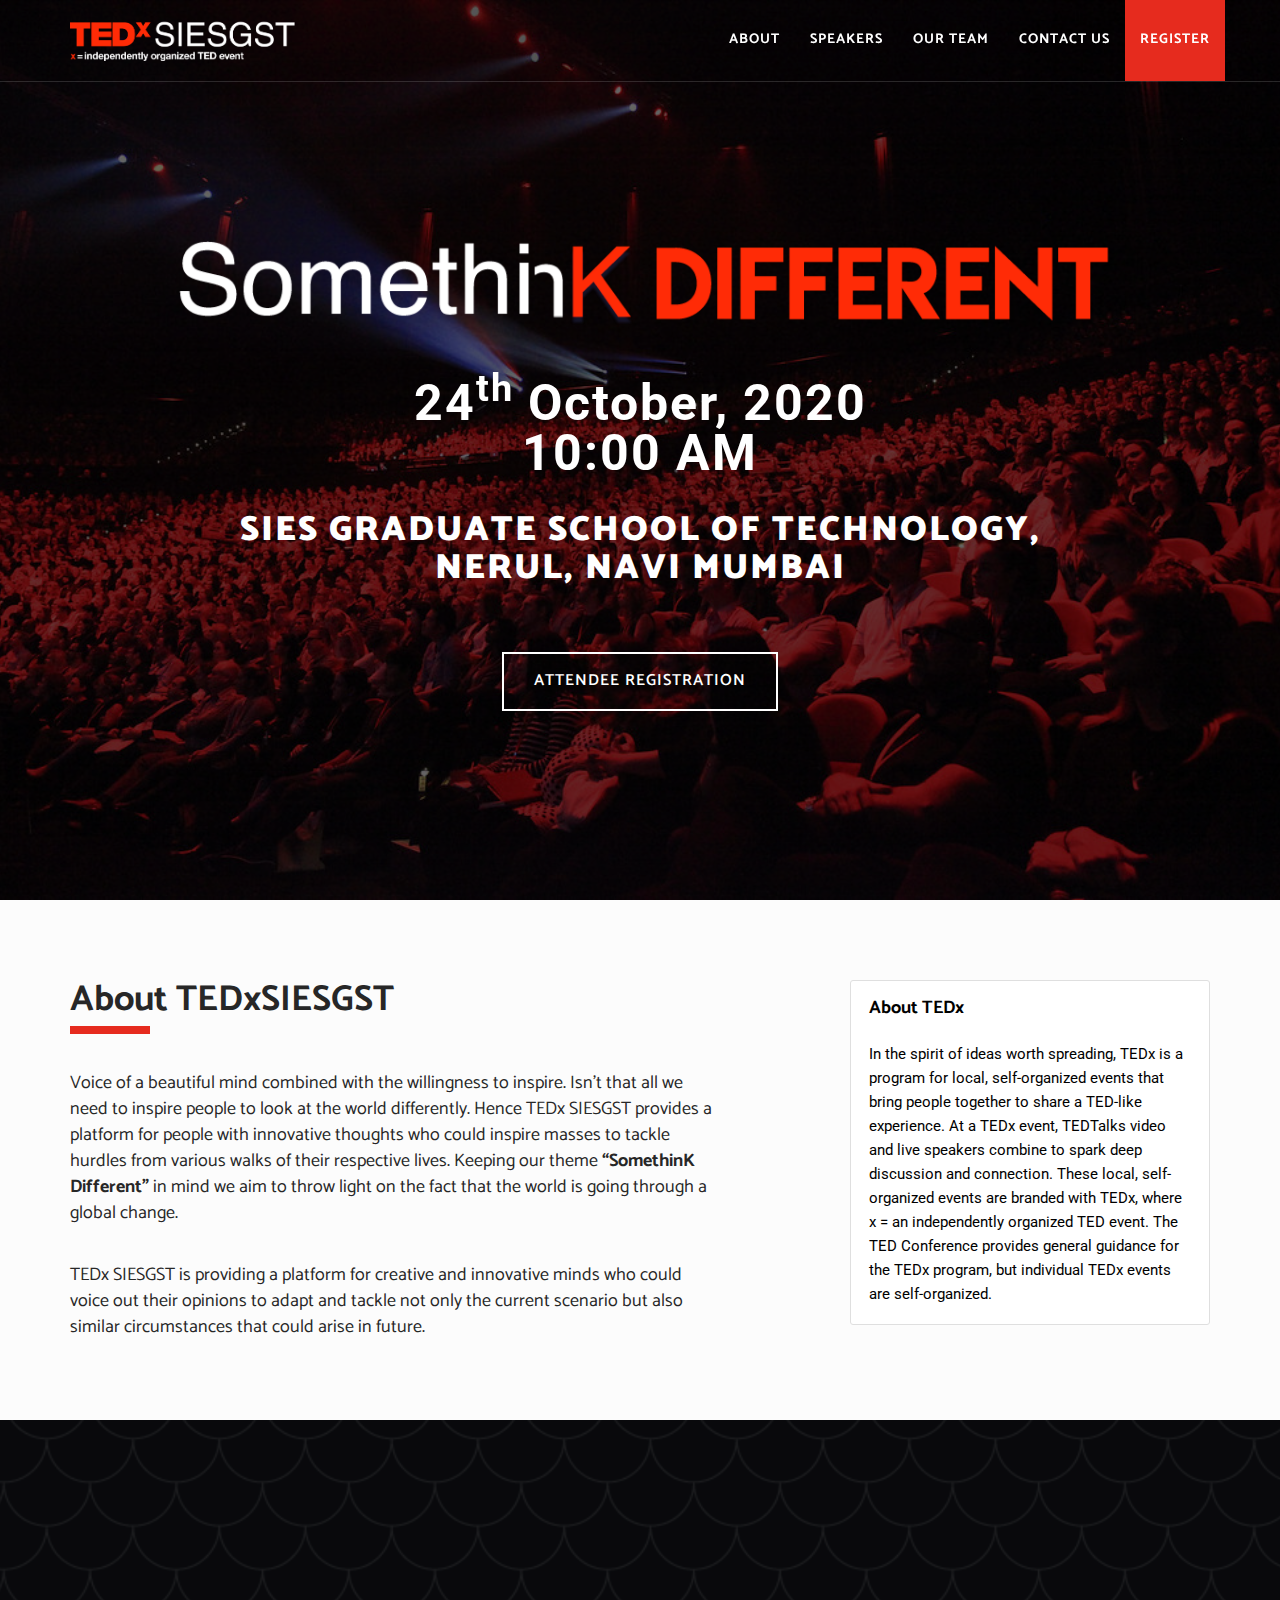
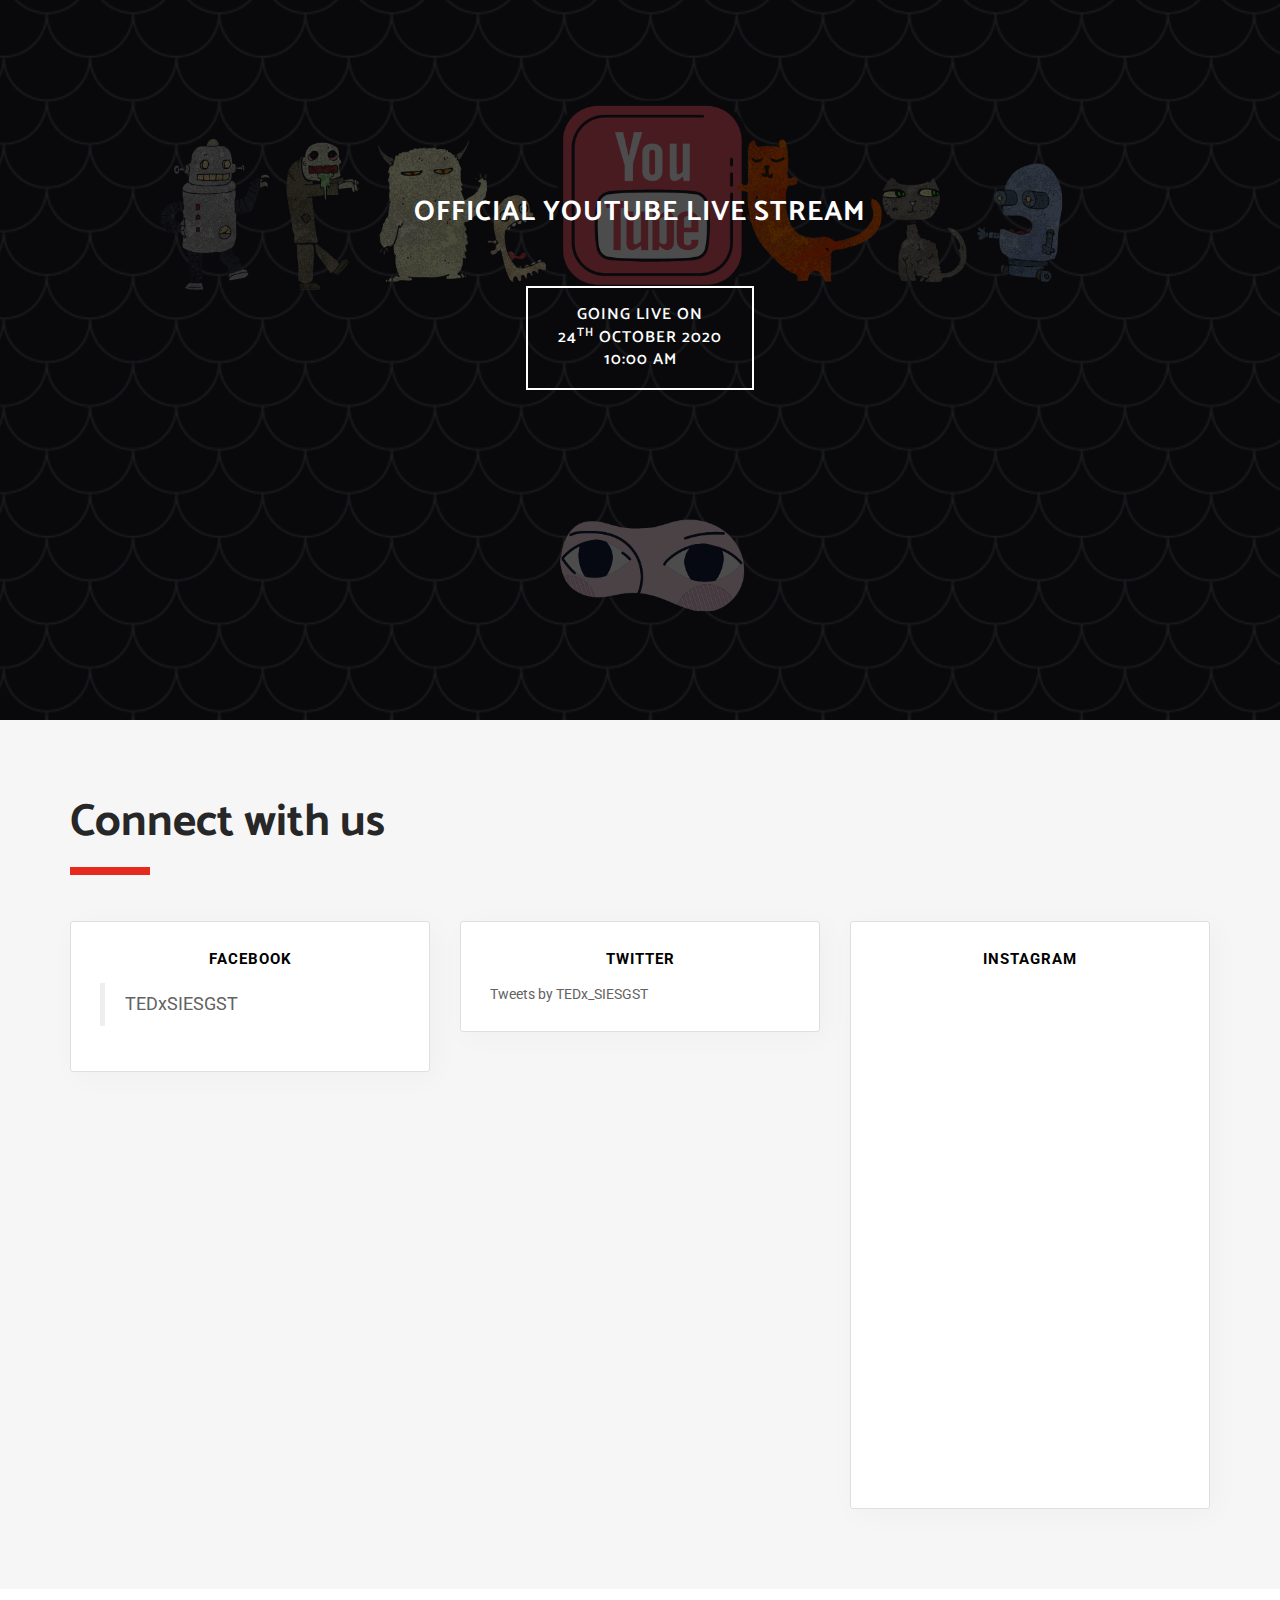
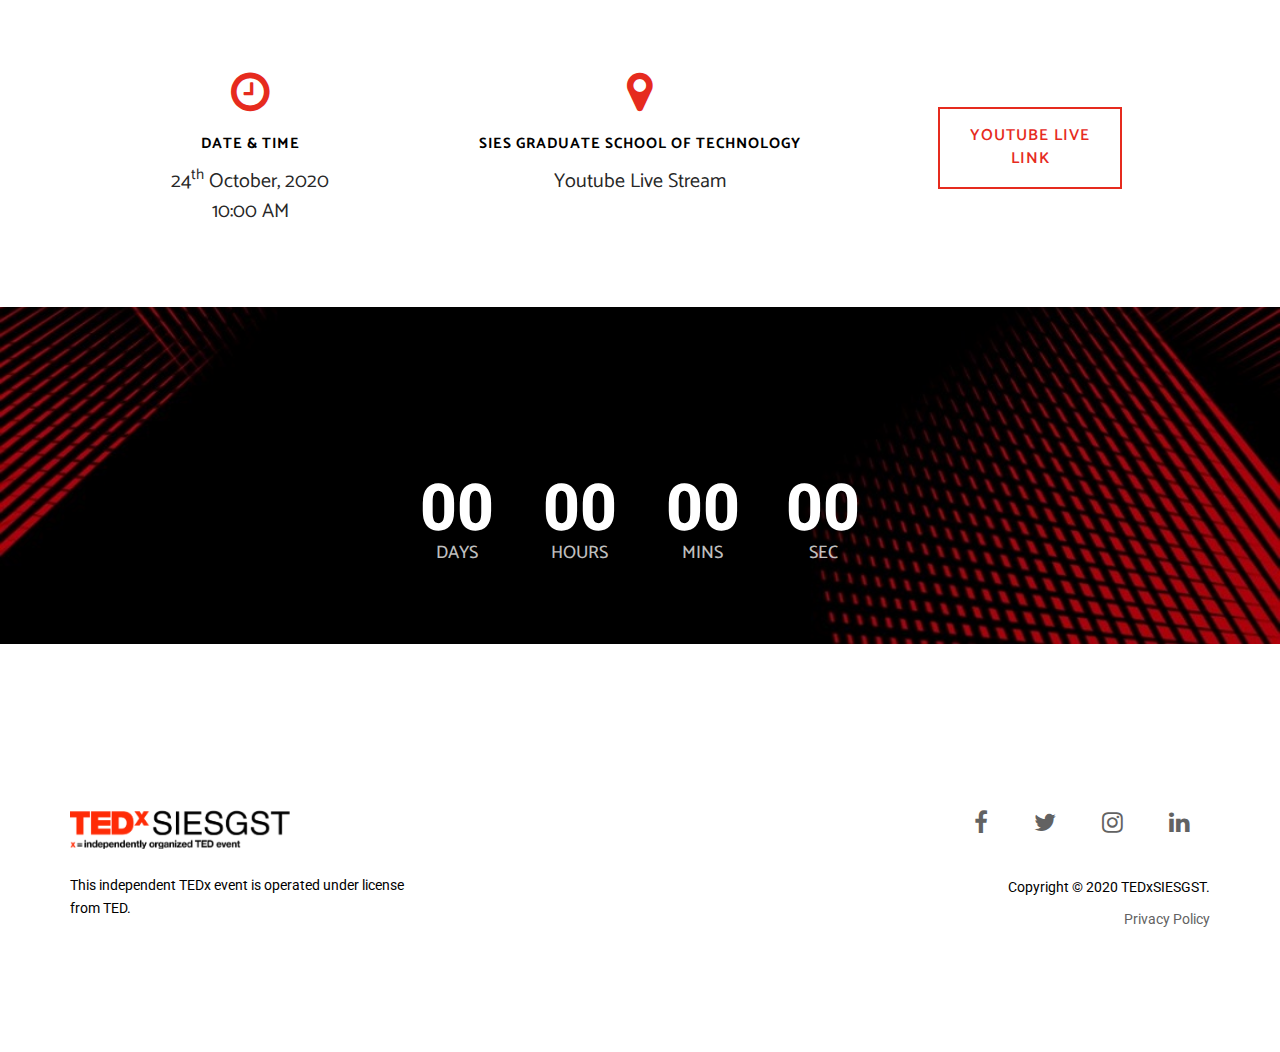
<file: index.html>
<!DOCTYPE html>
<!--[if lt IE 7]>      <html class="no-js lt-ie9 lt-ie8 lt-ie7" lang="en"> <![endif]-->
<!--[if IE 7]>         <html class="no-js lt-ie9 lt-ie8" lang="en"> <![endif]-->
<!--[if IE 8]>         <html class="no-js lt-ie9" lang="en"> <![endif]-->
<!--[if gt IE 8]><!-->
<html class="no-js" lang="en">
  <!--<![endif]-->

  <head>
    <meta charset="utf-8" />
    <meta
      name="viewport"
      content="width=device-width, initial-scale=1.0, maximum-scale=1"
    />
    <meta http-equiv="X-UA-Compatible" content="IE=edge" />

    <!-- Title, icon, description and keywords -->
    <title>TEDxSIESGST | Home</title>
    <link rel="shortcut icon" href="res/images/favicon.ico" />
    <link rel="icon" href="res/images/favicon.ico" />
    <link rel="apple-touch-icon" href="res/images/favicon.ico" />
    <meta
      name="description"
      content="TEDxSIESGST, x = independently organised TED event. SomethinK Different. This October, at SIES Graduate School of Technology."
    />
    <meta
      name="keywords"
      content="TEDx, SIESGST, SIES Graduate School of Technology, Navi Mumbai, event, talks, home, official, online, live, website"
    />

    <!-- Social media tags -->
    <!-- Open Graph -->
    <meta property="og:title" content="TEDxSIESGST" />
    <meta
      property="og:description"
      content="SomethinK Different. This October, at SIES Graduate School of Technology."
    />
    <meta property="og:image" content="https://tedxsiesgst.live/og_icon.png" />
    <meta property="og:url" content="https://tedxsiesgst.live" />
    <meta property="og:type" content="website" />
    <meta property="og:image:type" content="image/png" />
    <meta property="og:image:width" content="512" />
    <meta property="og:image:height" content="512" />
    <meta property="og:image:alt" content="TEDxSIESGST" />
    <!-- Twitter -->
    <meta name="twitter:card" content="summary_large_image" />
    <meta name="twitter:site" content="@TEDxSIESGST" />
    <meta name="twitter:title" content="TEDxSIESGST" />
    <meta
      name="twitter:description"
      content="SomethinK Different. This October, at SIES Graduate School of Technology."
    />
    <meta name="twitter:image" content="https://tedxsiesgst.live/og_icon.png" />
    <!-- Google+ -->
    <meta itemprop="name" content="TEDxSIESGST" />
    <meta
      itemprop="description"
      content="SomethinK Different. This October, at SIES Graduate School of Technology."
    />
    <meta itemprop="image" content="https://tedxsiesgst.live/og_icon.png" />

    <!-- Browser themes -->
    <!-- Chrome, Firefox OS and Opera -->
    <meta name="theme-color" content="#000" />
    <!-- Windows Phone -->
    <meta name="msapplication-navbutton-color" content="#000" />
    <!-- iOS Safari -->
    <meta name="apple-mobile-web-app-status-bar-style" content="#000" />

    <!-- Bootstrap -->
    <link rel="stylesheet" href="res/css/bootstrap.min.css" />

    <!-- Font Icons -->
    <link rel="stylesheet" href="res/css/font-awesome.min.css" />

    <!-- Plugins -->
    <link rel="stylesheet" href="res/css/flickity.min.css" />
    <link rel="stylesheet" href="res/css/magnific-popup.css" />

    <!-- Main styles -->
    <link rel="stylesheet" href="res/css/main.css" />
    <link rel="stylesheet" href="res/css/style.css" />

    <!-- Color skin -->
    <link rel="stylesheet" href="res/css/color_red.css" />

    <!-- Modernizr JS for IE8 support of HTML5 elements and media queries -->
    <!--[if lt IE 8]>
      <script src="res/js/modernizr.min.js"></script>
    <![endif]-->
  </head>

  <body id="page-top">
    <!-- Navigation Start -->
    <nav id="navigation" class="navbar navbar-fixed-top">
      <div class="container">
        <div class="row">
          <div class="navbar-header col-lg-3">
            <button
              type="button"
              class="navbar-toggle collapsed"
              data-toggle="collapse"
              data-target="#navbar"
            >
              <span class="sr-only">Toggle navigation</span>
              <span class="icon-bar"></span>
              <span class="icon-bar"></span>
              <span class="icon-bar"></span>
            </button>

            <a
              class="navbar-brand font-family-alt letter-spacing-1 text-extra-large text-uppercase"
              href="/"
            >
              <img
                class="logo-navbar-dark"
                src="res/images/logos/dark.png"
                alt="TEDxSIESGST"
              />
              <img
                class="logo-navbar-white"
                src="res/images/logos/light.png"
                alt="TEDx_SIESGST"
              />
            </a>
          </div>
          <!-- //.navbar-header -->

          <div id="navbar" class="navbar-collapse collapse col-lg-9 pull-right">
            <ul
              class="nav navbar-nav font-family-alt letter-spacing-1 text-uppercase font-weight-700"
            >
              <li><a href="/about/" class="line-height-unset">About</a></li>
              <li>
                <a href="/speakers/" class="line-height-unset">Speakers</a>
              </li>
              <li>
                <a href="/our-team/" class="line-height-unset">Our Team</a>
              </li>
              <li>
                <a href="/contact/" class="line-height-unset">Contact Us</a>
              </li>
              <li class="bg-base-color">
                <a href="/register/" class="line-height-unset width-100">
                  Register
                </a>
              </li>
            </ul>
          </div>
          <!-- //.navbar-collapse -->
        </div>
        <!-- //.row -->
      </div>
      <!-- //.container -->
    </nav>
    <!-- //Navigation End -->

    <!-- Section - Home Start -->
    <section
      id="home-bg-slideshow"
      class="bg-gray-dark-2 height-100 no-padding overflow-hidden width-100"
    >
      <!-- BG Slideshow -->
      <!-- Slide Show Image 1-->

      <div
        class="bg-slideshow-wrapper flexslider height-100 no-border no-border-radius no-margin width-100"
      >
        <div class="slides height-100 width-100">
          <div
            class="bg-cover bg-overlay-black-6 display-block height-100 width-100"
          >
            <div
              class="display-table height-100 position-absolute position-top position-left width-100"
            >
              <div class="display-table-cell vertical-align-middle">
                <div class="container">
                  <div class="row">
                    <div class="col-md-10 col-md-offset-1 text-center">
                      <picture>
                        <source
                          media="(min-width: 900px)"
                          srcset="./res/images/logos/SD2.png"
                        />
                        <source
                          media="(min-width: 300px)"
                          srcset="./res/images/logos/SD.png"
                        />
                        <img
                          src="OtherImage.png"
                          alt="IfItDoesntMatchAnyMedia"
                        />
                      </picture>

                      <!--   <h1 class="font-family-alt font-weight-900 letter-spacing-2 text-white xs-title-extra-large sm-title-extra-large-3 title-extra-large-5">
                      <span class="text-base-color">SomethinK</span> Different
                    </h1> -->
                      <br />
                      <h3
                        class="font-weight-700 letter-spacing-2 text-white xs-title-large sm-title-extra-large title-extra-large-3"
                      >
                        24<sup>th</sup> October, 2020<br />
                        10:00 AM
                      </h3>
                      <p
                        class="font-family-alt text-white sm-title-small title-medium"
                      ></p>
                      <br />
                      <h4
                        class="font-family-alt font-weight-900 letter-spacing-2 text-uppercase text-white xs-title-small sm-title-medium title-extra-large"
                      >
                        SIES Graduate School of Technology, Nerul, Navi Mumbai
                      </h4>
                      <br />
                      <a
                        href="/register/"
                        class="btn btn-outline-white sm-btn-medium btn-large margin-4-5 no-margin-bottom no-margin-rl"
                      >
                        Attendee Registration
                      </a>
                    </div>
                    <!-- //.col-md-10 -->
                  </div>
                  <!-- //.row -->
                </div>
                <!-- //.container -->
              </div>
              <!-- //.display-table-cell -->
            </div>
            <!-- //.display-table -->
          </div>
          <!-- //.bg-cover -->

          <!-- Slide Show Image 2-->
          <div
            class="bg-cover bg-overlay-black-3 display-block height-100 width-100"
          >
            <div
              class="display-table height-100 position-absolute position-top position-left width-100"
            >
              <div class="display-table-cell vertical-align-middle">
                <div class="container">
                  <div class="row">
                    <div class="col-md-10 col-md-offset-1 text-center">
                      <!--
                    <h1 class="font-family-alt font-weight-900 letter-spacing-2 text-white xs-title-extra-large sm-title-extra-large-3 title-extra-large-5">
                      <span class="text-base-color">SomethinK</span> Different
                    </h1> -->

                      <picture>
                        <source
                          media="(min-width: 900px)"
                          srcset="./res/images/logos/SD2.png"
                        />
                        <source
                          media="(min-width: 300px)"
                          srcset="./res/images/logos/SD.png"
                        />
                        <img
                          src="OtherImage.png"
                          alt="IfItDoesntMatchAnyMedia"
                        />
                      </picture>

                      <br />
                      <h3
                        class="font-weight-700 letter-spacing-2 text-white xs-title-large sm-title-extra-large title-extra-large-3"
                      >
                        24<sup>th</sup> October, 2020<br />
                        10:00 AM
                      </h3>
                      <p
                        class="font-family-alt text-white sm-title-small title-medium"
                      ></p>
                      <br />
                      <h4
                        class="font-family-alt font-weight-900 letter-spacing-2 text-uppercase text-white xs-title-small sm-title-medium title-extra-large"
                      >
                        SIES Graduate School of Technology, Nerul, Navi Mumbai
                      </h4>
                      <br />
                      <a
                        href="/register/"
                        class="btn btn-outline-white sm-btn-medium btn-large margin-4-5 no-margin-bottom no-margin-rl"
                      >
                        Attendee Registration
                      </a>
                    </div>
                    <!-- //.col-md-10 -->
                  </div>
                  <!-- //.row -->
                </div>
                <!-- //.container -->
              </div>
              <!-- //.display-table-cell -->
            </div>
            <!-- //.display-table -->
          </div>
          <!-- //.bg-cover -->

          <!-- Slide Show Image 3-->

          <div
            class="bg-cover bg-overlay-black-7 display-block height-100 width-100"
          >
            <div
              class="display-table height-100 position-absolute position-top position-left width-100"
            >
              <div class="display-table-cell vertical-align-middle">
                <div class="container">
                  <div class="row">
                    <div class="col-md-10 col-md-offset-1 text-center">
                      <!-- <h1 class="font-family-alt font-weight-900 letter-spacing-2 text-white xs-title-extra-large sm-title-extra-large-3 title-extra-large-5">
                      <span class="text-base-color">SomethinK</span> Different 
                    </h1> -->

                      <picture>
                        <source
                          media="(min-width: 900px)"
                          srcset="./res/images/logos/SD2.png"
                        />
                        <source
                          media="(min-width: 300px)"
                          srcset="./res/images/logos/SD.png"
                        />
                        <img
                          src="OtherImage.png"
                          alt="IfItDoesntMatchAnyMedia"
                        />
                      </picture>

                      <br />
                      <h3
                        class="font-weight-700 letter-spacing-2 text-white xs-title-large sm-title-extra-large title-extra-large-3"
                      >
                        24<sup>th</sup> October, 2020<br />
                        10:00 AM
                      </h3>
                      <p
                        class="font-family-alt text-white sm-title-small title-medium"
                      ></p>
                      <br />
                      <h4
                        class="font-family-alt font-weight-900 letter-spacing-2 text-uppercase text-white xs-title-small sm-title-medium title-extra-large"
                      >
                        SIES Graduate School of Technology, Nerul, Navi Mumbai
                      </h4>
                      <br />
                      <a
                        href="/register/"
                        class="btn btn-outline-white sm-btn-medium btn-large margin-4-5 no-margin-bottom no-margin-rl"
                      >
                        Attendee Registration
                      </a>
                    </div>
                    <!-- //.col-md-10 -->
                  </div>
                  <!-- //.row -->
                </div>
                <!-- //.container -->
              </div>
              <!-- //.display-table-cell -->
            </div>
            <!-- //.display-table -->
          </div>
          <!-- //.bg-cover -->
        </div>
        <!-- //.slides -->
      </div>
      <!-- //.bg-slideshow-wrapper -->
    </section>
    <!-- //Section - Home End -->

    <!-- Section - About Start -->
    <section id="about" class="bg-white-3 pull-up">
      <div class="container">
        <div class="row">
          <div class="col-sm-6 col-md-7">
            <h1
              class="font-family-alt font-weight-700 sm-title-large title-extra-large-1 text-gray-dark-2"
            >
              About TEDxSIESGST
            </h1>
            <span
              class="bg-base-color margin-1 no-margin-bottom no-margin-rl separator-line-extra-thick-long"
            ></span>
            <div class="row">
              <div class="col-md-12">
                <p
                  class="font-family-alt margin-5-5 no-margin-bottom no-margin-rl sm-text-large text-extra-large text-gray-dark-2"
                >
                  Voice of a beautiful mind combined with the willingness to
                  inspire. Isn't that all we need to inspire people to look at
                  the world differently. Hence TEDx SIESGST provides a platform
                  for people with innovative thoughts who could inspire masses
                  to tackle hurdles from various walks of their respective
                  lives. Keeping our theme <b>“SomethinK Different” </b>in mind
                  we aim to throw light on the fact that the world is going
                  through a global change.
                </p>
                <p
                  class="font-family-alt margin-5-5 no-margin-bottom no-margin-rl sm-text-large text-extra-large text-gray-dark-2"
                >
                  TEDx SIESGST is providing a platform for creative and
                  innovative minds who could voice out their opinions to adapt
                  and tackle not only the current scenario but also similar
                  circumstances that could arise in future.
                </p>
              </div>
              <!-- //.col-sm-6 -->
            </div>
            <!-- //.row -->
          </div>
          <!-- //.col-sm-6 -->

          <div
            class="col-sm-6 col-md-4 col-md-offset-1 xs-margin-8 xs-no-margin-rl xs-no-margin-bottom"
          >
            <div class="testimonial">
              <div
                class="bg-white border border-gray-light border-round padding-5 width-100"
              >
                <h4 class="font-weight-700 font-family-alt">About TEDx</h4>
                <br />
                <p class="no-margin text-gray-dark- text-large">
                  In the spirit of ideas worth spreading, TEDx is a program for
                  local, self-organized events that bring people together to
                  share a TED-like experience. At a TEDx event, TEDTalks video
                  and live speakers combine to spark deep discussion and
                  connection. These local, self-organized events are branded
                  with TEDx, where x = an independently organized TED event. The
                  TED Conference provides general guidance for the TEDx program,
                  but individual TEDx events are self-organized.
                </p>
              </div>
              <!-- //.bg-white -->
            </div>
            <!-- //.testimonial -->
          </div>
          <!-- //.col-sm-6 -->
        </div>
      </div>
      <!-- //.container -->
    </section>
    <!-- //Section - About End -->

    <!-- Section - Venue Start -->
    <section
      id="venue"
      class="bg-cover bg-overlay-black-7 display-table height-100 no-padding width-100"
    >
      <div class="display-table-cell vertical-align-middle">
        <div class="container">
          <div class="row">
            <div class="col-md-8 col-md-offset-2 text-center">
              <!-- <br><br><h3 class="display-block font-family-alt font-weight-900 letter-spacing-2 text-uppercase text-white xs-title-extra-large-4 title-extra-large-4">
              Watch Live
            </h3>----->
              <br />
              <p
                class="font-family-alt letter-spacing-1 margin-3 no-margin-bottom no-margin-rl text-white xs-title-small title-large text-uppercase font-weight-700"
              >
                Official YouTube Live Stream<br />
              </p>
              <br />
              <a
                href="https://youtu.be/MsWcV0A6IwI" onclick="window.open(this.href,'_blank');return false;"
                class="btn btn-outline-white sm-btn-medium btn-large margin-4-5 no-margin-bottom no-margin-rl"
              >
                Going Live On <br> 24<sup>th</sup> October 2020 <br>10:00 AM
              </a>
            </div>
            <!-- //.col-md-8 -->
          </div>
          <!-- //.row -->
        </div>
        <!-- //.container -->
      </div>
      <!-- //.display-table-cell -->
    </section>
    <!-- //Section - Venue End -->

    <!-- Section - Social start -->
    <section id="social" class="bg-gray-light-2 pull-up">
      <div class="container">
        <div class="row">
          <div class="col-md-6">
            <h1
              class="font-family-alt font-weight-700 sm-title-large title-extra-large-2 text-gray-dark-2"
            >
              Connect with us
            </h1>
            <span
              class="bg-base-color margin-4 no-margin-bottom no-margin-rl separator-line-extra-thick-long"
            ></span>
          </div>
        </div>
        <!-- //.row -->
        <br /><br />
        <div class="row">
          <!-- Social Box -->
          <div class="features-box col-sm-6 col-md-4">
            <div
              class="border border-gray-light border-round box-shadow-yes position-relative bg-white"
            >
              <div
                class="display-table height-100 no-padding-rl padding-7 width-100"
              >
                <div
                  class="display-table-cell no-padding-tb padding-8 vertical-align-middle"
                >
                  <span
                    class="display-block font-weight-700 letter-spacing-1 text-large text-uppercase margin-4 no-margin-rl no-margin-top text-center"
                  >
                    Facebook
                  </span>

                  <!-- Facebook plugin -->
                  <div id="fb-root"></div>

                  <script>
                    (function (d, s, id) {
                      var js,
                        fjs = d.getElementsByTagName(s)[0];
                      if (d.getElementById(id)) return;
                      js = d.createElement(s);
                      js.id = id;
                      js.src =
                        "https://connect.facebook.net/en_GB/sdk.js#xfbml=1&version=v2.10&appId=203606196348015";
                      fjs.parentNode.insertBefore(js, fjs);
                    })(document, "script", "facebook-jssdk");
                  </script>

                  <div
                    class="fb-page"
                    data-href="https://www.facebook.com/tedxsiesgst"
                    data-tabs="timeline"
                    data-small-header="true"
                    data-adapt-container-width="true"
                    data-hide-cover="true"
                    data-show-facepile="false"
                  >
                    <blockquote
                      cite="https://www.facebook.com/tedxsiesgst"
                      class="fb-xfbml-parse-ignore"
                    >
                      <a href="https://www.facebook.com/tedxsiesgst"
                        >TEDxSIESGST</a
                      >
                    </blockquote>
                  </div>
                  <!-- //Facebook plugin -->
                </div>
                <!-- //.display-table-cell -->
              </div>
              <!-- //.display-table -->
            </div>
            <!-- //.border -->
          </div>
          <!-- //Social Box -->

          <!-- Social Box -->
          <div
            class="features-box col-sm-6 col-md-4 xs-margin-4 xs-no-margin-rl xs-no-margin-bottom"
          >
            <div
              class="border border-gray-light border-round box-shadow-yes position-relative bg-white"
            >
              <div
                class="display-table height-100 no-padding-rl padding-7 width-100"
              >
                <div
                  class="display-table-cell no-padding-tb padding-8 vertical-align-middle"
                >
                  <span
                    class="display-block font-weight-700 letter-spacing-1 text-large text-uppercase margin-4 no-margin-rl no-margin-top text-center"
                  >
                    Twitter
                  </span>

                  <!-- Twitter timeline -->
                  <a
                    class="twitter-timeline"
                    data-height="493"
                    data-chrome="noheader, nofooter"
                    data-dnt="true"
                    href="https://twitter.com/tedxsiesgst"
                    >Tweets by TEDx_SIESGST</a
                  >
                  <script
                    async
                    src="https://platform.twitter.com/widgets.js"
                    charset="utf-8"
                  ></script>
                  <!-- //Twitter timeline -->
                </div>
                <!-- //.display-table-cell -->
              </div>
              <!-- //.display-table -->
            </div>
            <!-- //.border -->
          </div>
          <!-- //Social Box -->

          <!-- Social Box -->
          <div
            class="features-box col-sm-6 col-md-4 sm-margin-4 sm-no-margin-rl sm-no-margin-bottom"
          >
            <div
              class="border border-gray-light border-round box-shadow-yes position-relative bg-white"
            >
              <div
                class="display-table height-100 no-padding-rl padding-7 width-100"
              >
                <div
                  class="display-table-cell no-padding-tb padding-8 vertical-align-middle"
                >
                  <span
                    class="display-block font-weight-700 letter-spacing-1 text-large text-uppercase margin-4 no-margin-rl no-margin-top text-center"
                  >
                    Instagram
                  </span>

                  <!-- Instagram posts -->
                  <script src="https://snapwidget.com/js/snapwidget.js"></script>
                  <div style="height: 500px; overflow-y: auto">
                    <iframe
                      src="https://snapwidget.com/embed/860219"
                      class="snapwidget-widget"
                      allowTransparency="true"
                      frameborder="0"
                      style="border: none; width: 100%"
                    ></iframe>
                  </div>
                  <!-- //Instagram posts -->
                </div>
                <!-- //.display-table-cell -->
              </div>
              <!-- //.display-table -->
            </div>
            <!-- //.border -->
          </div>
          <!-- //Social Box -->
        </div>
        <!-- //.row -->
      </div>
      <!-- //.container -->
    </section>
    <!-- //Section - Social end -->

    <!-- Section - Event banner start -->
    <section id="event-banner" class="bg-white pull-up">
      <div class="container">
        <div class="row">
          <div class="col-sm-4 text-center">
            <i
              class="fa fa-clock-o display-block text-base-color title-extra-large-2"
            ></i>
            <span
              class="display-block font-family-alt font-weight-700 letter-spacing-1 margin-5 no-margin-bottom no-margin-rl text-large text-uppercase"
            >
              Date &amp; Time
            </span>
            <p
              class="margin-3 font-family-alt no-margin-bottom no-margin-rl title-small text-gray-dark-2"
            >
              24<sup>th</sup> October, 2020<br />
              10:00 AM
            </p>
          </div>
          <!-- //.col-sm-4 -->

          <div
            class="col-sm-4 xs-margin-8 xs-no-margin-bottom xs-no-margin-rl text-center"
          >
            <i
              class="fa fa-map-marker display-block text-base-color title-extra-large-2"
            ></i>
            <span
              class="display-block font-family-alt font-weight-700 letter-spacing-1 margin-5 no-margin-bottom no-margin-rl text-large text-uppercase"
            >
              SIES Graduate School of Technology
            </span>
            <p
              class="margin-3 font-family-alt no-margin-bottom no-margin-rl title-small text-gray-dark-2"
            >
              Youtube Live Stream<br />
            </p>
          </div>
          <!-- //.col-sm-4 -->

          <div
            id="banner-registration"
            class="col-sm-4 xs-margin-8 xs-no-margin-bottom xs-no-margin-rl text-center"
          >
            <a
              href="https://youtu.be/MsWcV0A6IwI" onclick="window.open(this.href,'_blank');return false;"
              class="btn btn-outline-base-color sm-btn-medium btn-large no-margin-rl"
            >
              <span>YouTube Live<br />Link</span>
            </a>
          </div>
          <!-- //.col-sm-4 -->
        </div>
        <!-- //.row -->
      </div>
    </section>
    <!-- //Section - Event banner end -->

    <!-- Section - Parallax banner start -->
    <section
      id="home-bg-parallax"
      class="height-50 no-padding overflow-hidden width-100"
    >
      <!-- BG Parallax -->
      <div
        class="bg-parallax bg-overlay-black-3 width-100"
        style="
          -webkit-background-size: 100% 100% !important;
          background-size: 100% 100% !important;
        "
      ></div>

      <div
        class="display-table height-100 position-absolute position-top position-left width-100"
      >
        <div class="display-table-cell vertical-align-middle">
          <div class="container">
            <div class="row">
              <div class="countdown-timer">
                <div class="days">
                  <span class="value">00</span>
                  <span class="label">DAYS</span>
                </div>
                <div class="hours">
                  <span class="value">00</span>
                  <span class="label">HOURS</span>
                </div>
                <div class="minutes">
                  <span class="value">00</span>
                  <span class="label">MINS</span>
                </div>
                <div class="seconds">
                  <span class="value">00</span>
                  <span class="label">SEC</span>
                </div>
              </div>
            </div>
            <!-- //.row -->
          </div>
          <!-- //.container -->
        </div>
        <!-- //.display-table-cell -->
      </div>
      <!-- //.display-table -->
    </section>
    <!-- //Section - Parallax banner end -->

    <!-- Footer Start -->
    <footer class="footer bg-white">
      <div class="container">
        <div class="row">
          <div class="col-sm-4">
            <div class="footer-logo xs-text-center">
              <img src="./res/images/footer2.png" alt="" />
            </div>
            <!-- //.footer-logo -->
            <p class="disclaimer xs-text-center">
              This independent TEDx event is operated under license from TED.
            </p>
            <!-- //.disclaimer -->
          </div>
          <!-- //.col-sm-4 -->

          <div class="col-sm-8">
            <div class="footer-social text-right">
              <ul
                class="list-inline list-unstyled no-margin xs-text-center xs-title-small title-medium"
              >
                <li>
                  <a href="https://www.facebook.com/tedxsiesgst/"
                    ><i class="fa fa-facebook"></i
                  ></a>
                </li>
                <li>
                  <a href="https://twitter.com/tedxsiesgst"
                    ><i class="fa fa-twitter"></i
                  ></a>
                </li>
                <li>
                  <a href="https://www.instagram.com/tedxsiesgst/"
                    ><i class="fa fa-instagram"></i
                  ></a>
                </li>
                <li>
                  <a href="https://www.linkedin.com/company/tedxsiesgst"
                    ><i class="fa fa-linkedin"></i
                  ></a>
                </li>
                <br />
                <p class="disclaimer xs-text-center">
                  <br />
                  Copyright © 2020 TEDxSIESGST. <br />
                  <a href="/Privacy/privacy.html">Privacy Policy</a>
                </p>
              </ul>
            </div>
            <!-- //.footer-social -->
          </div>
          <!-- //.col-sm-8 -->
        </div>
        <!-- //.row -->
      </div>
      <!-- //.container -->
    </footer>
    <!-- //Footer End -->

    <!-- Scroll to top -->
    <a href="#page-top" class="page-scroll scroll-to-top"
      ><i class="fa fa-angle-up"></i
    ></a>

    <!-- jQuery -->
    <script src="res/js/jquery.min.js"></script>

    <!-- Bootstrap -->
    <script src="res/js/bootstrap.min.js"></script>

    <!-- Plugins -->
    <script src="res/js/pace.min.js"></script>
    <script src="res/js/debouncer.min.js"></script>
    <script src="res/js/jquery.easing.min.js"></script>
    <script src="res/js/jquery.inview.min.js"></script>
    <script src="res/js/jquery.matchHeight.js"></script>
    <script src="res/js/isotope.pkgd.min.js"></script>
    <script src="res/js/imagesloaded.pkgd.min.js"></script>
    <script src="res/js/flickity.pkgd.min.js"></script>
    <script src="res/js/jquery.magnific-popup.min.js"></script>
    <script src="res/js/jquery.validate.min.js"></script>

    <!-- BG slideshow -->
    <script src="res/js/jquery.flexslider.min.js"></script>

    <!-- BG Parallax JS -->
    <script src="res/js/TweenMax.min.js"></script>
    <script src="res/js/ScrollMagic.min.js"></script>
    <script src="res/js/animation.gsap.min.js"></script>

    <!-- Theme -->
    <script src="res/js/main.js"></script>

    <!-- Countdown -->
    <script src="res/js/jquery.countdown.min.js"></script>
    <script src="res/js/countdown.js"></script>
  </body>
</html>
</file>
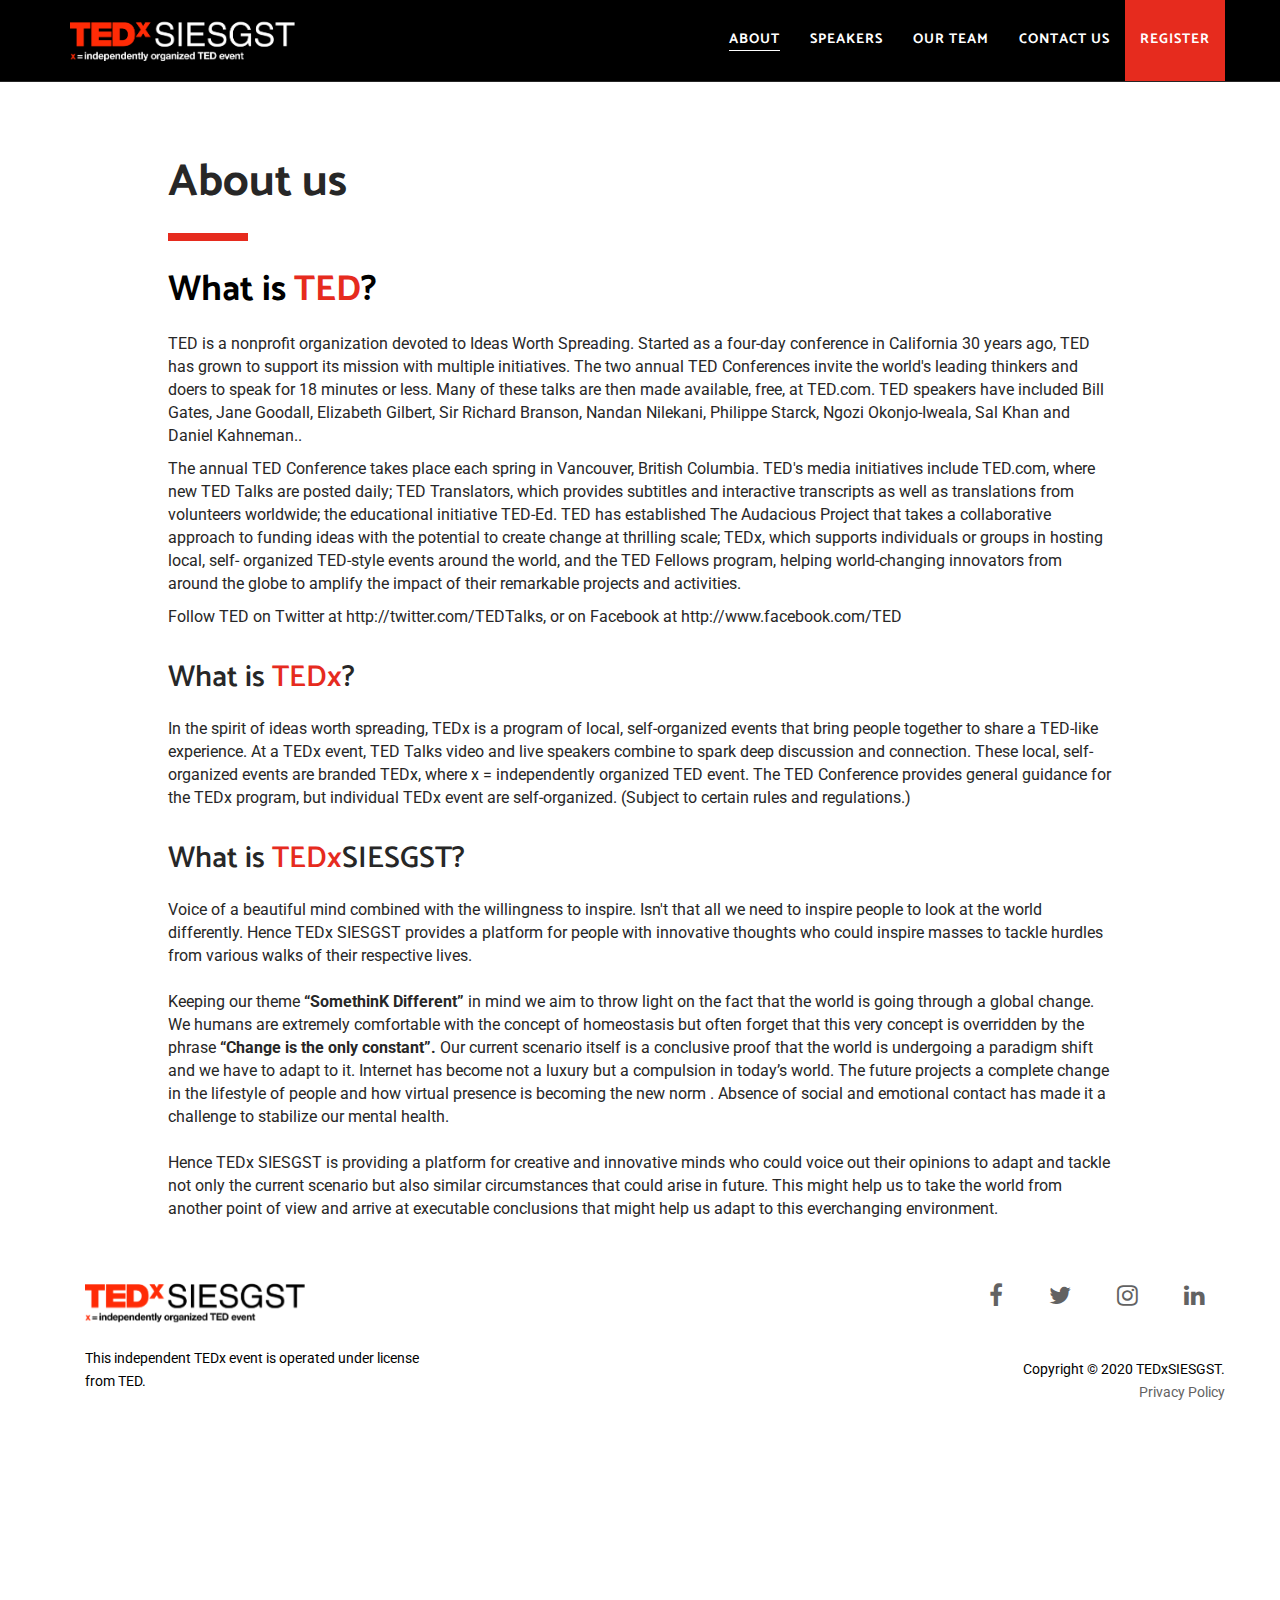
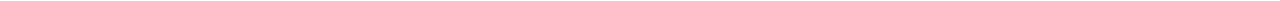
<file: about/index.html>
<!DOCTYPE html>
<!--[if lt IE 7]>      <html class="no-js lt-ie9 lt-ie8 lt-ie7" lang="en"> <![endif]-->
<!--[if IE 7]>         <html class="no-js lt-ie9 lt-ie8" lang="en"> <![endif]-->
<!--[if IE 8]>         <html class="no-js lt-ie9" lang="en"> <![endif]-->
<!--[if gt IE 8]><!-->
<html class="no-js" lang="en">
<!--<![endif]-->

<head>
  <meta charset="utf-8">
  <meta name="viewport" content="width=device-width, initial-scale=1.0, maximum-scale=1">
  <meta http-equiv="X-UA-Compatible" content="IE=edge">

  <!-- Title, icon, description and keywords -->
  <title>About TEDx | TEDxSIES</title>
  <link rel="shortcut icon" href="../res/images/favicon.ico">
  <link rel="icon" href="../res/images/favicon.ico">
  <link rel="apple-touch-icon" href="../res/images/favicon.ico">
  <meta name="description" content="About TEDxSIES, x = independently organised TED event. SomethinK Different. This October, at SIES Graduate School of Technology.">
  <meta name="keywords" content="TEDx, SIESGST, SIES Graduate School of Technology, Navi Mumbai, event, talks, home, official, online, live, website">

  <!-- Social media tags -->
  <!-- Open Graph -->
  <meta property="og:title" content="About TEDx | TEDxSIES">
  <meta property="og:description" content="About TEDxSIES, x = independently organised TED event. SomethinK Different. This October, at SIES Graduate School of Technology.">
  <meta property="og:image" content="https://tedxsiesgst.live/og_icon.png">
  <meta property="og:url" content="https://tedxsiesgst.live">
  <meta property="og:type" content="website" />
  <meta property="og:image:type" content="image/png" />
  <meta property="og:image:width" content="512" />
  <meta property="og:image:height" content="512" />
  <meta property="og:image:alt" content="TEDxSIESGST" />
  <!-- Twitter -->
  <meta name="twitter:card" content="summary_large_image">
  <meta name="twitter:site" content="@TEDxSIESGST">
  <meta name="twitter:title" content="About TEDx | TEDxSIES" />
  <meta name="twitter:description" content="About TEDxSIES, x = independently organised TED event. SomethinK Different. This October, at SIES Graduate School of Technology." />
  <meta name="twitter:image" content="https://tedxsiesgst.live/og_icon.png" />
  <!-- Google+ -->
  <meta itemprop="name" content="About TEDx | TEDxSIES">
  <meta itemprop="description" content="About TEDxSIES, x = independently organised TED event. SomethinK Different. This October, at SIES Graduate School of Technology.">
  <meta itemprop="image" content="https://tedxsiesgst.live/og_icon.png">

  <!-- Browser themes -->
  <!-- Chrome, Firefox OS and Opera -->
  <meta name="theme-color" content="#000">
  <!-- Windows Phone -->
  <meta name="msapplication-navbutton-color" content="#000">
  <!-- iOS Safari -->
  <meta name="apple-mobile-web-app-status-bar-style" content="#000">

  <!-- Bootstrap -->
  <link rel="stylesheet" href="../res/css/bootstrap.min.css">

  <!-- Font Icons -->
  <link rel="stylesheet" href="../res/css/font-awesome.min.css">

  <!-- Plugins -->
  <link rel="stylesheet" href="../res/css/flickity.min.css">
  <link rel="stylesheet" href="../res/css/magnific-popup.css">

  <!-- Main styles -->
  <link rel="stylesheet" href="../res/css/main.css">
  <link rel="stylesheet" href="../res/css/style.css">

  <!-- Color skin -->
  <link rel="stylesheet" href="../res/css/color_red.css">

  <!-- Modernizr JS for IE8 support of HTML5 elements and media queries -->
  <!--[if lt IE 8]>
  <script src="../res/js/modernizr.min.js"></script>
  <![endif]-->
</head>

<body id="page-top">
  <!-- Navigation Start -->
  <nav id="navigation" class="navbar navbar-fixed-top navbar-dark">
    <div class="container">
      <div class="row">
        <div class="navbar-header col-lg-3">
          <button type="button" class="navbar-toggle collapsed" data-toggle="collapse" data-target="#navbar">
            <span class="sr-only">Toggle navigation</span>
            <span class="icon-bar"></span>
            <span class="icon-bar"></span>
            <span class="icon-bar"></span>
          </button>

          <a class="navbar-brand font-family-alt letter-spacing-1 text-extra-large text-uppercase" href="/">
            <img class="logo-navbar-dark" src="../res/images/logos/dark.png" alt=""/>
            <img class="logo-navbar-white" src="../res/images/logos/light.png" alt=""/>
          </a>
        </div>
        <!-- //.navbar-header -->

        <div id="navbar" class="navbar-collapse collapse col-lg-9 pull-right">
          <ul class="nav navbar-nav font-family-alt letter-spacing-1 text-uppercase font-weight-700">
            <li class="active"><a href="/about/" class="page-scroll">About</a></li>
            <li><a href="/speakers/" class="line-height-unset">Speakers</a></li>
            <li><a href="/our-team/" class="line-height-unset">Our Team</a></li>
            <li><a href="/contact/" class="line-height-unset">Contact Us</a></li>
            <li class="bg-base-color">
              <a href="/register/" class="line-height-unset width-100">
                Register
              </a>
            </li>
          </ul>
        </div>
        <!-- //.navbar-collapse -->
      </div>
      <!-- //.row -->
    </div>
    <!-- //.container -->
  </nav>
  <!-- //Navigation End -->



  <!-- Section - Alumni Start -->
  <section id="alumni" class="bg-white">
    <div class="container">
      <div class="row no-padding-rl">
        <div class="col-md-10 col-md-offset-1">
          <h1 class="font-family-alt font-weight-700 sm-title-large title-extra-large-2 text-gray-dark-2">
            About us
          </h1>
          <span class="bg-base-color xs-margin-6 xs-no-margin-rl margin-3 no-margin-rl separator-line-extra-thick-long"></span>
                <h1 class="font-family-alt font-weight-700">
                  What is <span class="text-base-color">TED</span>?
                </h1>
          <br>
          <div class="text-gray-dark-2">

            <p class="text-justify-center">TED is a nonprofit organization devoted to Ideas Worth Spreading. Started as a four-day conference in California 30 years ago, TED has grown to support its mission with multiple initiatives. The two annual TED Conferences invite the world's leading thinkers and doers to speak for 18 minutes or less. Many of these talks are then made available, free, at TED.com. TED speakers have included Bill Gates, Jane Goodall, Elizabeth Gilbert, Sir Richard Branson, Nandan Nilekani, Philippe Starck, Ngozi Okonjo-Iweala, Sal Khan and Daniel Kahneman..</p>

            <p class="text-justify-center">The annual TED Conference takes place each spring in Vancouver, British Columbia. TED's media initiatives include TED.com, where new TED Talks are posted daily; TED Translators, which provides subtitles and interactive transcripts as well as translations from volunteers worldwide; the educational initiative TED-Ed. TED has established The Audacious Project that takes a collaborative approach to funding ideas with the potential to create change at thrilling scale; TEDx, which supports individuals or groups in hosting local, self- organized TED-style events around the world, and the TED Fellows program, helping world-changing innovators from around the globe to amplify the impact of their remarkable projects and activities.</p>

            <p class="text-justify" >Follow TED on Twitter at http://twitter.com/TEDTalks, or on Facebook at http://www.facebook.com/TED</p>
          </div>
            <br>
          <div class="text-gray-dark-2">
            <h2 class="font-family-alt font-weight-600 ">
             What is  <span class="text-base-color">TEDx</span>?
            </h2>
            <br>
            <p class="text-justify-center"> In the spirit of ideas worth spreading, TEDx is a program of local, self-organized events that bring people together to share a TED-like experience. At a TEDx event, TED Talks video and live speakers combine to spark deep discussion and connection. These local, self-organized events are branded TEDx, where x = independently organized TED event. The TED Conference provides general guidance for the TEDx program, but individual TEDx event are self-organized. (Subject to certain rules and regulations.) </p>
          <br>
          <h2 class="font-family-alt font-weight-600">
            What is <span class="text-base-color">TEDx</span>SIESGST?
          </h2>
          <br>
          <p class="text-justify-center">
            Voice of a beautiful mind combined with the willingness to inspire. Isn't that all we need to inspire people to look at the world differently. Hence TEDx SIESGST provides a platform for people with innovative thoughts who could inspire masses to tackle hurdles from various walks of their respective lives.<br><br>

            Keeping our theme <b>“SomethinK Different”</b>  in mind we aim to throw light on the fact that the world is going through a global change. We humans are extremely comfortable with the concept of homeostasis but often forget that this very concept is overridden by the phrase <b>“Change is the only constant”.</b> Our current scenario itself is a conclusive proof that the world is undergoing a paradigm shift and we have to adapt to it. Internet has become not a luxury but a compulsion in today’s world. The future projects a complete change in the lifestyle of people and how virtual presence is becoming the new norm . Absence of social and emotional contact has made it a challenge to stabilize our mental health.
           <br><br> 
            Hence TEDx SIESGST is providing a platform for creative and innovative minds who could voice out their opinions to adapt and tackle not only the current scenario but also similar circumstances that could arise in future. This might help us to take the world from another point of view and arrive at executable conclusions that might help us adapt to this everchanging environment.
            

          </p>
          </div>
        </div>
        <!-- //.col-md-10 -->
      </div>
      <!-- //.row -->

  


  <!-- Section - Parallax banner start -->
  <section id="home-bg-parallax" class="height-50 no-padding overflow-hidden width-100">
    <!-- BG Parallax -->
    <div class="bg-parallax bg-overlay-black-5 width-100"></div>

    <div class="display-table height-100 position-absolute position-top position-left width-100">
      <div class="display-table-cell vertical-align-middle">
        <div class="container">
          <div class="row">
            <div class="countdown-timer">
              <div class="days">
                <span class="value">00</span>
                <span class="label">DAYS</span>
              </div>
              <div class="hours">
                <span class="value">00</span>
                <span class="label">HOURS</span>
              </div>
              <div class="minutes">
                <span class="value">00</span>
                <span class="label">MINS</span>
              </div>
              <div class="seconds">
                <span class="value">00</span>
                <span class="label">SEC</span>
              </div>
            </div>
          </div>
          <!-- //.row -->
        </div>
        <!-- //.container -->
      </div>
      <!-- //.display-table-cell -->
    </div>
    <!-- //.display-table -->
  </section>
  <!-- //Section - Parallax banner end -->



  <!-- Footer Start -->
  <footer class="footer bg-white">
    <div class="container">
      <div class="row">
        <div class="col-sm-4">
          <div class="footer-logo xs-text-center">
            <img src="../res/images/footer2.png" alt="">
          </div>
          <!-- //.footer-logo -->
          <p class="disclaimer xs-text-center">
            This independent TEDx event is operated under license from TED.
          </p>
          <!-- //.disclaimer -->
        </div>
        <!-- //.col-sm-4 -->

        <div class="col-sm-8">
          <div class="footer-social text-right">
            <ul class="list-inline list-unstyled no-margin xs-text-center xs-title-small title-medium">
              <li><a href="https://www.facebook.com/tedxsiesgst/"><i class="fa fa-facebook"></i></a></li>
              <li><a href="https://twitter.com/TEDxSIESGST"><i class="fa fa-twitter"></i></a></li>
              <li><a href="https://www.instagram.com/tedxSiesgst/"><i class="fa fa-instagram"></i></a></li>
              <li><a href="https://www.linkedin.com/company/tedxsiesgst"><i class="fa fa-linkedin"></i></a></li>
            </ul>
            <br>
              <p class="disclaimer xs-text-center">
           
                <br>
                Copyright © 2020 TEDxSIESGST. <br> <a href="/Privacy/privacy.html" >Privacy Policy</a>
              </p>
          </div>
          <!-- //.footer-social -->
        </div>
        <!-- //.col-sm-8 -->
      </div>
      <!-- //.row -->
    </div>
    <!-- //.container -->
  </footer>
  <!-- //Footer End -->


  <!-- Scroll to top -->
  <a href="#page-top" class="page-scroll scroll-to-top"><i class="fa fa-angle-up"></i></a>


  <!-- jQuery -->
  <script src="../res/js/jquery.min.js"></script>

  <!-- Bootstrap -->
  <script src="../res/js/bootstrap.min.js"></script>

  <!-- Plugins -->
  <script src="../res/js/pace.min.js"></script>
  <script src="../res/js/debouncer.min.js"></script>
  <script src="../res/js/jquery.easing.min.js"></script>
  <script src="../res/js/jquery.inview.min.js"></script>
  <script src="../res/js/jquery.matchHeight.js"></script>
  <script src="../res/js/isotope.pkgd.min.js"></script>
  <script src="../res/js/imagesloaded.pkgd.min.js"></script>
  <script src="../res/js/flickity.pkgd.min.js"></script>
  <script src="../res/js/jquery.magnific-popup.min.js"></script>
  <script src="../res/js/jquery.validate.min.js"></script>

  <!-- BG Parallax JS -->
  <script src="../res/js/TweenMax.min.js"></script>
  <script src="../res/js/ScrollMagic.min.js"></script>
  <script src="../res/js/animation.gsap.min.js"></script>

  <!-- Theme -->
  <script src="../res/js/main.js"></script>

  <!-- Countdown -->
  <script src="../res/js/jquery.countdown.min.js"></script>
  <script src="../res/js/countdown.js"></script>

</body>

</html>
</file>
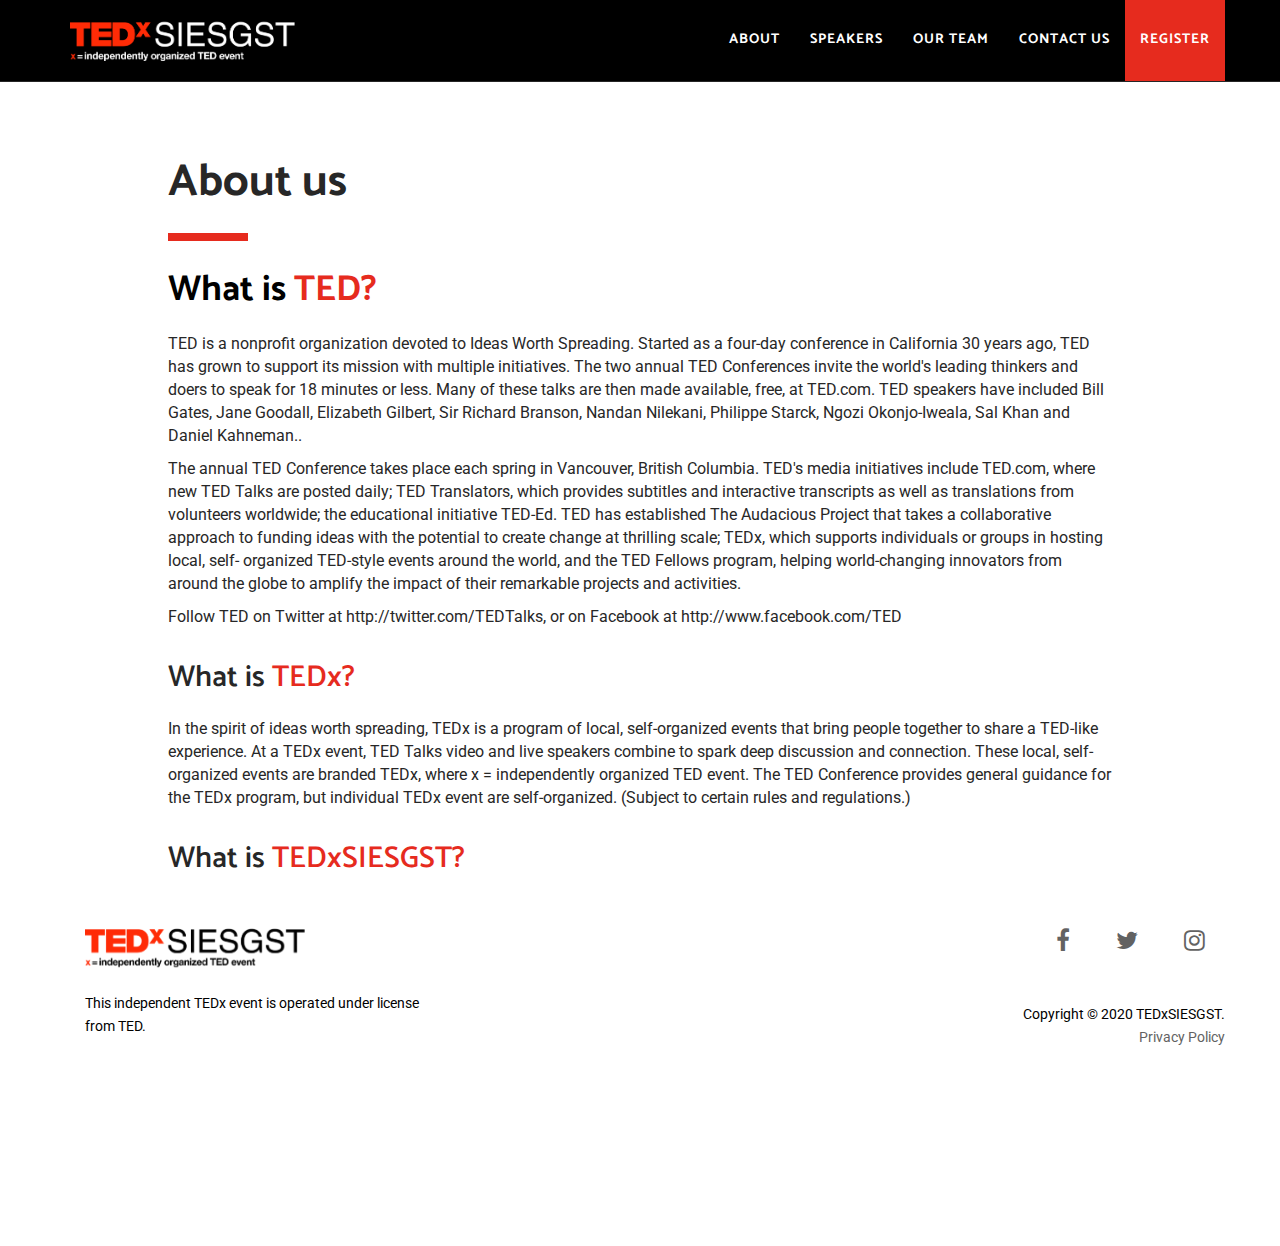
<file: alumni/index.html>
<!DOCTYPE html>
<!--[if lt IE 7]>      <html class="no-js lt-ie9 lt-ie8 lt-ie7" lang="en"> <![endif]-->
<!--[if IE 7]>         <html class="no-js lt-ie9 lt-ie8" lang="en"> <![endif]-->
<!--[if IE 8]>         <html class="no-js lt-ie9" lang="en"> <![endif]-->
<!--[if gt IE 8]><!-->
<html class="no-js" lang="en">
<!--<![endif]-->

<head>
  <meta charset="utf-8">
  <meta name="viewport" content="width=device-width, initial-scale=1.0, maximum-scale=1">
  <meta http-equiv="X-UA-Compatible" content="IE=edge">

  <!-- Title, icon, description and keywords -->
  <title>About TEDx | TEDxSIES</title>
  <link rel="shortcut icon" href="../res/images/favicon.ico">
  <link rel="icon" href="../res/images/favicon.ico">
  <link rel="apple-touch-icon" href="../res/images/favicon.ico">
  <meta name="description" content="Alumni of JMI. TEDxJMI, x = independently organised TED event. Igniting Minds. This October, at Jamia Millia Islamia.">
  <meta name="keywords" content="TEDx, JMI, Jamia Millia Islamia, New Delhi, event, talks">

  <!-- Social media tags -->
  <!-- Open Graph -->
  <meta property="og:title" content="Alumni of JMI">
  <meta property="og:description" content="TEDxJMI - Igniting Minds. This October, at Jamia Millia Islamia.">
  <meta property="og:image" content="https://tedxjmi.com/res/images/logos/light-social.jpg">
  <meta property="og:url" content="https://tedxjmi.com/alumni">
  <!-- Twitter -->
  <meta name="twitter:card" content="summary_large_image">
  <meta name="twitter:site" content="@TEDxSIEGST">
  <!-- Google+ -->
  <meta itemprop="name" content="About Tedxsiesgst">
  <meta itemprop="description" content="TEDxJMI - Igniting Minds. This October, at Jamia Millia Islamia.">
  <meta itemprop="image" content="https://tedxjmi.com/res/images/logos/light-social.jpg">

  <!-- Browser themes -->
  <!-- Chrome, Firefox OS and Opera -->
  <meta name="theme-color" content="#000">
  <!-- Windows Phone -->
  <meta name="msapplication-navbutton-color" content="#000">
  <!-- iOS Safari -->
  <meta name="apple-mobile-web-app-status-bar-style" content="#000">

  <!-- Bootstrap -->
  <link rel="stylesheet" href="../res/css/bootstrap.min.css">

  <!-- Font Icons -->
  <link rel="stylesheet" href="../res/css/font-awesome.min.css">

  <!-- Plugins -->
  <link rel="stylesheet" href="../res/css/flickity.min.css">
  <link rel="stylesheet" href="../res/css/magnific-popup.css">

  <!-- Main styles -->
  <link rel="stylesheet" href="../res/css/main.css">
  <link rel="stylesheet" href="../res/css/style.css">

  <!-- Color skin -->
  <link rel="stylesheet" href="../res/css/color_red.css">

  <!-- Modernizr JS for IE8 support of HTML5 elements and media queries -->
  <!--[if lt IE 8]>
  <script src="../res/js/modernizr.min.js"></script>
  <![endif]-->
</head>

<body id="page-top">
  <!-- Navigation Start -->
  <nav id="navigation" class="navbar navbar-fixed-top navbar-dark">
    <div class="container">
      <div class="row">
        <div class="navbar-header col-lg-3">
          <button type="button" class="navbar-toggle collapsed" data-toggle="collapse" data-target="#navbar">
            <span class="sr-only">Toggle navigation</span>
            <span class="icon-bar"></span>
            <span class="icon-bar"></span>
            <span class="icon-bar"></span>
          </button>

          <a class="navbar-brand font-family-alt letter-spacing-1 text-extra-large text-uppercase" href="/">
            <img class="logo-navbar-dark" src="../res/images/logos/dark.png" alt=""/>
            <img class="logo-navbar-white" src="../res/images/logos/light.png" alt=""/>
          </a>
        </div>
        <!-- //.navbar-header -->

        <div id="navbar" class="navbar-collapse collapse col-lg-9 pull-right">
          <ul class="nav navbar-nav font-family-alt letter-spacing-1 text-uppercase font-weight-700">
            <li><a href="/alumni/" class="page-scroll">About</a></li>
            <li><a href="/speakers/" class="line-height-unset">Speakers</a></li>
            <li><a href="/our-team/" class="line-height-unset">Our Team</a></li>
            <li><a href="/contact/" class="line-height-unset">Contact Us</a></li>
            <li class="bg-base-color">
              <a href="/register/" class="line-height-unset width-100">
                Register
              </a>
            </li>
          </ul>
        </div>
        <!-- //.navbar-collapse -->
      </div>
      <!-- //.row -->
    </div>
    <!-- //.container -->
  </nav>
  <!-- //Navigation End -->



  <!-- Section - Alumni Start -->
  <section id="alumni" class="bg-white">
    <div class="container">
      <div class="row no-padding-rl">
        <div class="col-md-10 col-md-offset-1">
          <h1 class="font-family-alt font-weight-700 sm-title-large title-extra-large-2 text-gray-dark-2">
            About us
          </h1>
          <span class="bg-base-color xs-margin-6 xs-no-margin-rl margin-3 no-margin-rl separator-line-extra-thick-long"></span>
                <h1 class="font-family-alt font-weight-700">
                  What is <span class="text-base-color">TED?</span>
                </h1>
          <br>
          <div class="text-gray-dark-2">

            <p class="text-justify-center">TED is a nonprofit organization devoted to Ideas Worth Spreading. Started as a four-day conference in California 30 years ago, TED has grown to support its mission with multiple initiatives. The two annual TED Conferences invite the world's leading thinkers and doers to speak for 18 minutes or less. Many of these talks are then made available, free, at TED.com. TED speakers have included Bill Gates, Jane Goodall, Elizabeth Gilbert, Sir Richard Branson, Nandan Nilekani, Philippe Starck, Ngozi Okonjo-Iweala, Sal Khan and Daniel Kahneman..</p>

            <p class="text-justify-center">The annual TED Conference takes place each spring in Vancouver, British Columbia. TED's media initiatives include TED.com, where new TED Talks are posted daily; TED Translators, which provides subtitles and interactive transcripts as well as translations from volunteers worldwide; the educational initiative TED-Ed. TED has established The Audacious Project that takes a collaborative approach to funding ideas with the potential to create change at thrilling scale; TEDx, which supports individuals or groups in hosting local, self- organized TED-style events around the world, and the TED Fellows program, helping world-changing innovators from around the globe to amplify the impact of their remarkable projects and activities.</p>

            <p class="text-justify" >Follow TED on Twitter at http://twitter.com/TEDTalks, or on Facebook at http://www.facebook.com/TED</p>
          </div>
            <br>
          <div class="text-gray-dark-2">
            <h2 class="font-family-alt font-weight-600 ">
             What is  <span class="text-base-color">TEDx?</span>
            </h2>
            <br>
            <p class="text-justify-center"> In the spirit of ideas worth spreading, TEDx is a program of local, self-organized events that bring people together to share a TED-like experience. At a TEDx event, TED Talks video and live speakers combine to spark deep discussion and connection. These local, self-organized events are branded TEDx, where x = independently organized TED event. The TED Conference provides general guidance for the TEDx program, but individual TEDx event are self-organized. (Subject to certain rules and regulations.) </p>
          <br>
          <h2 class="font-family-alt font-weight-600">
            What is <span class="text-base-color">TEDxSIESGST?</span> 
          </h2>
          </div>
        </div>
        <!-- //.col-md-10 -->
      </div>
      <!-- //.row -->

  

  



  <!-- Section - Parallax banner start -->
  <section id="home-bg-parallax" class="height-50 no-padding overflow-hidden width-100">
    <!-- BG Parallax -->
    <div class="bg-parallax bg-overlay-black-5 width-100"></div>

    <div class="display-table height-100 position-absolute position-top position-left width-100">
      <div class="display-table-cell vertical-align-middle">
        <div class="container">
          <div class="row">
            <div class="countdown-timer">
              <div class="days">
                <span class="value">00</span>
                <span class="label">DAYS</span>
              </div>
              <div class="hours">
                <span class="value">00</span>
                <span class="label">HOURS</span>
              </div>
              <div class="minutes">
                <span class="value">00</span>
                <span class="label">MINS</span>
              </div>
              <div class="seconds">
                <span class="value">00</span>
                <span class="label">SEC</span>
              </div>
            </div>
          </div>
          <!-- //.row -->
        </div>
        <!-- //.container -->
      </div>
      <!-- //.display-table-cell -->
    </div>
    <!-- //.display-table -->
  </section>
  <!-- //Section - Parallax banner end -->



  <!-- Footer Start -->
  <footer class="footer bg-white">
    <div class="container">
      <div class="row">
        <div class="col-sm-4">
          <div class="footer-logo xs-text-center">
            <img src="../res/images/footer2.png" alt="">
          </div>
          <!-- //.footer-logo -->
          <p class="disclaimer xs-text-center">
            This independent TEDx event is operated under license from TED.
          </p>
          <!-- //.disclaimer -->
        </div>
        <!-- //.col-sm-4 -->

        <div class="col-sm-8">
          <div class="footer-social text-right">
            <ul class="list-inline list-unstyled no-margin xs-text-center xs-title-small title-medium">
              <li><a href="https://www.facebook.com/tedxsiesgst/"><i class="fa fa-facebook"></i></a></li>
              <li><a href="https://twitter.com/TEDxSIESGST"><i class="fa fa-twitter"></i></a></li>
              <li><a href="https://www.instagram.com/tedxSiesgst/"><i class="fa fa-instagram"></i></a></li>
            </ul>
            <br>
              <p class="disclaimer xs-text-center">
           
                <br>
                Copyright © 2020 TEDxSIESGST. <br> <a href="/Privacy/privacy.html" >Privacy Policy</a>
              </p>
          </div>
          <!-- //.footer-social -->
        </div>
        <!-- //.col-sm-8 -->
      </div>
      <!-- //.row -->
    </div>
    <!-- //.container -->
  </footer>
  <!-- //Footer End -->


  <!-- Scroll to top -->
  <a href="#page-top" class="page-scroll scroll-to-top"><i class="fa fa-angle-up"></i></a>


  <!-- jQuery -->
  <script src="../res/js/jquery.min.js"></script>

  <!-- Bootstrap -->
  <script src="../res/js/bootstrap.min.js"></script>

  <!-- Plugins -->
  <script src="../res/js/pace.min.js"></script>
  <script src="../res/js/debouncer.min.js"></script>
  <script src="../res/js/jquery.easing.min.js"></script>
  <script src="../res/js/jquery.inview.min.js"></script>
  <script src="../res/js/jquery.matchHeight.js"></script>
  <script src="../res/js/isotope.pkgd.min.js"></script>
  <script src="../res/js/imagesloaded.pkgd.min.js"></script>
  <script src="../res/js/flickity.pkgd.min.js"></script>
  <script src="../res/js/jquery.magnific-popup.min.js"></script>
  <script src="../res/js/jquery.validate.min.js"></script>

  <!-- BG Parallax JS -->
  <script src="../res/js/TweenMax.min.js"></script>
  <script src="../res/js/ScrollMagic.min.js"></script>
  <script src="../res/js/animation.gsap.min.js"></script>

  <!-- Theme -->
  <script src="../res/js/main.js"></script>

  <!-- Countdown -->
  <script src="../res/js/jquery.countdown.min.js"></script>
  <script src="../res/js/countdown.js"></script>

</body>

</html>
</file>
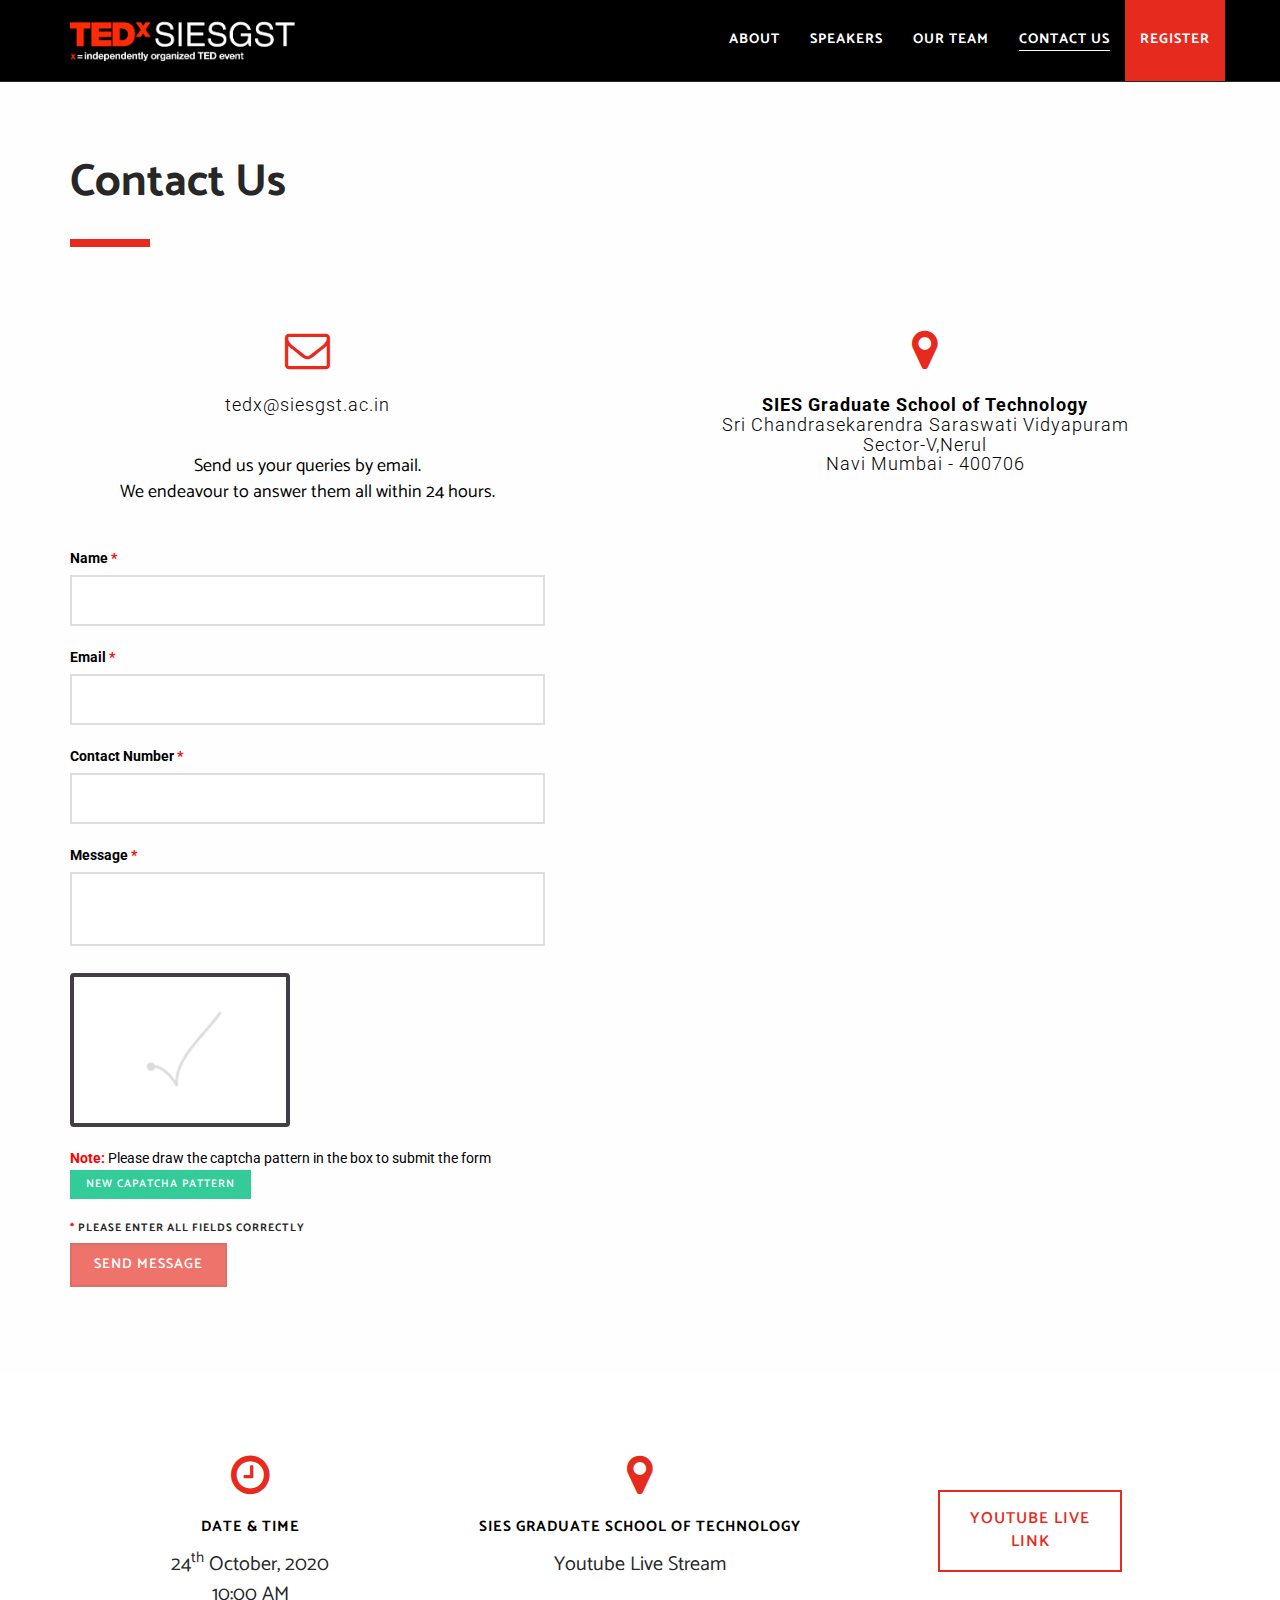
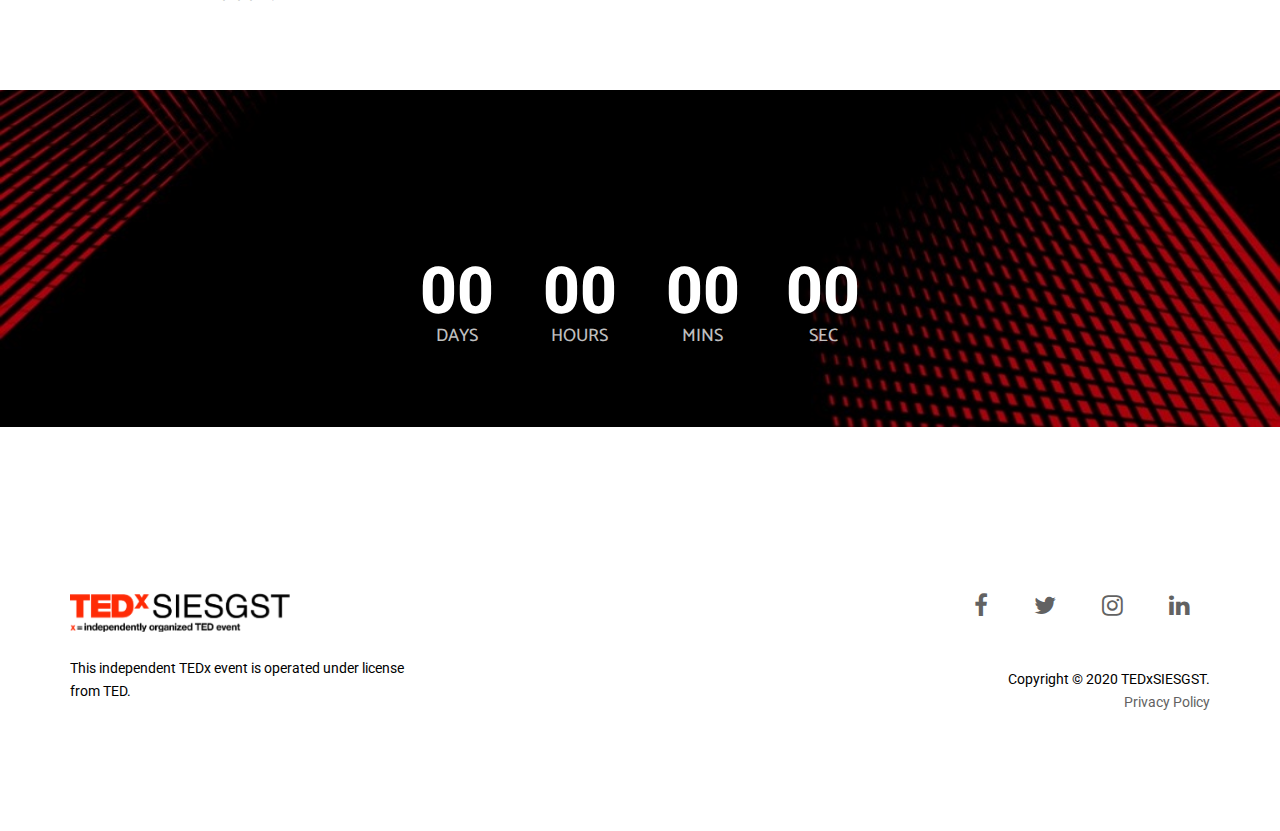
<file: contact/index.html>
<!DOCTYPE html>
<!--[if lt IE 7]>      <html class="no-js lt-ie9 lt-ie8 lt-ie7" lang="en"> <![endif]-->
<!--[if IE 7]>         <html class="no-js lt-ie9 lt-ie8" lang="en"> <![endif]-->
<!--[if IE 8]>         <html class="no-js lt-ie9" lang="en"> <![endif]-->
<!--[if gt IE 8]><!-->
<html class="no-js" lang="en">
  <!--<![endif]-->

  <head>
    <meta charset="utf-8" />
    <meta
      name="viewport"
      content="width=device-width, initial-scale=1.0, maximum-scale=1"
    />
    <meta http-equiv="X-UA-Compatible" content="IE=edge" />

    <!-- Title, icon, description and keywords -->
    <title>Contact Us | TEDxSIESGST</title>
    <link rel="shortcut icon" href="../res/images/favicon.ico" />
    <link rel="icon" href="../res/images/favicon.ico" />
    <link rel="apple-touch-icon" href="../res/images/favicon.ico" />
    <meta
      name="description"
      content="Contact us at TEDxSIESGST, x = independently organised TED event. SomethinK Different. This October, at SIES Graduate School of Technology."
    />
    <meta
      name="keywords"
      content="TEDx, SIESGST, SIES Graduate School of Technology, Navi Mumbai, event, talks, contact us, contact, official, online, live, website"
    />

    <!-- Social media tags -->
    <!-- Open Graph -->
    <meta property="og:title" content="Contact Us | TEDxSIESGST" />
    <meta
      property="og:description"
      content="Contact us at TEDxSIESGST, x = independently organised TED event. SomethinK Different. This October, at SIES Graduate School of Technology."
    />
    <meta property="og:image" content="https://tedxsiesgst.live/og_icon.png" />
    <meta property="og:url" content="https://tedxsiesgst.live" />
    <meta property="og:type" content="website" />
    <meta property="og:image:type" content="image/png" />
    <meta property="og:image:width" content="512" />
    <meta property="og:image:height" content="512" />
    <meta property="og:image:alt" content="TEDxSIESGST" />
    <!-- Twitter -->
    <meta name="twitter:card" content="summary_large_image" />
    <meta name="twitter:site" content="@TEDxSIESGST" />
    <meta name="twitter:title" content="Contact Us | TEDxSIESGST" />
    <meta
      name="twitter:description"
      content="Contact us at TEDxSIESGST, x = independently organised TED event. SomethinK Different. This October, at SIES Graduate School of Technology."
    />
    <meta name="twitter:image" content="https://tedxsiesgst.live/og_icon.png" />
    <!-- Google+ -->
    <meta itemprop="name" content="Contact Us | TEDxSIESGST" />
    <meta
      itemprop="description"
      content="Contact us at TEDxSIESGST, x = independently organised TED event. SomethinK Different. This October, at SIES Graduate School of Technology."
    />
    <meta itemprop="image" content="https://tedxsiesgst.live/og_icon.png" />

    <!-- Browser themes -->
    <!-- Chrome, Firefox OS and Opera -->
    <meta name="theme-color" content="#000" />
    <!-- Windows Phone -->
    <meta name="msapplication-navbutton-color" content="#000" />
    <!-- iOS Safari -->
    <meta name="apple-mobile-web-app-status-bar-style" content="#000" />

    <!-- Bootstrap -->
    <link rel="stylesheet" href="../res/css/bootstrap.min.css" />

    <!-- Font Icons -->
    <link rel="stylesheet" href="../res/css/font-awesome.min.css" />

    <!-- Plugins -->
    <link rel="stylesheet" href="../res/css/flickity.min.css" />
    <link rel="stylesheet" href="../res/css/magnific-popup.css" />

    <!-- Main styles -->
    <link rel="stylesheet" href="../res/css/main.css" />
    <link rel="stylesheet" href="../res/css/style.css" />

    <!-- Color skin -->
    <link rel="stylesheet" href="../res/css/color_red.css" />

    <!-- Captcha -->
    <link rel="stylesheet" href="../res/css/captcha.css" />

    <!-- Modernizr JS for IE8 support of HTML5 elements and media queries -->
    <!--[if lt IE 8]>
      <script src="../res/js/modernizr.min.js"></script>
    <![endif]-->

    <script type="text/javascript">
      var noe = 0;

      function checkMail() {
        var tryNo = sessionStorage.getItem("try");
        var tryInt = parseInt(tryNo, 10);
        if (tryInt > 2) {
          document
            .getElementById("final-submit")
            .setAttribute("value", "Send Message");
          alert(
            "There is a SERVER ERROR!\nSorry for inconvenience :(\nPlease contact our team.\nThank You!"
          );
          return;
        }
        var serial = $("#mc-form").serializeArray();

        var serialJSON = {};
        for (var i = 0; i < serial.length; i++) {
          serialJSON[serial[i].name] = serial[i].value;
        }
        serialJSON["loc"] = window.top.location.href;

        $.ajax({
          url:
            "https://script.google.com/macros/s/AKfycbz4XPL9CK4QOZb45j8Y0QALH7tvcSIF932-JwFUDNm1VQ0_N10/exec",
          type: "POST",
          data: serialJSON,
          success: function (res) {
            if (res == "req_error()") {
              req_error();
            } else if (res == "req_success()") {
              req_success();
            }
          },
          error: function (res) {
            req_error();
          },
        });
      }

      function req_success() {
        if (noe == 0) {
          noe++;
          document.getElementById("form-section").style.display = "none";
          document.getElementById("success-section").style.display = "block";
          window.scroll(
            0,
            document.getElementById("success-section").getBoundingClientRect()
              .top +
              window.scrollY -
              50
          );
          sessionStorage.setItem("firstname", "Smith");
        }
      }

      function req_error() {
        if (noe == 0) {
          noe++;
          document
            .getElementById("final-submit")
            .setAttribute("value", "Send Message");
          document.getElementById("final-submit").removeAttribute("disabled");
          alert(
            "There was a SERVER ERROR!\nSorry for inconvenience :(\nPlease try again.\nIf the issue persists, please contact our team.\nThank You!"
          );
          var tryNo = sessionStorage.getItem("try");
          var tryInt = parseInt(tryNo, 10);
          tryInt++;
          sessionStorage.setItem("try", tryInt.toString());
        }
      }
    </script>
  </head>

  <body id="page-top">
    <!-- Navigation Start -->
    <nav id="navigation" class="navbar navbar-fixed-top navbar-dark">
      <div class="container">
        <div class="row">
          <div class="navbar-header col-lg-3">
            <button
              type="button"
              class="navbar-toggle collapsed"
              data-toggle="collapse"
              data-target="#navbar"
            >
              <span class="sr-only">Toggle navigation</span>
              <span class="icon-bar"></span>
              <span class="icon-bar"></span>
              <span class="icon-bar"></span>
            </button>

            <a
              class="navbar-brand font-family-alt letter-spacing-1 text-extra-large text-uppercase"
              href="/"
            >
              <img
                class="logo-navbar-dark"
                src="../res/images/logos/dark.png"
                alt=""
              />
              <img
                class="logo-navbar-white"
                src="../res/images/logos/light.png"
                alt=""
              />
            </a>
          </div>
          <!-- //.navbar-header -->

          <div id="navbar" class="navbar-collapse collapse col-lg-9 pull-right">
            <ul
              class="nav navbar-nav font-family-alt letter-spacing-1 text-uppercase font-weight-700"
            >
              <li><a href="/about" class="line-height-unset">About</a></li>
              <li>
                <a href="/speakers/" class="line-height-unset">Speakers</a>
              </li>
              <li>
                <a href="/our-team/" class="line-height-unset">Our Team</a>
              </li>
              <li class="active">
                <a href="/contact/" class="page-scroll">Contact Us</a>
              </li>
              <li class="bg-base-color">
                <a href="/register/" class="line-height-unset width-100">
                  Register
                </a>
              </li>
            </ul>
          </div>
          <!-- //.navbar-collapse -->
        </div>
        <!-- //.row -->
      </div>
      <!-- //.container -->
    </nav>
    <!-- //Navigation End -->

    <!-- Section - Contact Start -->
    <section id="contact" class="bg-white-2">
      <div class="container">
        <div class="row no-padding-rl">
          <div class="col-md-12">
            <h1
              class="font-family-alt font-weight-700 sm-title-large title-extra-large-2 text-gray-dark-2"
            >
              Contact Us
            </h1>
            <span
              class="bg-base-color xs-margin-6 xs-no-margin-rl margin-3 no-margin-rl separator-line-extra-thick-long"
            ></span>
          </div>
          <!-- //.col-md-10 -->
        </div>
        <!-- //.row -->

        <div class="row margin-4 no-margin-rl no-margin-bottom">
          <div class="col-md-5 no-padding-rl">
            <div class="row text-center">
              <i
                class="fa fa-envelope-o display-block text-base-color title-extra-large-2"
              ></i>
              <br />
              <h4 class="font-weight-300 letter-spacing-1">
                tedx@siesgst.ac.in
              </h4>
            </div>
            <!-- //.row -->

            <div id="form-section">
              <p
                class="margin-8 no-margin-bottom no-margin-rl font-family-alt text-extra-large text-center"
              >
                Send us your queries by email.<br />
                We endeavour to answer them all within 24 hours.
              </p>

              <br />
              <form
                action=""
                method="post"
                id="mc-form"
                autocomplete="off"
                netlify
              >
                <div class="row margin-4 no-margin-rl">
                  <label for="name"
                    >Name <span style="color: red">*</span></label
                  >
                  <input
                    type="text"
                    placeholder=""
                    name="name"
                    class="required"
                    id="name"
                    title="Enter your Name"
                    required
                  />
                  <label for="email"
                    >Email <span style="color: red">*</span></label
                  >
                  <input
                    type="email"
                    id="email"
                    title="Enter a valid email address"
                    placeholder=""
                    name="email"
                    class="required email"
                    required
                  />
                  <label for="contact"
                    >Contact Number <span style="color: red">*</span></label
                  >
                  <input
                    type="text"
                    id="contact"
                    title="Enter your Phone number"
                    pattern="[+9870][0-9]{9,12}"
                    placeholder=""
                    name="contact"
                    class="required"
                    required
                  />
                  <label for="message"
                    >Message <span style="color: red">*</span></label
                  >
                  <textarea
                    placeholder=""
                    id="message"
                    title="Write your message!"
                    name="message"
                    class="required"
                    required
                  ></textarea>
                  <canvas
                    id="mc-canvas"
                    style="margin-left: -0px"
                    title="Draw over the pattern"
                  >
                    If Your browser doesn't support this - please switch in a
                    modern browser.
                  </canvas>
                  <b style="color: red">Note:</b> Please draw the captcha
                  pattern in the box to submit the form
                  <input
                    type="hidden"
                    id="mc-action"
                    value="javascript: void(0)"
                  />
                  <br />
                  <button
                    class="btn btn-small btn-color-green"
                    onclick="$('#mc-form').motionCaptcha({shapes: ['triangle', 'x', 'rectangle', 'circle', 'check', 'zigzag', 'arrow', 'delete', 'pigtail', 'star']});"
                    id="change-btn"
                    type="button"
                    title="Click for a new Pattern"
                  >
                    New Capatcha Pattern
                  </button>
                </div>
                <!-- //.row -->

                <div class="row no-margin-rl">
                  <span
                    class="display-block font-family-alt letter-spacing-1 text-gray-dark-2 text-small text-uppercase"
                  >
                    <b
                      ><span style="color: red">*</span> Please enter all fields
                      correctly</b
                    >
                  </span>
                </div>
                <!-- //.row -->

                <div class="row margin-1 no-margin-rl">
                  <input
                    disabled="disabled"
                    title="Submit Form"
                    autocomplete="false"
                    class="btn btn-base-color btn-medium"
                    type="submit"
                    value="Send Message"
                    id="final-submit"
                  />
                </div>
                <!-- //.row -->
              </form>
            </div>

            <div id="success-section" style="display: none">
              <div class="row no-padding-rl">
                <div class="col-md-12">
                  <h1
                    class="margin-20 no-margin-bottom no-margin-rl font-family-alt font-weight-700 sm-title-large title-extra-large-2 text-gray-dark-2"
                  >
                    Thank You!
                  </h1>
                  <span
                    class="bg-base-color xs-margin-6 xs-no-margin-rl margin-3 no-margin-rl separator-line-extra-thick-long"
                  ></span>
                </div>
                <!-- //.col-md-12 -->
              </div>
              <!-- //.row -->

              <div class="container">
                <span
                  class="display-block font-weight-700 letter-spacing-1 text-large text-uppercase"
                >
                  We have received your message.
                </span>
                <div class="row margin-2 no-margin-rl no-margin-bottom">
                  <p
                    class="font-family-alt sm-text-large text-extra-large text-gray-dark-2"
                  >
                    We appreciate your interest.<br />Please give our small team
                    some time to review your query.<br />
                  </p>
                  <span
                    class="display-block margin-2 no-margin-bottom no-margin-rl text-medium text-gray-dark-2"
                  >
                    Thank You for your patience!
                  </span>
                </div>
              </div>
            </div>
          </div>
          <!-- //.col-md-5 -->

          <div class="contact-address col-md-6 col-md-offset-1">
            <div class="row text-center">
              <i
                class="fa fa-map-marker display-block text-base-color title-extra-large-2"
              ></i>
              <!-- <span class="display-block font-family-alt font-weight-700 letter-spacing-1 margin-5 no-margin-bottom no-margin-rl text-large text-uppercase">
              Our Location
            </span> -->

              <br />
              <h4 class="font-weight-300 letter-spacing-1">
                <strong>SIES Graduate School of Technology</strong>
                <br />Sri Chandrasekarendra Saraswati Vidyapuram
                <br />Sector-V,Nerul <br />Navi Mumbai - 400706
              </h4>
            </div>
            <!-- //.row -->
            <div class="row text-center">
              <div class="margin-9 no-margin-bottom no-margin-rl map">
                <iframe
                  src="https://www.google.com/maps/embed?pb=!1m18!1m12!1m3!1d3771.4756649763076!2d73.02088931490765!3d19.042812987106938!2m3!1f0!2f0!3f0!3m2!1i1024!2i768!4f13.1!3m3!1m2!1s0x3be7c3db5e2c85cd%3A0xef26c52d7d73816e!2sSIES%20Graduate%20School%20of%20Technology!5e0!3m2!1sen!2sin!4v1596709947715!5m2!1sen!2sin"
                  frameborder="0"
                  allowfullscreen
                >
                </iframe>
              </div>
              <!-- //.map -->
            </div>
            <!-- //.row -->
          </div>
          <!-- //.col-md-6 -->
        </div>
        <!-- //.row -->
      </div>
      <!-- //.container -->
    </section>
    <!-- //Section - Contact End -->

    <!-- Section - Event banner start -->
    <section id="event-banner" class="bg-white pull-up">
      <div class="container">
        <div class="row">
          <div class="col-sm-4 text-center">
            <i
              class="fa fa-clock-o display-block text-base-color title-extra-large-2"
            ></i>
            <span
              class="display-block font-family-alt font-weight-700 letter-spacing-1 margin-5 no-margin-bottom no-margin-rl text-large text-uppercase"
            >
              Date &amp; Time
            </span>
            <p
              class="margin-3 font-family-alt no-margin-bottom no-margin-rl title-small text-gray-dark-2"
            >
              24<sup>th</sup> October, 2020<br />
              10:00 AM
            </p>
          </div>
          <!-- //.col-sm-4 -->

          <div
            class="col-sm-4 xs-margin-8 xs-no-margin-bottom xs-no-margin-rl text-center"
          >
            <i
              class="fa fa-map-marker display-block text-base-color title-extra-large-2"
            ></i>
            <span
              class="display-block font-family-alt font-weight-700 letter-spacing-1 margin-5 no-margin-bottom no-margin-rl text-large text-uppercase"
            >
              SIES Graduate School of Technology
            </span>
            <p
              class="margin-3 font-family-alt no-margin-bottom no-margin-rl title-small text-gray-dark-2"
            >
              Youtube Live Stream<br />
            </p>
          </div>
          <!-- //.col-sm-4 -->

          <div
            id="banner-registration"
            class="col-sm-4 xs-margin-8 xs-no-margin-bottom xs-no-margin-rl text-center"
          >
            <a
              href="https://youtu.be/MsWcV0A6IwI" onclick="window.open(this.href,'_blank');return false;"
              class="btn btn-outline-base-color sm-btn-medium btn-large no-margin-rl"
            >
              <span>YouTube Live<br />Link</span>
            </a>
          </div>
          <!-- //.col-sm-4 -->
        </div>
        <!-- //.row -->
      </div>
    </section>
    <!-- //Section - Event banner end -->

    <!-- Section - Parallax banner start -->
    <section
      id="home-bg-parallax"
      class="height-50 no-padding overflow-hidden width-100"
    >
      <!-- BG Parallax -->
      <div
        class="bg-parallax bg-overlay-black-3 width-100"
        style="
          -webkit-background-size: 100% 100% !important;
          background-size: 100% 100% !important;
        "
      ></div>

      <div
        class="display-table height-100 position-absolute position-top position-left width-100"
      >
        <div class="display-table-cell vertical-align-middle">
          <div class="container">
            <div class="row">
              <div class="countdown-timer">
                <div class="days">
                  <span class="value">00</span>
                  <span class="label">DAYS</span>
                </div>
                <div class="hours">
                  <span class="value">00</span>
                  <span class="label">HOURS</span>
                </div>
                <div class="minutes">
                  <span class="value">00</span>
                  <span class="label">MINS</span>
                </div>
                <div class="seconds">
                  <span class="value">00</span>
                  <span class="label">SEC</span>
                </div>
              </div>
            </div>
            <!-- //.row -->
          </div>
          <!-- //.container -->
        </div>
        <!-- //.display-table-cell -->
      </div>
      <!-- //.display-table -->
    </section>
    <!-- //Section - Parallax banner end -->

    <!-- Footer Start -->
    <footer class="footer bg-white">
      <div class="container">
        <div class="row">
          <div class="col-sm-4">
            <div class="footer-logo xs-text-center">
              <img src="../res/images/footer2.png" alt="" />
            </div>
            <!-- //.footer-logo -->
            <p class="disclaimer xs-text-center">
              This independent TEDx event is operated under license from TED.
            </p>
            <!-- //.disclaimer -->
          </div>
          <!-- //.col-sm-4 -->

          <div class="col-sm-8">
            <div class="footer-social text-right">
              <ul
                class="list-inline list-unstyled no-margin xs-text-center xs-title-small title-medium"
              >
                <li>
                  <a href="https://www.facebook.com/tedxsiesgst"
                    ><i class="fa fa-facebook"></i
                  ></a>
                </li>
                <li>
                  <a href="https://twitter.com/TEDxSIESGST"
                    ><i class="fa fa-twitter"></i
                  ></a>
                </li>
                <li>
                  <a href="https://www.instagram.com/TEDxSIESGST"
                    ><i class="fa fa-instagram"></i
                  ></a>
                </li>
                <li>
                  <a href="https://www.linkedin.com/company/tedxsiesgst"
                    ><i class="fa fa-linkedin"></i
                  ></a>
                </li>
              </ul>
              <br />
              <p class="disclaimer xs-text-center">
                <br />
                Copyright © 2020 TEDxSIESGST. <br />
                <a href="/Privacy/privacy.html">Privacy Policy</a>
              </p>
            </div>
            <!-- //.footer-social -->
          </div>
          <!-- //.col-sm-8 -->
        </div>
        <!-- //.row -->
      </div>
      <!-- //.container -->
    </footer>
    <!-- //Footer End -->

    <!-- Scroll to top -->
    <a href="#page-top" class="page-scroll scroll-to-top"
      ><i class="fa fa-angle-up"></i
    ></a>

    <!-- jQuery -->
    <script src="../res/js/jquery.min.js"></script>

    <!-- Bootstrap -->
    <script src="../res/js/bootstrap.min.js"></script>

    <!-- Captcha -->
    <script src="../captcha/jquery.motionCaptcha.0.2.js"></script>
    <script>
      jQuery(document).ready(function ($) {
        $("#mc-form").motionCaptcha({
          shapes: [
            "triangle",
            "x",
            "rectangle",
            "circle",
            "check",
            "zigzag",
            "arrow",
            "delete",
            "pigtail",
            "star",
          ],
        });
      });
    </script>

    <script type="text/javascript">
      sessionStorage.setItem("try", "0");
      var firstname = sessionStorage.getItem("firstname");
      if (firstname == "Smith") {
        req_success();
      }
    </script>

    <script type="text/javascript">
      document.getElementById("mc-form").onsubmit = function () {
        var okay = document.getElementById("mc-form").getAttribute("action");
        if (okay != "javascript: void(0)") {
          return false;
        }
        document
          .getElementById("final-submit")
          .setAttribute("value", "Sending...");
        document.getElementById("final-submit").setAttribute("disabled", "");

        checkMail();

        return false;
      };
    </script>

    <!-- Plugins -->
    <script src="../res/js/pace.min.js"></script>
    <script src="../res/js/debouncer.min.js"></script>
    <script src="../res/js/jquery.easing.min.js"></script>
    <script src="../res/js/jquery.inview.min.js"></script>
    <script src="../res/js/jquery.matchHeight.js"></script>
    <script src="../res/js/isotope.pkgd.min.js"></script>
    <script src="../res/js/imagesloaded.pkgd.min.js"></script>
    <script src="../res/js/flickity.pkgd.min.js"></script>
    <script src="../res/js/jquery.magnific-popup.min.js"></script>
    <script src="../res/js/jquery.validate.min.js"></script>

    <!-- BG Parallax JS -->
    <script src="../res/js/TweenMax.min.js"></script>
    <script src="../res/js/ScrollMagic.min.js"></script>
    <script src="../res/js/animation.gsap.min.js"></script>

    <!-- Theme -->
    <script src="../res/js/main.js"></script>

    <!-- Countdown -->
    <script src="../res/js/jquery.countdown.min.js"></script>
    <script src="../res/js/countdown.js"></script>
  </body>
</html>
</file>
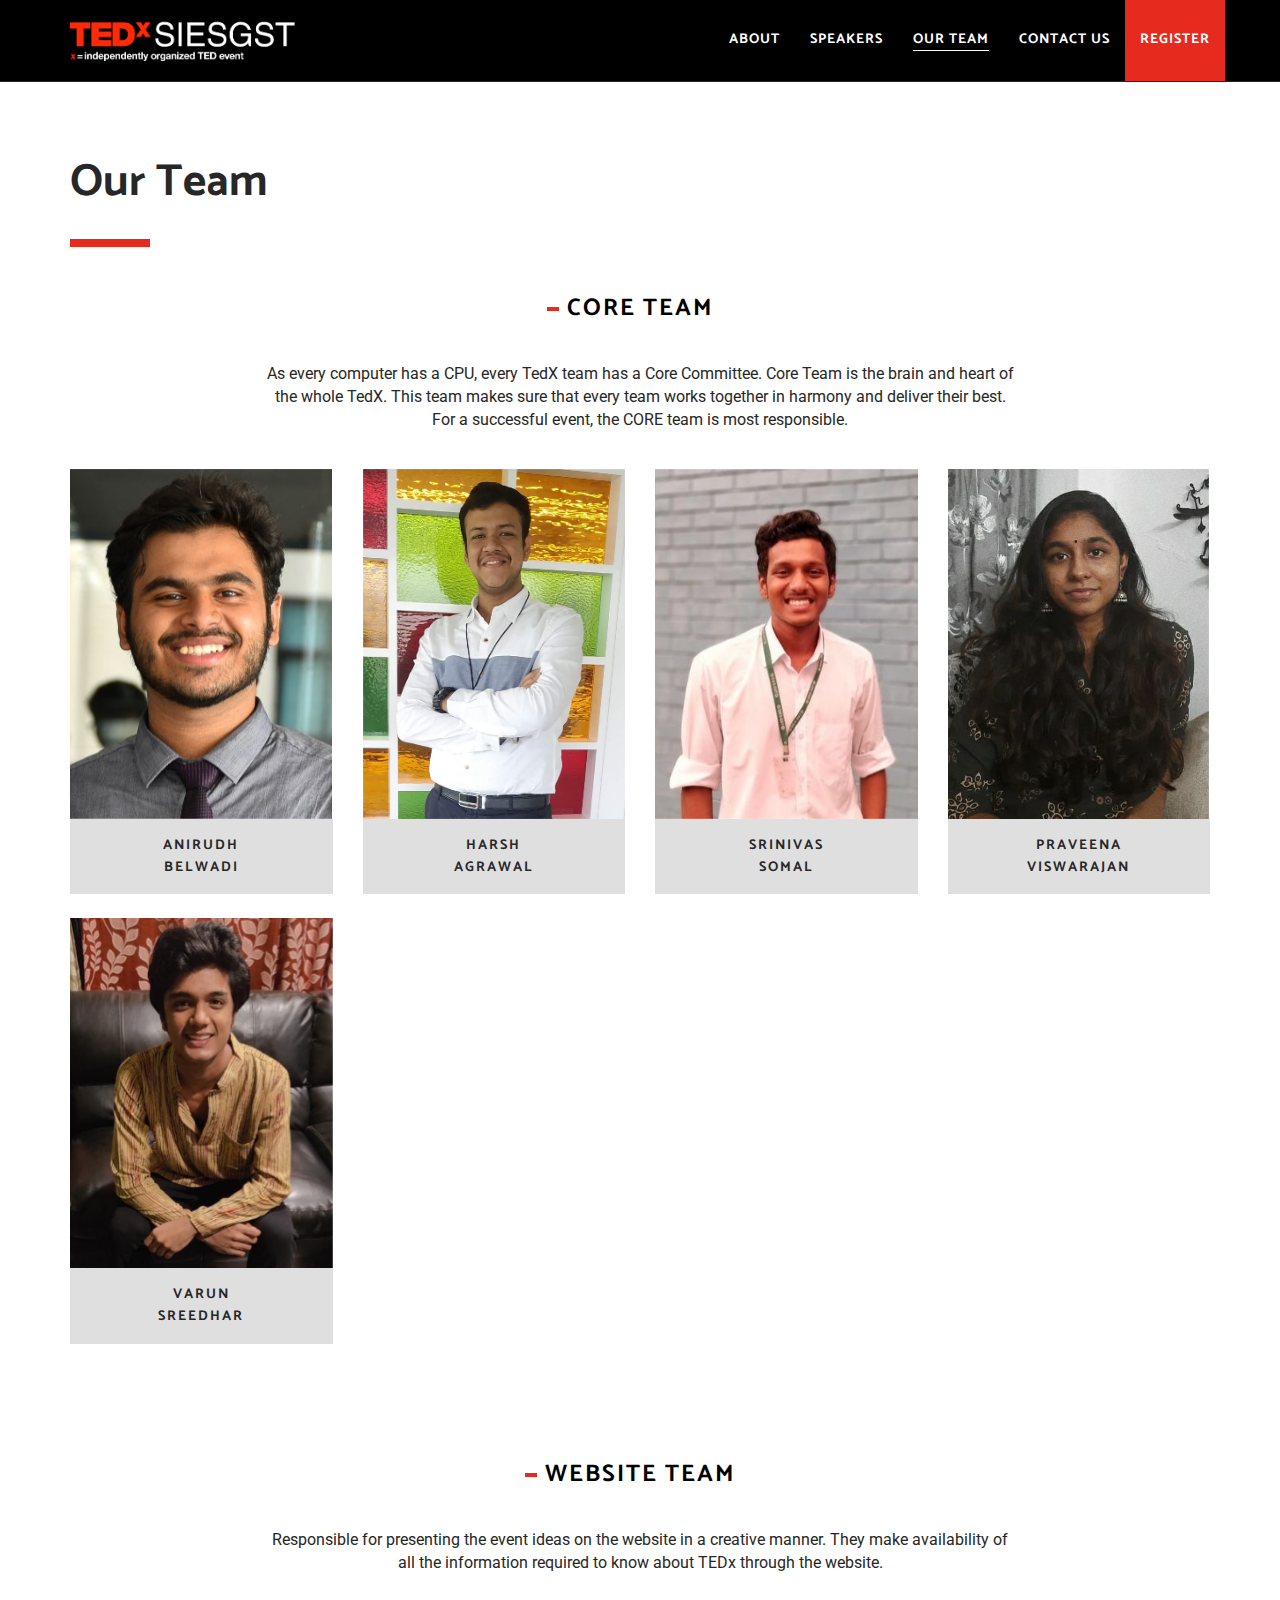
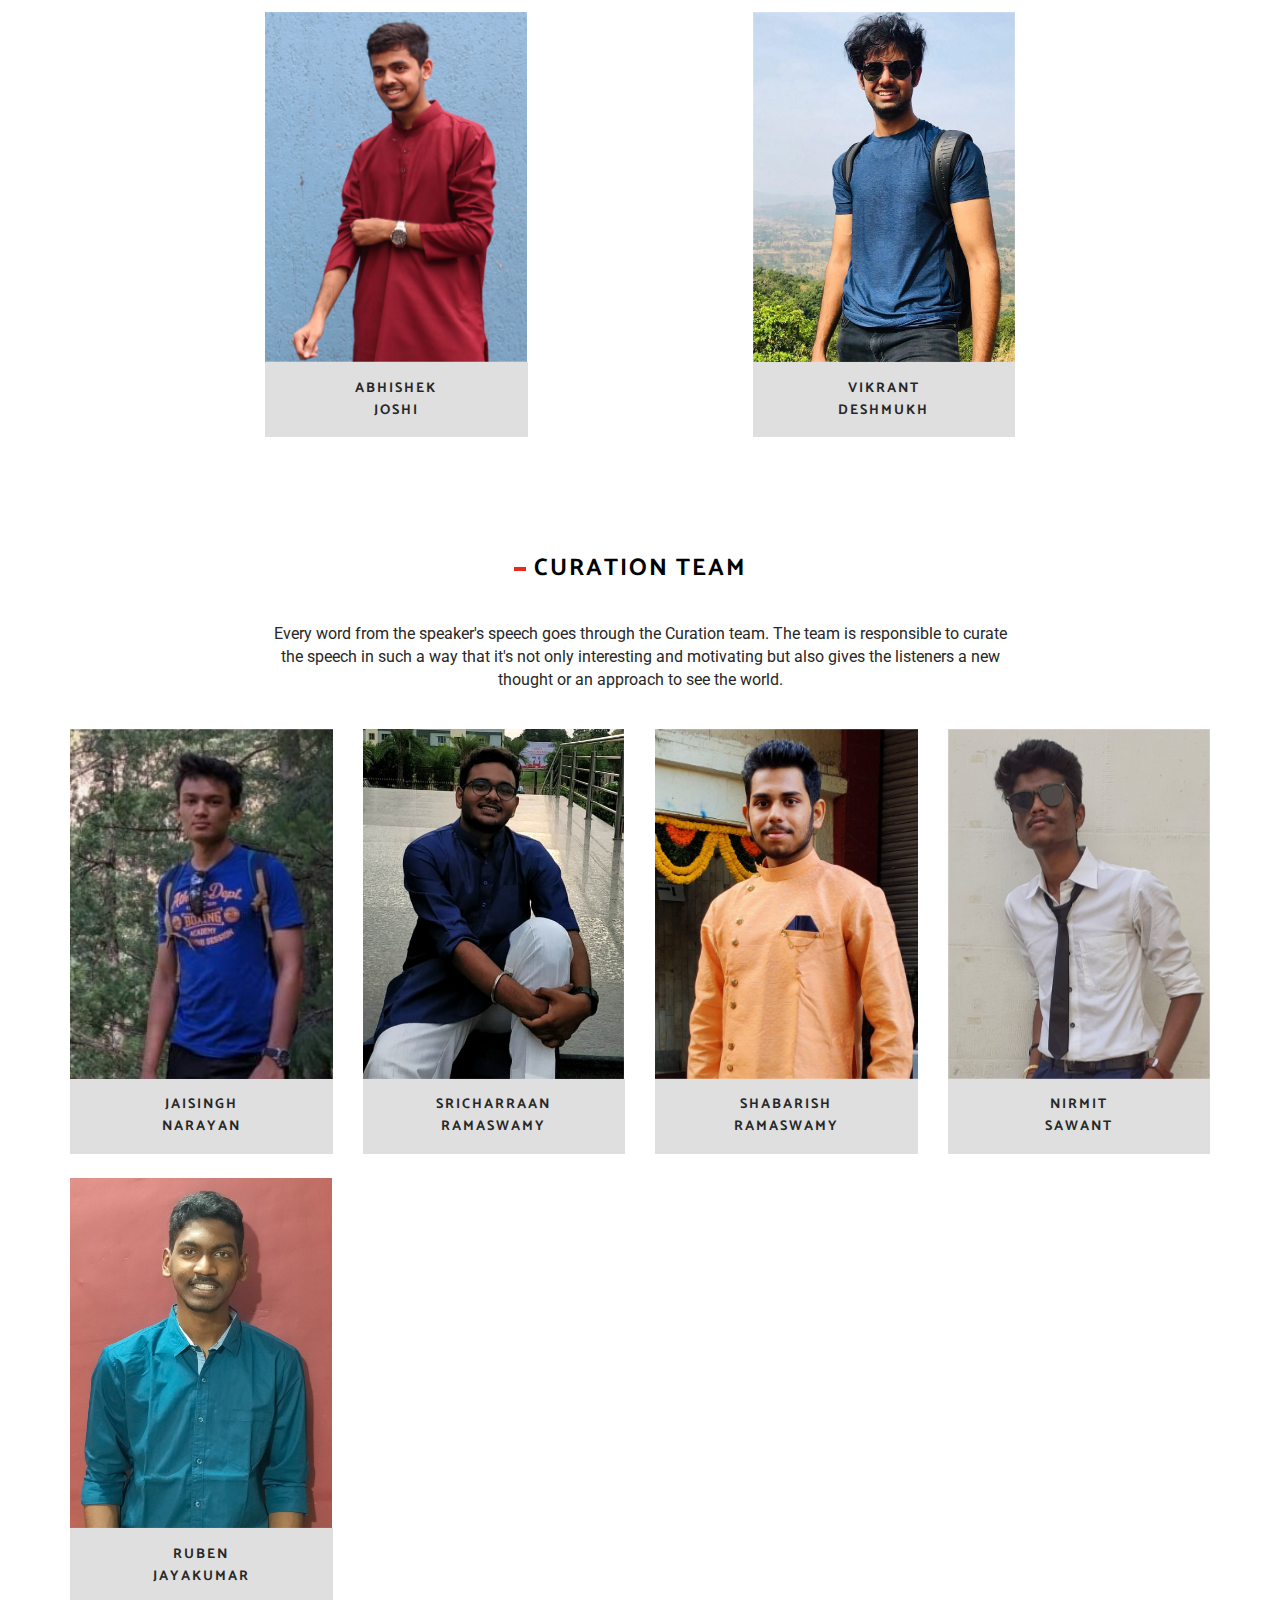
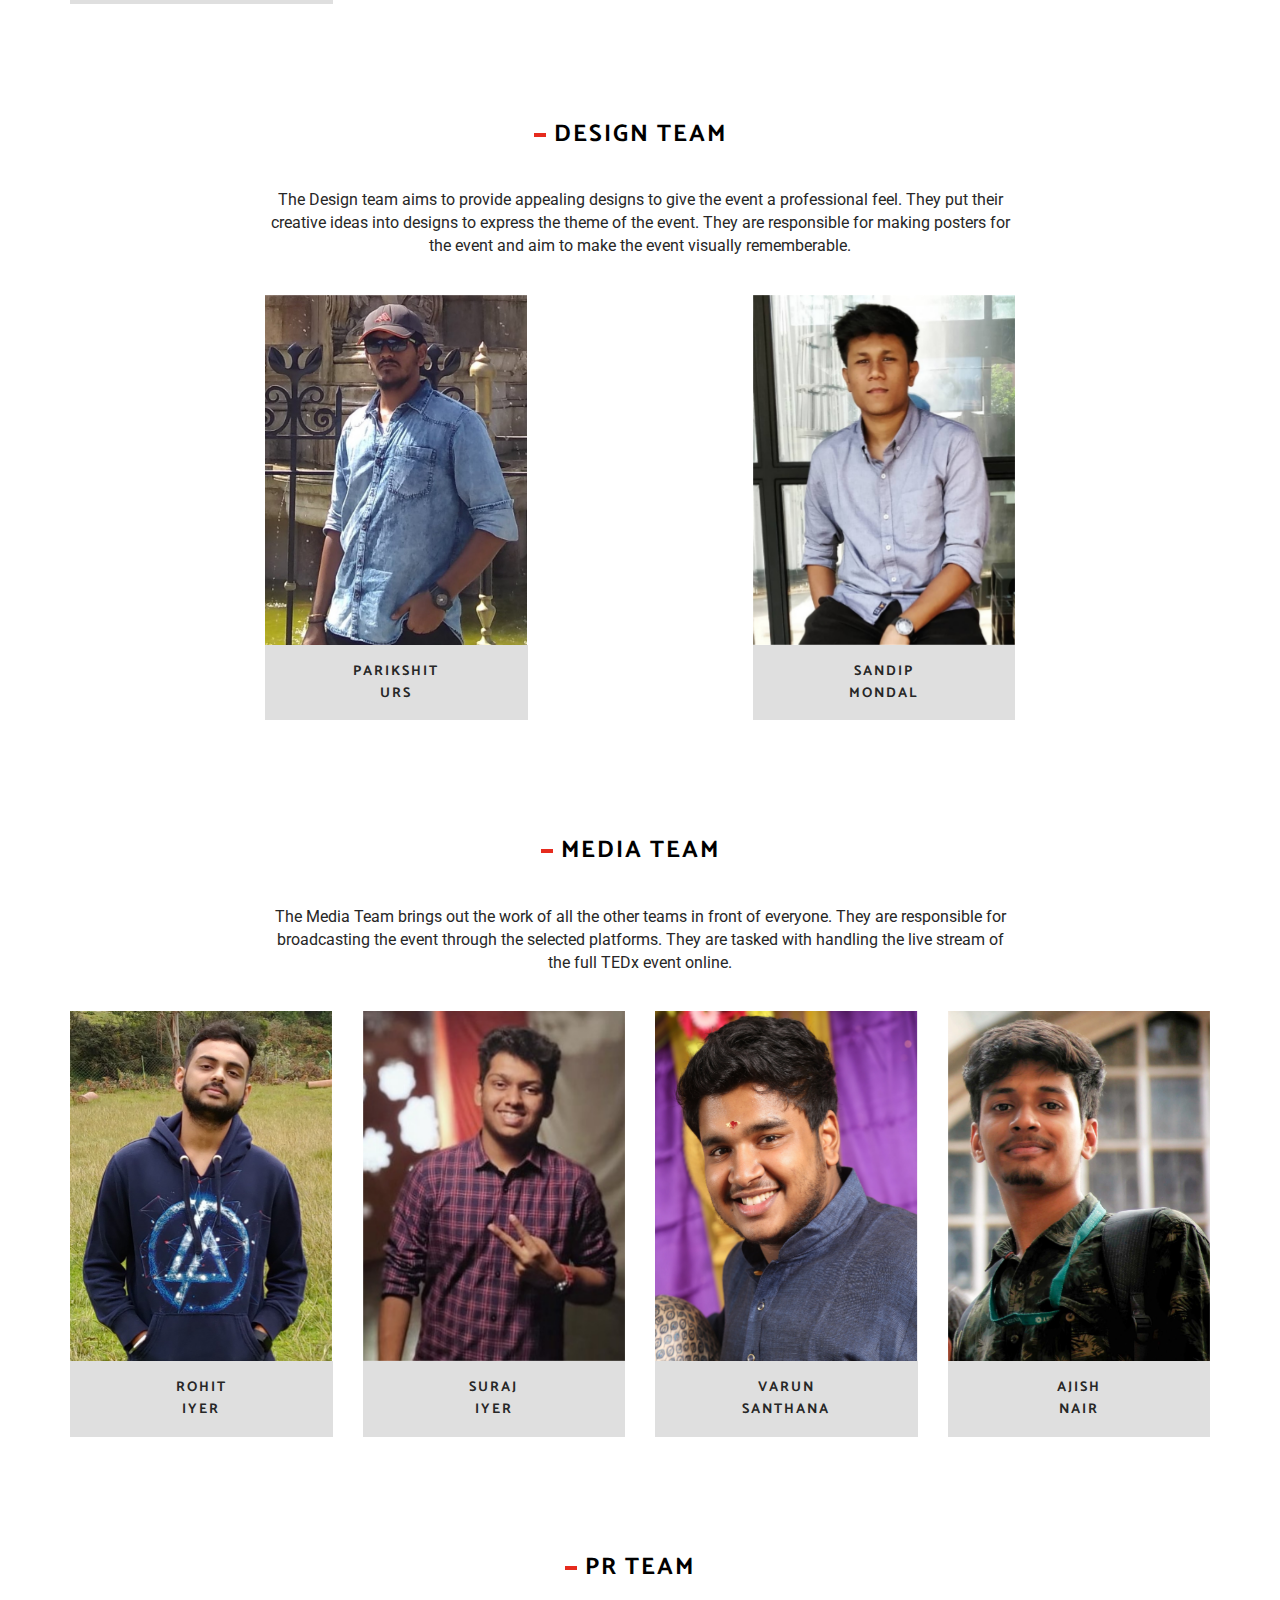
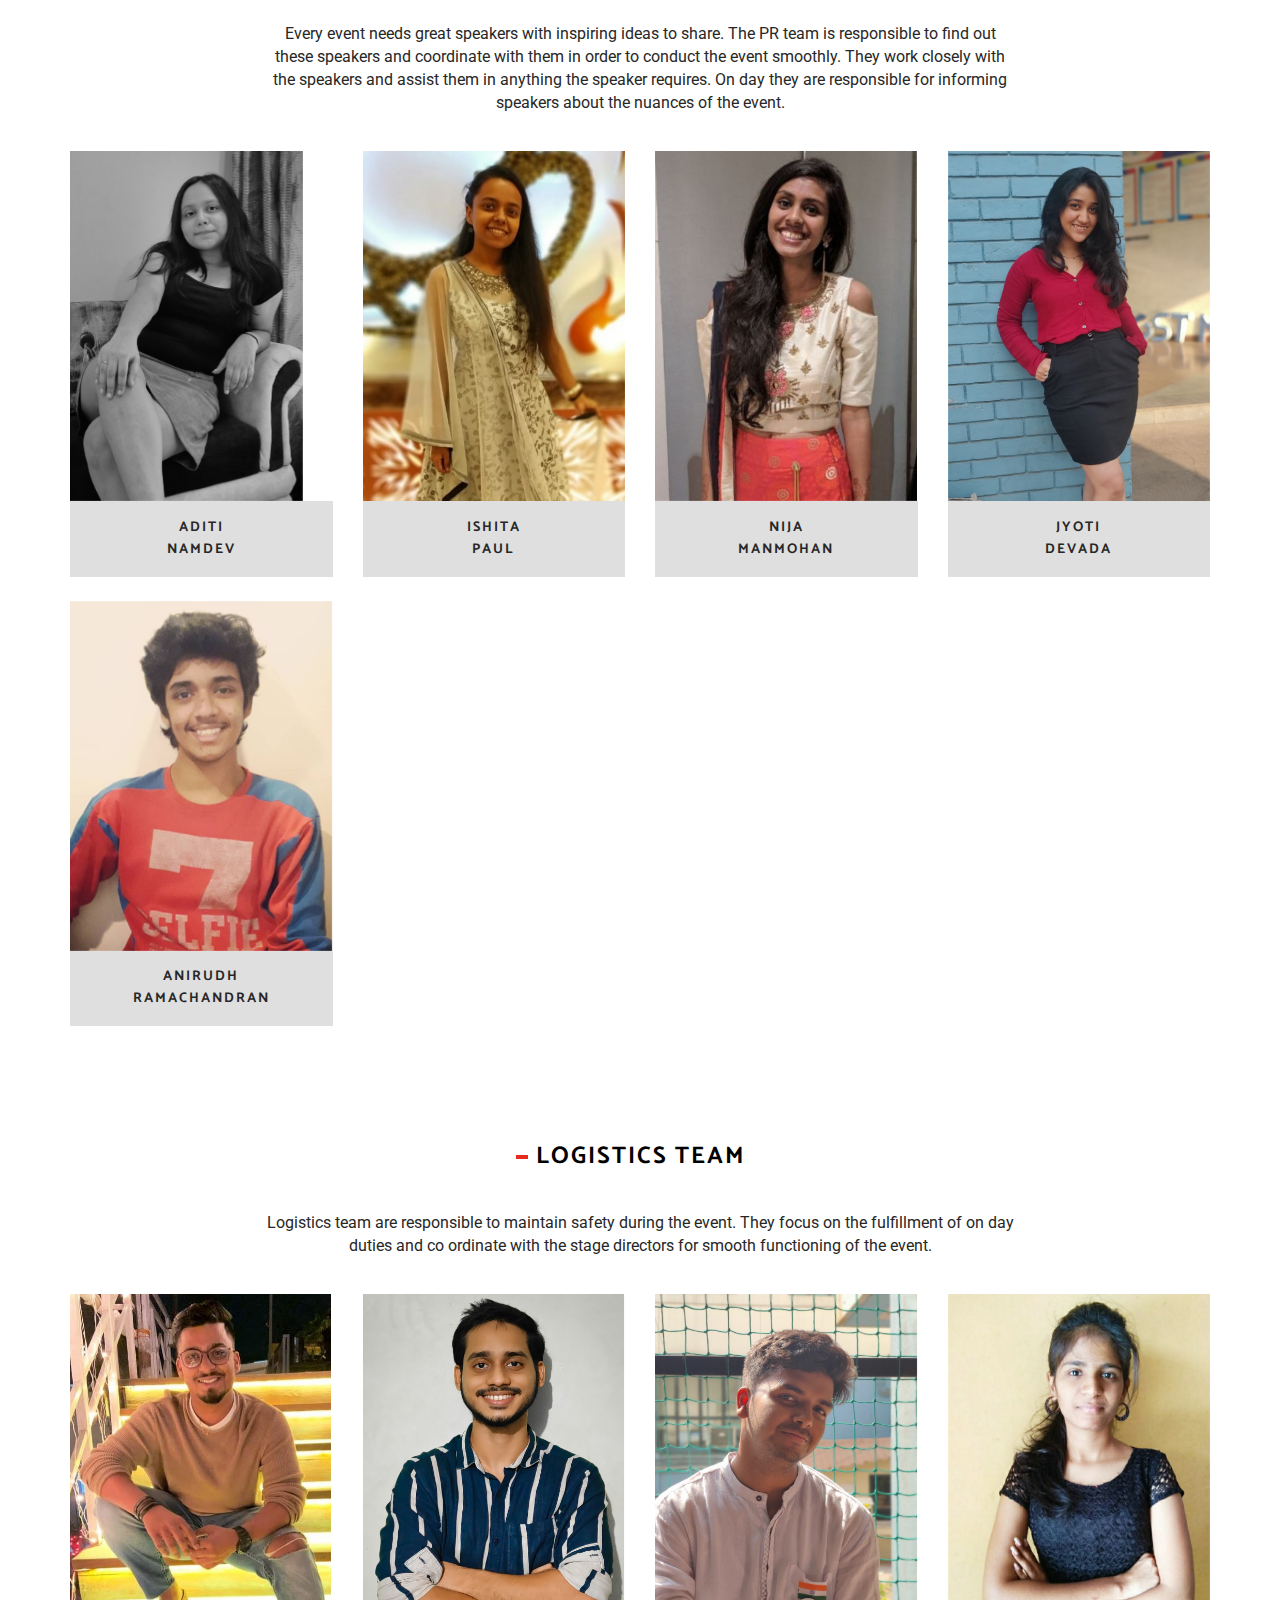
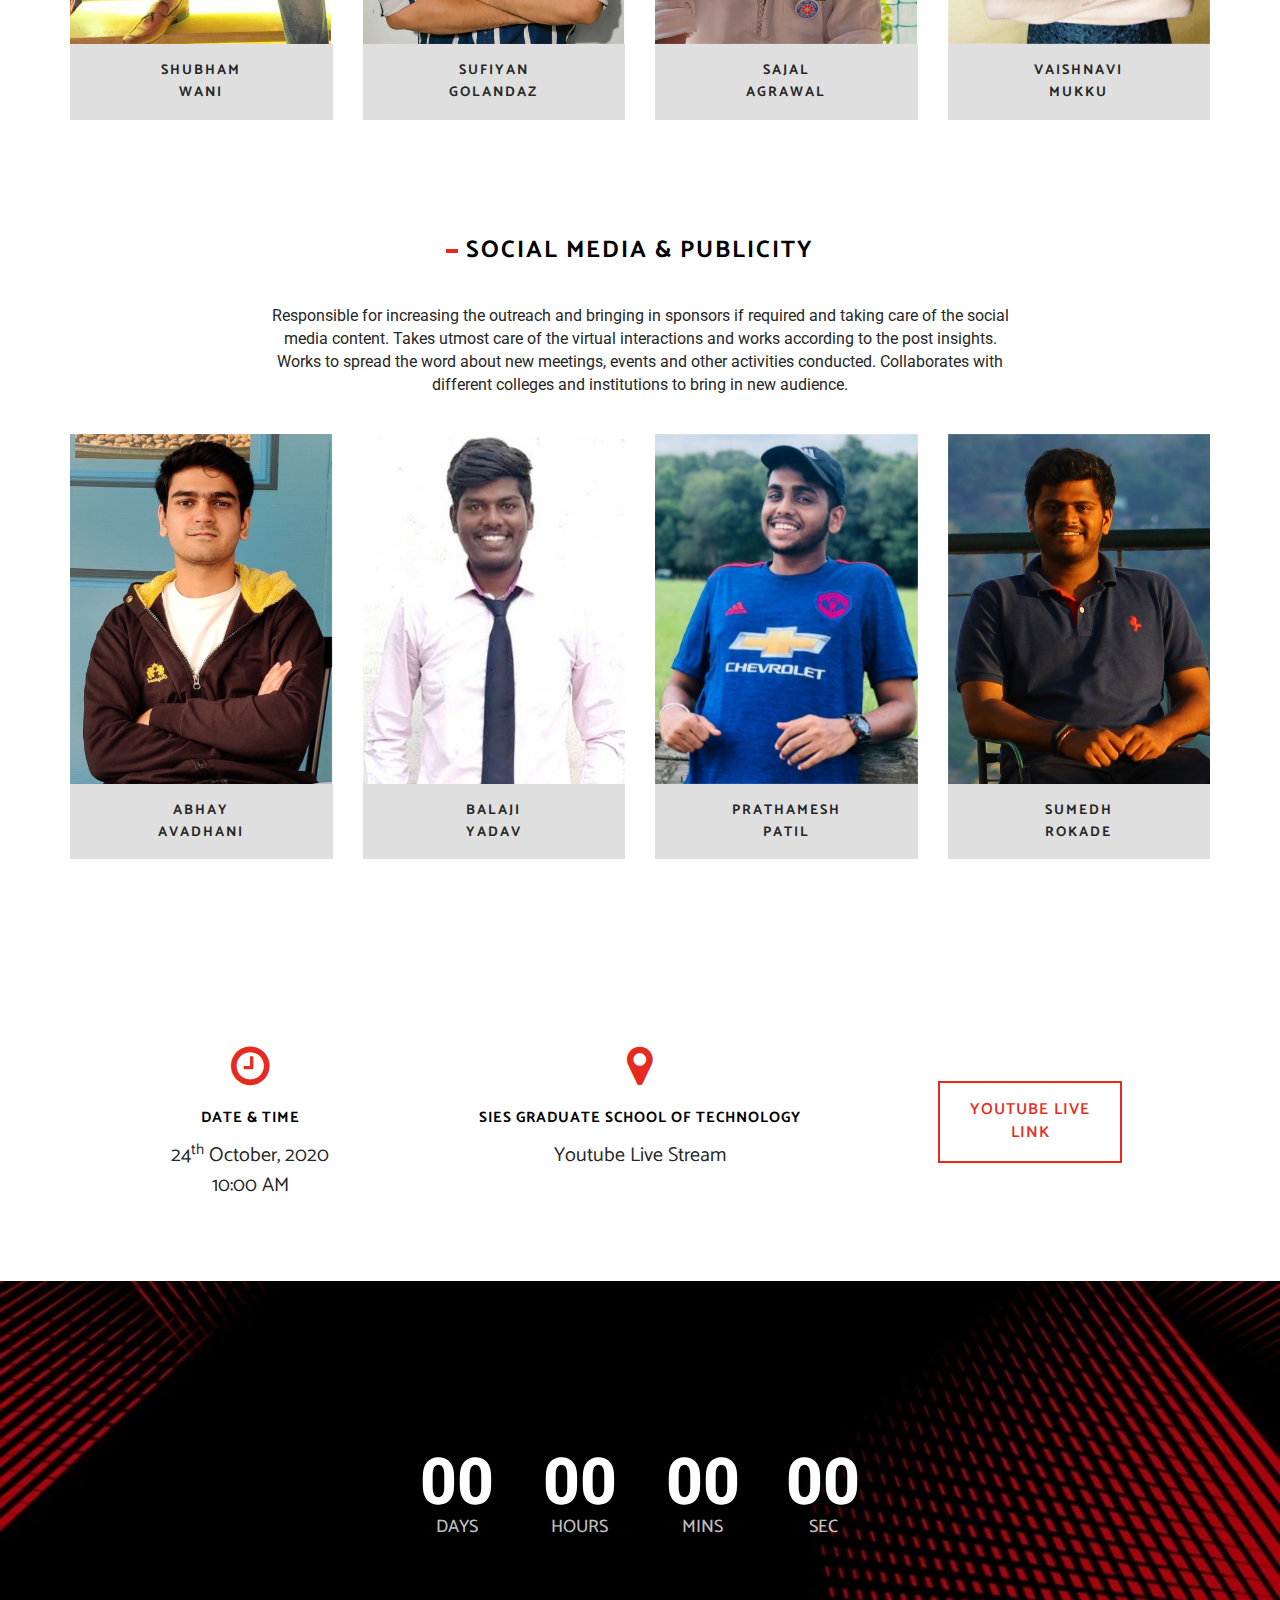
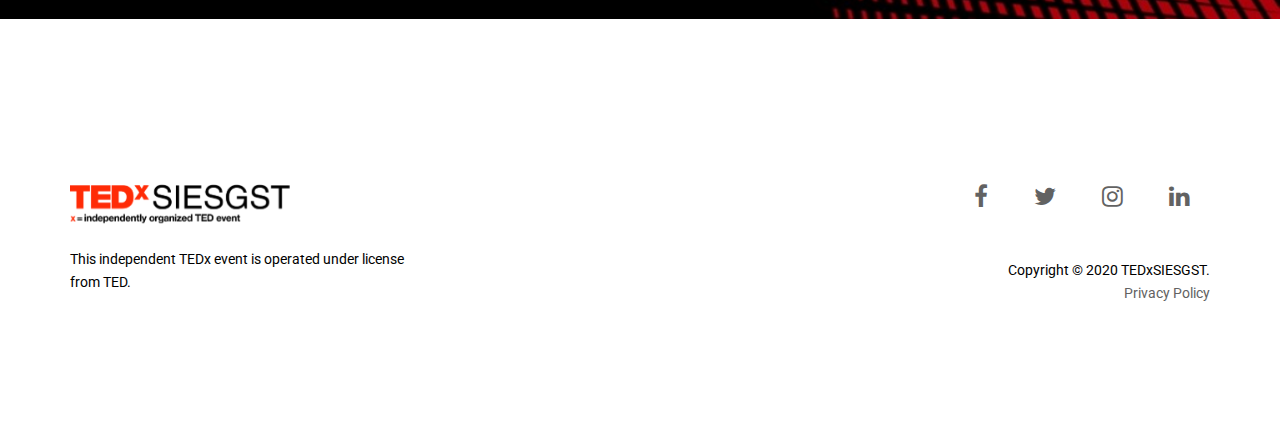
<file: our-team/index.html>
<!DOCTYPE html>
<!--[if lt IE 7]>      <html class="no-js lt-ie9 lt-ie8 lt-ie7" lang="en"> <![endif]-->
<!--[if IE 7]>         <html class="no-js lt-ie9 lt-ie8" lang="en"> <![endif]-->
<!--[if IE 8]>         <html class="no-js lt-ie9" lang="en"> <![endif]-->
<!--[if gt IE 8]><!-->
<html class="no-js" lang="en">
  <!--<![endif]-->

  <head>
    <meta charset="utf-8" />
    <meta
      name="viewport"
      content="width=device-width, initial-scale=1.0, maximum-scale=1"
    />
    <meta http-equiv="X-UA-Compatible" content="IE=edge" />

    <!-- Title, icon, description and keywords -->
    <title>Our Team | TEDxSIESGST</title>
    <link rel="shortcut icon" href="../res/images/favicon.ico" />
    <link rel="icon" href="../res/images/favicon.ico" />
    <link rel="apple-touch-icon" href="../res/images/favicon.ico" />
    <meta
      name="description"
      content="Team TEDxSIESGST, x = independently organised TED event. SomethinK Different. This October, at SIES Graduate School of Technology."
    />
    <meta
      name="keywords"
      content="TEDx, SIESGST, SIES Graduate School of Technology, Navi Mumbai, event, talks, team, official, online, live, website"
    />

    <!-- Social media tags -->
    <!-- Open Graph -->
    <meta property="og:title" content="Our Team | TEDxSIESGST" />
    <meta
      property="og:description"
      content="Team TEDxSIESGST, x = independently organised TED event. SomethinK Different. This October, at SIES Graduate School of Technology."
    />
    <meta property="og:image" content="https://tedxsiesgst.live/og_icon.png" />
    <meta property="og:url" content="https://tedxsiesgst.live" />
    <meta property="og:type" content="website" />
    <meta property="og:image:type" content="image/png" />
    <meta property="og:image:width" content="512" />
    <meta property="og:image:height" content="512" />
    <meta property="og:image:alt" content="TEDxSIESGST" />
    <!-- Twitter -->
    <meta name="twitter:card" content="summary_large_image" />
    <meta name="twitter:site" content="@TEDxSIESGST" />
    <meta name="twitter:title" content="Our Team | TEDxSIESGST" />
    <meta
      name="twitter:description"
      content="Team TEDxSIESGST, x = independently organised TED event. SomethinK Different. This October, at SIES Graduate School of Technology."
    />
    <meta name="twitter:image" content="https://tedxsiesgst.live/og_icon.png" />
    <!-- Google+ -->
    <meta itemprop="name" content="Our Team | TEDxSIESGST" />
    <meta
      itemprop="description"
      content="Team TEDxSIESGST, x = independently organised TED event. SomethinK Different. This October, at SIES Graduate School of Technology."
    />
    <meta itemprop="image" content="https://tedxsiesgst.live/og_icon.png" />

    <!-- Browser themes -->
    <!-- Chrome, Firefox OS and Opera -->
    <meta name="theme-color" content="#000" />
    <!-- Windows Phone -->
    <meta name="msapplication-navbutton-color" content="#000" />
    <!-- iOS Safari -->
    <meta name="apple-mobile-web-app-status-bar-style" content="#000" />

    <!-- Bootstrap -->
    <link rel="stylesheet" href="../res/css/bootstrap.min.css" />

    <!-- Font Icons -->
    <link rel="stylesheet" href="../res/css/font-awesome.min.css" />

    <!-- Plugins -->
    <link rel="stylesheet" href="../res/css/flickity.min.css" />
    <link rel="stylesheet" href="../res/css/magnific-popup.css" />

    <!-- Main styles -->
    <link rel="stylesheet" href="../res/css/main.css" />
    <link rel="stylesheet" href="../res/css/style.css" />

    <!-- Color skin -->
    <link rel="stylesheet" href="../res/css/color_red.css" />

    <!-- Modernizr JS for IE8 support of HTML5 elements and media queries -->
    <!--[if lt IE 8]>
      <script src="../res/js/modernizr.min.js"></script>
    <![endif]-->
  </head>

  <body id="page-top">
    <!-- Navigation Start -->
    <nav id="navigation" class="navbar navbar-fixed-top navbar-dark">
      <div class="container">
        <div class="row">
          <div class="navbar-header col-lg-3">
            <button
              type="button"
              class="navbar-toggle collapsed"
              data-toggle="collapse"
              data-target="#navbar"
            >
              <span class="sr-only">Toggle navigation</span>
              <span class="icon-bar"></span>
              <span class="icon-bar"></span>
              <span class="icon-bar"></span>
            </button>

            <a
              class="navbar-brand font-family-alt letter-spacing-1 text-extra-large text-uppercase"
              href="/"
            >
              <img
                class="logo-navbar-dark"
                src="../res/images/logos/dark.png"
                alt=""
              />
              <img
                class="logo-navbar-white"
                src="../res/images/logos/light.png"
                alt=""
              />
            </a>
          </div>
          <!-- //.navbar-header -->

          <div id="navbar" class="navbar-collapse collapse col-lg-9 pull-right">
            <ul
              class="nav navbar-nav font-family-alt letter-spacing-1 text-uppercase font-weight-700"
            >
              <li><a href="/about/" class="line-height-unset">About</a></li>
              <li>
                <a href="/speakers/" class="line-height-unset">Speakers</a>
              </li>
              <li class="active">
                <a href="/our-team/" class="page-scroll">Our Team</a>
              </li>
              <li>
                <a href="/contact/" class="line-height-unset">Contact Us</a>
              </li>
              <li class="bg-base-color">
                <a href="/register/" class="line-height-unset width-100">
                  Register
                </a>
              </li>
            </ul>
          </div>
          <!-- //.navbar-collapse -->
        </div>
        <!-- //.row -->
      </div>
      <!-- //.container -->
    </nav>
    <!-- //Navigation End -->

    <!-- Section - Team Start -->
    <section id="team" class="bg-white">
      <div class="container">
        <div class="row no-padding-rl no-padding-top padding-4">
          <div class="col-md-12">
            <h1
              class="font-family-alt font-weight-700 sm-title-large title-extra-large-2 text-gray-dark-2"
            >
              Our Team
            </h1>
            <span
              class="bg-base-color xs-margin-6 xs-no-margin-rl margin-3 no-margin-rl no-margin-bottom separator-line-extra-thick-long"
            ></span>
          </div>
          <!-- //.col-md-10 -->
        </div>
        <!-- //.row -->

        <div class="row">
          <div class="col-md-8 col-md-offset-2 text-center">
            <h3
              class="font-family-alt font-weight-700 letter-spacing-2 text-uppercase xs-title-small title-medium title-sideline-base-color"
            >
              Core Team
            </h3>
            <p class="margin-5 no-margin-rl text-gray-dark-2">
              As every computer has a CPU, every TedX team has a Core Committee.
              Core Team is the brain and heart of the whole TedX. This team
              makes sure that every team works together in harmony and deliver
              their best. For a successful event, the CORE team is most
              responsible.
            </p>
          </div>

          <!-- Member Box Start -->
          <div class="member-box col-xs-6 col-sm-4 col-md-3">
            <div class="overflow-hidden position-relative width-100">
              <div class="position-relative">
                <div class="img-wrapper">
                  <img
                    src="../res/images/team/Core Team/Anirudh Belwadi.jpg"
                    alt=""
                  />
                </div>
              </div>
              <!-- //.position-relative -->
              <div
                class="bg-gray-light no-padding-rl padding-6 position-relative text-center"
              >
                <span
                  class="display-block font-family-alt font-weight-700 letter-spacing-2 text-gray-dark-2 text-medium text-uppercase"
                >
                  Anirudh<br />Belwadi
                </span>
              </div>
              <!-- //.bg-gray-light -->
            </div>
            <!-- //.overflow-hidden -->
          </div>
          <!-- //Member Box End -->

          <!-- Member Box Start -->
          <div class="member-box col-xs-6 col-sm-4 col-md-3">
            <div class="overflow-hidden position-relative width-100">
              <div class="position-relative">
                <div class="img-wrapper">
                  <img
                    src="../res/images/team/Core Team/Harsh Sanjay Agrawal.jpg"
                    alt=""
                  />
                </div>
              </div>
              <!-- //.position-relative -->
              <div
                class="bg-gray-light no-padding-rl padding-6 position-relative text-center"
              >
                <span
                  class="display-block font-family-alt font-weight-700 letter-spacing-2 text-gray-dark-2 text-medium text-uppercase"
                >
                  Harsh<br />Agrawal
                </span>
              </div>
              <!-- //.bg-gray-light -->
            </div>
            <!-- //.overflow-hidden -->
          </div>
          <!-- //Member Box End -->

          <!-- Member Box Start -->
          <div class="member-box col-xs-6 col-sm-4 col-md-3">
            <div class="overflow-hidden position-relative width-100">
              <div class="position-relative">
                <div class="img-wrapper">
                  <img
                    src="../res/images/team/Core Team/Srinivas Somal.jpeg"
                    alt=""
                  />
                </div>
              </div>
              <!-- //.position-relative -->
              <div
                class="bg-gray-light no-padding-rl padding-6 position-relative text-center"
              >
                <span
                  class="display-block font-family-alt font-weight-700 letter-spacing-2 text-gray-dark-2 text-medium text-uppercase"
                >
                  Srinivas<br />Somal
                </span>
              </div>
              <!-- //.bg-gray-light -->
            </div>
            <!-- //.overflow-hidden -->
          </div>
          <!-- //Member Box End -->

          <!-- Member Box Start -->
          <div class="member-box col-xs-6 col-sm-4 col-md-3">
            <div class="overflow-hidden position-relative width-100">
              <div class="position-relative">
                <div class="img-wrapper">
                  <img
                    src="../res/images/team/Core Team/Praveena Viswarajan.jpeg"
                    alt=""
                  />
                </div>
              </div>
              <!-- //.position-relative -->
              <div
                class="bg-gray-light no-padding-rl padding-6 position-relative text-center"
              >
                <span
                  class="display-block font-family-alt font-weight-700 letter-spacing-2 text-gray-dark-2 text-medium text-uppercase"
                >
                  Praveena<br />Viswarajan
                </span>
              </div>
              <!-- //.bg-gray-light -->
            </div>
            <!-- //.overflow-hidden -->
          </div>
          <!-- //Member Box End -->

          <!-- Member Box Start -->
          <div class="member-box col-xs-6 col-sm-4 col-md-3">
            <div class="overflow-hidden position-relative width-100">
              <div class="position-relative">
                <div class="img-wrapper">
                  <img
                    src="../res/images/team/Core Team/Varun Sreedhar.jpg"
                    alt=""
                  />
                </div>
              </div>
              <!-- //.position-relative -->
              <div
                class="bg-gray-light no-padding-rl padding-6 position-relative text-center"
              >
                <span
                  class="display-block font-family-alt font-weight-700 letter-spacing-2 text-gray-dark-2 text-medium text-uppercase"
                >
                  Varun<br />Sreedhar
                </span>
              </div>
              <!-- //.bg-gray-light -->
            </div>
            <!-- //.overflow-hidden -->
          </div>
          <!-- //Member Box End -->
        </div>

        <div class="row padding-8 no-padding-rl no-padding-bottom">
          <div class="col-md-8 col-md-offset-2 text-center">
            <h3
              class="font-family-alt font-weight-700 letter-spacing-2 text-uppercase xs-title-small title-medium title-sideline-base-color"
            >
              Website Team
            </h3>
            <p class="margin-5 no-margin-rl text-gray-dark-2">
              Responsible for presenting the event ideas on the website in a
              creative manner. They make availability of all the information
              required to know about TEDx through the website.
            </p>
          </div>

          <!-- Member Box Start -->
          <div
            class="member-box col-xs-6 col-sm-4 col-md-3 col-md-offset-2 col-sm-offset-2"
          >
            <div class="overflow-hidden position-relative width-100">
              <div class="position-relative">
                <div class="img-wrapper">
                  <img
                    src="../res/images/team/Website/abhishek_joshi.jpg"
                    alt=""
                  />
                </div>
              </div>
              <!-- //.position-relative -->
              <div
                class="bg-gray-light no-padding-rl padding-6 position-relative text-center"
              >
                <span
                  class="display-block font-family-alt font-weight-700 letter-spacing-2 text-gray-dark-2 text-medium text-uppercase"
                >
                  Abhishek<br />Joshi
                </span>
              </div>
              <!-- //.bg-gray-light -->
            </div>
            <!-- //.overflow-hidden -->
          </div>
          <!-- //Member Box End -->

          <!-- Member Box Start -->
          <div class="member-box col-xs-6 col-sm-4 col-md-3 col-md-offset-2">
            <div class="overflow-hidden position-relative width-100">
              <div class="position-relative">
                <div class="img-wrapper">
                  <img
                    src="../res/images/team/Website/Vikranth Deshmukh.jpg"
                    alt=""
                  />
                </div>
              </div>
              <!-- //.position-relative -->
              <div
                class="bg-gray-light no-padding-rl padding-6 position-relative text-center"
              >
                <span
                  class="display-block font-family-alt font-weight-700 letter-spacing-2 text-gray-dark-2 text-medium text-uppercase"
                >
                  Vikrant<br />Deshmukh
                </span>
              </div>
              <!-- //.bg-gray-light -->
            </div>
            <!-- //.overflow-hidden -->
          </div>
          <!-- //Member Box End -->
        </div>
        <!-- //.row -->

        <div class="row padding-8 no-padding-rl no-padding-bottom">
          <div class="col-md-8 col-md-offset-2 text-center">
            <h3
              class="font-family-alt font-weight-700 letter-spacing-2 text-uppercase xs-title-small title-medium title-sideline-base-color"
            >
              Curation Team
            </h3>
            <p class="margin-5 no-margin-rl text-gray-dark-2">
              Every word from the speaker's speech goes through the Curation
              team. The team is responsible to curate the speech in such a way
              that it's not only interesting and motivating but also gives the
              listeners a new thought or an approach to see the world.
            </p>
          </div>

          <!-- Member Box Start -->
          <div class="member-box col-xs-6 col-sm-4 col-md-3">
            <div class="overflow-hidden position-relative width-100">
              <div class="position-relative">
                <div class="img-wrapper">
                  <img
                    src="../res/images/team/Curation/Jaisingh Narayan.jpg"
                    alt=""
                  />
                </div>
              </div>
              <!-- //.position-relative -->
              <div
                class="bg-gray-light no-padding-rl padding-6 position-relative text-center"
              >
                <span
                  class="display-block font-family-alt font-weight-700 letter-spacing-2 text-gray-dark-2 text-medium text-uppercase"
                >
                  Jaisingh<br />Narayan
                </span>
              </div>
              <!-- //.bg-gray-light -->
            </div>
            <!-- //.overflow-hidden -->
          </div>
          <!-- //Member Box End -->

          <!-- Member Box Start -->
          <div class="member-box col-xs-6 col-sm-4 col-md-3">
            <div class="overflow-hidden position-relative width-100">
              <div class="position-relative">
                <div class="img-wrapper">
                  <img
                    src="../res/images/team/Curation/Sricharraan Ramaswamy.jpg"
                    alt=""
                  />
                </div>
              </div>
              <!-- //.position-relative -->
              <div
                class="bg-gray-light no-padding-rl padding-6 position-relative text-center"
              >
                <span
                  class="display-block font-family-alt font-weight-700 letter-spacing-2 text-gray-dark-2 text-medium text-uppercase"
                >
                  Sricharraan<br />Ramaswamy
                </span>
              </div>
              <!-- //.bg-gray-light -->
            </div>
            <!-- //.overflow-hidden -->
          </div>
          <!-- //Member Box End -->

          <!-- Member Box Start -->
          <div class="member-box col-xs-6 col-sm-4 col-md-3">
            <div class="overflow-hidden position-relative width-100">
              <div class="position-relative">
                <div class="img-wrapper">
                  <img
                    src="../res/images/team/Curation/Shabarish Ramaswamy.jpg"
                    alt=""
                  />
                </div>
              </div>
              <!-- //.position-relative -->
              <div
                class="bg-gray-light no-padding-rl padding-6 position-relative text-center"
              >
                <span
                  class="display-block font-family-alt font-weight-700 letter-spacing-2 text-gray-dark-2 text-medium text-uppercase"
                >
                  Shabarish<br />Ramaswamy
                </span>
              </div>
              <!-- //.bg-gray-light -->
            </div>
            <!-- //.overflow-hidden -->
          </div>
          <!-- //Member Box End -->

          <!-- Member Box Start -->
          <div class="member-box col-xs-6 col-sm-4 col-md-3">
            <div class="overflow-hidden position-relative width-100">
              <div class="position-relative">
                <div class="img-wrapper">
                  <img
                    src="../res/images/team/Curation/Nirmit Sawant.jpeg"
                    alt=""
                  />
                </div>
              </div>
              <!-- //.position-relative -->
              <div
                class="bg-gray-light no-padding-rl padding-6 position-relative text-center"
              >
                <span
                  class="display-block font-family-alt font-weight-700 letter-spacing-2 text-gray-dark-2 text-medium text-uppercase"
                >
                  Nirmit<br />Sawant
                </span>
              </div>
              <!-- //.bg-gray-light -->
            </div>
            <!-- //.overflow-hidden -->
          </div>
          <!-- //Member Box End -->

          <!-- Member Box Start -->
          <div class="member-box col-xs-6 col-sm-4 col-md-3">
            <div class="overflow-hidden position-relative width-100">
              <div class="position-relative">
                <div class="img-wrapper">
                  <img
                    src="../res/images/team/Curation/Ruben Jayakumar.jpg"
                    alt=""
                  />
                </div>
              </div>
              <!-- //.position-relative -->
              <div
                class="bg-gray-light no-padding-rl padding-6 position-relative text-center"
              >
                <span
                  class="display-block font-family-alt font-weight-700 letter-spacing-2 text-gray-dark-2 text-medium text-uppercase"
                >
                  Ruben<br />Jayakumar
                </span>
              </div>
              <!-- //.bg-gray-light -->
            </div>
            <!-- //.overflow-hidden -->
          </div>
          <!-- //Member Box End -->
        </div>
        <!-- //.row -->

        <div class="row padding-8 no-padding-rl no-padding-bottom">
          <div class="col-md-8 col-md-offset-2 text-center">
            <h3
              class="font-family-alt font-weight-700 letter-spacing-2 text-uppercase xs-title-small title-medium title-sideline-base-color"
            >
              Design Team
            </h3>
            <p class="margin-5 no-margin-rl text-gray-dark-2">
              The Design team aims to provide appealing designs to give the
              event a professional feel. They put their creative ideas into
              designs to express the theme of the event. They are responsible
              for making posters for the event and aim to make the event
              visually rememberable.
            </p>
          </div>

          <!-- Member Box Start -->
          <div
            class="member-box col-xs-6 col-sm-4 col-md-3 col-md-offset-2 col-sm-offset-2"
          >
            <div class="overflow-hidden position-relative width-100">
              <div class="position-relative">
                <div class="img-wrapper">
                  <img
                    src="../res/images/team/Design/Parikshit Urs.jpg"
                    alt=""
                  />
                </div>
              </div>
              <!-- //.position-relative -->
              <div
                class="bg-gray-light no-padding-rl padding-6 position-relative text-center"
              >
                <span
                  class="display-block font-family-alt font-weight-700 letter-spacing-2 text-gray-dark-2 text-medium text-uppercase"
                >
                  Parikshit<br />Urs
                </span>
              </div>
              <!-- //.bg-gray-light -->
            </div>
            <!-- //.overflow-hidden -->
          </div>
          <!-- //Member Box End -->

          <!-- Member Box Start -->
          <div class="member-box col-xs-6 col-sm-4 col-md-3 col-md-offset-2">
            <div class="overflow-hidden position-relative width-100">
              <div class="position-relative">
                <div class="img-wrapper">
                  <img
                    src="../res/images/team/Design/Sandip Mondal.jpg"
                    alt=""
                  />
                </div>
              </div>
              <!-- //.position-relative -->
              <div
                class="bg-gray-light no-padding-rl padding-6 position-relative text-center"
              >
                <span
                  class="display-block font-family-alt font-weight-700 letter-spacing-2 text-gray-dark-2 text-medium text-uppercase"
                >
                  Sandip<br />Mondal
                </span>
              </div>
              <!-- //.bg-gray-light -->
            </div>
            <!-- //.overflow-hidden -->
          </div>
          <!-- //Member Box End -->
        </div>
        <!-- //.row -->

        <div class="row no-padding-rl no-padding-bottom padding-8">
          <div class="col-md-8 col-md-offset-2 text-center">
            <h3
              class="font-family-alt font-weight-700 letter-spacing-2 text-uppercase xs-title-small title-medium title-sideline-base-color"
            >
              Media Team
            </h3>
            <p class="margin-5 no-margin-rl text-gray-dark-2">
              The Media Team brings out the work of all the other teams in front
              of everyone. They are responsible for broadcasting the event
              through the selected platforms. They are tasked with handling the
              live stream of the full TEDx event online.
            </p>
          </div>

          <!-- Member Box Start -->
          <div class="member-box col-xs-6 col-sm-4 col-md-3">
            <div class="overflow-hidden position-relative width-100">
              <div class="position-relative">
                <div class="img-wrapper">
                  <img
                    src="../res/images/team/Media team/ROHIT IYER.jpg"
                    alt=""
                  />
                </div>
              </div>
              <!-- //.position-relative -->
              <div
                class="bg-gray-light no-padding-rl padding-6 position-relative text-center"
              >
                <span
                  class="display-block font-family-alt font-weight-700 letter-spacing-2 text-gray-dark-2 text-medium text-uppercase"
                >
                  Rohit<br />Iyer
                </span>
              </div>
              <!-- //.bg-gray-light -->
            </div>
            <!-- //.overflow-hidden -->
          </div>
          <!-- //Member Box End -->

          <!-- Member Box Start -->
          <div class="member-box col-xs-6 col-sm-4 col-md-3">
            <div class="overflow-hidden position-relative width-100">
              <div class="position-relative">
                <div class="img-wrapper">
                  <img
                    src="../res/images/team/Media team/Suraj Iyer.jpeg"
                    alt=""
                  />
                </div>
              </div>
              <!-- //.position-relative -->
              <div
                class="bg-gray-light no-padding-rl padding-6 position-relative text-center"
              >
                <span
                  class="display-block font-family-alt font-weight-700 letter-spacing-2 text-gray-dark-2 text-medium text-uppercase"
                >
                  Suraj<br />Iyer
                </span>
              </div>
              <!-- //.bg-gray-light -->
            </div>
            <!-- //.overflow-hidden -->
          </div>
          <!-- //Member Box End -->

          <!-- Member Box Start -->
          <div class="member-box col-xs-6 col-sm-4 col-md-3">
            <div class="overflow-hidden position-relative width-100">
              <div class="position-relative">
                <div class="img-wrapper">
                  <img
                    src="../res/images/team/Media team/VARUN SANTHANA.jpg"
                    alt=""
                  />
                </div>
              </div>
              <!-- //.position-relative -->
              <div
                class="bg-gray-light no-padding-rl padding-6 position-relative text-center"
              >
                <span
                  class="display-block font-family-alt font-weight-700 letter-spacing-2 text-gray-dark-2 text-medium text-uppercase"
                >
                  Varun<br />Santhana
                </span>
              </div>
              <!-- //.bg-gray-light -->
            </div>
            <!-- //.overflow-hidden -->
          </div>
          <!-- //Member Box End -->

          <!-- Member Box Start -->
          <div class="member-box col-xs-6 col-sm-4 col-md-3">
            <div class="overflow-hidden position-relative width-100">
              <div class="position-relative">
                <div class="img-wrapper">
                  <img
                    src="../res/images/team/Media team/Ajish Nair.jpg"
                    alt=""
                  />
                </div>
              </div>
              <!-- //.position-relative -->
              <div
                class="bg-gray-light no-padding-rl padding-6 position-relative text-center"
              >
                <span
                  class="display-block font-family-alt font-weight-700 letter-spacing-2 text-gray-dark-2 text-medium text-uppercase"
                >
                  Ajish<br />Nair
                </span>
              </div>
              <!-- //.bg-gray-light -->
            </div>
            <!-- //.overflow-hidden -->
          </div>
          <!-- //Member Box End -->
        </div>
        <!-- //.row -->

        <div class="row no-padding-rl no-padding-bottom padding-8">
          <div class="col-md-8 col-md-offset-2 text-center">
            <h3
              class="font-family-alt font-weight-700 letter-spacing-2 text-uppercase xs-title-small title-medium title-sideline-base-color"
            >
              PR Team
            </h3>
            <p class="margin-5 no-margin-rl text-gray-dark-2">
              Every event needs great speakers with inspiring ideas to share.
              The PR team is responsible to find out these speakers and
              coordinate with them in order to conduct the event smoothly. They
              work closely with the speakers and assist them in anything the
              speaker requires. On day they are responsible for informing
              speakers about the nuances of the event.
            </p>
          </div>

          <!-- Member Box Start -->
          <div class="member-box col-xs-6 col-sm-4 col-md-3">
            <div class="overflow-hidden position-relative width-100">
              <div class="position-relative">
                <div class="img-wrapper">
                  <img src="../res/images/team/PR/Aditi Namdev.jpg" alt="" />
                </div>
              </div>
              <!-- //.position-relative -->
              <div
                class="bg-gray-light no-padding-rl padding-6 position-relative text-center"
              >
                <span
                  class="display-block font-family-alt font-weight-700 letter-spacing-2 text-gray-dark-2 text-medium text-uppercase"
                >
                  Aditi<br />Namdev
                </span>
              </div>
              <!-- //.bg-gray-light -->
            </div>
            <!-- //.overflow-hidden -->
          </div>
          <!-- //Member Box End -->

          <!-- Member Box Start -->
          <div class="member-box col-xs-6 col-sm-4 col-md-3">
            <div class="overflow-hidden position-relative width-100">
              <div class="position-relative">
                <div class="img-wrapper">
                  <img src="../res/images/team/PR/Ishita Paul.jpg" alt="" />
                </div>
              </div>
              <!-- //.position-relative -->
              <div
                class="bg-gray-light no-padding-rl padding-6 position-relative text-center"
              >
                <span
                  class="display-block font-family-alt font-weight-700 letter-spacing-2 text-gray-dark-2 text-medium text-uppercase"
                >
                  Ishita<br />Paul
                </span>
              </div>
              <!-- //.bg-gray-light -->
            </div>
            <!-- //.overflow-hidden -->
          </div>
          <!-- //Member Box End -->

          <!-- Member Box Start -->
          <div class="member-box col-xs-6 col-sm-4 col-md-3">
            <div class="overflow-hidden position-relative width-100">
              <div class="position-relative">
                <div class="img-wrapper">
                  <img
                    src="../res/images/team/PR/Nija K Manomohan.png"
                    alt=""
                  />
                </div>
              </div>
              <!-- //.position-relative -->
              <div
                class="bg-gray-light no-padding-rl padding-6 position-relative text-center"
              >
                <span
                  class="display-block font-family-alt font-weight-700 letter-spacing-2 text-gray-dark-2 text-medium text-uppercase"
                >
                  Nija<br />Manmohan
                </span>
              </div>
              <!-- //.bg-gray-light -->
            </div>
            <!-- //.overflow-hidden -->
          </div>
          <!-- //Member Box End -->

          <!-- Member Box Start -->
          <div class="member-box col-xs-6 col-sm-4 col-md-3">
            <div class="overflow-hidden position-relative width-100">
              <div class="position-relative">
                <div class="img-wrapper">
                  <img src="../res/images/team/PR/Jyoti Devada.jpg" alt="" />
                </div>
              </div>
              <!-- //.position-relative -->
              <div
                class="bg-gray-light no-padding-rl padding-6 position-relative text-center"
              >
                <span
                  class="display-block font-family-alt font-weight-700 letter-spacing-2 text-gray-dark-2 text-medium text-uppercase"
                >
                  Jyoti<br />Devada
                </span>
              </div>
              <!-- //.bg-gray-light -->
            </div>
            <!-- //.overflow-hidden -->
          </div>
          <!-- //Member Box End -->

          <!-- Member Box Start -->
          <div class="member-box col-xs-6 col-sm-4 col-md-3">
            <div class="overflow-hidden position-relative width-100">
              <div class="position-relative">
                <div class="img-wrapper">
                  <img
                    src="../res/images/team/PR/Anirudh Ramachandran_.jpg"
                    alt=""
                  />
                </div>
              </div>
              <!-- //.position-relative -->
              <div
                class="bg-gray-light no-padding-rl padding-6 position-relative text-center"
              >
                <span
                  class="display-block font-family-alt font-weight-700 letter-spacing-2 text-gray-dark-2 text-medium text-uppercase"
                >
                  Anirudh<br />Ramachandran
                </span>
              </div>
              <!-- //.bg-gray-light -->
            </div>
            <!-- //.overflow-hidden -->
          </div>
          <!-- //Member Box End -->
        </div>
        <!-- //.row -->

        <div class="row no-padding-rl no-padding-bottom padding-8">
          <div class="col-md-8 col-md-offset-2 text-center">
            <h3
              class="font-family-alt font-weight-700 letter-spacing-2 text-uppercase xs-title-small title-medium title-sideline-base-color"
            >
              Logistics Team
            </h3>
            <p class="margin-5 no-margin-rl text-gray-dark-2">
              Logistics team are responsible to maintain safety during the
              event. They focus on the fulfillment of on day duties and co
              ordinate with the stage directors for smooth functioning of the
              event.
            </p>
          </div>

          <!-- Member Box Start -->
          <div class="member-box col-xs-6 col-sm-4 col-md-3">
            <div class="overflow-hidden position-relative width-100">
              <div class="position-relative">
                <div class="img-wrapper">
                  <img
                    src="../res/images/team/Logistics/Shubham Wani.jpg"
                    alt=""
                  />
                </div>
              </div>
              <!-- //.position-relative -->
              <div
                class="bg-gray-light no-padding-rl padding-6 position-relative text-center"
              >
                <span
                  class="display-block font-family-alt font-weight-700 letter-spacing-2 text-gray-dark-2 text-medium text-uppercase"
                >
                  Shubham<br />Wani
                </span>
              </div>
              <!-- //.bg-gray-light -->
            </div>
            <!-- //.overflow-hidden -->
          </div>
          <!-- //Member Box End -->

          <!-- Member Box Start -->
          <div class="member-box col-xs-6 col-sm-4 col-md-3">
            <div class="overflow-hidden position-relative width-100">
              <div class="position-relative">
                <div class="img-wrapper">
                  <img
                    src="../res/images/team/Logistics/Sufiyan Golandaz.jpg"
                    alt=""
                  />
                </div>
              </div>
              <!-- //.position-relative -->
              <div
                class="bg-gray-light no-padding-rl padding-6 position-relative text-center"
              >
                <span
                  class="display-block font-family-alt font-weight-700 letter-spacing-2 text-gray-dark-2 text-medium text-uppercase"
                >
                  Sufiyan<br />Golandaz
                </span>
              </div>
              <!-- //.bg-gray-light -->
            </div>
            <!-- //.overflow-hidden -->
          </div>
          <!-- //Member Box End -->

          <!-- Member Box Start -->
          <div class="member-box col-xs-6 col-sm-4 col-md-3">
            <div class="overflow-hidden position-relative width-100">
              <div class="position-relative">
                <div class="img-wrapper">
                  <img
                    src="../res/images/team/Logistics/sajal_agrawal.jpg"
                    alt=""
                  />
                </div>
              </div>
              <!-- //.position-relative -->
              <div
                class="bg-gray-light no-padding-rl padding-6 position-relative text-center"
              >
                <span
                  class="display-block font-family-alt font-weight-700 letter-spacing-2 text-gray-dark-2 text-medium text-uppercase"
                >
                  Sajal<br />Agrawal
                </span>
              </div>
              <!-- //.bg-gray-light -->
            </div>
            <!-- //.overflow-hidden -->
          </div>
          <!-- //Member Box End -->

          <!-- Member Box Start -->
          <div class="member-box col-xs-6 col-sm-4 col-md-3">
            <div class="overflow-hidden position-relative width-100">
              <div class="position-relative">
                <div class="img-wrapper">
                  <img
                    src="../res/images/team/Logistics/Mukku Vaishnavi.jpg"
                    alt=""
                  />
                </div>
              </div>
              <!-- //.position-relative -->
              <div
                class="bg-gray-light no-padding-rl padding-6 position-relative text-center"
              >
                <span
                  class="display-block font-family-alt font-weight-700 letter-spacing-2 text-gray-dark-2 text-medium text-uppercase"
                >
                  Vaishnavi<br />Mukku
                </span>
              </div>
              <!-- //.bg-gray-light -->
            </div>
            <!-- //.overflow-hidden -->
          </div>
          <!-- //Member Box End -->
        </div>
        <!-- //.row -->

        <div class="row no-padding-rl no-padding-bottom padding-8">
          <div class="col-md-8 col-md-offset-2 text-center">
            <h3
              class="font-family-alt font-weight-700 letter-spacing-2 text-uppercase xs-title-small title-medium title-sideline-base-color"
            >
              Social Media & Publicity
            </h3>
            <p class="margin-5 no-margin-rl text-gray-dark-2">
              Responsible for increasing the outreach and bringing in sponsors
              if required and taking care of the social media content. Takes
              utmost care of the virtual interactions and works according to the
              post insights. Works to spread the word about new meetings, events
              and other activities conducted. Collaborates with different
              colleges and institutions to bring in new audience.
            </p>
          </div>

          <!-- Member Box Start -->
          <div class="member-box col-xs-6 col-sm-4 col-md-3">
            <div class="overflow-hidden position-relative width-100">
              <div class="position-relative">
                <div class="img-wrapper">
                  <img
                    src="../res/images/team/Social Media and Publicity/Abhay Avadhani.jpg"
                    alt=""
                  />
                </div>
              </div>
              <!-- //.position-relative -->
              <div
                class="bg-gray-light no-padding-rl padding-6 position-relative text-center"
              >
                <span
                  class="display-block font-family-alt font-weight-700 letter-spacing-2 text-gray-dark-2 text-medium text-uppercase"
                >
                  Abhay<br />Avadhani
                </span>
              </div>
              <!-- //.bg-gray-light -->
            </div>
            <!-- //.overflow-hidden -->
          </div>
          <!-- //Member Box End -->

          <!-- Member Box Start -->
          <div class="member-box col-xs-6 col-sm-4 col-md-3">
            <div class="overflow-hidden position-relative width-100">
              <div class="position-relative">
                <div class="img-wrapper">
                  <img
                    src="../res/images/team/Social Media and Publicity/Balaji Yadav.jpg"
                    alt=""
                  />
                </div>
              </div>
              <!-- //.position-relative -->
              <div
                class="bg-gray-light no-padding-rl padding-6 position-relative text-center"
              >
                <span
                  class="display-block font-family-alt font-weight-700 letter-spacing-2 text-gray-dark-2 text-medium text-uppercase"
                >
                  Balaji<br />Yadav
                </span>
              </div>
              <!-- //.bg-gray-light -->
            </div>
            <!-- //.overflow-hidden -->
          </div>
          <!-- //Member Box End -->

          <!-- Member Box Start -->
          <div class="member-box col-xs-6 col-sm-4 col-md-3">
            <div class="overflow-hidden position-relative width-100">
              <div class="position-relative">
                <div class="img-wrapper">
                  <img
                    src="../res/images/team/Social Media and Publicity/Prathamesh Patil.jpg"
                    alt=""
                  />
                </div>
              </div>
              <!-- //.position-relative -->
              <div
                class="bg-gray-light no-padding-rl padding-6 position-relative text-center"
              >
                <span
                  class="display-block font-family-alt font-weight-700 letter-spacing-2 text-gray-dark-2 text-medium text-uppercase"
                >
                  Prathamesh<br />Patil
                </span>
              </div>
              <!-- //.bg-gray-light -->
            </div>
            <!-- //.overflow-hidden -->
          </div>
          <!-- //Member Box End -->

          <!-- Member Box Start -->
          <div class="member-box col-xs-6 col-sm-4 col-md-3">
            <div class="overflow-hidden position-relative width-100">
              <div class="position-relative">
                <div class="img-wrapper">
                  <img
                    src="../res/images/team/Social Media and Publicity/Sumedh Rokade.jpg"
                    alt=""
                  />
                </div>
              </div>
              <!-- //.position-relative -->
              <div
                class="bg-gray-light no-padding-rl padding-6 position-relative text-center"
              >
                <span
                  class="display-block font-family-alt font-weight-700 letter-spacing-2 text-gray-dark-2 text-medium text-uppercase"
                >
                  Sumedh<br />Rokade
                </span>
              </div>
              <!-- //.bg-gray-light -->
            </div>
            <!-- //.overflow-hidden -->
          </div>
          <!-- //Member Box End -->
        </div>
        <!-- //.row -->
      </div>
      <!-- //.container -->
    </section>
    <!-- //Section - Team End -->

    <!-- Section - Event banner start -->
    <section id="event-banner" class="bg-white pull-up">
      <div class="container">
        <div class="row">
          <div class="col-sm-4 text-center">
            <i
              class="fa fa-clock-o display-block text-base-color title-extra-large-2"
            ></i>
            <span
              class="display-block font-family-alt font-weight-700 letter-spacing-1 margin-5 no-margin-bottom no-margin-rl text-large text-uppercase"
            >
              Date &amp; Time
            </span>
            <p
              class="margin-3 font-family-alt no-margin-bottom no-margin-rl title-small text-gray-dark-2"
            >
              24<sup>th</sup> October, 2020<br />
              10:00 AM
            </p>
          </div>
          <!-- //.col-sm-4 -->

          <div
            class="col-sm-4 xs-margin-8 xs-no-margin-bottom xs-no-margin-rl text-center"
          >
            <i
              class="fa fa-map-marker display-block text-base-color title-extra-large-2"
            ></i>
            <span
              class="display-block font-family-alt font-weight-700 letter-spacing-1 margin-5 no-margin-bottom no-margin-rl text-large text-uppercase"
            >
              SIES Graduate School of Technology
            </span>
            <p
              class="margin-3 font-family-alt no-margin-bottom no-margin-rl title-small text-gray-dark-2"
            >
              Youtube Live Stream<br />
            </p>
          </div>
          <!-- //.col-sm-4 -->

          <div
            id="banner-registration"
            class="col-sm-4 xs-margin-8 xs-no-margin-bottom xs-no-margin-rl text-center"
          >
            <a
              href="https://youtu.be/MsWcV0A6IwI" onclick="window.open(this.href,'_blank');return false;"
              class="btn btn-outline-base-color sm-btn-medium btn-large no-margin-rl"
            >
              <span>YouTube Live<br />Link</span>
            </a>
          </div>
          <!-- //.col-sm-4 -->
        </div>
        <!-- //.row -->
      </div>
    </section>
    <!-- //Section - Event banner end -->

    <!-- Section - Parallax banner start -->
    <section
      id="home-bg-parallax"
      class="height-50 no-padding overflow-hidden width-100"
    >
      <!-- BG Parallax -->
      <div
        class="bg-parallax bg-overlay-black-3 width-100"
        style="
          -webkit-background-size: 100% 100% !important;
          background-size: 100% 100% !important;
        "
      ></div>

      <div
        class="display-table height-100 position-absolute position-top position-left width-100"
      >
        <div class="display-table-cell vertical-align-middle">
          <div class="container">
            <div class="row">
              <div class="countdown-timer">
                <div class="days">
                  <span class="value">00</span>
                  <span class="label">DAYS</span>
                </div>
                <div class="hours">
                  <span class="value">00</span>
                  <span class="label">HOURS</span>
                </div>
                <div class="minutes">
                  <span class="value">00</span>
                  <span class="label">MINS</span>
                </div>
                <div class="seconds">
                  <span class="value">00</span>
                  <span class="label">SEC</span>
                </div>
              </div>
            </div>
            <!-- //.row -->
          </div>
          <!-- //.container -->
        </div>
        <!-- //.display-table-cell -->
      </div>
      <!-- //.display-table -->
    </section>
    <!-- //Section - Parallax banner end -->

    <!-- Footer Start -->
    <footer class="footer bg-white">
      <div class="container">
        <div class="row">
          <div class="col-sm-4">
            <div class="footer-logo xs-text-center">
              <img src="../res/images/footer2.png" alt="" />
            </div>
            <!-- //.footer-logo -->
            <p class="disclaimer xs-text-center">
              This independent TEDx event is operated under license from TED.
            </p>
            <!-- //.disclaimer -->
          </div>
          <!-- //.col-sm-4 -->

          <div class="col-sm-8">
            <div class="footer-social text-right">
              <ul
                class="list-inline list-unstyled no-margin xs-text-center xs-title-small title-medium"
              >
                <li>
                  <a href="https://www.facebook.com/TEDxSIESGST"
                    ><i class="fa fa-facebook"></i
                  ></a>
                </li>
                <li>
                  <a href="https://twitter.com/TEDxSIESGST"
                    ><i class="fa fa-twitter"></i
                  ></a>
                </li>
                <li>
                  <a href="https://www.instagram.com/tedxSiesgst"
                    ><i class="fa fa-instagram"></i
                  ></a>
                </li>
                <li>
                  <a href="https://www.linkedin.com/company/tedxsiesgst"
                    ><i class="fa fa-linkedin"></i
                  ></a>
                </li>
              </ul>
              <br />
              <p class="disclaimer xs-text-center">
                <br />
                Copyright © 2020 TEDxSIESGST. <br />
                <a href="/Privacy/privacy.html">Privacy Policy</a>
              </p>
            </div>
            <!-- //.footer-social -->
          </div>
          <!-- //.col-sm-8 -->
        </div>
        <!-- //.row -->
      </div>
      <!-- //.container -->
    </footer>
    <!-- //Footer End -->

    <!-- Scroll to top -->
    <a href="#page-top" class="page-scroll scroll-to-top"
      ><i class="fa fa-angle-up"></i
    ></a>

    <!-- jQuery -->
    <script src="../res/js/jquery.min.js"></script>

    <!-- Bootstrap -->
    <script src="../res/js/bootstrap.min.js"></script>

    <!-- Plugins -->
    <script src="../res/js/pace.min.js"></script>
    <script src="../res/js/debouncer.min.js"></script>
    <script src="../res/js/jquery.easing.min.js"></script>
    <script src="../res/js/jquery.inview.min.js"></script>
    <script src="../res/js/jquery.matchHeight.js"></script>
    <script src="../res/js/isotope.pkgd.min.js"></script>
    <script src="../res/js/imagesloaded.pkgd.min.js"></script>
    <script src="../res/js/flickity.pkgd.min.js"></script>
    <script src="../res/js/jquery.magnific-popup.min.js"></script>
    <script src="../res/js/jquery.validate.min.js"></script>

    <!-- BG Parallax JS -->
    <script src="../res/js/TweenMax.min.js"></script>
    <script src="../res/js/ScrollMagic.min.js"></script>
    <script src="../res/js/animation.gsap.min.js"></script>

    <!-- Theme -->
    <script src="../res/js/main.js"></script>

    <!-- Countdown -->
    <script src="../res/js/jquery.countdown.min.js"></script>
    <script src="../res/js/countdown.js"></script>
  </body>
</html>
</file>
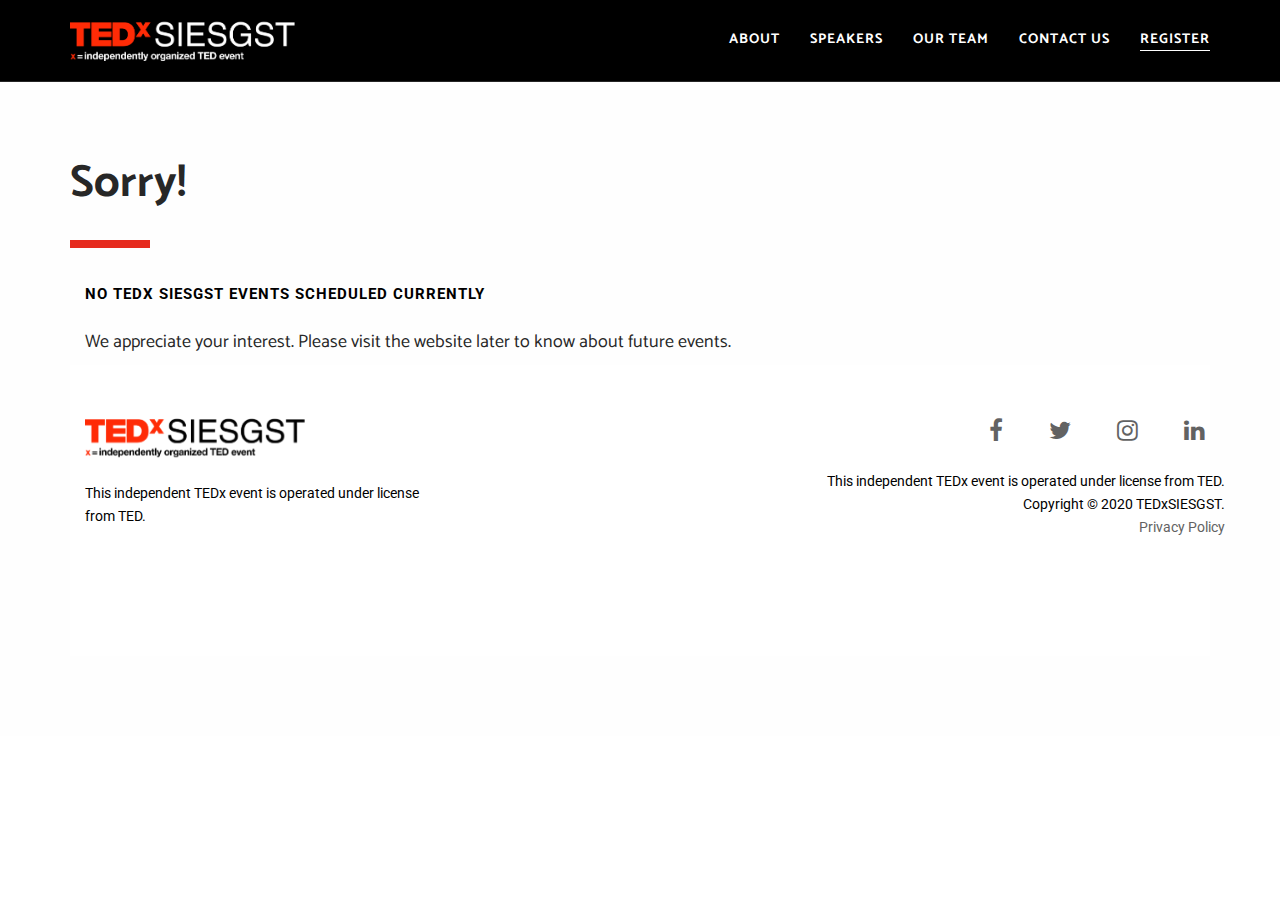
<file: register/index.html>
<!DOCTYPE html>
<!--[if lt IE 7]>      <html class="no-js lt-ie9 lt-ie8 lt-ie7" lang="en"> <![endif]-->
<!--[if IE 7]>         <html class="no-js lt-ie9 lt-ie8" lang="en"> <![endif]-->
<!--[if IE 8]>         <html class="no-js lt-ie9" lang="en"> <![endif]-->
<!--[if gt IE 8]><!-->
<html class="no-js" lang="en">
  <!--<![endif]-->

  <head>
    <meta charset="utf-8" />
    <meta
      name="viewport"
      content="width=device-width, initial-scale=1.0, maximum-scale=1"
    />
    <meta http-equiv="X-UA-Compatible" content="IE=edge" />

    <!-- Title, icon, description and keywords -->
    <title>Attendee Registration | TEDxSIESGST</title>
    <link rel="shortcut icon" href="../res/images/favicon.ico" />
    <link rel="icon" href="../res/images/favicon.ico" />
    <link rel="apple-touch-icon" href="../res/images/favicon.ico" />

    <meta
      name="description"
      content="Attendee Registration for TEDxSIESGST, x = independently organised TED event. SomethinK Different. This October, at SIES Graduate School of Technology."
    />
    <meta
      name="keywords"
      content="TEDx, SIESGST, SIES Graduate School of Technology, Navi Mumbai, event, talks, Attendee registration, registration, Attendee, official, online, live, website"
    />

    <!-- Social media tags -->
    <!-- Open Graph -->
    <meta property="og:title" content="Attendee Registration | TEDxSIESGST" />
    <meta
      property="og:description"
      content="Attendee Registration for TEDxSIESGST, x = independently organised TED event. SomethinK Different. This October, at SIES Graduate School of Technology."
    />
    <meta property="og:image" content="https://tedxsiesgst.live/og_icon.png" />
    <meta property="og:url" content="https://tedxsiesgst.live" />
    <meta property="og:type" content="website" />
    <meta property="og:image:type" content="image/png" />
    <meta property="og:image:width" content="512" />
    <meta property="og:image:height" content="512" />
    <meta property="og:image:alt" content="TEDxSIESGST" />
    <!-- Twitter -->
    <meta name="twitter:card" content="summary_large_image" />
    <meta name="twitter:site" content="@TEDxSIESGST" />
    <meta name="twitter:title" content="Attendee Registration | TEDxSIESGST" />
    <meta
      name="twitter:description"
      content="Attendee Registration for TEDxSIESGST, x = independently organised TED event. SomethinK Different. This October, at SIES Graduate School of Technology."
    />
    <meta name="twitter:image" content="https://tedxsiesgst.live/og_icon.png" />
    <!-- Google+ -->
    <meta itemprop="name" content="Attendee Registration | TEDxSIESGST" />
    <meta
      itemprop="description"
      content="Attendee Registration for TEDxSIESGST, x = independently organised TED event. SomethinK Different. This October, at SIES Graduate School of Technology."
    />
    <meta itemprop="image" content="https://tedxsiesgst.live/og_icon.png" />

    <!-- Browser themes -->
    <!-- Chrome, Firefox OS and Opera -->
    <meta name="theme-color" content="#000" />
    <!-- Windows Phone -->
    <meta name="msapplication-navbutton-color" content="#000" />
    <!-- iOS Safari -->
    <meta name="apple-mobile-web-app-status-bar-style" content="#000" />

    <!-- Bootstrap -->
    <link rel="stylesheet" href="../res/css/bootstrap.min.css" />

    <!-- Font Icons -->
    <link rel="stylesheet" href="../res/css/font-awesome.min.css" />

    <!-- Plugins -->
    <link rel="stylesheet" href="../res/css/flickity.min.css" />
    <link rel="stylesheet" href="../res/css/magnific-popup.css" />

    <!-- Main styles -->
    <link rel="stylesheet" href="../res/css/main.css" />
    <link rel="stylesheet" href="../res/css/style.css" />

    <!-- Color skin -->
    <link rel="stylesheet" href="../res/css/color_red.css" />

    <!-- Captcha -->
    <link rel="stylesheet" href="../res/css/captcha.css" />

    <!-- Modernizr JS for IE8 support of HTML5 elements and media queries -->
    <!--[if lt IE 8]>
      <script src="../res/js/modernizr.min.js"></script>
    <![endif]-->

    <script type="text/javascript">
      var noe = 0;

      function checkMail() {
        var tryNo = sessionStorage.getItem("try");
        var tryInt = parseInt(tryNo, 10);
        if (tryInt > 2) {
          document
            .getElementById("final-submit")
            .setAttribute("value", "Send Message");
          alert(
            "There is a SERVER ERROR!\nSorry for inconvenience :(\nPlease contact our team.\nThank You!"
          );
          return;
        }

        if(document.getElementById('name').value.length<4 || !document.getElementById('email').value.includes('@') || document.getElementById('email').value.length<4 || document.getElementById('contact').getAttribute('pattern') != '[+0-9]{0,5}[0-9\\s-]{8,13}' || document.getElementById('contact').value.length<8)
        {
          alert('Please fill correct details!');
          return false;
        }

        var serial = $("#mc-form").serializeArray();
        var serialJSON = {};
        for (var i = 0; i < serial.length; i++) {
          serialJSON[serial[i].name] = serial[i].value;
        }
        serialJSON["loc"] = window.top.location.href;

        $.ajax({
          url:
            "https://script.google.com/macros/s/AKfycbz4XPL9CK4QOZb45j8Y0QALH7tvcSIF932-JwFUDNm1VQ0_N10/exec",
          type: "POST",
          data: serialJSON,
          success: function (res) {
            if (res == "req_error()") {
              req_error();
            } else if (res == "req_success()") {
              req_success();
            } else if (res == "req_fail()") {
              req_fail();
            }
          },
          error: function (res) {
            req_error();
          },
        });
      }

      function req_success() {
        if (noe == 0) {
          noe++;
          document.getElementById("form-section").style.display = "none";
          document.getElementById("done-section").style.display = "none";
          document.getElementById("success-section").style.display = "block";
          window.scroll(
            0,
            document.getElementById("success-section").getBoundingClientRect()
              .top +
              window.scrollY -
              120
          );
          sessionStorage.setItem("lastname", "Smith");
          document.cookie =
            "done=zing; expires=18 Dec 2020 12:00:00 UTC; path=/";
        }
      }

      function req_done() {
        document.getElementById("form-section").style.display = "none";
        document.getElementById("success-section").style.display = "none";
        document.getElementById("done-section").style.display = "block";
      }

      function req_fail() {
        if (noe == 0) {
          noe++;
          document
            .getElementById("final-submit")
            .setAttribute("value", "Submit");
          document.getElementById("final-submit").removeAttribute("disabled");
          document.getElementById("already").style.display = "inline-block";
        }
      }

      function req_error() {
        if (noe == 0) {
          noe++;
          document
            .getElementById("final-submit")
            .setAttribute("value", "Submit");
          document.getElementById("final-submit").removeAttribute("disabled");
          alert(
            "There was a SERVER ERROR!\nSorry for inconvenience :(\nPlease try again.\nIf the issue persists, please contact our team.\nThank You!"
          );
          var tryNo = sessionStorage.getItem("try");
          var tryInt = parseInt(tryNo, 10);
          tryInt++;
          sessionStorage.setItem("try", tryInt.toString());
        }
      }
    </script>
  </head>

  <body id="page-top">
    <!-- Navigation Start -->
    <nav id="navigation" class="navbar navbar-fixed-top navbar-dark">
      <div class="container">
        <div class="row">
          <div class="navbar-header col-lg-3">
            <button
              type="button"
              class="navbar-toggle collapsed"
              data-toggle="collapse"
              data-target="#navbar"
            >
              <span class="sr-only">Toggle navigation</span>
              <span class="icon-bar"></span>
              <span class="icon-bar"></span>
              <span class="icon-bar"></span>
            </button>

            <a
              class="navbar-brand font-family-alt letter-spacing-1 text-extra-large text-uppercase"
              href="/"
            >
              <img
                class="logo-navbar-dark"
                src="../res/images/logos/dark.png"
                alt=""
              />
              <img
                class="logo-navbar-white"
                src="../res/images/logos/light.png"
                alt=""
              />
            </a>
          </div>
          <!-- //.navbar-header -->

          <div id="navbar" class="navbar-collapse collapse col-lg-9 pull-right">
            <ul
              class="nav navbar-nav font-family-alt letter-spacing-1 text-uppercase font-weight-700"
            >
              <li><a href="/about/" class="line-height-unset">About</a></li>
              <li>
                <a href="/speakers/" class="line-height-unset">Speakers</a>
              </li>
              <li>
                <a href="/our-team/" class="line-height-unset">Our Team</a>
              </li>
              <li>
                <a href="/contact/" class="line-height-unset">Contact Us</a>
              </li>
              <li class="active">
                <a href="/register/" class="page-scroll">Register</a>
              </li>
            </ul>
          </div>
          <!-- //.navbar-collapse -->
        </div>
        <!-- //.row -->
      </div>
      <!-- //.container -->
    </nav>
    <!-- //Navigation End -->

    <!-- Section - Registration start -->
    <section id="registration" class="bg-white-2">
      <div class="container">
        <div id="form-section">
          <div class="row no-padding-rl">
            <div class="col-md-12">
              <!-- <h1
                class="font-family-alt font-weight-700 sm-title-large title-extra-large-2 text-gray-dark-2"
              >
                Register for TEDxSIESGST
              </h1>
              <span
                class="bg-base-color xs-margin-6 xs-no-margin-rl margin-3 no-margin-rl separator-line-extra-thick-long"
              ></span>
            </div> -->
          </div>

          <div class="container">
            <!-- <form
              action=""
              method="post"
              id="mc-form"
              autocomplete="off"
              netlify
            >
              <span
                class="display-block font-weight-700 letter-spacing-1 text-large text-uppercase"
              >
              Attendee Registration
              </span>
              <div class="row margin-2 no-margin-rl no-margin-bottom">
                <p
                  class="font-family-alt sm-text-large text-extra-large text-gray-dark-2"
                >
                  Before registering, make sure you read and comply to the rules
                  and guidelines regarding the event:
                </p>
                <span
                  class="display-block margin-2 no-margin-bottom no-margin-rl text-medium text-gray-dark-2"
                >
                  By registering you agree that all details provided are
                  accurate. Any discrepancy may result in cancellation of
                  registration.</span
                >

                <div class="row margin-4 no-margin-rl">
                  <label for="name"
                    >Full Name <span style="color: red">*</span></label
                  >&nbsp&nbsp&nbsp&nbsp&nbsp&nbsp&nbsp&nbsp&nbsp&nbsp&nbsp
                  <input
                    type="text"
                    title="Enter Your Name"
                    placeholder=""
                    name="name"
                    id="name"
                    class="required"
                    required
                  /> <br>
                  <label for="email"
                    >Email id <span style="color: red" class="textarea">*</span></label
                  >&nbsp&nbsp&nbsp&nbsp&nbsp&nbsp&nbsp&nbsp&nbsp&nbsp&nbsp&nbsp&nbsp&nbsp&nbsp
                  <input
                    type="email"
                    title="Enter Your Email Address"
                    placeholder=""
                    name="email"
                    id="email"
                    class="required email"
                    required
                  />
                  <br>
                  
                  <label for="contact"
                    >Contact Number <span style="color: red">*</span></label
                  >
                  
                  <input
                    type="text"
                    pattern="[+0-9]{0,5}[0-9\s-]{8,13}"
                    title="Enter Your Phone Number"
                    placeholder=""
                    name="contact"
                    id="contact"
                    class="required"
                    required
                  />
                    <label for="work"
                    >Work Description <span style="color: red">*</span></label
                  >
                  <input
                    type="text"
                    placeholder=""
                    title="Enter Your Designation or Field of Work"
                    name="work"
                    id="work"
                    class="required"
                    required
                  />
                  <label for="about"
                    >Something About You
                    <span style="color: red">*</span></label
                  >
                  <textarea
                    placeholder=""
                    title="Tell Us About You"
                    name="about"
                    id="about"
                    class="required"
                    required
                  ></textarea>
                  <label for="topic"
                    >Topic of Talk <span style="color: red">*</span></label
                  >
                  <input
                    type="text"
                    placeholder=""
                    title="Enter Your Topic Name"
                    name="topic"
                    id="topic"
                    class="required"
                    required
                  />
                  <label for="desc"
                    >Description of Talk
                    <span style="color: red">*</span></label
                  >
                  <textarea
                    placeholder=""
                    name="desc"
                    id="desc"
                    title="Enter Your Talk Description"
                    class="required"
                    required
                  ></textarea>
              <label for="link"
                    >Personal Links <span style="color: red">*</span></label
                  >
                  <textarea
                    title="Some links that will help us to know more about you"
                    placeholder="Example : Your website, Linkedin, Twitter etc"
                    name="link"
                    id="link"
                    class="required"
                    required
                  ></textarea> 
                  <canvas
                    id="mc-canvas"
                    style="margin-left: -0px"
                    title="Draw over the pattern"
                  >
                    If Your browser doesn't support this - please switch in a
                    modern browser.
                  </canvas>
                  <b style="color: red">Note:</b> Please draw the captcha
                  pattern in the box to submit the form
                  <input
                    type="hidden"
                    id="mc-action"
                    value="javascript: void(0)"
                  />
                  <br />
                  <button
                    class="btn btn-small btn-color-green"
                    onclick="$('#mc-form').motionCaptcha({shapes: ['triangle', 'x', 'rectangle', 'circle', 'check', 'zigzag', 'arrow', 'delete', 'pigtail', 'star']});"
                    id="change-btn"
                    type="button"
                    title="Click for a new Pattern"
                  >
                    New Captcha Pattern
                  </button>
                </div>

                <div class="row no-margin-rl">
                  <span
                    class="display-block font-family-alt letter-spacing-1 text-gray-dark-2 text-small text-uppercase"
                  >
                    <b
                      ><span style="color: red">*</span> Please enter all fields
                      correctly</b
                    >
                  </span>
                </div>

                <div class="row margin-1 no-margin-rl">
                  <input
                    disabled="disabled"
                    title="Submit Form"
                    autocomplete="false"
                    class="btn btn-base-color btn-medium"
                    type="submit"
                    value="Submit"
                    id="final-submit"
                  />
                  <label style="color: red; display: none" id="already"
                    >Already Registered!</label
                  >
                </div>
              </div>
            </form> -->

            <div id="success-section">
              <div class="row no-padding-rl">
                <div class="col-md-12">
                  <h1
                    class="font-family-alt font-weight-700 sm-title-large title-extra-large-2 text-gray-dark-2"
                  >
                    Sorry!
                  </h1>
                  <span
                    class="bg-base-color xs-margin-6 xs-no-margin-rl margin-3 no-margin-rl separator-line-extra-thick-long"
                  ></span>
                </div>
                <!-- //.col-md-12 -->
              </div>
              <!-- //.row -->

              <div class="container">
                <span
                  class="display-block font-weight-700 letter-spacing-1 text-large text-uppercase"
                >
                  No TEDx SIESGST Events scheduled currently
                </span>
                <div class="row margin-2 no-margin-rl no-margin-bottom">
                  <p
                    class="font-family-alt sm-text-large text-extra-large text-gray-dark-2"
                  >
                    We appreciate your interest. Please visit the website later to know about future events.
                  </p>
                  
                </div>
              </div>
            </div>

          </div>
        </div>
      

     <!--   <div id="no-section">
          <div class="row no-padding-rl">
            <div class="col-md-12">
              <h1
                class="font-family-alt font-weight-700 sm-title-large title-extra-large-2 text-gray-dark-2"
              >
                Sorry!
              </h1>
              <span
                class="bg-base-color xs-margin-6 xs-no-margin-rl margin-3 no-margin-rl separator-line-extra-thick-long"
              ></span>
            </div>
             //.col-md-12 
          </div> -->
          <!-- //.row -->
<!--
          <div class="container">
            <span
              class="display-block font-weight-700 letter-spacing-1 text-large text-uppercase"
            >
              We're not accepting registrations anymore!
            </span>
            <div class="row margin-2 no-margin-rl no-margin-bottom">
              <p
                class="font-family-alt sm-text-large text-extra-large text-gray-dark-2"
              >
                For any queries, please contact our team.
              </p>
              <span
                class="display-block margin-2 no-margin-bottom no-margin-rl text-medium text-gray-dark-2"
              >
                <a href="/contact/"><u>Click to Contact Us!</u></a></span
              >
            </div>
          </div>
        </div> -->

        <div id="success-section" style="display: none">
          <div class="row no-padding-rl">
            <div class="col-md-12">
              <h1
                class="font-family-alt font-weight-700 sm-title-large title-extra-large-2 text-gray-dark-2"
              >
                Registration Successful :)
              </h1>
              <span
                class="bg-base-color xs-margin-6 xs-no-margin-rl margin-3 no-margin-rl separator-line-extra-thick-long"
              ></span>
            </div>
            <!-- //.col-md-12 -->
          </div>
          <!-- //.row -->

          <div class="container">
            <span
              class="display-block font-weight-700 letter-spacing-1 text-large text-uppercase"
            >
              Thank You for registering!
            </span>
            <div class="row margin-2 no-margin-rl no-margin-bottom">
              <p
                class="font-family-alt sm-text-large text-extra-large text-gray-dark-2"
              >
                We appreciate your interest. If you have any questions leading up to the event, you can contact us on our social media handles.
              </p>
              <span
                class="display-block margin-2 no-margin-bottom no-margin-rl text-medium text-gray-dark-2"
              >
                Please make sure you received a mail from our side confirming your registration.<br />Thank you for your support!</span
              >
            </div>
          </div>
        </div>

        <div id="done-section" style="display: none">
          <div class="row no-padding-rl">
            <div class="col-md-12">
              <h1
                class="font-family-alt font-weight-700 sm-title-large title-extra-large-2 text-gray-dark-2"
              >
                Registration Already Done!
              </h1>
              <span
                class="bg-base-color xs-margin-6 xs-no-margin-rl margin-3 no-margin-rl separator-line-extra-thick-long"
              ></span>
            </div>
            <!-- //.col-md-12 -->
          </div>
          <!-- //.row -->

          <div class="container">
            <span
              class="display-block font-weight-700 letter-spacing-1 text-large text-uppercase"
            >
              Thank You for registering!
            </span>
            <div class="row margin-2 no-margin-rl no-margin-bottom">
              <p
                class="font-family-alt sm-text-large text-extra-large text-gray-dark-2"
              >
                We appreciate your interest. If you have any questions leading up to the event, you can contact us on our social media handles.
              </p>
              <span
                class="display-block margin-2 no-margin-bottom no-margin-rl text-medium text-gray-dark-2"
              >
                Please make sure you received a mail from our side confirming your registration.<br />Thank you for your support!</span
              >
            </div>
          </div>
        </div>

        <!-- Footer Start -->
        <footer class="footer bg-white">
          <div class="container">
            <div class="row">
              <div class="col-sm-4">
                <div class="footer-logo xs-text-center">
                  <img src="../res/images/footer2.png" alt="" />
                </div>
                <!-- //.footer-logo -->
                <p class="disclaimer xs-text-center">
                  This independent TEDx event is operated under license from
                  TED.
                </p>
                <!-- //.disclaimer -->
              </div>
              <!-- //.col-sm-4 -->

              <div class="col-sm-8">
                <div class="footer-social text-right">
                  <ul
                    class="list-inline list-unstyled no-margin xs-text-center xs-title-small title-medium"
                  >
                    <li>
                      <a href="https://www.facebook.com/TEDxSIESGST"
                        ><i class="fa fa-facebook"></i
                      ></a>
                    </li>
                    <li>
                      <a href="https://twitter.com/TEDxSIESGST"
                        ><i class="fa fa-twitter"></i
                      ></a>
                    </li>
                    <li>
                      <a href="https://www.instagram.com/TEDxSIESGST"
                        ><i class="fa fa-instagram"></i
                      ></a>
                    </li>
                    <li>
                      <a href="https://www.linkedin.com/company/tedxsiesgst"
                        ><i class="fa fa-linkedin"></i
                      ></a>
                    </li>
                  </ul>
                  <br />
                  <p class="disclaimer xs-text-center">
                    This independent TEDx event is operated under license from
                    TED.
                    <br />
                    Copyright © 2020 TEDxSIESGST. <br />
                    <a href="/Privacy/privacy.html">Privacy Policy</a>
                  </p>
                </div>
                <!-- //.footer-social -->
              </div>
              <!-- //.col-sm-8 -->
            </div>
            <!-- //.row -->
          </div>
          <!-- //.container -->
        </footer>
        <!-- //Footer End -->
      </div>
    </section>

    <!-- Scroll to top -->
    <a href="#page-top" class="page-scroll scroll-to-top"
      ><i class="fa fa-angle-up"></i
    ></a>

    <!-- jQuery -->
    <script src="../res/js/jquery.min.js"></script>

    <!-- Bootstrap -->
    <script src="../res/js/bootstrap.min.js"></script>

    <!-- Captcha -->
    <script src="../captcha/jquery.motionCaptcha.0.2.js"></script>
    <script>
      jQuery(document).ready(function ($) {
        $("#mc-form").motionCaptcha({
          shapes: [
            "triangle",
            "x",
            "rectangle",
            "circle",
            "check",
            "zigzag",
            "arrow",
            "delete",
            "pigtail",
            "star",
          ],
        });
      });
    </script>

    <script type="text/javascript">
      sessionStorage.setItem("try", "0");
      var lastname = sessionStorage.getItem("lastname");
      var done = document.cookie;
      if (done.includes("done=zing")) {
        req_done();
      }
      if (lastname == "Smith") {
        req_success();
      }
    </script>

    <script type="text/javascript">
      document.getElementById("mc-form").onsubmit = function () {
        noe = 0;
        var okay = document.getElementById("mc-form").getAttribute("action");
        if (okay != "javascript: void(0)") {
          return false;
        }
        document
          .getElementById("final-submit")
          .setAttribute("value", "Submitting");
        document.getElementById("final-submit").setAttribute("disabled", "");
        document.getElementById("already").style.display = "none";

        checkMail();

        return false;
      };
    </script>

    <!-- Plugins -->
    <script src="../res/js/pace.min.js"></script>
    <script src="../res/js/debouncer.min.js"></script>
    <script src="../res/js/jquery.easing.min.js"></script>
    <script src="../res/js/jquery.inview.min.js"></script>
    <script src="../res/js/jquery.matchHeight.js"></script>
    <script src="../res/js/isotope.pkgd.min.js"></script>
    <script src="../res/js/imagesloaded.pkgd.min.js"></script>
    <script src="../res/js/flickity.pkgd.min.js"></script>
    <script src="../res/js/jquery.magnific-popup.min.js"></script>
    <script src="../res/js/jquery.validate.min.js"></script>

    <!-- BG Parallax JS -->
    <script src="../res/js/TweenMax.min.js"></script>
    <script src="../res/js/ScrollMagic.min.js"></script>
    <script src="../res/js/animation.gsap.min.js"></script>

    <!-- Theme -->
    <script src="../res/js/main.js"></script>

    <!-- Countdown -->
    <script src="../res/js/jquery.countdown.min.js"></script>
    <script src="../res/js/countdown.js"></script>
  </body>
</html>
</file>
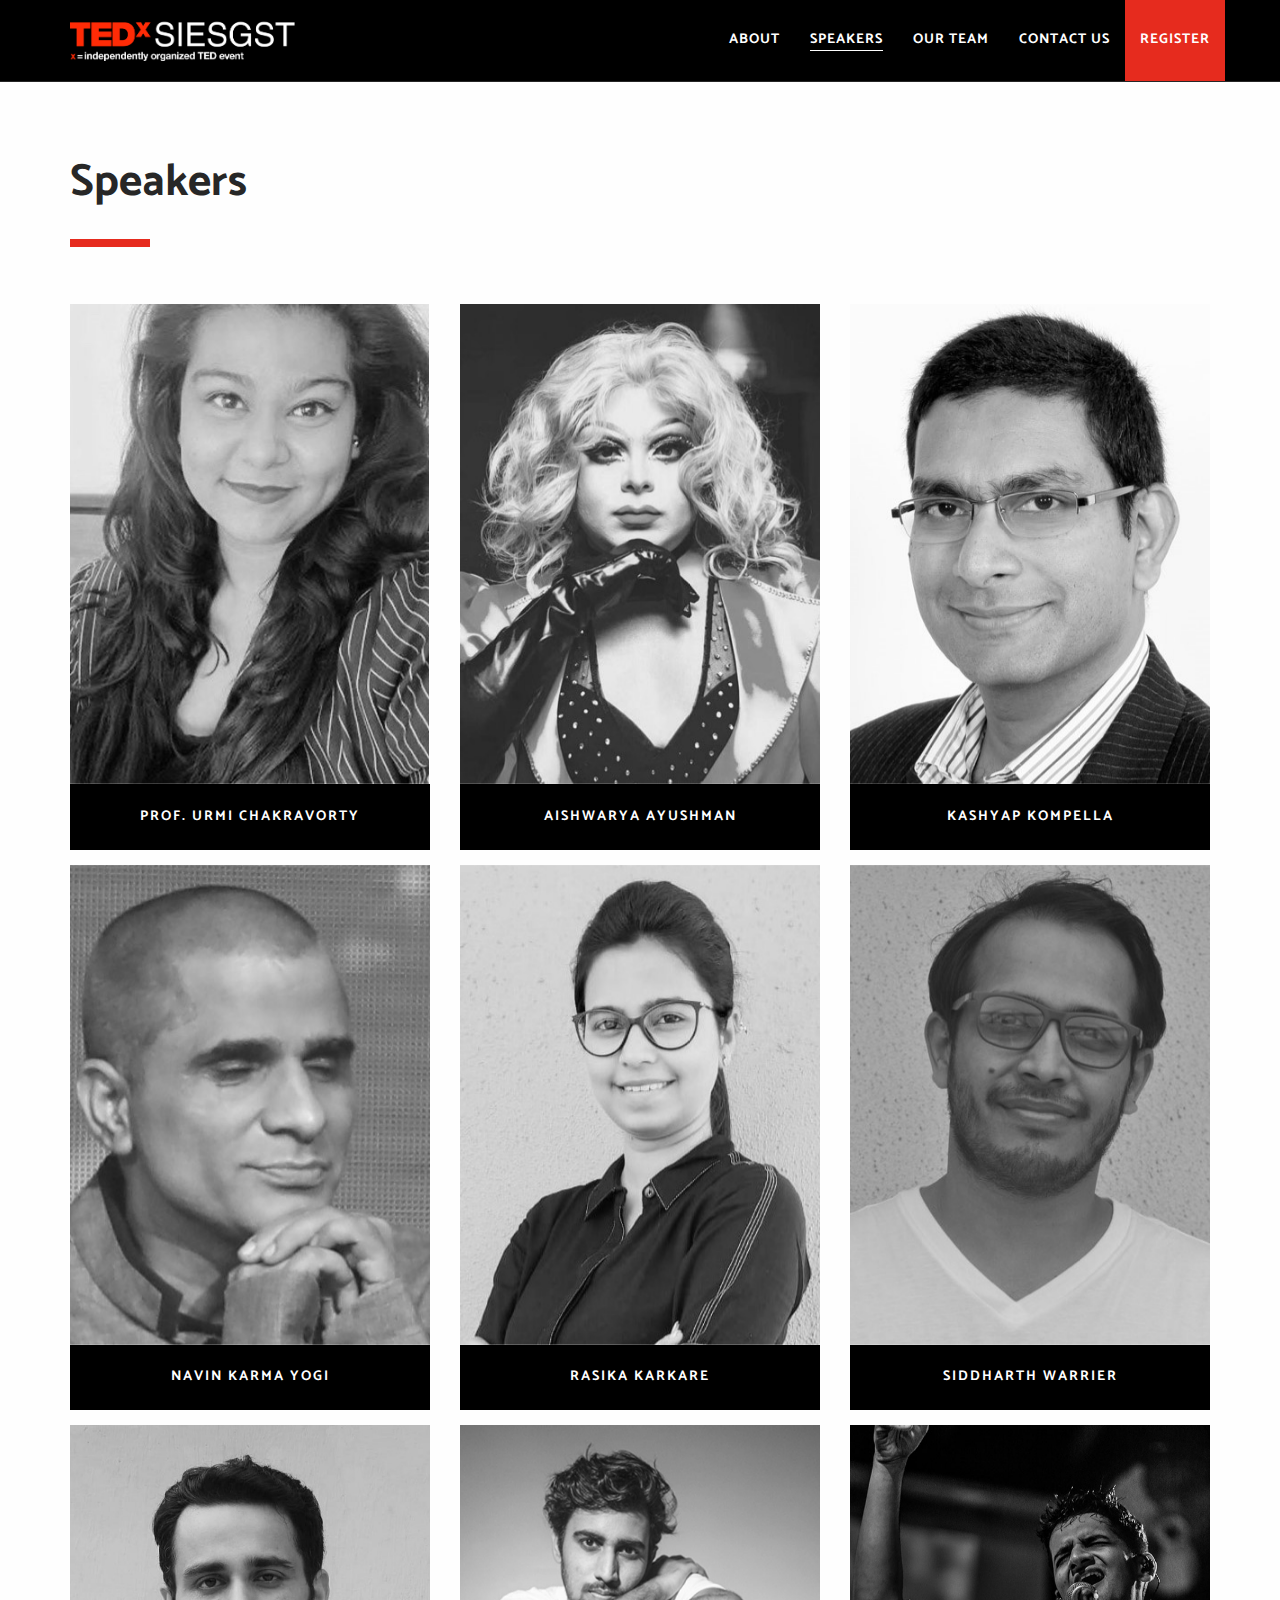
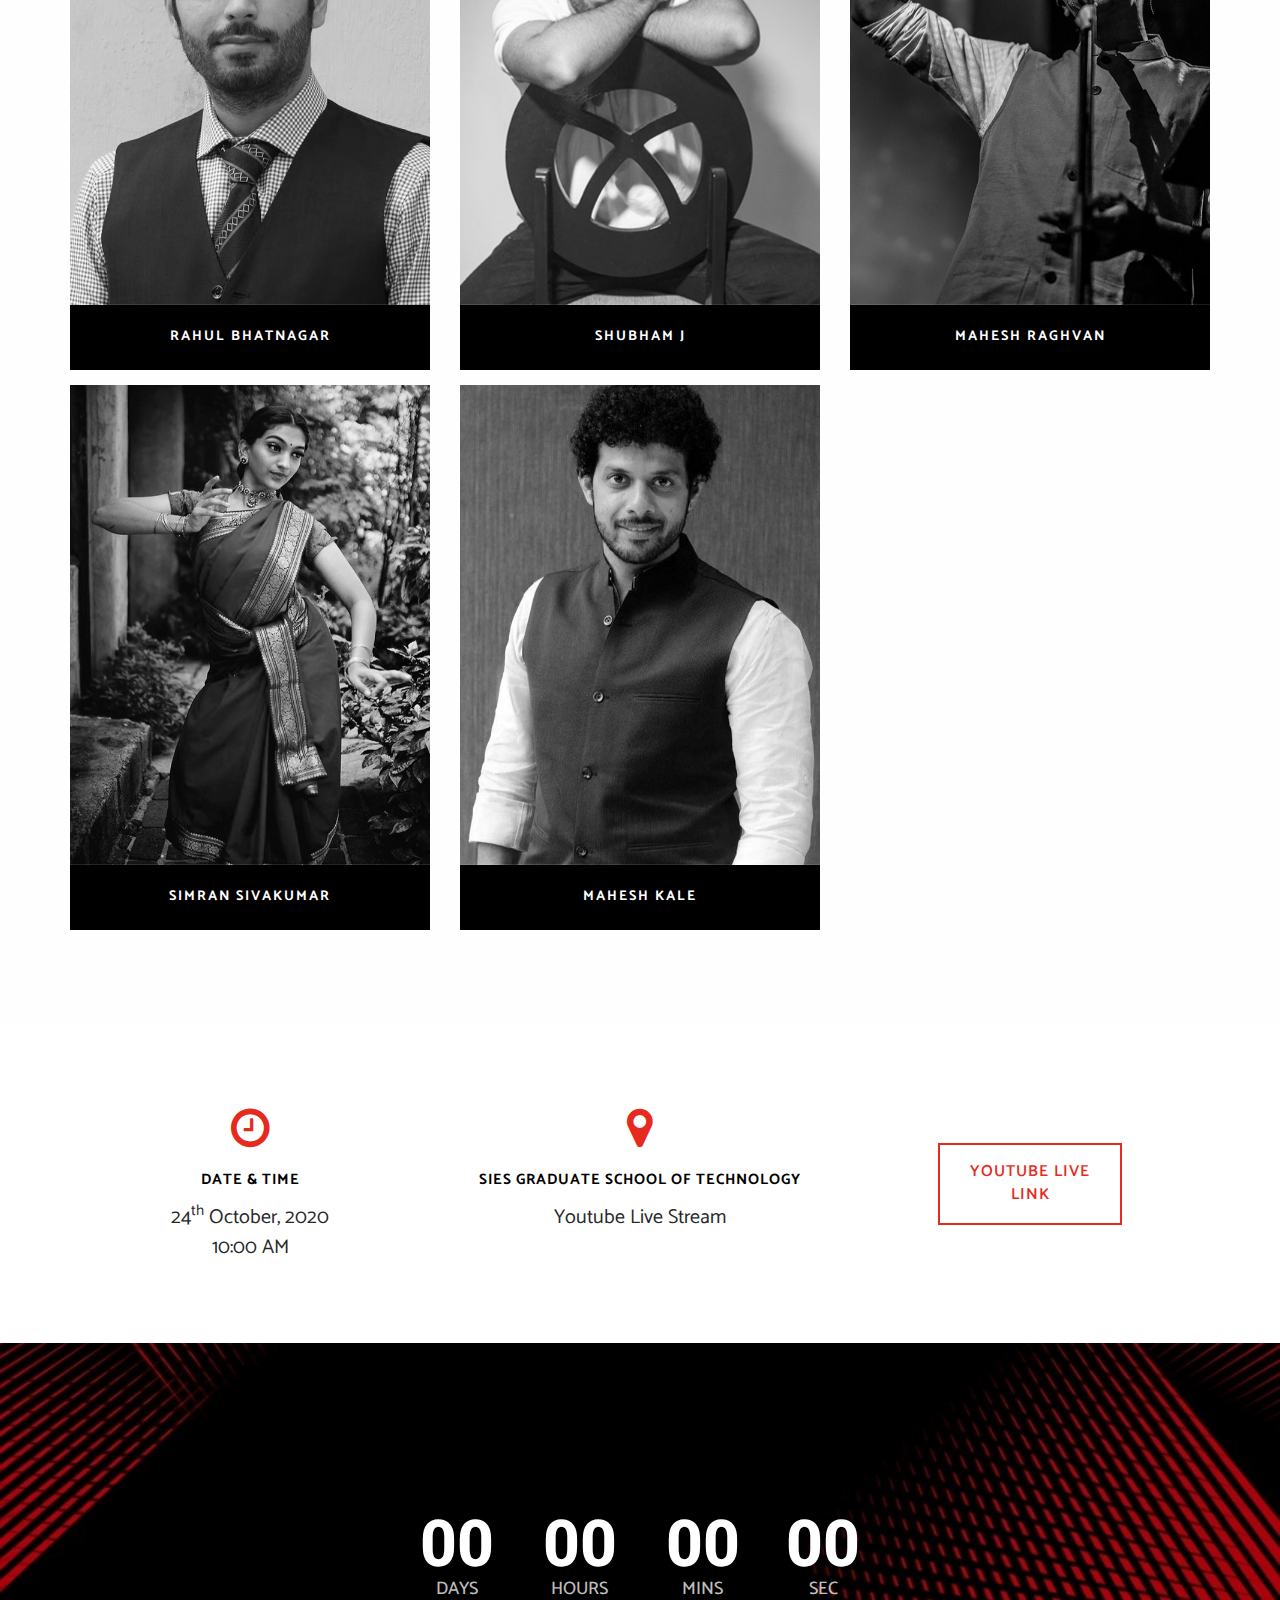
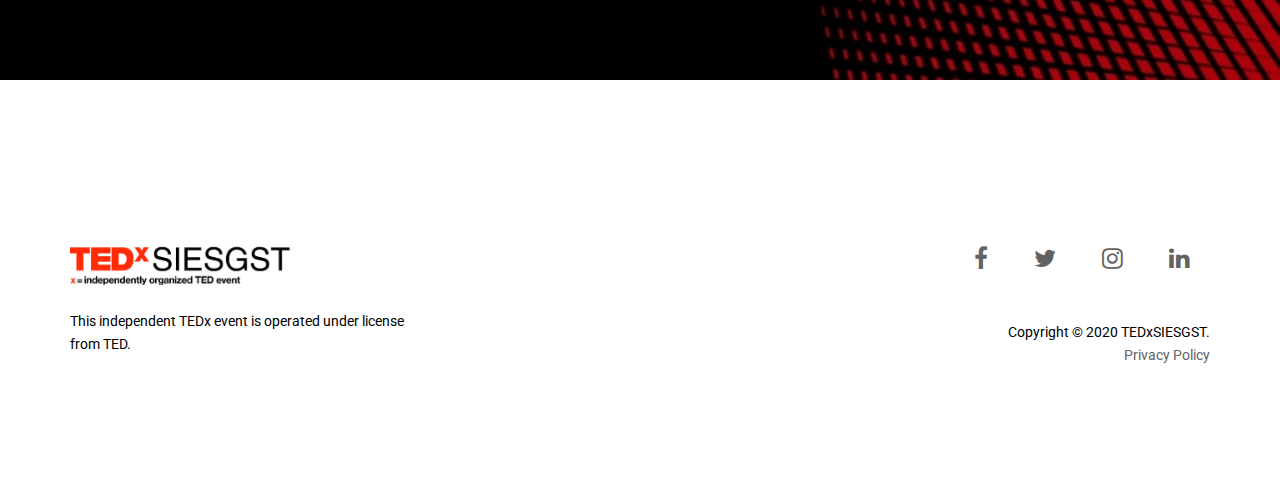
<file: speakers/index.html>
<!DOCTYPE html>
<!--[if lt IE 7]>      <html class="no-js lt-ie9 lt-ie8 lt-ie7" lang="en"> <![endif]-->
<!--[if IE 7]>         <html class="no-js lt-ie9 lt-ie8" lang="en"> <![endif]-->
<!--[if IE 8]>         <html class="no-js lt-ie9" lang="en"> <![endif]-->
<!--[if gt IE 8]><!-->
<html class="no-js" lang="en">
  <!--<![endif]-->

  <head>
    <meta charset="utf-8" />
    <meta
      name="viewport"
      content="width=device-width, initial-scale=1.0, maximum-scale=1"
    />
    <meta http-equiv="X-UA-Compatible" content="IE=edge" />

    <!-- Title, icon, description and keywords -->
    <title>Speakers | TEDxSIESGST</title>
    <link rel="shortcut icon" href="../res/images/favicon.ico" />
    <link rel="icon" href="../res/images/favicon.ico" />
    <link rel="apple-touch-icon" href="../res/images/favicon.ico" />
    <meta
      name="description"
      content="Speakers for TEDxSIESGST, x = independently organised TED event. SomethinK Different. This October, at SIES Graduate School of Technology."
    />
    <meta
      name="keywords"
      content="TEDx, SIESGST, SIES Graduate School of Technology, Navi Mumbai, event, talks, speakers, official, online, live, website"
    />

    <!-- Social media tags -->
    <!-- Open Graph -->
    <meta property="og:title" content="Speakers | TEDxSIESGST" />
    <meta
      property="og:description"
      content="Speakers for TEDxSIESGST, x = independently organised TED event. SomethinK Different. This October, at SIES Graduate School of Technology."
    />
    <meta property="og:image" content="https://tedxsiesgst.live/og_icon.png" />
    <meta property="og:url" content="https://tedxsiesgst.live" />
    <meta property="og:type" content="website" />
    <meta property="og:image:type" content="image/png" />
    <meta property="og:image:width" content="512" />
    <meta property="og:image:height" content="512" />
    <meta property="og:image:alt" content="TEDxSIESGST" />
    <!-- Twitter -->
    <meta name="twitter:card" content="summary_large_image" />
    <meta name="twitter:site" content="@TEDxSIESGST" />
    <meta name="twitter:title" content="Speakers | TEDxSIESGST" />
    <meta
      name="twitter:description"
      content="Speakers for TEDxSIESGST, x = independently organised TED event. SomethinK Different. This October, at SIES Graduate School of Technology."
    />
    <meta name="twitter:image" content="https://tedxsiesgst.live/og_icon.png" />
    <!-- Google+ -->
    <meta itemprop="name" content="Speakers | TEDxSIESGST" />
    <meta
      itemprop="description"
      content="Speakers for TEDxSIESGST, x = independently organised TED event. SomethinK Different. This October, at SIES Graduate School of Technology."
    />
    <meta itemprop="image" content="https://tedxsiesgst.live/og_icon.png" />

    <!-- Browser themes -->
    <!-- Chrome, Firefox OS and Opera -->
    <meta name="theme-color" content="#000" />
    <!-- Windows Phone -->
    <meta name="msapplication-navbutton-color" content="#000" />
    <!-- iOS Safari -->
    <meta name="apple-mobile-web-app-status-bar-style" content="#000" />

    <!-- Bootstrap -->
    <link rel="stylesheet" href="../res/css/bootstrap.min.css" />

    <!-- Font Icons -->
    <link rel="stylesheet" href="../res/css/font-awesome.min.css" />

    <!-- Plugins -->
    <link rel="stylesheet" href="../res/css/flickity.min.css" />
    <link rel="stylesheet" href="../res/css/magnific-popup.css" />

    <!-- Main styles -->
    <link rel="stylesheet" href="../res/css/main.css" />
    <link rel="stylesheet" href="../res/css/style.css" />

    <!-- Color skin -->
    <link rel="stylesheet" href="../res/css/color_red.css" />

    <!-- Modernizr JS for IE8 support of HTML5 elements and media queries -->
    <!--[if lt IE 8]>
      <script src="../res/js/modernizr.min.js"></script>
    <![endif]-->
  </head>

  <body id="page-top">
    <!-- Navigation Start -->
    <nav id="navigation" class="navbar navbar-fixed-top navbar-dark">
      <div class="container">
        <div class="row">
          <div class="navbar-header col-lg-3">
            <button
              type="button"
              class="navbar-toggle collapsed"
              data-toggle="collapse"
              data-target="#navbar"
            >
              <span class="sr-only">Toggle navigation</span>
              <span class="icon-bar"></span>
              <span class="icon-bar"></span>
              <span class="icon-bar"></span>
            </button>

            <a
              class="navbar-brand font-family-alt letter-spacing-1 text-extra-large text-uppercase"
              href="/"
            >
              <img
                class="logo-navbar-dark"
                src="../res/images/logos/dark.png"
                alt=""
              />
              <img
                class="logo-navbar-white"
                src="../res/images/logos/light.png"
                alt=""
              />
            </a>
          </div>
          <!-- //.navbar-header -->

          <div id="navbar" class="navbar-collapse collapse col-lg-9 pull-right">
            <ul
              class="nav navbar-nav font-family-alt letter-spacing-1 text-uppercase font-weight-700"
            >
              <li><a href="/about/" class="line-height-unset">About</a></li>
              <li class="active">
                <a href="/speakers/" class="page-scroll">Speakers</a>
              </li>
              <li>
                <a href="/our-team/" class="line-height-unset">Our Team</a>
              </li>
              <li>
                <a href="/contact/" class="line-height-unset">Contact Us</a>
              </li>
              <li class="bg-base-color">
                <a href="/register/" class="line-height-unset width-100">
                  Register
                </a>
              </li>
            </ul>
          </div>
          <!-- //.navbar-collapse -->
        </div>
        <!-- //.row -->
      </div>
      <!-- //.container -->
    </nav>
    <!-- //Navigation End -->

    <!-- Section - Speakers start -->
    <section id="speakers" class="bg-white-2">
      <div class="container">
        <div class="row no-padding-rl">
          <div class="col-md-12">
            <h1
              class="font-family-alt font-weight-700 sm-title-large title-extra-large-2 text-gray-dark-2"
            >
              Speakers
            </h1>
            <span
              class="bg-base-color xs-margin-6 xs-no-margin-rl margin-3 no-margin-rl separator-line-extra-thick-long"
            ></span>
            <br />
          </div>
          <!-- //.col-md-10 -->
        </div>
        <!-- //.row -->

        <div class="row">
          <!-- Speaker Box Start -->
          <div class="features-box speaker-box col-sm-6 col-md-4">
            <div class="overflow-hidden position-relative width-100">
              <div class="img-wrapper">
                <img src="../res/images/speakers/urmi.jpg" alt="" />
              </div>
              <!-- //.img-wrapper -->

              <div
                class="bg-black no-padding-rl padding-6 position-relative text-center"
              >
                <span
                  class="display-block font-family-alt font-weight-700 letter-spacing-2 text-white text-medium text-uppercase"
                >
                  <!-- Enter Speaker Name -->
                  Prof. Urmi Chakravorty
                </span>
              </div>
              <!-- //.bg-black -->

              <div
                class="ease height-100 padding-2 position-absolute position-top position-left show-on-hover width-100"
              >
                <div class="bg-base-color height-100 width-100">
                  <div class="display-table height-100 width-100">
                    <div
                      class="display-table-cell no-padding-tb padding-11 vertical-align-middle text-uppercase text-white"
                    >
                      <span
                        class="display-block font-family-alt letter-spacing-1 title-small"
                      >
                        <!-- Enter Speaker Name -->
                        Prof. Urmi Chakravorty
                      </span>
                      <br />
                      <span
                        class="display-block font-weight-700 letter-spacing-1 text-medium"
                      >
                        <!-- Designation : Film-maker &amp; Journalist -->
                        Educationalist, Columnist, Global Change Maker
                      </span>
                    </div>
                    <!-- //.display-table-cell -->
                  </div>
                  <!-- //.display-table -->
                </div>
                <!-- //.bg-base-color -->
              </div>
              <!-- //.ease -->
            </div>
            <!-- //.overflow-hidden -->
          </div>
          <!-- //Speaker Box End -->

          <!-- Speaker Box Start -->
          <div class="features-box speaker-box col-sm-6 col-md-4">
            <div class="overflow-hidden position-relative width-100">
              <div class="img-wrapper">
                <img src="../res/images/speakers/aishwariya.jpg" alt="" />
              </div>
              <!-- //.img-wrapper -->

              <div
                class="bg-black no-padding-rl padding-6 position-relative text-center"
              >
                <span
                  class="display-block font-family-alt font-weight-700 letter-spacing-2 text-white text-medium text-uppercase"
                >
                  <!-- Enter Speaker Name -->
                  Aishwarya Ayushman
                </span>
              </div>
              <!-- //.bg-black -->

              <div
                class="ease height-100 padding-2 position-absolute position-top position-left show-on-hover width-100"
              >
                <div class="bg-base-color height-100 width-100">
                  <div class="display-table height-100 width-100">
                    <div
                      class="display-table-cell no-padding-tb padding-11 vertical-align-middle text-uppercase text-white"
                    >
                      <span
                        class="display-block font-family-alt letter-spacing-1 title-small"
                      >
                        <!-- Enter Speaker Name -->
                        Aishwarya Ayushman
                      </span>
                      <br />
                      <span
                        class="display-block font-weight-700 letter-spacing-1 text-medium"
                      >
                        <!-- Designation : Film-maker &amp; Journalist -->
                        Drag Queen & Human Rights Lawyer
                      </span>
                    </div>
                    <!-- //.display-table-cell -->
                  </div>
                  <!-- //.display-table -->
                </div>
                <!-- //.bg-base-color -->
              </div>
              <!-- //.ease -->
            </div>
            <!-- //.overflow-hidden -->
          </div>
          <!-- //Speaker Box End -->

          <!-- Speaker Box Start -->
          <div class="features-box speaker-box col-sm-6 col-md-4">
            <div class="overflow-hidden position-relative width-100">
              <div class="img-wrapper">
                <img src="../res/images/speakers/kashyap.jpg" alt="" />
              </div>
              <!-- //.img-wrapper -->

              <div
                class="bg-black no-padding-rl padding-6 position-relative text-center"
              >
                <span
                  class="display-block font-family-alt font-weight-700 letter-spacing-2 text-white text-medium text-uppercase"
                >
                  <!-- Enter Speaker Name -->
                  Kashyap Kompella
                </span>
              </div>
              <!-- //.bg-black -->

              <div
                class="ease height-100 padding-2 position-absolute position-top position-left show-on-hover width-100"
              >
                <div class="bg-base-color height-100 width-100">
                  <div class="display-table height-100 width-100">
                    <div
                      class="display-table-cell no-padding-tb padding-11 vertical-align-middle text-uppercase text-white"
                    >
                      <span
                        class="display-block font-family-alt letter-spacing-1 title-small"
                      >
                        <!-- Enter Speaker Name -->
                        Kashyap Kompella
                      </span>
                      <br />
                      <span
                        class="display-block font-weight-700 letter-spacing-1 text-medium"
                      >
                        <!-- Designation : Film-maker &amp; Journalist -->
                        CEO and Chief Analyst at RPA2AI
                      </span>
                    </div>
                    <!-- //.display-table-cell -->
                  </div>
                  <!-- //.display-table -->
                </div>
                <!-- //.bg-base-color -->
              </div>
              <!-- //.ease -->
            </div>
            <!-- //.overflow-hidden -->
          </div>
          <!-- //Speaker Box End -->

          <!-- Speaker Box Start -->
          <div class="features-box speaker-box col-sm-6 col-md-4">
            <div class="overflow-hidden position-relative width-100">
              <div class="img-wrapper">
                <img src="../res/images/speakers/navin.jpg" alt="" />
              </div>
              <!-- //.img-wrapper -->

              <div
                class="bg-black no-padding-rl padding-6 position-relative text-center"
              >
                <span
                  class="display-block font-family-alt font-weight-700 letter-spacing-2 text-white text-medium text-uppercase"
                >
                  <!-- Enter Speaker Name -->
                  Navin Karma Yogi
                </span>
              </div>
              <!-- //.bg-black -->

              <div
                class="ease height-100 padding-2 position-absolute position-top position-left show-on-hover width-100"
              >
                <div class="bg-base-color height-100 width-100">
                  <div class="display-table height-100 width-100">
                    <div
                      class="display-table-cell no-padding-tb padding-11 vertical-align-middle text-uppercase text-white"
                    >
                      <span
                        class="display-block font-family-alt letter-spacing-1 title-small"
                      >
                        <!-- Enter Speaker Name -->
                        Navin Karma Yogi
                      </span>
                      <br />
                      <span
                        class="display-block font-weight-700 letter-spacing-1 text-medium"
                      >
                        <!-- Designation : Film-maker &amp; Journalist -->
                        Janitor
                      </span>
                    </div>
                    <!-- //.display-table-cell -->
                  </div>
                  <!-- //.display-table -->
                </div>
                <!-- //.bg-base-color -->
              </div>
              <!-- //.ease -->
            </div>
            <!-- //.overflow-hidden -->
          </div>
          <!-- //Speaker Box End -->

          <!-- Speaker Box Start -->
          <div class="features-box speaker-box col-sm-6 col-md-4">
            <div class="overflow-hidden position-relative width-100">
              <div class="img-wrapper">
                <img src="../res/images/speakers/rasika.jpg" alt="" />
              </div>
              <!-- //.img-wrapper -->

              <div
                class="bg-black no-padding-rl padding-6 position-relative text-center"
              >
                <span
                  class="display-block font-family-alt font-weight-700 letter-spacing-2 text-white text-medium text-uppercase"
                >
                  <!-- Enter Speaker Name -->
                  Rasika Karkare
                </span>
              </div>
              <!-- //.bg-black -->

              <div
                class="ease height-100 padding-2 position-absolute position-top position-left show-on-hover width-100"
              >
                <div class="bg-base-color height-100 width-100">
                  <div class="display-table height-100 width-100">
                    <div
                      class="display-table-cell no-padding-tb padding-11 vertical-align-middle text-uppercase text-white"
                    >
                      <span
                        class="display-block font-family-alt letter-spacing-1 title-small"
                      >
                        <!-- Enter Speaker Name -->
                        Rasika Karkare
                      </span>
                      <br />
                      <span
                        class="display-block font-weight-700 letter-spacing-1 text-medium"
                      >
                        <!-- Designation : Film-maker &amp; Journalist -->
                        Founder MindVoyage, Counseling Psychologist
                      </span>
                    </div>
                    <!-- //.display-table-cell -->
                  </div>
                  <!-- //.display-table -->
                </div>
                <!-- //.bg-base-color -->
              </div>
              <!-- //.ease -->
            </div>
            <!-- //.overflow-hidden -->
          </div>
          <!-- //Speaker Box End -->

          <!-- Speaker Box Start -->
          <div class="features-box speaker-box col-sm-6 col-md-4">
            <div class="overflow-hidden position-relative width-100">
              <div class="img-wrapper">
                <img src="../res/images/speakers/sid.jpg" alt="" />
              </div>
              <!-- //.img-wrapper -->

              <div
                class="bg-black no-padding-rl padding-6 position-relative text-center"
              >
                <span
                  class="display-block font-family-alt font-weight-700 letter-spacing-2 text-white text-medium text-uppercase"
                >
                  <!-- Enter Speaker Name -->
                  Siddharth Warrier
                </span>
              </div>
              <!-- //.bg-black -->

              <div
                class="ease height-100 padding-2 position-absolute position-top position-left show-on-hover width-100"
              >
                <div class="bg-base-color height-100 width-100">
                  <div class="display-table height-100 width-100">
                    <div
                      class="display-table-cell no-padding-tb padding-11 vertical-align-middle text-uppercase text-white"
                    >
                      <span
                        class="display-block font-family-alt letter-spacing-1 title-small"
                      >
                        <!-- Enter Speaker Name -->
                        Siddharth Warrier
                      </span>
                      <br />
                      <span
                        class="display-block font-weight-700 letter-spacing-1 text-medium"
                      >
                        <!-- Designation : Film-maker &amp; Journalist -->
                        Doctor, Consultant Neurologist
                      </span>
                    </div>
                    <!-- //.display-table-cell -->
                  </div>
                  <!-- //.display-table -->
                </div>
                <!-- //.bg-base-color -->
              </div>
              <!-- //.ease -->
            </div>
            <!-- //.overflow-hidden -->
          </div>
          <!-- //Speaker Box End -->

          <!-- Speaker Box Start -->
          <div class="features-box speaker-box col-sm-6 col-md-4">
            <div class="overflow-hidden position-relative width-100">
              <div class="img-wrapper">
                <img src="../res/images/speakers/rahul.jpg" alt="" />
              </div>
              <!-- //.img-wrapper -->

              <div
                class="bg-black no-padding-rl padding-6 position-relative text-center"
              >
                <span
                  class="display-block font-family-alt font-weight-700 letter-spacing-2 text-white text-medium text-uppercase"
                >
                  <!-- Enter Speaker Name -->
                  Rahul Bhatnagar
                </span>
              </div>
              <!-- //.bg-black -->

              <div
                class="ease height-100 padding-2 position-absolute position-top position-left show-on-hover width-100"
              >
                <div class="bg-base-color height-100 width-100">
                  <div class="display-table height-100 width-100">
                    <div
                      class="display-table-cell no-padding-tb padding-11 vertical-align-middle text-uppercase text-white"
                    >
                      <span
                        class="display-block font-family-alt letter-spacing-1 title-small"
                      >
                        <!-- Enter Speaker Name -->
                        Rahul Bhatnagar
                      </span>
                      <br />
                      <span
                        class="display-block font-weight-700 letter-spacing-1 text-medium"
                      >
                        <!-- Designation : Film-maker &amp; Journalist -->
                        Digital Entrepreneur & Sales Mentor
                      </span>
                    </div>
                    <!-- //.display-table-cell -->
                  </div>
                  <!-- //.display-table -->
                </div>
                <!-- //.bg-base-color -->
              </div>
              <!-- //.ease -->
            </div>
            <!-- //.overflow-hidden -->
          </div>
          <!-- //Speaker Box End -->
          <!-- Speaker Box Start -->
          <div class="features-box speaker-box col-sm-6 col-md-4">
            <div class="overflow-hidden position-relative width-100">
              <div class="img-wrapper">
                <img src="../res/images/speakers/shubham 3_4.jpg" alt="" />
              </div>
              <!-- //.img-wrapper -->

              <div
                class="bg-black no-padding-rl padding-6 position-relative text-center"
              >
                <span
                  class="display-block font-family-alt font-weight-700 letter-spacing-2 text-white text-medium text-uppercase"
                >
                  <!-- Enter Speaker Name -->
                  Shubham J
                </span>
              </div>
              <!-- //.bg-black -->

              <div
                class="ease height-100 padding-2 position-absolute position-top position-left show-on-hover width-100"
              >
                <div class="bg-base-color height-100 width-100">
                  <div class="display-table height-100 width-100">
                    <div
                      class="display-table-cell no-padding-tb padding-11 vertical-align-middle text-uppercase text-white"
                    >
                      <span
                        class="display-block font-family-alt letter-spacing-1 title-small"
                      >
                        <!-- Enter Speaker Name -->
                        Shubham J
                      </span>
                      <br />
                      <span
                        class="display-block font-weight-700 letter-spacing-1 text-medium"
                      >
                        <!-- Designation : Film-maker &amp; Journalist -->
                        Singer-Songwriter & Musician
                      </span>
                    </div>
                    <!-- //.display-table-cell -->
                  </div>
                  <!-- //.display-table -->
                </div>
                <!-- //.bg-base-color -->
              </div>
              <!-- //.ease -->
            </div>
            <!-- //.overflow-hidden -->
          </div>
          <!-- //Speaker Box End -->
          <!-- Speaker Box Start -->
          <div class="features-box speaker-box col-sm-6 col-md-4">
            <div class="overflow-hidden position-relative width-100">
              <div class="img-wrapper">
                <img src="../res/images/speakers/mahesh_3_4.jpg" alt="" />
              </div>
              <!-- //.img-wrapper -->

              <div
                class="bg-black no-padding-rl padding-6 position-relative text-center"
              >
                <span
                  class="display-block font-family-alt font-weight-700 letter-spacing-2 text-white text-medium text-uppercase"
                >
                  <!-- Enter Speaker Name -->
                  Mahesh Raghvan
                </span>
              </div>
              <!-- //.bg-black -->

              <div
                class="ease height-100 padding-2 position-absolute position-top position-left show-on-hover width-100"
              >
                <div class="bg-base-color height-100 width-100">
                  <div class="display-table height-100 width-100">
                    <div
                      class="display-table-cell no-padding-tb padding-11 vertical-align-middle text-uppercase text-white"
                    >
                      <span
                        class="display-block font-family-alt letter-spacing-1 title-small"
                      >
                        <!-- Enter Speaker Name -->
                        Mahesh Raghvan
                      </span>
                      <br />
                      <span
                        class="display-block font-weight-700 letter-spacing-1 text-medium"
                      >
                        <!-- Designation : Film-maker &amp; Journalist -->
                        Music Producer / Artist / Indian Classical Fusion
                      </span>
                    </div>
                    <!-- //.display-table-cell -->
                  </div>
                  <!-- //.display-table -->
                </div>
                <!-- //.bg-base-color -->
              </div>
              <!-- //.ease -->
            </div>
            <!-- //.overflow-hidden -->
          </div>
          <!-- //Speaker Box End -->
          <!-- Speaker Box Start -->
          <div class="features-box speaker-box col-sm-6 col-md-4">
            <div class="overflow-hidden position-relative width-100">
              <div class="img-wrapper">
                <img src="../res/images/speakers/simran3_4.jpg" alt="" />
              </div>
              <!-- //.img-wrapper -->

              <div
                class="bg-black no-padding-rl padding-6 position-relative text-center"
              >
                <span
                  class="display-block font-family-alt font-weight-700 letter-spacing-2 text-white text-medium text-uppercase"
                >
                  <!-- Enter Speaker Name -->
                  Simran Sivakumar
                </span>
              </div>
              <!-- //.bg-black -->

              <div
                class="ease height-100 padding-2 position-absolute position-top position-left show-on-hover width-100"
              >
                <div class="bg-base-color height-100 width-100">
                  <div class="display-table height-100 width-100">
                    <div
                      class="display-table-cell no-padding-tb padding-11 vertical-align-middle text-uppercase text-white"
                    >
                      <span
                        class="display-block font-family-alt letter-spacing-1 title-small"
                      >
                        <!-- Enter Speaker Name -->
                        Simran Sivakumar
                      </span>
                      <br />
                      <span
                        class="display-block font-weight-700 letter-spacing-1 text-medium"
                      >
                        <!-- Designation : Film-maker &amp; Journalist -->
                        Dancer
                      </span>
                    </div>
                    <!-- //.display-table-cell -->
                  </div>
                  <!-- //.display-table -->
                </div>
                <!-- //.bg-base-color -->
              </div>
              <!-- //.ease -->
            </div>
            <!-- //.overflow-hidden -->
          </div>
          <!-- //Speaker Box End -->

          <!-- Speaker Box Start -->
          <div class="features-box speaker-box col-sm-6 col-md-4">
            <div class="overflow-hidden position-relative width-100">
              <div class="img-wrapper">
                <img src="../res/images/speakers/mahesh_kale.jpg" alt="" />
              </div>
              <!-- //.img-wrapper -->

              <div
                class="bg-black no-padding-rl padding-6 position-relative text-center"
              >
                <span
                  class="display-block font-family-alt font-weight-700 letter-spacing-2 text-white text-medium text-uppercase"
                >
                  <!-- Enter Speaker Name -->
                  Mahesh Kale
                </span>
              </div>
              <!-- //.bg-black -->

              <div
                class="ease height-100 padding-2 position-absolute position-top position-left show-on-hover width-100"
              >
                <div class="bg-base-color height-100 width-100">
                  <div class="display-table height-100 width-100">
                    <div
                      class="display-table-cell no-padding-tb padding-11 vertical-align-middle text-uppercase text-white"
                    >
                      <span
                        class="display-block font-family-alt letter-spacing-1 title-small"
                      >
                        Mahesh Kale
                      </span>
                      <br />
                      <span
                        class="display-block font-weight-700 letter-spacing-1 text-medium"
                      >
                        <!-- Designation : Film-maker &amp; Journalist -->
                        Indian Classical Vocalist - Performer / Reformer /
                        Educator
                      </span>
                    </div>
                    <!-- //.display-table-cell -->
                  </div>
                  <!-- //.display-table -->
                </div>
                <!-- //.bg-base-color -->
              </div>
              <!-- //.ease -->
            </div>
            <!-- //.overflow-hidden -->
          </div>
          <!-- //Speaker Box End -->
        </div>
        <!-- //.row -->
      </div>
      <!-- //.container -->
    </section>
    <!-- //Section - Speakers End -->

    <!-- Section - Event banner start -->
    <section id="event-banner" class="bg-white pull-up">
      <div class="container">
        <div class="row">
          <div class="col-sm-4 text-center">
            <i
              class="fa fa-clock-o display-block text-base-color title-extra-large-2"
            ></i>
            <span
              class="display-block font-family-alt font-weight-700 letter-spacing-1 margin-5 no-margin-bottom no-margin-rl text-large text-uppercase"
            >
              Date &amp; Time
            </span>
            <p
              class="margin-3 font-family-alt no-margin-bottom no-margin-rl title-small text-gray-dark-2"
            >
              24<sup>th</sup> October, 2020<br />
              10:00 AM
            </p>
          </div>
          <!-- //.col-sm-4 -->

          <div
            class="col-sm-4 xs-margin-8 xs-no-margin-bottom xs-no-margin-rl text-center"
          >
            <i
              class="fa fa-map-marker display-block text-base-color title-extra-large-2"
            ></i>
            <span
              class="display-block font-family-alt font-weight-700 letter-spacing-1 margin-5 no-margin-bottom no-margin-rl text-large text-uppercase"
            >
              SIES Graduate School of Technology
            </span>
            <p
              class="margin-3 font-family-alt no-margin-bottom no-margin-rl title-small text-gray-dark-2"
            >
              Youtube Live Stream<br />
            </p>
          </div>
          <!-- //.col-sm-4 -->

          <div
            id="banner-registration"
            class="col-sm-4 xs-margin-8 xs-no-margin-bottom xs-no-margin-rl text-center"
          >
            <a
              href="https://youtu.be/MsWcV0A6IwI" onclick="window.open(this.href,'_blank');return false;"
              class="btn btn-outline-base-color sm-btn-medium btn-large no-margin-rl"
            >
              <span>YouTube Live<br />Link</span>
            </a>
          </div>
          <!-- //.col-sm-4 -->
        </div>
        <!-- //.row -->
      </div>
    </section>
    <!-- //Section - Event banner end -->

    <!-- Section - Parallax banner start -->
    <section
      id="home-bg-parallax"
      class="height-50 no-padding overflow-hidden width-100"
    >
      <!-- BG Parallax -->
      <div
        class="bg-parallax bg-overlay-black-3 width-100"
        style="
          -webkit-background-size: 100% 100% !important;
          background-size: 100% 100% !important;
        "
      ></div>

      <div
        class="display-table height-100 position-absolute position-top position-left width-100"
      >
        <div class="display-table-cell vertical-align-middle">
          <div class="container">
            <div class="row">
              <div class="countdown-timer">
                <div class="days">
                  <span class="value">00</span>
                  <span class="label">DAYS</span>
                </div>
                <div class="hours">
                  <span class="value">00</span>
                  <span class="label">HOURS</span>
                </div>
                <div class="minutes">
                  <span class="value">00</span>
                  <span class="label">MINS</span>
                </div>
                <div class="seconds">
                  <span class="value">00</span>
                  <span class="label">SEC</span>
                </div>
              </div>
            </div>
            <!-- //.row -->
          </div>
          <!-- //.container -->
        </div>
        <!-- //.display-table-cell -->
      </div>
      <!-- //.display-table -->
    </section>
    <!-- //Section - Parallax banner end -->

    <!-- Footer Start -->
    <footer class="footer bg-white">
      <div class="container">
        <div class="row">
          <div class="col-sm-4">
            <div class="footer-logo xs-text-center">
              <img src="../res/images/footer2.png" alt="" />
            </div>
            <!-- //.footer-logo -->
            <p class="disclaimer xs-text-center">
              This independent TEDx event is operated under license from TED.
            </p>
            <!-- //.disclaimer -->
          </div>
          <!-- //.col-sm-4 -->

          <div class="col-sm-8">
            <div class="footer-social text-right">
              <ul
                class="list-inline list-unstyled no-margin xs-text-center xs-title-small title-medium"
              >
                <li>
                  <a href="https://www.facebook.com/TEDxSIESGST"
                    ><i class="fa fa-facebook"></i
                  ></a>
                </li>
                <li>
                  <a href="https://twitter.com/TEDxSIESGST"
                    ><i class="fa fa-twitter"></i
                  ></a>
                </li>
                <li>
                  <a href="https://www.instagram.com/TEDxSIESGST"
                    ><i class="fa fa-instagram"></i
                  ></a>
                </li>
                <li>
                  <a href="https://www.linkedin.com/company/tedxsiesgst"
                    ><i class="fa fa-linkedin"></i
                  ></a>
                </li>
              </ul>
              <br />
              <p class="disclaimer xs-text-center">
                <br />
                Copyright © 2020 TEDxSIESGST. <br />
                <a href="/Privacy/privacy.html">Privacy Policy</a>
              </p>
            </div>
            <!-- //.footer-social -->
          </div>
          <!-- //.col-sm-8 -->
        </div>
        <!-- //.row -->
      </div>
      <!-- //.container -->
    </footer>
    <!-- //Footer End -->

    <!-- Scroll to top -->
    <a href="#page-top" class="page-scroll scroll-to-top"
      ><i class="fa fa-angle-up"></i
    ></a>

    <!-- jQuery -->
    <script src="../res/js/jquery.min.js"></script>

    <!-- Bootstrap -->
    <script src="../res/js/bootstrap.min.js"></script>

    <!-- Plugins -->
    <script src="../res/js/pace.min.js"></script>
    <script src="../res/js/debouncer.min.js"></script>
    <script src="../res/js/jquery.easing.min.js"></script>
    <script src="../res/js/jquery.inview.min.js"></script>
    <script src="../res/js/jquery.matchHeight.js"></script>
    <script src="../res/js/isotope.pkgd.min.js"></script>
    <script src="../res/js/imagesloaded.pkgd.min.js"></script>
    <script src="../res/js/flickity.pkgd.min.js"></script>
    <script src="../res/js/jquery.magnific-popup.min.js"></script>
    <script src="../res/js/jquery.validate.min.js"></script>

    <!-- BG Parallax JS -->
    <script src="../res/js/TweenMax.min.js"></script>
    <script src="../res/js/ScrollMagic.min.js"></script>
    <script src="../res/js/animation.gsap.min.js"></script>

    <!-- Theme -->
    <script src="../res/js/main.js"></script>

    <!-- Countdown -->
    <script src="../res/js/jquery.countdown.min.js"></script>
    <script src="../res/js/countdown.js"></script>
  </body>
</html>
</file>
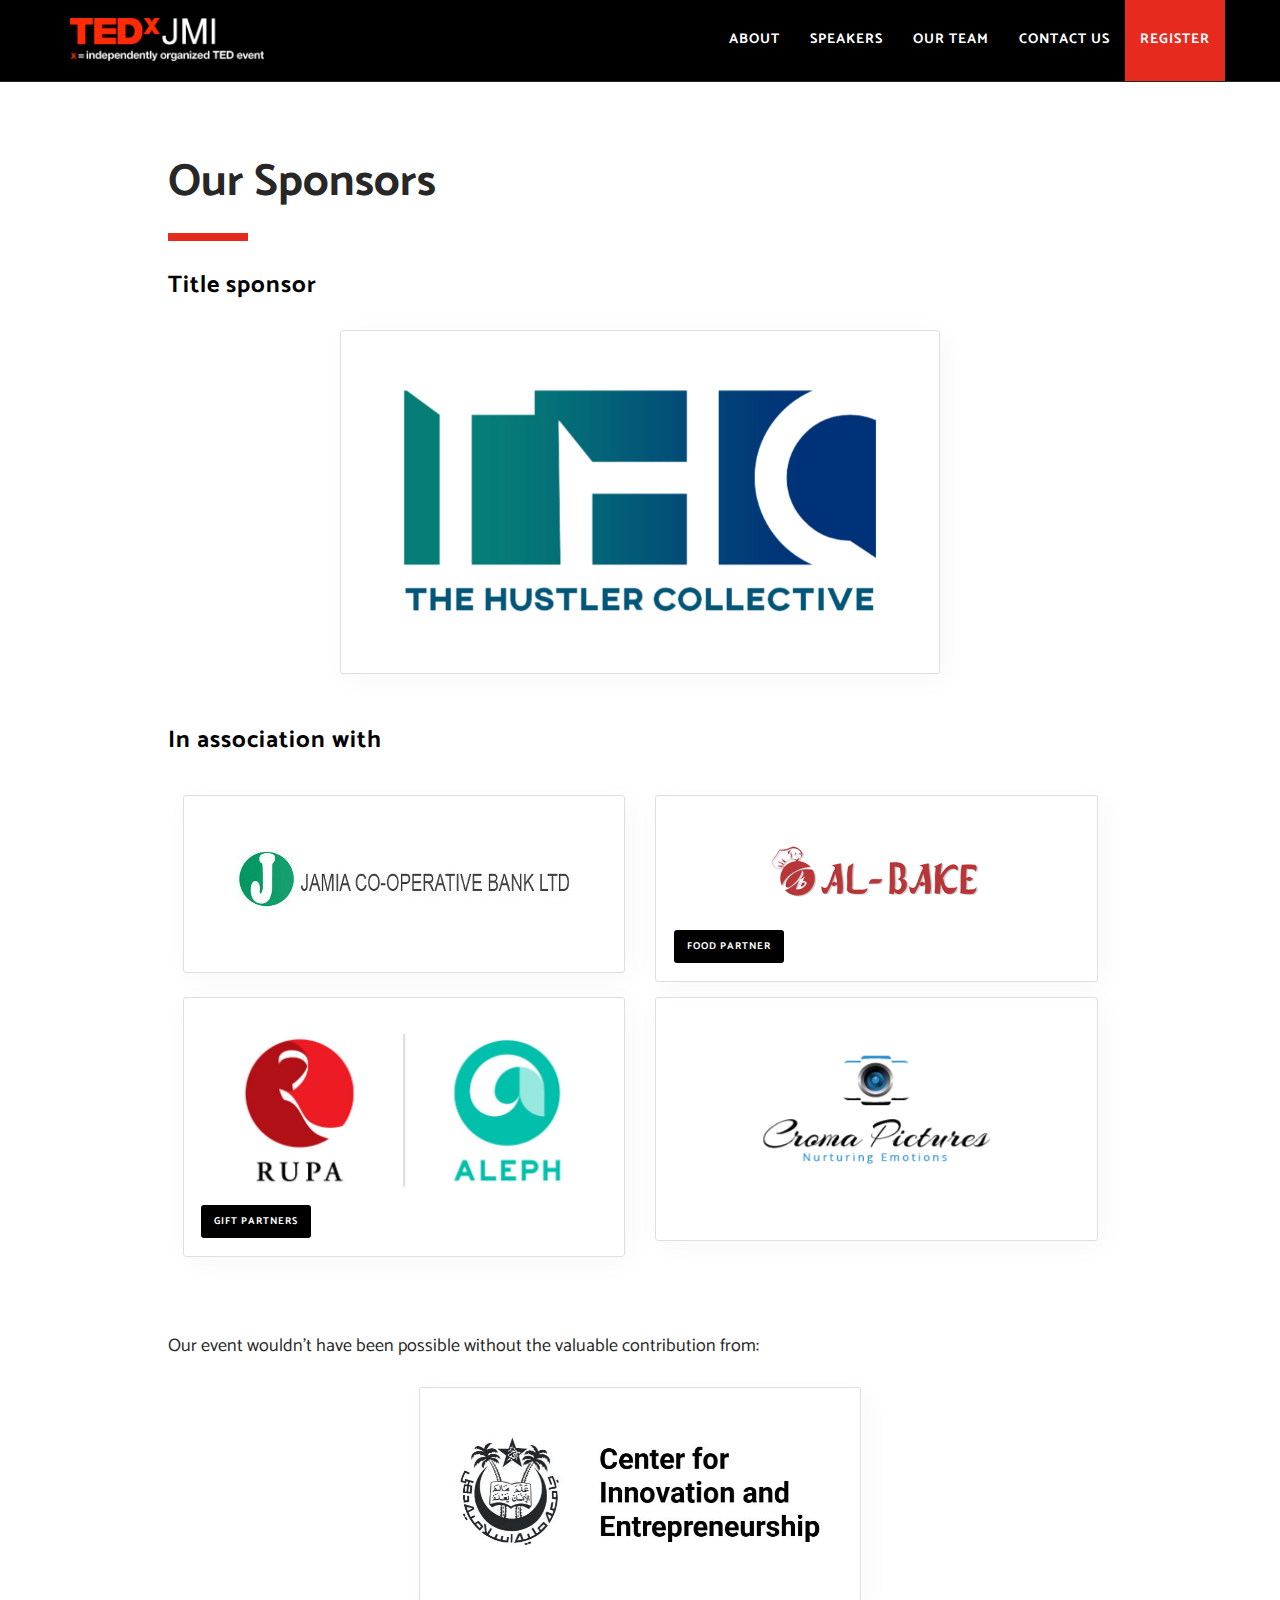
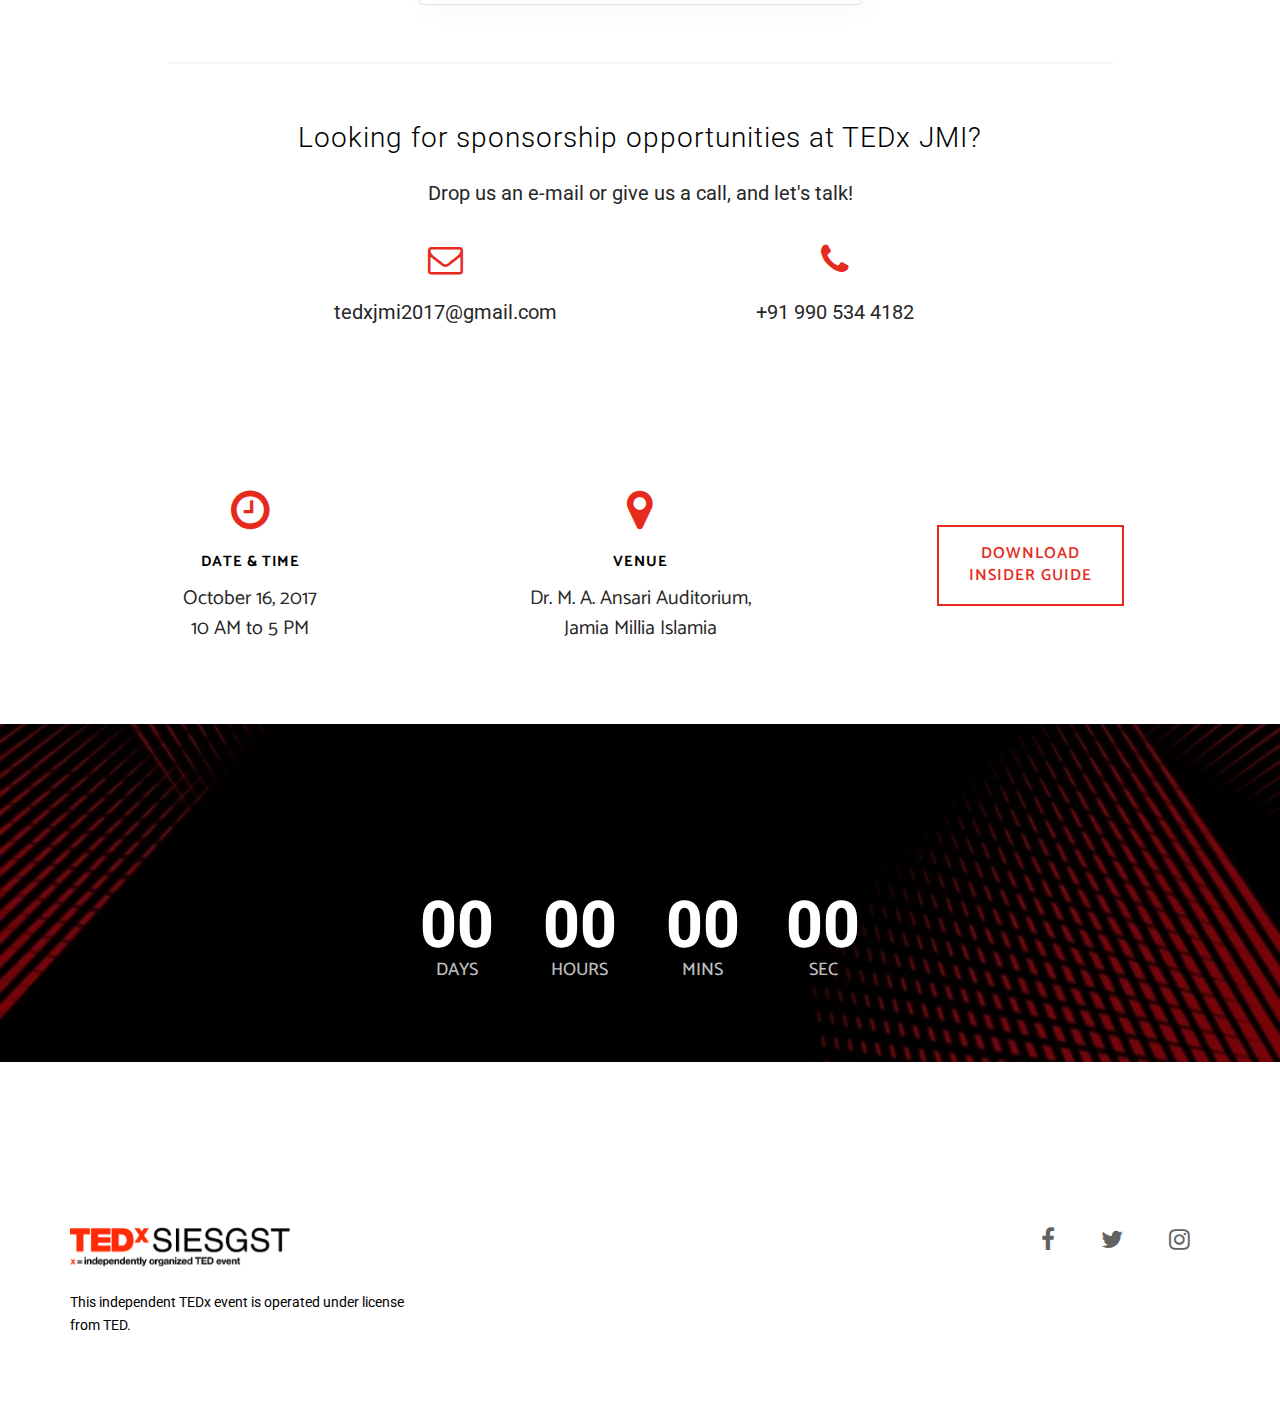
<file: sponsors/index.html>
<!DOCTYPE html>
<!--[if lt IE 7]>      <html class="no-js lt-ie9 lt-ie8 lt-ie7" lang="en"> <![endif]-->
<!--[if IE 7]>         <html class="no-js lt-ie9 lt-ie8" lang="en"> <![endif]-->
<!--[if IE 8]>         <html class="no-js lt-ie9" lang="en"> <![endif]-->
<!--[if gt IE 8]><!-->
<html class="no-js" lang="en">
<!--<![endif]-->

<head>
  <meta charset="utf-8">
  <meta name="viewport" content="width=device-width, initial-scale=1.0, maximum-scale=1">
  <meta http-equiv="X-UA-Compatible" content="IE=edge">

  <!-- Title, icon, description and keywords -->
  <title>Our Sponsors | TEDxJMI</title>
  <link rel="shortcut icon" href="../res/images/favicon.ico">
  <meta name="description" content="Our Sponsors. TEDxJMI, x = independently organised TED event. Igniting Minds. This October, at Jamia Millia Islamia.">
  <meta name="keywords" content="TEDx, JMI, Jamia Millia Islamia, New Delhi, event, talks">

  <!-- Social media tags -->
  <!-- Open Graph -->
  <meta property="og:title" content="Our Sponsors">
  <meta property="og:description" content="TEDxJMI - Igniting Minds. This October, at Jamia Millia Islamia.">
  <meta property="og:image" content="https://tedxjmi.com/res/images/logos/light-social.jpg">
  <meta property="og:url" content="https://tedxjmi.com/sponsors">
  <!-- Twitter -->
  <meta name="twitter:card" content="summary_large_image">
  <meta name="twitter:site" content="@TEDx_JMI">
  <!-- Google+ -->
  <meta itemprop="name" content="Our Sponsors">
  <meta itemprop="description" content="TEDxJMI - Igniting Minds. This October, at Jamia Millia Islamia.">
  <meta itemprop="image" content="https://tedxjmi.com/res/images/logos/light-social.jpg">

  <!-- Browser themes -->
  <meta name="theme-color" content="#000">

  <!-- Bootstrap -->
  <link rel="stylesheet" href="../res/css/bootstrap.min.css">

  <!-- Font Icons -->
  <link rel="stylesheet" href="../res/css/font-awesome.min.css">

  <!-- Plugins -->
  <link rel="stylesheet" href="../res/css/flickity.min.css">
  <link rel="stylesheet" href="../res/css/magnific-popup.css">

  <!-- Main styles -->
  <link rel="stylesheet" href="../res/css/main.css">
  <link rel="stylesheet" href="../res/css/style.css">

  <!-- Color skin -->
  <link rel="stylesheet" href="../res/css/color_red.css">

  <!-- Modernizr JS for IE8 support of HTML5 elements and media queries -->
  <!--[if lt IE 8]>
  <script src="../res/js/modernizr.min.js"></script>
  <![endif]-->
</head>

<body id="page-top">
  <!-- Navigation Start -->
  <nav id="navigation" class="navbar navbar-fixed-top navbar-dark">
    <div class="container">
      <div class="row">
        <div class="navbar-header col-lg-3">
          <button type="button" class="navbar-toggle collapsed" data-toggle="collapse" data-target="#navbar">
            <span class="sr-only">Toggle navigation</span>
            <span class="icon-bar"></span>
            <span class="icon-bar"></span>
            <span class="icon-bar"></span>
          </button>

          <a class="navbar-brand font-family-alt letter-spacing-1 text-extra-large text-uppercase" href="/">
            <img class="logo-navbar-dark" src="../res/images/logos/dark-large.png" alt=""/>
            <img class="logo-navbar-white" src="../res/images/logos/light.png" alt=""/>
          </a>
        </div>
        <!-- //.navbar-header -->

        <div id="navbar" class="navbar-collapse collapse col-lg-9 pull-right">
          <ul class="nav navbar-nav font-family-alt letter-spacing-1 text-uppercase font-weight-700">
            <li><a href="/Alumni/" class="page-scroll">About</a></li>
            <li><a href="/speakers/" class="line-height-unset">Speakers</a></li>
            <li><a href="/our-team/" class="line-height-unset">Our Team</a></li>
            <li><a href="/contact/" class="line-height-unset">Contact Us</a></li>
            <li class="bg-base-color">
              <a href="/register/" class="line-height-unset width-100">
                Register
              </a>
            </li>
          </ul>
        </div>
        <!-- //.navbar-collapse -->
      </div>
      <!-- //.row -->
    </div>
    <!-- //.container -->
  </nav>
  <!-- //Navigation End -->



  <!-- Section - Alumni Start -->
  <section id="alumni" class="bg-white">
    <div class="container">
      <div class="row no-padding-rl">
        <div class="col-sm-10 col-sm-offset-1">
          <h2 class="font-family-alt font-weight-700 sm-title-large title-extra-large-2 text-gray-dark-2">
            Our Sponsors
          </h2>
          <span class="bg-base-color xs-margin-6 xs-no-margin-rl margin-3 no-margin-rl separator-line-extra-thick-long"></span>

          <h3 class="font-family-alt font-weight-700 letter-spacing-1 xs-title-small title-medium">
            Title sponsor
          </h3>
          <div class="row xs-margin-6 xs-no-margin-rl margin-3 no-margin-rl">
            <!-- Features Box Style v3 Start -->
            <div class="features-box col-sm-8 col-sm-offset-2">
              <div class="border border-gray-light border-round box-shadow-yes position-relative">
                <div class="display-table height-100 no-padding-rl padding-7 width-100">
                  <div class="display-table-cell no-padding-tb padding-8 text-center">
                    <img src="../res/images/sponsors/thc.png" alt="THC">
                  </div>
                  <!-- //.display-table-cell -->
                </div>
                <!-- //.display-table -->
              </div>
              <!-- //.border -->
            </div>
            <!-- //Features Box Style v3 End -->
          </div>

          <br>
          <h3 class="font-family-alt font-weight-700 letter-spacing-1 xs-title-small title-medium">
            In association with
          </h3>
          <div class="row margin-4 no-margin-rl">
            <!-- Features Box Style v3 Start -->
            <div class="features-box col-sm-6">
              <div class="border border-gray-light border-round box-shadow-yes position-relative">
                <div class="display-table height-100 no-padding-rl padding-7 width-100">
                  <div class="display-table-cell no-padding-tb padding-8">
                    <div class="text-center">
                      <img src="../res/images/sponsors/jamia_cooperative.jpg" alt="Jamia Cooperative Bank">
                    </div>
                  </div>
                  <!-- //.display-table-cell -->
                </div>
                <!-- //.display-table -->
              </div>
              <!-- //.border -->
            </div>
            <!-- //Features Box Style v3 End -->

            <!-- Features Box Style v3 Start -->
            <div class="features-box col-sm-6 xs-margin-6 xs-no-margin-bottom xs-no-margin-rl">
              <div class="border border-gray-light border-round box-shadow-yes position-relative">
                <div class="display-table height-100 no-padding-rl padding-7 width-100">
                  <div class="display-table-cell no-padding-tb padding-8">
                    <div class="text-center">
                      <img src="../res/images/sponsors/al-bake.png" alt="Al-Bake">
                    </div>
                  </div>
                  <!-- //.display-table-cell -->
                </div>
                <br>
                <!-- //.display-table -->
                <div class="bg-black border-round font-family-alt letter-spacing-1
                    margin-4 padding-tb-9px padding-rl-13px position-absolute
                    position-bottom position-left text-extra-small text-uppercase
                    text-white font-weight-700">
                  Food Partner
                </div>
                <!-- //.bg-black -->
              </div>
              <!-- //.border -->
            </div>
            <!-- //Features Box Style v3 End -->

            <!-- Features Box Style v3 Start -->
            <div class="features-box col-sm-6 xs-margin-6 xs-no-margin-bottom xs-no-margin-rl">
              <div class="border border-gray-light border-round box-shadow-yes position-relative">
                <div class="display-table height-100 no-padding-rl padding-7 width-100">
                  <div class="display-table-cell no-padding-tb padding-8">
                    <div class="text-center">
                      <img src="../res/images/sponsors/rupa_aleph.jpg" alt="Rupa and Aleph">
                    </div>
                  </div>
                  <!-- //.display-table-cell -->
                </div>
                <br>
                <!-- //.display-table -->
                <div class="bg-black border-round font-family-alt letter-spacing-1
                    margin-4 padding-tb-9px padding-rl-13px position-absolute
                    position-bottom position-left text-extra-small text-uppercase
                    text-white font-weight-700">
                  Gift Partners
                </div>
                <!-- //.bg-black -->
              </div>
              <!-- //.border -->
            </div>
            <!-- //Features Box Style v3 End -->

            <!-- Features Box Style v3 Start -->
            <div class="features-box col-sm-6 xs-margin-6 xs-no-margin-bottom xs-no-margin-rl">
              <div class="border border-gray-light border-round box-shadow-yes position-relative">
                <div class="display-table height-100 no-padding-rl padding-7 width-100">
                  <div class="display-table-cell no-padding-tb padding-8">
                    <div class="text-center">
                      <img src="../res/images/sponsors/croma_pictures.png" alt="Croma Pictures">
                    </div>
                  </div>
                  <!-- //.display-table-cell -->
                </div>
                <br>
                <!-- //.display-table -->
              </div>
              <!-- //.border -->
            </div>
            <!-- //Features Box Style v3 End -->
          </div>
          <!-- //.row -->

          <br>
          <p class="font-family-alt text-extra-large text-gray-dark-2">
            Our event wouldn't have been possible without the valuable contribution
            from:
          </p>
          <div class="row xs-margin-6 xs-no-margin-rl margin-3 no-margin-rl">
            <!-- Features Box Style v3 Start -->
            <div class="features-box col-sm-6 col-sm-offset-3">
              <div class="border border-gray-light border-round box-shadow-yes position-relative">
                <div class="display-table height-100 no-padding-rl padding-7 width-100">
                  <div class="display-table-cell no-padding-tb padding-8">
                    <a href="http://jmi.ac.in/aboutjamia/centres/innovationentr-epreneurship/introduction"
                        class="display-block text-center" target="_blank">
                      <img src="../res/images/sponsors/cie-jmi.jpg" alt="CIE, JMI">
                    </a>
                  </div>
                  <!-- //.display-table-cell -->
                </div>
                <!-- //.display-table -->
              </div>
              <!-- //.border -->
            </div>
            <!-- //Features Box Style v3 End -->
          </div>
          <!-- //.row -->
          <span class="bg-gray-light-2 separator-line-full xs-margin-12 xs-no-margin-rl margin-6 no-margin-rl"></span>
        </div>
        <!-- //.col-md-10 -->
      </div>
      <!-- //.row -->

      <div class="row">
        <div class="col-sm-10 col-sm-offset-1 col-md-8 col-md-offset-2 text-center">
          <h3 class="display-block font-weight-300 letter-spacing-1 xs-title-small title-large">
            Looking for sponsorship opportunities at TEDx JMI?
          </h3>
          <br>
          <p class="text-gray-dark-2 xs-text-extra-large title-small">
            Drop us an e-mail or give us a call, and let's talk!
          </p>
          <br>
          <div class="row">
            <div class="col-xs-12 col-sm-6 display-inline-block">
              <i class="fa fa-envelope-o display-block text-base-color title-extra-large"></i>
              <span class="display-block margin-5 no-margin-bottom no-margin-rl text-gray-dark-2 xs-text-extra-large title-small">
                tedxjmi2017@gmail.com
              </span>
            </div>
            <!-- //.display-inline-block -->

            <div class="col-xs-12 col-sm-6 display-inline-block xs-margin-12 xs-no-margin-rl xs-no-margin-bottom">
              <i class="fa fa-phone display-block text-base-color title-extra-large"></i>
              <span class="display-block margin-5 no-margin-bottom no-margin-rl text-gray-dark-2 xs-text-extra-large title-small">
                +91 990 534 4182
              </span>
            </div>
            <!-- //.display-inline-block -->
          </div>
          <!-- //.row -->
        </div>
        <!-- //.col-sm-10 .col-md-8 -->
      </div>
      <!-- //.row -->
    </div>
    <!-- //.container -->
  </section>
  <!-- //Section - Alumni End -->



  <!-- Section - Event banner start -->
  <section id="event-banner" class="bg-white pull-up">
    <div class="container">
      <div class="row">
        <div class="col-sm-4 text-center">
          <i class="fa fa-clock-o display-block text-base-color title-extra-large-2"></i>
          <span class="display-block font-family-alt font-weight-700 letter-spacing-1 margin-5 no-margin-bottom no-margin-rl text-large text-uppercase">
            Date &amp; Time
          </span>
          <p class="margin-3 font-family-alt no-margin-bottom no-margin-rl title-small text-gray-dark-2">
            October 16, 2017<br>
            10 AM to 5 PM
          </p>
        </div>
        <!-- //.col-sm-4 -->

        <div class="col-sm-4 xs-margin-8 xs-no-margin-bottom xs-no-margin-rl text-center">
          <i class="fa fa-map-marker display-block text-base-color title-extra-large-2"></i>
          <span class="display-block font-family-alt font-weight-700 letter-spacing-1 margin-5 no-margin-bottom no-margin-rl text-large text-uppercase">
            Venue
          </span>
          <p class="margin-3 font-family-alt no-margin-bottom no-margin-rl title-small text-gray-dark-2">
            Dr. M. A. Ansari Auditorium,<br>
            Jamia Millia Islamia
          </p>
        </div>
        <!-- //.col-sm-4 -->

        <div id="banner-registration" class="col-sm-4 xs-margin-8 xs-no-margin-bottom xs-no-margin-rl text-center">
          <a href="/res/insider_guide.pdf" class="btn btn-outline-base-color sm-btn-medium btn-large no-margin-rl">
            <span>Download<br>insider guide</span>
          </a>
        </div>
        <!-- //.col-sm-4 -->
      </div>
      <!-- //.row -->
    </div>
  </section>
  <!-- //Section - Event banner end -->



  <!-- Section - Parallax banner start -->
  <section id="home-bg-parallax" class="height-50 no-padding overflow-hidden width-100">
    <!-- BG Parallax -->
    <div class="bg-parallax bg-overlay-black-5 width-100"></div>

    <div class="display-table height-100 position-absolute position-top position-left width-100">
      <div class="display-table-cell vertical-align-middle">
        <div class="container">
          <div class="row">
            <div class="countdown-timer">
              <div class="days">
                <span class="value">00</span>
                <span class="label">DAYS</span>
              </div>
              <div class="hours">
                <span class="value">00</span>
                <span class="label">HOURS</span>
              </div>
              <div class="minutes">
                <span class="value">00</span>
                <span class="label">MINS</span>
              </div>
              <div class="seconds">
                <span class="value">00</span>
                <span class="label">SEC</span>
              </div>
            </div>
          </div>
          <!-- //.row -->
        </div>
        <!-- //.container -->
      </div>
      <!-- //.display-table-cell -->
    </div>
    <!-- //.display-table -->
  </section>
  <!-- //Section - Parallax banner end -->



  <!-- Footer Start -->
  <footer class="footer bg-white">
    <div class="container">
      <div class="row">
        <div class="col-sm-4">
          <div class="footer-logo xs-text-center">
            <img src="../res/images/footer2.png" alt="">
          </div>
          <!-- //.footer-logo -->
          <p class="disclaimer xs-text-center">
            This independent TEDx event is operated under license from TED.
            
          </p>
          <!-- //.disclaimer -->
        </div>
        <!-- //.col-sm-4 -->

        <div class="col-sm-8">
          <div class="footer-social text-right">
            <ul class="list-inline list-unstyled no-margin xs-text-center xs-title-small title-medium">
              <li><a href="https://www.facebook.com/tedxjmi/"><i class="fa fa-facebook"></i></a></li>
              <li><a href="https://twitter.com/TEDx_JMI"><i class="fa fa-twitter"></i></a></li>
              <li><a href="https://www.instagram.com/tedxjmi/"><i class="fa fa-instagram"></i></a></li>
            </ul>
          </div>
          <!-- //.footer-social -->
        </div>
        <!-- //.col-sm-8 -->
      </div>
      <!-- //.row -->
    </div>
    <!-- //.container -->
  </footer>
  <!-- //Footer End -->


  <!-- Scroll to top -->
  <a href="#page-top" class="page-scroll scroll-to-top"><i class="fa fa-angle-up"></i></a>


  <!-- jQuery -->
  <script src="../res/js/jquery.min.js"></script>

  <!-- Bootstrap -->
  <script src="../res/js/bootstrap.min.js"></script>

  <!-- Plugins -->
  <script src="../res/js/pace.min.js"></script>
  <script src="../res/js/debouncer.min.js"></script>
  <script src="../res/js/jquery.easing.min.js"></script>
  <script src="../res/js/jquery.inview.min.js"></script>
  <script src="../res/js/jquery.matchHeight.js"></script>
  <script src="../res/js/isotope.pkgd.min.js"></script>
  <script src="../res/js/imagesloaded.pkgd.min.js"></script>
  <script src="../res/js/flickity.pkgd.min.js"></script>
  <script src="../res/js/jquery.magnific-popup.min.js"></script>
  <script src="../res/js/jquery.validate.min.js"></script>

  <!-- BG Parallax JS -->
  <script src="../res/js/TweenMax.min.js"></script>
  <script src="../res/js/ScrollMagic.min.js"></script>
  <script src="../res/js/animation.gsap.min.js"></script>

  <!-- Theme -->
  <script src="../res/js/main.js"></script>

  <!-- Countdown -->
  <script src="../res/js/jquery.countdown.min.js"></script>
  <script src="../res/js/countdown.js"></script>

</body>

</html>
</file>
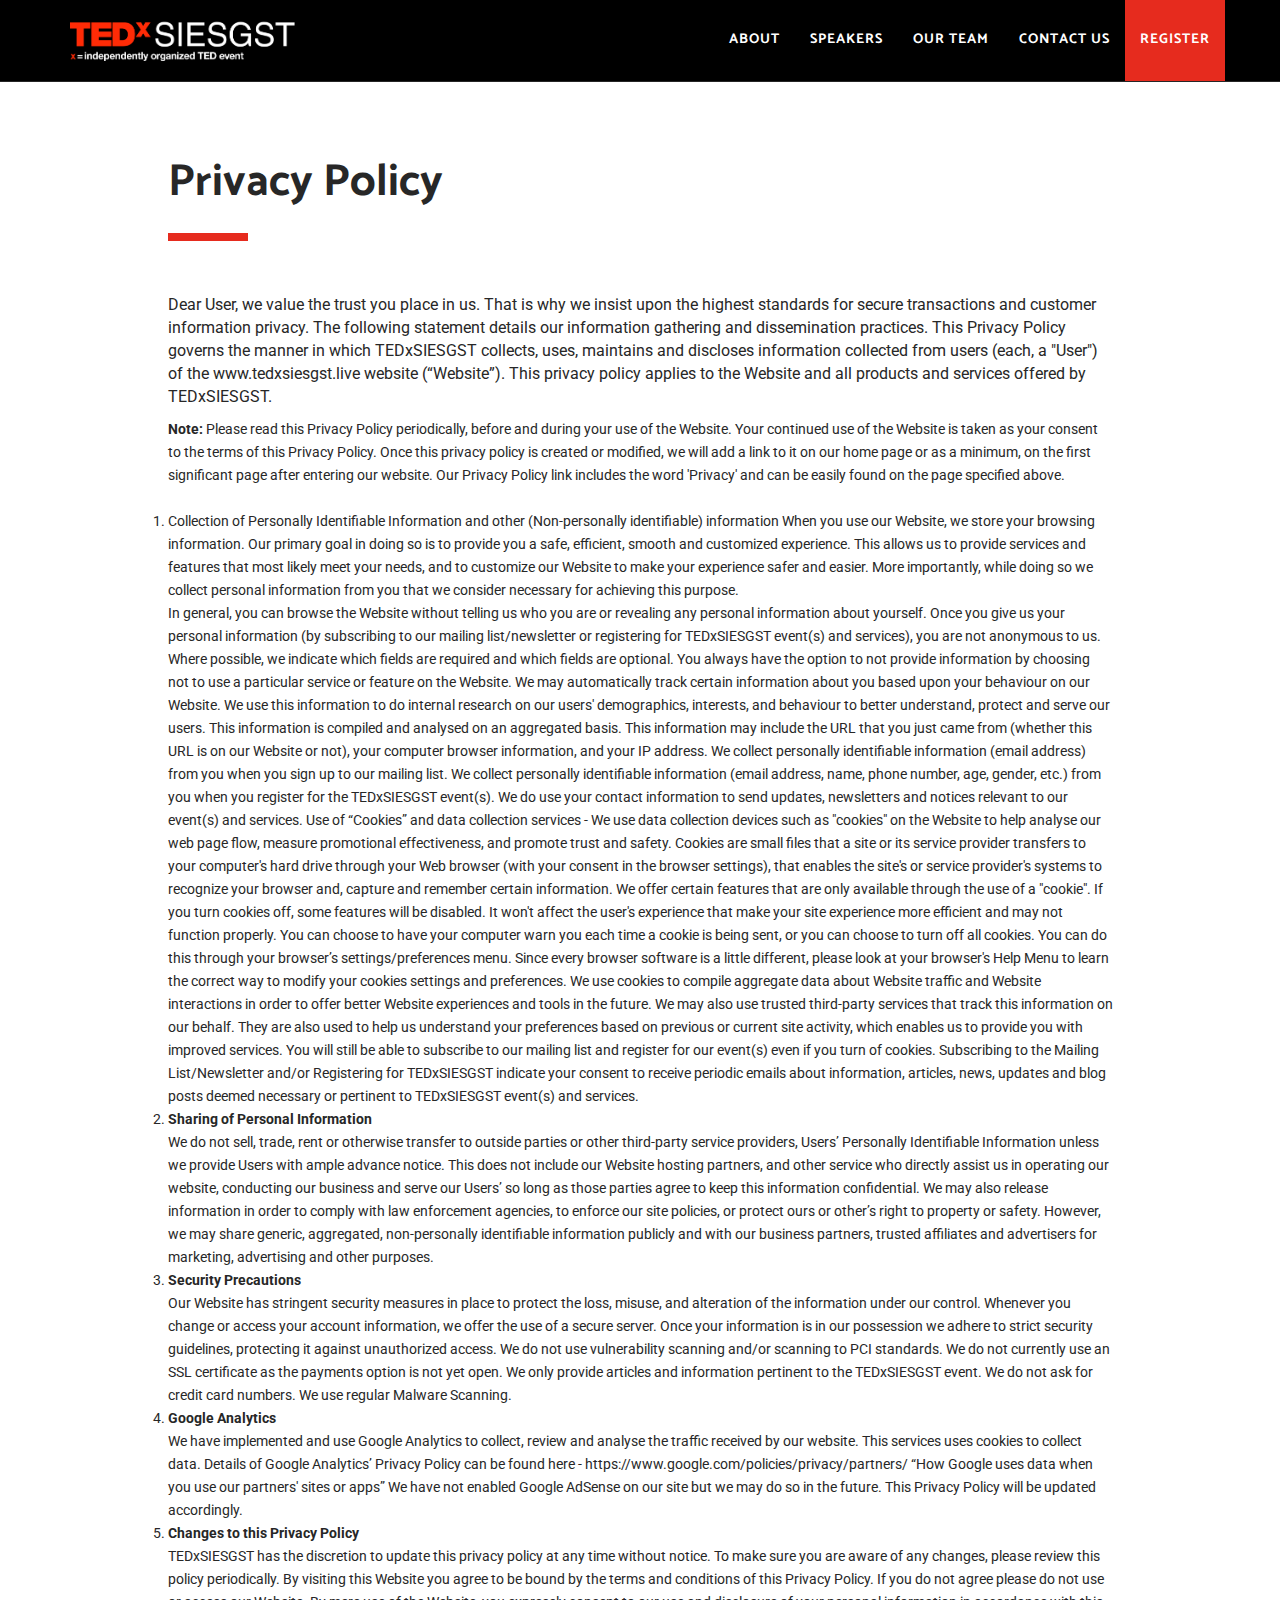
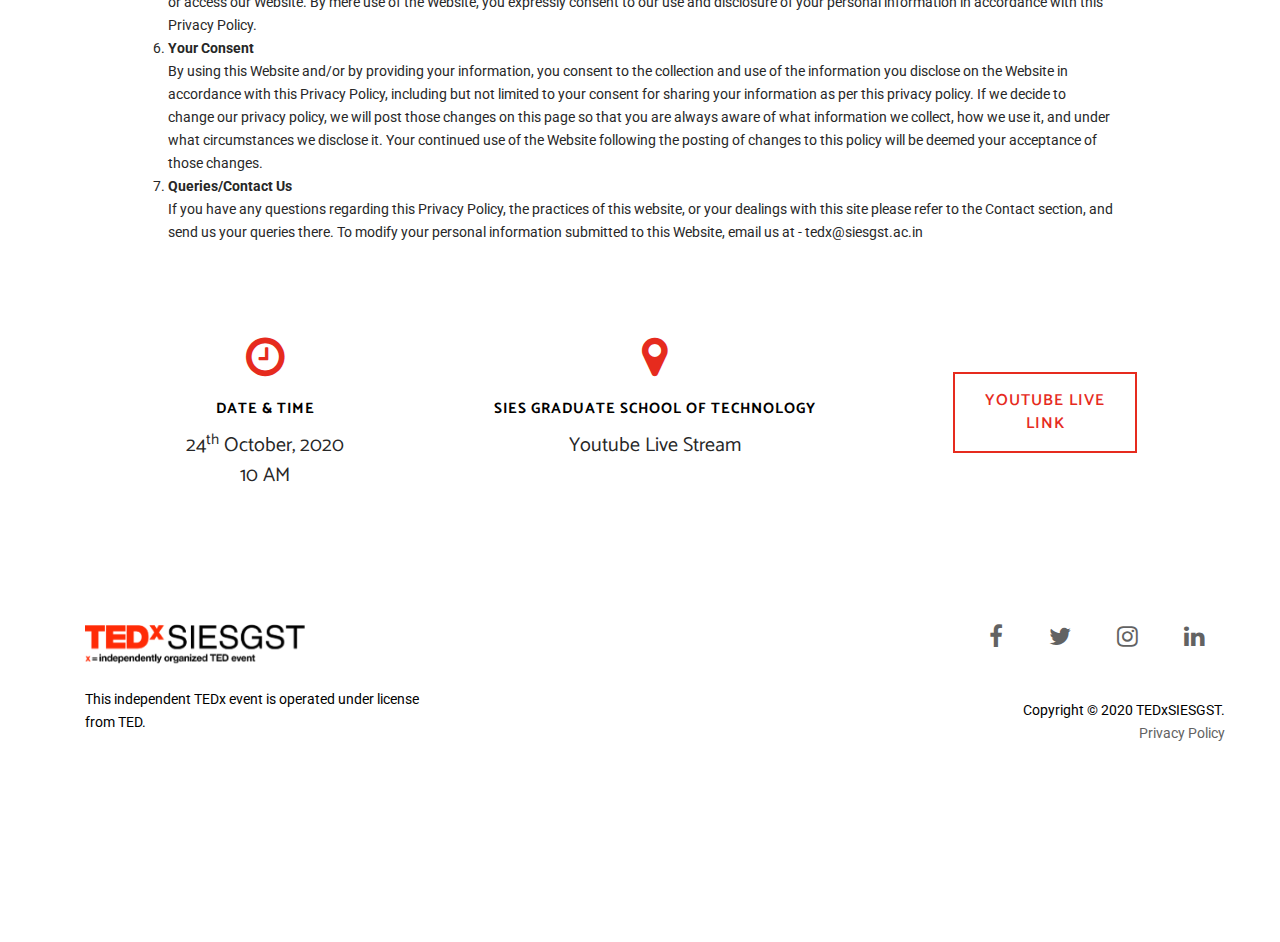
<file: Privacy/privacy.html>
<!DOCTYPE html>
<!--[if lt IE 7]>      <html class="no-js lt-ie9 lt-ie8 lt-ie7" lang="en"> <![endif]-->
<!--[if IE 7]>         <html class="no-js lt-ie9 lt-ie8" lang="en"> <![endif]-->
<!--[if IE 8]>         <html class="no-js lt-ie9" lang="en"> <![endif]-->
<!--[if gt IE 8]><!-->
<html class="no-js" lang="en">
<!--<![endif]-->

<head>
  <meta charset="utf-8">
  <meta name="viewport" content="width=device-width, initial-scale=1.0, maximum-scale=1">
  <meta http-equiv="X-UA-Compatible" content="IE=edge">

  <!-- Title, icon, description and keywords -->
  <title>Privacy Policy | TEDxSIESGST</title>
  <link rel="shortcut icon" href="../res/images/favicon.ico">
  <link rel="icon" href="../res/images/favicon.ico">
  <link rel="apple-touch-icon" href="../res/images/favicon.ico">
  <meta name="description" content="Privacy Policy of TEDxSIESGST, x = independently organised TED event. SomethinK Different. This October, at SIES Graduate School of Technology.">
  <meta name="keywords" content="TEDx, SIESGST, SIES Graduate School of Technology, Navi Mumbai, event, talks, privacy policy, privacy, official, online, live, website">

  <!-- Social media tags -->
  <!-- Open Graph -->
  <meta property="og:title" content="Privacy Policy | TEDxSIESGST">
  <meta property="og:description" content="Privacy Policy of TEDxSIESGST, x = independently organised TED event. SomethinK Different. This October, at SIES Graduate School of Technology.">
  <meta property="og:image" content="https://tedxsiesgst.live/og_icon.png">
  <meta property="og:url" content="https://tedxsiesgst.live">
  <meta property="og:type" content="website" />
  <meta property="og:image:type" content="image/png" />
  <meta property="og:image:width" content="512" />
  <meta property="og:image:height" content="512" />
  <meta property="og:image:alt" content="TEDxSIESGST" />
  <!-- Twitter -->
  <meta name="twitter:card" content="summary_large_image">
  <meta name="twitter:site" content="@TEDxSIESGST">
  <meta name="twitter:title" content="Privacy Policy | TEDxSIESGST" />
  <meta name="twitter:description" content="Privacy Policy of TEDxSIESGST, x = independently organised TED event. SomethinK Different. This October, at SIES Graduate School of Technology." />
  <meta name="twitter:image" content="https://tedxsiesgst.live/og_icon.png" />
  <!-- Google+ -->
  <meta itemprop="name" content="Privacy Policy | TEDxSIESGST">
  <meta itemprop="description" content="Privacy Policy of TEDxSIESGST, x = independently organised TED event. SomethinK Different. This October, at SIES Graduate School of Technology.">
  <meta itemprop="image" content="https://tedxsiesgst.live/og_icon.png">

  <!-- Browser themes -->
  <!-- Chrome, Firefox OS and Opera -->
  <meta name="theme-color" content="#000">
  <!-- Windows Phone -->
  <meta name="msapplication-navbutton-color" content="#000">
  <!-- iOS Safari -->
  <meta name="apple-mobile-web-app-status-bar-style" content="#000">

  <!-- Bootstrap -->
  <link rel="stylesheet" href="../res/css/bootstrap.min.css">

  <!-- Font Icons -->
  <link rel="stylesheet" href="../res/css/font-awesome.min.css">

  <!-- Plugins -->
  <link rel="stylesheet" href="../res/css/flickity.min.css">
  <link rel="stylesheet" href="../res/css/magnific-popup.css">

  <!-- Main styles -->
  <link rel="stylesheet" href="../res/css/main.css">
  <link rel="stylesheet" href="../res/css/style.css">

  <!-- Color skin -->
  <link rel="stylesheet" href="../res/css/color_red.css">

  <!-- Modernizr JS for IE8 support of HTML5 elements and media queries -->
  <!--[if lt IE 8]>
  <script src="../res/js/modernizr.min.js"></script>
  <![endif]-->
</head>

<body id="page-top">
  <!-- Navigation Start -->
  <nav id="navigation" class="navbar navbar-fixed-top navbar-dark">
    <div class="container">
      <div class="row">
        <div class="navbar-header col-lg-3">
          <button type="button" class="navbar-toggle collapsed" data-toggle="collapse" data-target="#navbar">
            <span class="sr-only">Toggle navigation</span>
            <span class="icon-bar"></span>
            <span class="icon-bar"></span>
            <span class="icon-bar"></span>
          </button>

          <a class="navbar-brand font-family-alt letter-spacing-1 text-extra-large text-uppercase" href="/">
            <img class="logo-navbar-dark" src="../res/images/logos/dark.png" alt=""/>
            <img class="logo-navbar-white" src="../res/images/logos/light.png" alt=""/>
          </a>
        </div>
        <!-- //.navbar-header -->

        <div id="navbar" class="navbar-collapse collapse col-lg-9 pull-right">
          <ul class="nav navbar-nav font-family-alt letter-spacing-1 text-uppercase font-weight-700">
            <li><a href="/about/" class="line-height-unset">About</a></li>
            <li><a href="/speakers/" class="line-height-unset">Speakers</a></li>
            <li><a href="/our-team/" class="line-height-unset">Our Team</a></li>
            <li><a href="/contact/" class="line-height-unset">Contact Us</a></li>
            <li class="bg-base-color">
              <a href="/register/" class="line-height-unset width-100">
                Register
              </a>
            </li>
          </ul>
        </div>
        <!-- //.navbar-collapse -->
      </div>
      <!-- //.row -->
    </div>
    <!-- //.container -->
  </nav>
  <!-- //Navigation End -->



  <!-- Section - Alumni Start -->
  <section id="alumni" class="bg-white">
    <div class="container">
      <div class="row no-padding-rl">
        <div class="col-md-10 col-md-offset-1">
          <h2 class="font-family-alt font-weight-700 sm-title-large title-extra-large-2 text-gray-dark-2">
            Privacy Policy
          </h2>
          <span class="bg-base-color xs-margin-6 xs-no-margin-rl margin-3 no-margin-rl separator-line-extra-thick-long"></span>

          <br>
          <div class="text-gray-dark-2">
            <p>Dear User, we value the trust you place in us. That is why we insist upon the highest standards for secure transactions and customer information privacy. The following statement details our information gathering and dissemination practices. This Privacy Policy governs the manner in which TEDxSIESGST collects, uses, maintains and discloses information collected from users (each, a "User") of the www.tedxsiesgst.live website (“Website”). This privacy policy applies to the Website and all products and services offered by TEDxSIESGST.</p>
            <strong>Note:</strong> Please read this Privacy Policy periodically, before and during your use of the Website. Your continued use of the Website is taken as your consent to the terms of this Privacy Policy. Once this privacy policy is created or modified, we will add a link to it on our home page or as a minimum, on the first significant page after entering our website. Our Privacy Policy link includes the word 'Privacy' and can be easily found on the page specified above.
            <br>
            <br>
            <ol>
              <li>Collection of Personally Identifiable Information and other (Non-personally identifiable) information When you use our Website, we store your browsing information. Our primary goal in doing so is to provide you a safe, efficient, smooth and customized experience. This allows us to provide services and features that most likely meet your needs, and to customize our Website to make your experience safer and easier. More importantly, while doing so we collect personal information from you that we consider necessary for achieving this purpose.</li>
              In general, you can browse the Website without telling us who you are or revealing any personal information about yourself. Once you give us your personal information (by subscribing to our mailing list/newsletter or registering for TEDxSIESGST event(s) and services), you are not anonymous to us. Where possible, we indicate which fields are required and which fields are optional. You always have the option to not provide information by choosing not to use a particular service or feature on the Website. We may automatically track certain information about you based upon your behaviour on our Website. We use this information to do internal research on our users' demographics, interests, and behaviour to better understand, protect and serve our users. This information is compiled and analysed on an aggregated basis. This information may include the URL that you just came from (whether this URL is on our Website or not), your computer browser information, and your IP address.</li>
              We collect personally identifiable information (email address) from you when you sign up to our mailing list. We collect personally identifiable information (email address, name, phone number, age, gender, etc.) from you when you register for the TEDxSIESGST event(s). We do use your contact information to send updates, newsletters and notices relevant to our event(s) and services.</li>
              Use of “Cookies” and data collection services - We use data collection devices such as "cookies" on the Website to help analyse our web page flow, measure promotional effectiveness, and promote trust and safety. Cookies are small files that a site or its service provider transfers to your computer's hard drive through your Web browser (with your consent in the browser settings), that enables the site's or service provider's systems to recognize your browser and, capture and remember certain information. We offer certain features that are only available through the use of a "cookie".</li>
              If you turn cookies off, some features will be disabled. It won't affect the user's experience that make your site experience more efficient and may not function properly. You can choose to have your computer warn you each time a cookie is being sent, or you can choose to turn off all cookies. You can do this through your browser’s settings/preferences menu. Since every browser software is a little different, please look at your browser's Help Menu to learn the correct way to modify your cookies settings and preferences.</li>
              We use cookies to compile aggregate data about Website traffic and Website interactions in order to offer better Website experiences and tools in the future. We may also use trusted third-party services that track this information on our behalf. They are also used to help us understand your preferences based on previous or current site activity, which enables us to provide you with improved services. You will still be able to subscribe to our mailing list and register for our event(s) even if you turn of cookies.</li>
              Subscribing to the Mailing List/Newsletter and/or Registering for TEDxSIESGST indicate your consent to receive periodic emails about information, articles, news, updates and blog posts deemed necessary or pertinent to TEDxSIESGST event(s) and services.</li>
              <li><strong>Sharing of Personal Information</strong></li>
              We do not sell, trade, rent or otherwise transfer to outside parties or other third-party service providers, Users’ Personally Identifiable Information unless we provide Users with ample advance notice. This does not include our Website hosting partners, and other service who directly assist us in operating our website, conducting our business and serve our Users’ so long as those parties agree to keep this information confidential. We may also release information in order to comply with law enforcement agencies, to enforce our site policies, or protect ours or other’s right to property or safety. However, we may share generic, aggregated, non-personally identifiable information publicly and with our business partners, trusted affiliates and advertisers for marketing, advertising and other purposes.</li>
              <li><strong>Security Precautions</strong></li>
              Our Website has stringent security measures in place to protect the loss, misuse, and alteration of the information under our control. Whenever you change or access your account information, we offer the use of a secure server. Once your information is in our possession we adhere to strict security guidelines, protecting it against unauthorized access.</li>
              We do not use vulnerability scanning and/or scanning to PCI standards. We do not currently use an SSL certificate as the payments option is not yet open. We only provide articles and information pertinent to the TEDxSIESGST event. We do not ask for credit card numbers. We use regular Malware Scanning.</li>
              <li><strong>Google Analytics</strong></li>
              We have implemented and use Google Analytics to collect, review and analyse the traffic received by our website. This services uses cookies to collect data. Details of Google Analytics’ Privacy Policy can be found here - https://www.google.com/policies/privacy/partners/ “How Google uses data when you use our partners' sites or apps”</li>
              We have not enabled Google AdSense on our site but we may do so in the future. This Privacy Policy will be updated accordingly.</li>
              <li><Strong> Changes to this Privacy Policy</Strong></li>
              TEDxSIESGST has the discretion to update this privacy policy at any time without notice. To make sure you are aware of any changes, please review this policy periodically. By visiting this Website you agree to be bound by the terms and conditions of this Privacy Policy. If you do not agree please do not use or access our Website. By mere use of the Website, you expressly consent to our use and disclosure of your personal information in accordance with this Privacy Policy.</li>
              <li> <strong>Your Consent</strong></li>
              By using this Website and/or by providing your information, you consent to the collection and use of the information you disclose on the Website in accordance with this Privacy Policy, including but not limited to your consent for sharing your information as per this privacy policy. If we decide to change our privacy policy, we will post those changes on this page so that you are always aware of what information we collect, how we use it, and under what circumstances we disclose it. Your continued use of the Website following the posting of changes to this policy will be deemed your acceptance of those changes.</li>
              <li><Strong> Queries/Contact Us</Strong></li>
              If you have any questions regarding this Privacy Policy, the practices of this website, or your dealings with this site please refer to the Contact section, and send us your queries there.</li>
              To modify your personal information submitted to this Website, email us at - tedx@siesgst.ac.in</li>
              </ol>
            </div>


        </div>
        <!-- //.col-md-10 -->
      </div>
      <!-- //.row -->

  


  <!-- Section - Event banner start -->
  <section id="event-banner" class="bg-white pull-up">
    <div class="container">
      <div class="row">
        <div class="col-sm-4 text-center">
          <i class="fa fa-clock-o display-block text-base-color title-extra-large-2"></i>
          <span class="display-block font-family-alt font-weight-700 letter-spacing-1 margin-5 no-margin-bottom no-margin-rl text-large text-uppercase">
            Date &amp; Time
          </span>
          <p class="margin-3 font-family-alt no-margin-bottom no-margin-rl title-small text-gray-dark-2">
            24<sup>th</sup> October, 2020<br />
              10 AM
          </p>
        </div>
        <!-- //.col-sm-4 -->

        <div class="col-sm-4 xs-margin-8 xs-no-margin-bottom xs-no-margin-rl text-center">
          <i class="fa fa-map-marker display-block text-base-color title-extra-large-2"></i>
          <span class="display-block font-family-alt font-weight-700 letter-spacing-1 margin-5 no-margin-bottom no-margin-rl text-large text-uppercase">
            SIES Graduate School of Technology
          </span>
          <p class="margin-3 font-family-alt no-margin-bottom no-margin-rl title-small text-gray-dark-2">
            Youtube Live Stream<br>
            
          </p>
        </div>
        <!-- //.col-sm-4 -->

        <div id="banner-registration" class="col-sm-4 xs-margin-8 xs-no-margin-bottom xs-no-margin-rl text-center">
          <a href="https://youtu.be/MsWcV0A6IwI" onclick="window.open(this.href,'_blank');return false;" class="btn btn-outline-base-color sm-btn-medium btn-large no-margin-rl">
            <span>YouTube Live<br>Link</span>
          </a>
        </div>
        <!-- //.col-sm-4 -->
      </div>
      <!-- //.row -->
    </div>
  </section>
  <!-- //Section - Event banner end -->



  



  <!-- Footer Start -->
  <footer class="footer bg-white">
    <div class="container">
      <div class="row">
        <div class="col-sm-4">
          <div class="footer-logo xs-text-center">
            <img src="../res/images/footer2.png" alt="">
          </div>
          <!-- //.footer-logo -->
          <p class="disclaimer xs-text-center">
            This independent TEDx event is operated under license from TED.
          </p>
          <!-- //.disclaimer -->
        </div>
        <!-- //.col-sm-4 -->

        <div class="col-sm-8">
          <div class="footer-social text-right">
            <ul class="list-inline list-unstyled no-margin xs-text-center xs-title-small title-medium">
              <li><a href="https://www.facebook.com/tedxsiesgst"><i class="fa fa-facebook"></i></a></li>
              <li><a href="https://twitter.com/tedxsiesgst"><i class="fa fa-twitter"></i></a></li>
              <li><a href="https://www.instagram.com/tedxsiesgst"><i class="fa fa-instagram"></i></a></li>
              <li><a href="https://www.linkedin.com/company/tedxsiesgst"><i class="fa fa-linkedin"></i></a></li>
            </ul>
            <br>
              <p class="disclaimer xs-text-center">
                <br>
                Copyright © 2020 TEDxSIESGST. <br> <a href="/Privacy/privacy.html" >Privacy Policy</a>
              </p>
          </div>
          <!-- //.footer-social -->
        </div>
        <!-- //.col-sm-8 -->
      </div>
      <!-- //.row -->
    </div>
    <!-- //.container -->
  </footer>
  <!-- //Footer End -->


  <!-- Scroll to top -->
  <a href="#page-top" class="page-scroll scroll-to-top"><i class="fa fa-angle-up"></i></a>


  <!-- jQuery -->
  <script src="../res/js/jquery.min.js"></script>

  <!-- Bootstrap -->
  <script src="../res/js/bootstrap.min.js"></script>

  <!-- Plugins -->
  <script src="../res/js/pace.min.js"></script>
  <script src="../res/js/debouncer.min.js"></script>
  <script src="../res/js/jquery.easing.min.js"></script>
  <script src="../res/js/jquery.inview.min.js"></script>
  <script src="../res/js/jquery.matchHeight.js"></script>
  <script src="../res/js/isotope.pkgd.min.js"></script>
  <script src="../res/js/imagesloaded.pkgd.min.js"></script>
  <script src="../res/js/flickity.pkgd.min.js"></script>
  <script src="../res/js/jquery.magnific-popup.min.js"></script>
  <script src="../res/js/jquery.validate.min.js"></script>

  <!-- BG Parallax JS -->
  <script src="../res/js/TweenMax.min.js"></script>
  <script src="../res/js/ScrollMagic.min.js"></script>
  <script src="../res/js/animation.gsap.min.js"></script>

  <!-- Theme -->
  <script src="../res/js/main.js"></script>

  <!-- Countdown -->
  <script src="../res/js/jquery.countdown.min.js"></script>
  <script src="../res/js/countdown.js"></script>

</body>

</html>
</file>
<file: res/css/main.css>
@import url(https://fonts.googleapis.com/css?family=Roboto:300,400,700);
@import url(https://fonts.googleapis.com/css?family=Catamaran:400,700,900);

body,
html,
ul {
  margin: 0;
  padding: 0;
}
ol {
  padding-left: 0;
}

.features-box p,
img {
  -webkit-backface-visibility: hidden;
}

body,
html {
  height: 100%;
}

body {
  color: #000;
  font-family: Roboto, sans-serif;
  font-size: 14px;
  -webkit-font-smoothing: antialiased;
  line-height: 23px;
  overflow-x: hidden;
}

p {
  font-size: 16px;
}

a,
a:active {
  color: #626262;
  text-decoration: none;
}

a:focus,
a:hover {
  color: #272727;
  text-decoration: none;
}

a:focus {
  outline: 0 !important;
}

img {
  height: auto;
  max-width: 100%;
}

video {
  background-size: cover;
  display: table-cell;
  vertical-align: middle;
  width: 100%;
}

dl,
ol,
ul {
  list-style-position: outside;
}

ul {
  list-style: none;
}

iframe {
  border: 0;
}

input,
select,
textarea {
  letter-spacing: 1px;
  margin: 0 0 20px;
  max-width: 100%;
  padding: 8px 15px;
  resize: none;
  width: 100%;
  border: 2px solid rgba(0, 0, 0, 0.13) !important;
  font-size: 13px;
}

input[type="button"],
input[type="text"],
input[type="email"],
input[type="search"],
input[type="password"],
input[type="submit"],
select,
textarea {
  -webkit-appearance: none;
  -moz-appearance: none;
  appearance: none;
  border-radius: 0;
  -webkit-transition: border 0.2s ease-in-out;
  -moz-transition: border 0.2s ease-in-out;
  -o-transition: border 0.2s ease-in-out;
  transition: border 0.2s ease-in-out;
  padding: 12px 24px;
  width: 50rem;
}

input:focus,
textarea:focus {
  border: 1px solid #989898;
  outline: 0;
}

input[type="submit"] {
  width: auto;
}

select {
  color: #272727;
  outline: 0;
}

select::-ms-expand {
  display: none;
}

.select-wrapper {
  background: url(../images/icons/select-arrow.png) 97% 50% no-repeat #fff;
  box-shadow: none;
  margin-bottom: 20px;
  overflow: hidden;
  width: 100%;
}

.select-wrapper select {
  background-color: transparent;
  background-image: none;
  cursor: pointer;
  margin-bottom: 0;
}

form .error {
  border-color: #c00 !important;
}

form label.error {
  display: none !important;
}

::selection {
  background: #dfdfdf;
  color: #000;
}

::-moz-selection {
  background: #dfdfdf;
  color: #000;
}

::-webkit-input-placeholder {
  color: #666 !important;
  font-size: 13px;
  text-overflow: ellipsis;
}

:-moz-placeholder {
  color: #666 !important;
  font-size: 13px;
  opacity: 1;
  text-overflow: ellipsis;
}

:-ms-input-placeholder {
  color: #666 !important;
  font-size: 13px;
  opacity: 1;
  text-overflow: ellipsis;
}

::-webkit-scrollbar {
  width: 12px;
}

::-webkit-scrollbar-track {
  -webkit-box-shadow: inset 0 0 6px rgba(0, 0, 0, 0.3);
  -moz-box-shadow: inset 0 0 6px rgba(0, 0, 0, 0.3);
  box-shadow: inset 0 0 6px rgba(0, 0, 0, 0.3);
}

::-webkit-scrollbar-thumb {
  background: rgba(210, 210, 210, 0.8);
  -webkit-box-shadow: inset 0 0 6px rgba(0, 0, 0, 0.5);
  -moz-box-shadow: inset 0 0 6px rgba(0, 0, 0, 0.5);
  box-shadow: inset 0 0 6px rgba(0, 0, 0, 0.5);
}

::-webkit-scrollbar-thumb:hover {
  background: rgba(210, 210, 210, 1);
  -webkit-box-shadow: inset 0 0 6px rgba(0, 0, 0, 0.7);
  -moz-box-shadow: inset 0 0 6px rgba(0, 0, 0, 0.7);
  box-shadow: inset 0 0 6px rgba(0, 0, 0, 0.7);
}

::-webkit-scrollbar-thumb:window-inactive {
  background: rgba(210, 210, 210, 0.4);
}

h1,
h2,
h3,
h4,
h5,
h6 {
  margin: 0;
  padding: 0;
}

.text-extra-small {
  font-size: 10px !important;
  line-height: 15px !important;
}

.text-small {
  font-size: 11px !important;
  line-height: 20px !important;
}

.text-medium {
  font-size: 14px !important;
  line-height: 22px !important;
}

.text-large {
  font-size: 15px !important;
  line-height: 24px !important;
}

.text-extra-large {
  font-size: 18px !important;
  line-height: 26px !important;
}

.title-small {
  font-size: 20px !important;
  line-height: 30px !important;
}

.title-medium {
  font-size: 24px !important;
  line-height: 32px !important;
}

.title-large {
  font-size: 28px !important;
  line-height: 34px !important;
}

.title-extra-large {
  font-size: 35px !important;
  line-height: 38px !important;
}

.title-extra-large-2 {
  font-size: 45px !important;
  line-height: 45px !important;
}

.title-extra-large-3 {
  font-size: 50px !important;
  line-height: 50px !important;
}

.title-extra-large-4 {
  font-size: 70px !important;
  line-height: 70px !important;
}

.title-extra-large-5 {
  font-size: 80px !important;
  line-height: 80px !important;
}

.title-big {
  font-size: 100px !important;
  line-height: 100px !important;
}

.title-big-2 {
  font-size: 125px !important;
  line-height: 125px !important;
}

.title-big-3 {
  font-size: 150px !important;
  line-height: 150px !important;
}

.font-family-base {
  font-family: Roboto, sans-serif !important;
}

.btn,
.font-family-alt {
  font-family: Catamaran, sans-serif !important;
}

.font-weight-100 {
  font-weight: 100 !important;
}

.font-weight-300 {
  font-weight: 300 !important;
}

.font-weight-400 {
  font-weight: 400 !important;
}

.font-weight-600 {
  font-weight: 600 !important;
}

.font-weight-700 {
  font-weight: 700 !important;
}

.font-weight-900 {
  font-weight: 900 !important;
}

.letter-spacing-1 {
  letter-spacing: 1px !important;
}

.letter-spacing-2 {
  letter-spacing: 2px !important;
}

.letter-spacing-3 {
  letter-spacing: 3px !important;
}

.letter-spacing-4 {
  letter-spacing: 4px !important;
}

.letter-spacing-5 {
  letter-spacing: 5px !important;
}

.letter-spacing-6 {
  letter-spacing: 6px !important;
}

.letter-spacing-7 {
  letter-spacing: 7px !important;
}

.letter-spacing-8 {
  letter-spacing: 8px !important;
}

.letter-spacing-9 {
  letter-spacing: 9px !important;
}

.letter-spacing-10 {
  letter-spacing: 10px !important;
}

.no-letter-spacing {
  letter-spacing: 0 !important;
}

.line-height-none {
  line-height: 0 !important;
}

.line-height-unset {
  line-height: unset !important;
}

.text-decoration-line-through {
  text-decoration: line-through !important;
}

.text-decoration-underline {
  text-decoration: underline !important;
}

.text-transform-none {
  text-transform: none !important;
}

.text-transform-unset {
  text-transform: unset !important;
}

.word-wrap {
  word-wrap: break-word;
}

.bg-cover,
.bg-fix,
.bg-parallax {
  background-repeat: no-repeat !important;
  overflow: hidden;
  background-position: center center !important;
  position: relative;
  background-size: cover !important;
}

.bg-fix {
  -webkit-animation-duration: 0s;
  -webkit-animation-fill-mode: none;
  background-attachment: fixed !important;
}

.bg-parallax {
  height: 150%;
  top: -75%;
}

.bg-position-top {
  background-position: right top !important;
}

.bg-position-right {
  background-position: right center !important;
}

.bg-position-left {
  background-position: left center !important;
}

.bg-hover-transparent:hover {
  background-color: transparent !important;
}

.bg-overlay-black-1,
.bg-overlay-black-2,
.bg-overlay-black-3,
.bg-overlay-black-4,
.bg-overlay-black-5,
.bg-overlay-black-6,
.bg-overlay-black-7,
.bg-overlay-black-8,
.bg-overlay-black-9,
.bg-overlay-gray-1,
.bg-overlay-gray-2,
.bg-overlay-gray-3,
.bg-overlay-gray-4,
.bg-overlay-gray-5,
.bg-overlay-gray-6,
.bg-overlay-gray-7,
.bg-overlay-gray-8,
.bg-overlay-gray-9 {
  position: relative;
}

.bg-overlay-black-1:before,
.bg-overlay-black-2:before,
.bg-overlay-black-3:before,
.bg-overlay-black-4:before,
.bg-overlay-black-5:before,
.bg-overlay-black-6:before,
.bg-overlay-black-7:before,
.bg-overlay-black-8:before,
.bg-overlay-black-9:before,
.bg-overlay-gray-1:before,
.bg-overlay-gray-2:before,
.bg-overlay-gray-3:before,
.bg-overlay-gray-4:before,
.bg-overlay-gray-5:before,
.bg-overlay-gray-6:before,
.bg-overlay-gray-7:before,
.bg-overlay-gray-8:before,
.bg-overlay-gray-9:before {
  content: "";
  display: block;
  height: 100%;
  left: 0;
  position: absolute;
  top: 0;
  width: 100%;
}

.bg-overlay-black-1:before {
  background: rgba(0, 0, 0, 0.1) !important;
}

.bg-overlay-black-2:before {
  background: rgba(0, 0, 0, 0.2) !important;
}

.bg-overlay-black-3:before {
  background: rgba(0, 0, 0, 0.3) !important;
}

.bg-overlay-black-4:before {
  background: rgba(0, 0, 0, 0.4) !important;
}

.bg-overlay-black-5:before {
  background: rgba(0, 0, 0, 0.5) !important;
}

.bg-overlay-black-6:before {
  background: rgba(0, 0, 0, 0.6) !important;
}

.bg-overlay-black-7:before {
  background: rgba(0, 0, 0, 0.7) !important;
}

.bg-overlay-black-8:before {
  background: rgba(0, 0, 0, 0.8) !important;
}

.bg-overlay-black-9:before {
  background: rgba(0, 0, 0, 0.9) !important;
}

.bg-overlay-gray-1:before {
  background: rgba(37, 37, 37, 0.1) !important;
}

.bg-overlay-gray-2:before {
  background: rgba(37, 37, 37, 0.2) !important;
}

.bg-overlay-gray-3:before {
  background: rgba(37, 37, 37, 0.3) !important;
}

.bg-overlay-gray-4:before {
  background: rgba(37, 37, 37, 0.4) !important;
}

.bg-overlay-gray-5:before {
  background: rgba(37, 37, 37, 0.5) !important;
}

.bg-overlay-gray-6:before {
  background: rgba(37, 37, 37, 0.6) !important;
}

.bg-overlay-gray-7:before {
  background: rgba(37, 37, 37, 0.7) !important;
}

.bg-overlay-gray-8:before {
  background: rgba(37, 37, 37, 0.8) !important;
}

.bg-overlay-gray-9:before {
  background: rgba(37, 37, 37, 0.9) !important;
}

.border {
  border: 1px solid rgba(0, 0, 0, 0.1) !important;
}

.border-top {
  border-top: 1px solid rgba(0, 0, 0, 0.1);
}

.border-right {
  border-right: 1px solid rgba(0, 0, 0, 0.1);
}

.border-bottom {
  border-bottom: 1px solid rgba(0, 0, 0, 0.1);
}

.border-left {
  border-left: 1px solid rgba(0, 0, 0, 0.1);
}

.border-thick {
  border-width: 2px !important;
}

.border-medium-thick {
  border-width: 3px !important;
}

.border-extra-thick {
  border-width: 4px !important;
}

.no-border-tb,
.no-border-top {
  border-top: none !important;
}

.no-border-bottom,
.no-border-tb {
  border-bottom: none !important;
}

.no-border-right,
.no-border-rl {
  border-right: none !important;
}

.no-border-left,
.no-border-rl {
  border-left: none !important;
}

.border-circle {
  border-radius: 50% !important;
}

.border-round {
  border-radius: 3px !important;
}

.no-border {
  border: none !important;
}

.no-border-radius {
  border-radius: 0 !important;
}

.button {
  margin-top: 0;
  margin-bottom: 0;
}

.btn {
  border: 2px solid transparent;
  border-radius: 0;
  display: inline-block;
  font-size: 12px;
  font-weight: 600;
  letter-spacing: 1px;
  margin-right: 15px;
  padding: 8px 20px 9px;
  text-transform: uppercase;
  width: auto;
  -webkit-transition: all 0.2s ease-in-out;
  -moz-transition: all 0.2s ease-in-out;
  -o-transition: all 0.2s ease-in-out;
  transition: all 0.2s ease-in-out;
}

.btn:hover {
  background-color: transparent;
}

.btn:focus {
  border-width: 2px !important;
}

.btn i {
  margin-right: 5px;
}

.btn-round {
  border-radius: 4px !important;
}

.btn.btn-extra-small {
  font-size: 9px;
  padding: 4px 12px 3px;
}

.btn.btn-small {
  font-size: 11px;
  padding: 5px 14px;
}

.btn.btn-medium {
  font-size: 14px;
  padding: 10px 22px;
}

.btn.btn-large {
  font-size: 16px;
  padding: 16px 30px;
}

.btn.btn-extra-large {
  font-size: 18px;
  padding: 18px 35px;
}

.btn.btn-hover-transparent:hover {
  background-color: transparent !important;
}

.btn.btn-border-thin,
.btn.btn-border-thin:focus {
  border-width: 1px !important;
}

.btn.btn-border-thick,
.btn.btn-border-thick:focus {
  border-width: 4px !important;
}

.display-block {
  display: block !important;
}

.display-inherit {
  display: inherit !important;
}

.display-inline {
  display: inline !important;
}

.display-inline-block {
  display: inline-block !important;
}

.display-none {
  display: none !important;
}

.display-table {
  display: table !important;
}

.display-table-cell {
  display: table-cell !important;
}

.ease {
  -webkit-transition: all 0.2s ease-in-out;
  -moz-transition: all 0.2s ease-in-out;
  -o-transition: all 0.2s ease-in-out;
  transition: all 0.2s ease-in-out;
}

.title-sideline-base-color,
.title-sideline-black,
.title-sideline-blue,
.title-sideline-gray,
.title-sideline-gray-dark,
.title-sideline-gray-dark-2,
.title-sideline-gray-light,
.title-sideline-gray-light-2,
.title-sideline-green,
.title-sideline-green-2,
.title-sideline-orange,
.title-sideline-orange-2,
.title-sideline-pink,
.title-sideline-purple,
.title-sideline-red,
.title-sideline-white,
.title-sideline-white-2,
.title-sideline-white-3,
.title-strikethrough-base-color,
.title-strikethrough-black,
.title-strikethrough-blue,
.title-strikethrough-gray,
.title-strikethrough-gray-dark,
.title-strikethrough-gray-dark-2,
.title-strikethrough-gray-light,
.title-strikethrough-gray-light-2,
.title-strikethrough-green,
.title-strikethrough-green-2,
.title-strikethrough-orange,
.title-strikethrough-orange-2,
.title-strikethrough-pink,
.title-strikethrough-purple,
.title-strikethrough-red,
.title-strikethrough-white,
.title-strikethrough-white-2,
.title-strikethrough-white-3,
.title-underline-base-color,
.title-underline-black,
.title-underline-blue,
.title-underline-gray,
.title-underline-gray-dark,
.title-underline-gray-dark-2,
.title-underline-gray-light,
.title-underline-gray-light-2,
.title-underline-green,
.title-underline-green-2,
.title-underline-orange,
.title-underline-orange-2,
.title-underline-pink,
.title-underline-purple,
.title-underline-red,
.title-underline-thick-base-color,
.title-underline-thick-black,
.title-underline-thick-blue,
.title-underline-thick-gray,
.title-underline-thick-gray-dark,
.title-underline-thick-gray-dark-2,
.title-underline-thick-gray-light,
.title-underline-thick-gray-light-2,
.title-underline-thick-green,
.title-underline-thick-green-2,
.title-underline-thick-orange,
.title-underline-thick-orange-2,
.title-underline-thick-pink,
.title-underline-thick-purple,
.title-underline-thick-red,
.title-underline-thick-white,
.title-underline-thick-white-2,
.title-underline-thick-white-3,
.title-underline-white,
.title-underline-white-2,
.title-underline-white-3 {
  display: inline-block;
}

.title-sideline-base-color,
.title-sideline-black,
.title-sideline-blue,
.title-sideline-gray,
.title-sideline-gray-dark,
.title-sideline-gray-dark-2,
.title-sideline-gray-light,
.title-sideline-gray-light-2,
.title-sideline-green,
.title-sideline-green-2,
.title-sideline-orange,
.title-sideline-orange-2,
.title-sideline-pink,
.title-sideline-purple,
.title-sideline-red,
.title-sideline-white,
.title-sideline-white-2,
.title-sideline-white-3,
.title-strikethrough-base-color,
.title-strikethrough-black,
.title-strikethrough-blue,
.title-strikethrough-gray,
.title-strikethrough-gray-dark,
.title-strikethrough-gray-dark-2,
.title-strikethrough-gray-light,
.title-strikethrough-gray-light-2,
.title-strikethrough-green,
.title-strikethrough-green-2,
.title-strikethrough-orange,
.title-strikethrough-orange-2,
.title-strikethrough-pink,
.title-strikethrough-purple,
.title-strikethrough-red,
.title-strikethrough-white,
.title-strikethrough-white-2,
.title-strikethrough-white-3 {
  position: relative;
}

.title-underline-base-color,
.title-underline-black,
.title-underline-blue,
.title-underline-gray,
.title-underline-gray-dark,
.title-underline-gray-dark-2,
.title-underline-gray-light,
.title-underline-gray-light-2,
.title-underline-green,
.title-underline-green-2,
.title-underline-orange,
.title-underline-orange-2,
.title-underline-pink,
.title-underline-purple,
.title-underline-red,
.title-underline-white,
.title-underline-white-2,
.title-underline-white-3 {
  border-bottom: 2px solid transparent;
  padding-bottom: 3px;
}

.title-underline-thick-base-color,
.title-underline-thick-black,
.title-underline-thick-blue,
.title-underline-thick-gray,
.title-underline-thick-gray-dark,
.title-underline-thick-gray-dark-2,
.title-underline-thick-gray-light,
.title-underline-thick-gray-light-2,
.title-underline-thick-green,
.title-underline-thick-green-2,
.title-underline-thick-orange,
.title-underline-thick-orange-2,
.title-underline-thick-pink,
.title-underline-thick-purple,
.title-underline-thick-red,
.title-underline-thick-white,
.title-underline-thick-white-2,
.title-underline-thick-white-3 {
  border-bottom: 5px solid transparent;
  padding-bottom: 4px;
}

.title-sideline-base-color,
.title-sideline-black,
.title-sideline-blue,
.title-sideline-gray,
.title-sideline-gray-dark,
.title-sideline-gray-dark-2,
.title-sideline-gray-light,
.title-sideline-gray-light-2,
.title-sideline-green,
.title-sideline-green-2,
.title-sideline-orange,
.title-sideline-orange-2,
.title-sideline-pink,
.title-sideline-purple,
.title-sideline-red,
.title-sideline-white,
.title-sideline-white-2,
.title-sideline-white-3 {
  padding: 0;
}

.title-sideline-base-color:before,
.title-sideline-black:before,
.title-sideline-blue:before,
.title-sideline-gray-dark-2:before,
.title-sideline-gray-dark:before,
.title-sideline-gray-light-2:before,
.title-sideline-gray-light:before,
.title-sideline-gray:before,
.title-sideline-green-2:before,
.title-sideline-green:before,
.title-sideline-orange-2:before,
.title-sideline-orange:before,
.title-sideline-pink:before,
.title-sideline-purple:before,
.title-sideline-red:before,
.title-sideline-white-2:before,
.title-sideline-white-3:before,
.title-sideline-white:before {
  content: "";
  margin-top: -2px;
  position: absolute;
  left: -20px;
  top: 50%;
  width: 12px;
  height: 4px;
}

.title-strikethrough-base-color:before,
.title-strikethrough-black:before,
.title-strikethrough-blue:before,
.title-strikethrough-gray-dark-2:before,
.title-strikethrough-gray-dark:before,
.title-strikethrough-gray-light-2:before,
.title-strikethrough-gray-light:before,
.title-strikethrough-gray:before,
.title-strikethrough-green-2:before,
.title-strikethrough-green:before,
.title-strikethrough-orange-2:before,
.title-strikethrough-orange:before,
.title-strikethrough-pink:before,
.title-strikethrough-purple:before,
.title-strikethrough-red:before,
.title-strikethrough-white-2:before,
.title-strikethrough-white-3:before,
.title-strikethrough-white:before {
  content: "";
  display: block;
  margin-top: -1px;
  position: absolute;
  top: 50%;
  left: 0;
  width: 100%;
  height: 2px;
}

.height-50 {
  height: 50% !important;
}

.height-100 {
  height: 100% !important;
}

.height-auto {
  height: auto !important;
}

.min-height-100 {
  min-height: 100%;
}

.img-box-shadow {
  box-shadow: 0 0 25px 0 rgba(0, 0, 0, 0.04);
}

.img-box-shadow-shallow {
  box-shadow: 0 0 20px 0 rgba(0, 0, 0, 0.06);
}

.img-box-shadow-wide {
  box-shadow: 0 23px 40px rgba(0, 0, 0, 0.2);
}

.margin-1 {
  margin: 1% !important;
}

.margin-1-5 {
  margin: 1.5% !important;
}

.margin-2 {
  margin: 2% !important;
}

.margin-2-5 {
  margin: 2.5% !important;
}

.margin-3 {
  margin: 3% !important;
}

.margin-3-5 {
  margin: 3.5% !important;
}

.margin-4 {
  margin: 4% !important;
}

.margin-4-5 {
  margin: 4.5% !important;
}

.margin-5 {
  margin: 5% !important;
}

.margin-5-5 {
  margin: 5.5% !important;
}

.margin-6 {
  margin: 6% !important;
}

.margin-6-5 {
  margin: 6.5% !important;
}

.margin-7 {
  margin: 7% !important;
}

.margin-7-5 {
  margin: 7.5% !important;
}

.margin-8 {
  margin: 8% !important;
}

.margin-8-5 {
  margin: 8.5% !important;
}

.margin-9 {
  margin: 9% !important;
}

.margin-9-5 {
  margin: 9.5% !important;
}

.margin-10 {
  margin: 10% !important;
}

.margin-10-5 {
  margin: 10.5% !important;
}

.margin-11 {
  margin: 11% !important;
}

.margin-11-5 {
  margin: 11.5% !important;
}

.margin-12 {
  margin: 12% !important;
}

.margin-12-5 {
  margin: 12.5% !important;
}

.margin-13 {
  margin: 13% !important;
}

.margin-13-5 {
  margin: 13.5% !important;
}

.margin-14 {
  margin: 14% !important;
}

.margin-14-5 {
  margin: 14.5% !important;
}

.margin-15 {
  margin: 15% !important;
}

.margin-15-5 {
  margin: 15.5% !important;
}

.margin-16 {
  margin: 16% !important;
}

.margin-16-5 {
  margin: 16.5% !important;
}

.margin-17 {
  margin: 17% !important;
}

.margin-17-5 {
  margin: 17.5% !important;
}

.margin-18 {
  margin: 18% !important;
}

.margin-18-5 {
  margin: 18.5% !important;
}

.margin-19 {
  margin: 19% !important;
}

.margin-19-5 {
  margin: 19.5% !important;
}

.margin-20 {
  margin: 20% !important;
}

.margin-20-5 {
  margin: 20.5% !important;
}

.no-margin-tb,
.no-margin-top {
  margin-top: 0 !important;
}

.no-margin-bottom,
.no-margin-tb {
  margin-bottom: 0 !important;
}

.margin-rl-auto {
  margin-right: auto !important;
  margin-left: auto !important;
}

.margin-top-16p {
  margin-top: 16px;
}

.no-margin-right,
.no-margin-rl {
  margin-right: 0 !important;
}

.no-margin-left,
.no-margin-rl {
  margin-left: 0 !important;
}

.no-margin {
  margin: 0 !important;
}

.opacity-0 {
  opacity: 0 !important;
}

.opacity-1 {
  opacity: 0.1 !important;
}

.opacity-2 {
  opacity: 0.2 !important;
}

.opacity-3 {
  opacity: 0.3 !important;
}

.opacity-4 {
  opacity: 0.4 !important;
}

.opacity-5 {
  opacity: 0.5 !important;
}

.opacity-6 {
  opacity: 0.6 !important;
}

.opacity-7 {
  opacity: 0.7 !important;
}

.opacity-8 {
  opacity: 0.8 !important;
}

.opacity-9 {
  opacity: 0.9 !important;
}

.no-opacity {
  opacity: 1 !important;
}

.overflow-auto {
  overflow: auto !important;
}

.overflow-hidden {
  overflow: hidden !important;
}

.overflow-visible {
  overflow: visible !important;
}

.padding-1 {
  padding: 1% !important;
}

.padding-1-5 {
  padding: 1.5% !important;
}

.padding-2 {
  padding: 2% !important;
}

.padding-2-5 {
  padding: 2.5% !important;
}

.padding-3 {
  padding: 3% !important;
}

.padding-3-5 {
  padding: 3.5% !important;
}

.padding-4 {
  padding: 4% !important;
}

.padding-4-5 {
  padding: 4.5% !important;
}

.padding-5 {
  padding: 5% !important;
}

.padding-5-5 {
  padding: 5.5% !important;
}

.padding-6 {
  padding: 6% !important;
}

.padding-6-5 {
  padding: 6.5% !important;
}

.padding-7 {
  padding: 7% !important;
}

.padding-7-5 {
  padding: 7.5% !important;
}

.padding-8 {
  padding: 8% !important;
}

.padding-8-5 {
  padding: 8.5% !important;
}

.padding-9 {
  padding: 9% !important;
}

.padding-9-5 {
  padding: 9.5% !important;
}

.padding-10 {
  padding: 10% !important;
}

.padding-10-5 {
  padding: 10.5% !important;
}

.padding-11 {
  padding: 11% !important;
}

.padding-11-5 {
  padding: 11.5% !important;
}

.padding-12 {
  padding: 12% !important;
}

.padding-12-5 {
  padding: 12.5% !important;
}

.padding-13 {
  padding: 13% !important;
}

.padding-13-5 {
  padding: 13.5% !important;
}

.padding-14 {
  padding: 14% !important;
}

.padding-14-5 {
  padding: 14.5% !important;
}

.padding-15 {
  padding: 15% !important;
}

.padding-15-5 {
  padding: 15.5% !important;
}

.padding-16 {
  padding: 16% !important;
}

.padding-16-5 {
  padding: 16.5% !important;
}

.padding-17 {
  padding: 17% !important;
}

.padding-17-5 {
  padding: 17.5% !important;
}

.padding-18 {
  padding: 18% !important;
}

.padding-18-5 {
  padding: 18.5% !important;
}

.padding-19 {
  padding: 19% !important;
}

.padding-19-5 {
  padding: 19.5% !important;
}

.padding-20 {
  padding: 20% !important;
}

.padding-20-5 {
  padding: 20.5% !important;
}

.padding-tb-9px {
  padding-top: 9px;
  padding-bottom: 9px;
}

.no-padding-tb,
.no-padding-top {
  padding-top: 0 !important;
}

.no-padding-bottom,
.no-padding-tb {
  padding-bottom: 0 !important;
}

.padding-rl-13px {
  padding-right: 13px;
  padding-left: 13px;
}

.no-padding-right,
.no-padding-rl {
  padding-right: 0 !important;
}

.no-padding-left,
.no-padding-rl {
  padding-left: 0 !important;
}

.no-padding {
  padding: 0 !important;
}

.position-absolute {
  position: absolute !important;
}

.position-fixed {
  position: fixed !important;
}

.position-relative {
  position: relative !important;
}

.position-top {
  top: 0 !important;
}

.position-right {
  right: 0 !important;
}

.position-bottom {
  bottom: 0 !important;
}

.position-left {
  left: 0 !important;
}

.position-top-50 {
  top: 50% !important;
}

.position-left-50 {
  left: 50% !important;
}

.separator-line,
.separator-line-extra-thick,
.separator-line-extra-thick-full,
.separator-line-extra-thick-long,
.separator-line-full,
.separator-line-long,
.separator-line-medium-thick,
.separator-line-medium-thick-full,
.separator-line-medium-thick-long,
.separator-line-thick,
.separator-line-thick-full,
.separator-line-thick-long,
.separator-line-thin,
.separator-line-thin-full,
.separator-line-thin-long {
  display: block;
}

.separator-line-thin,
.separator-line-thin-full,
.separator-line-thin-long {
  height: 1px;
}

.separator-line,
.separator-line-full,
.separator-line-long {
  height: 2px;
}

.separator-line-thick,
.separator-line-thick-full,
.separator-line-thick-long {
  height: 4px;
}

.separator-line-medium-thick,
.separator-line-medium-thick-full,
.separator-line-medium-thick-long {
  height: 6px;
}

.separator-line-extra-thick,
.separator-line-extra-thick-full,
.separator-line-extra-thick-long {
  height: 8px;
}

.separator-line,
.separator-line-extra-thick,
.separator-line-medium-thick,
.separator-line-thick,
.separator-line-thin {
  width: 30px;
}

.separator-line-extra-thick-long,
.separator-line-long,
.separator-line-medium-thick-long,
.separator-line-thick-long,
.separator-line-thin-long {
  width: 80px;
}

.separator-line-extra-thick-full,
.separator-line-full,
.separator-line-medium-thick-full,
.separator-line-thick-full,
.separator-line-thin-full {
  width: 100%;
}

.vertical-align-top {
  vertical-align: top !important;
}

.vertical-align-middle {
  vertical-align: middle !important;
}

.vertical-align-bottom {
  vertical-align: bottom !important;
}

.width-20 {
  width: 20% !important;
}

.width-25 {
  width: 25% !important;
}

.width-50 {
  width: 50% !important;
}

.width-100 {
  width: 100% !important;
}

.width-auto {
  width: auto !important;
}

.min-width-100 {
  min-width: 100%;
}

.features-box:hover .show-on-hover:not(.disabled) {
  opacity: 0.8;
}

.features-box .box-shadow-yes {
  -webkit-box-shadow: 5px 5px 30px 0 rgba(0, 0, 0, 0.03);
  -moz-box-shadow: 5px 5px 30px 0 rgba(0, 0, 0, 0.03);
  box-shadow: 5px 5px 30px 0 rgba(0, 0, 0, 0.03);
}

.features-box .show-on-hover {
  opacity: 0;
}

.features-box .show-on-hover.active {
  opacity: 0.8;
}

.carousel.carousel-fullscreen,
.carousel.carousel-fullscreen .flickity-viewport {
  height: 100% !important;
  width: 100% !important;
}

.gallery-grid figcaption,
.gallery-grid figcaption .display-table,
.gallery-grid img {
  -webkit-transition: all 0.3s ease;
  -moz-transition: all 0.3s ease;
  -o-transition: all 0.3s ease;
  transition: all 0.3s ease;
}

.gallery-wrapper {
  clear: both;
  width: 100%;
}

.gallery-grid .item {
  float: left;
}

.gallery-grid figure {
  overflow: hidden;
  position: relative;
  width: 100%;
  height: 100%;
}

.gallery-grid figcaption {
  background-color: rgba(0, 0, 0, 0.6);
  height: 100%;
  opacity: 0;
  position: absolute;
  top: 0;
  left: 0;
  width: 100%;
}

.gallery-grid figure:hover figcaption,
.mfp-bg {
  opacity: 1;
}

.gallery-grid figcaption a {
  display: block;
  height: 100%;
  position: absolute;
  top: 0;
  left: 0;
  width: 100%;
}

.gallery-grid figcaption .display-table {
  bottom: 0;
  margin-bottom: -100%;
  position: absolute;
  text-align: center;
  left: 0;
  width: 100%;
  height: 50%;
}

.gallery-grid figcaption .display-table-cell {
  padding: 0 50px;
  vertical-align: middle;
}

.gallery-grid img {
  display: block;
  position: relative;
  top: 0;
  width: 100%;
}

.gallery-grid.grid-col-2 .item {
  width: 50%;
}

.gallery-grid.grid-col-3 .item {
  width: 33.33%;
}

.gallery-grid.grid-col-4 .item {
  width: 25%;
}

.gallery-grid.gutter-small {
  margin-left: -11px;
}

.gallery-grid.gutter-small .item {
  padding: 0 0 11px 11px;
}

.gallery-grid.gutter-medium {
  margin-left: -22px;
}

.gallery-grid.gutter-medium .item {
  padding: 0 0 22px 22px;
}

.gallery-grid.gutter-wide {
  margin-left: -40px;
}

.gallery-grid.gutter-wide .item {
  padding: 0 0 40px 40px;
}

.gallery-grid figure a {
  cursor: url(../images/icons/zoom-in-white.png), pointer;
}

.gallery-grid figure:hover img {
  transform: scale(1.2, 1.2);
  -webkit-transform: scale(1.2, 1.2);
  -ms-transform: scale(1.2, 1.2);
}

.gallery-grid figure:hover figcaption .display-table {
  margin-bottom: 0;
}

.mfp-bg {
  background: #fefefe;
}

.mfp-figure:after {
  -webkit-box-shadow: 0 50px 80px 0 rgba(0, 0, 0, 0.2);
  -moz-box-shadow: 0 50px 80px 0 rgba(0, 0, 0, 0.2);
  box-shadow: 0 50px 80px 0 rgba(0, 0, 0, 0.2);
}

.mfp-counter,
.mfp-title {
  font-family: Catamaran, sans-serif;
  font-size: 11px;
  font-weight: 700;
  text-transform: uppercase;
  letter-spacing: 1px;
}

.mfp-counter-curr,
.mfp-title {
  color: #000;
}

.mfp-counter {
  color: #626262;
}

.mfp-iframe-holder .mfp-close,
.mfp-image-holder .mfp-close,
.navbar.navbar-white.shrink .navbar-brand,
.navbar.navbar-white.shrink .navbar-nav > li > a {
  color: #000;
}

.mfp-zoom-out-cur,
.mfp-zoom-out-cur .mfp-image-holder .mfp-close {
  cursor: url(../images/icons/zoom-out-dark.png), -moz-zoom-out;
  cursor: url(../images/icons/zoom-out-dark.png), -webkit-zoom-out;
  cursor: url(../images/icons/zoom-out-dark.png), zoom-out;
}

.mfp-arrow {
  height: 60px !important;
  margin-top: -30px !important;
  width: 60px !important;
}

.mfp-arrow:after,
.mfp-arrow:before {
  display: none !important;
}

.mfp-arrow-left,
.mfp-arrow-right {
  background-position: center center !important;
  background-repeat: no-repeat !important;
}

.mfp-arrow-right {
  background-image: url(../images/icons/arrow-right-dark.png) !important;
  right: 25px !important;
}

.mfp-arrow-left {
  background-image: url(../images/icons/arrow-left-dark.png) !important;
  left: 25px !important;
}

.mfp-fade.mfp-bg,
.mfp-fade.mfp-wrap .mfp-content {
  -webkit-transition: all 0.15s ease-out;
  -moz-transition: all 0.15s ease-out;
  -o-transition: all 0.15s ease-out;
  transition: all 0.15s ease-out;
}

.mfp-fade.mfp-bg,
.mfp-fade.mfp-bg.mfp-removing,
.mfp-fade.mfp-wrap .mfp-content,
.mfp-fade.mfp-wrap.mfp-removing .mfp-content {
  opacity: 0;
}

.mfp-fade.mfp-bg.mfp-ready {
  opacity: 0.98;
}

.mfp-fade.mfp-wrap.mfp-ready .mfp-content {
  opacity: 1;
}

.pace {
  -webkit-pointer-events: none;
  pointer-events: none;
  -webkit-user-select: none;
  -moz-user-select: none;
  user-select: none;
}

.pace-inactive {
  display: none;
}

.pace .pace-progress {
  height: 3px;
  position: fixed;
  right: 100%;
  top: 0;
  width: 100%;
  z-index: 2000;
}

.navbar,
.navbar.navbar-white.shrink .navbar-nav > li.active > a:before,
.navbar.shrink {
  background-color: #000;
}

.navbar .navbar-nav > li.active > a:before,
.navbar .navbar-toggle .icon-bar,
.navbar.navbar-white.shrink {
  background-color: #fff;
}

.navbar .navbar-brand,
.navbar .navbar-nav > li > a {
  color: #fff;
}

.navbar,
.navbar .container,
.navbar .header-action-button,
.navbar .navbar-brand,
.navbar .navbar-brand img,
.navbar .navbar-nav > li {
  -webkit-transition: all 0.2s ease-in-out;
  -moz-transition: all 0.2s ease-in-out;
  -o-transition: all 0.2s ease-in-out;
  transition: all 0.2s ease-in-out;
}

.navbar {
  border: none;
  border-radius: 0;
  display: inline-table;
  margin: 0;
  width: 100%;
}

.navbar .container {
  display: table-cell;
  position: relative;
  vertical-align: middle;
  height: 80px;
}

.navbar .navbar-brand {
  height: 80px;
  line-height: 80px !important;
  padding: 0 15px;
}

.navbar .navbar-brand img {
  display: inline-block;
  max-height: 43px;
  position: absolute;
  top: 18px;
  left: auto;
}

.navbar .navbar-brand img.logo-navbar-white {
  opacity: 0;
}

.navbar .navbar-toggle {
  border: 1px solid #fff;
  border-radius: 0;
  margin-top: 24px;
}

.navbar .navbar-toggle:focus,
.navbar .navbar-toggle:hover {
  background-color: transparent;
  cursor: pointer;
}

.navbar .navbar-nav > li.active > a,
.navbar .navbar-nav > li > a:focus,
.navbar .navbar-nav > li > a:hover {
  background-color: inherit;
}

.navbar .navbar-collapse {
  box-shadow: none;
}

.navbar .navbar-nav > li {
  padding: 10px 0 10px 30px;
}

.navbar .navbar-nav > li.active > a:focus,
.navbar .navbar-nav > li.active > a:hover {
  background-color: inherit;
  opacity: 1;
}

.navbar .navbar-nav > li.active > a:before {
  content: "";
  display: block;
  position: absolute;
  bottom: 0;
  left: 0;
  width: 100%;
  height: 1px;
}

.navbar .navbar-nav > li > a {
  display: inline-block;
  padding: 0 0 1px;
  position: relative;
  -webkit-transition: opacity 0.2s ease-in-out;
  -moz-transition: opacity 0.2s ease-in-out;
  -o-transition: opacity 0.2s ease-in-out;
  transition: opacity 0.2s ease-in-out;
}

.navbar .navbar-nav > li > a:hover {
  opacity: 0.8;
}

.scroll-to-top,
.title-sideline-black:before {
  background-color: #000;
}

.navbar .navbar-nav > li.action-button > a:focus,
.navbar .navbar-nav > li.action-button > a:hover {
  opacity: 1;
}

.navbar .header-action-button {
  height: 80px;
  line-height: 80px;
}

.navbar.shrink {
  -webkit-box-shadow: 0 8px 17px -8px rgba(0, 0, 0, 0.1);
  -moz-box-shadow: 0 8px 17px -8px rgba(0, 0, 0, 0.1);
  box-shadow: 0 8px 17px -8px rgba(0, 0, 0, 0.1);
}

.navbar.shrink .header-action-button {
  height: 60px;
  line-height: 60px;
}

.navbar.navbar-white.shrink {
  opacity: 0.96;
}

.navbar.navbar-white.shrink .navbar-brand img.logo-navbar-dark {
  opacity: 0;
}

.navbar.navbar-white.shrink .navbar-brand img.logo-navbar-white {
  opacity: 1;
}

section {
  padding: 0;
  padding-top: 120px;
  padding-bottom: 60px;
  position: relative;
}
section.pull-up {
  padding-top: 60px;
}

.scroll-to-top {
  border-radius: 2px;
  display: none;
  position: fixed;
  right: 35px;
  top: 94%;
  text-align: center;
  z-index: 999;
}

.scroll-to-top i {
  color: #fff;
  font-size: 18px;
  margin: 0 6px;
}

.title-underline-black,
.title-underline-thick-black {
  border-color: #000;
}

.title-underline-gray,
.title-underline-thick-gray {
  border-color: #989898;
}

.title-underline-gray-dark,
.title-underline-thick-gray-dark {
  border-color: #626262;
}

.title-underline-gray-dark-2,
.title-underline-thick-gray-dark-2 {
  border-color: #272727;
}

.title-underline-gray-light,
.title-underline-thick-gray-light {
  border-color: #dfdfdf;
}

.title-underline-gray-light-2,
.title-underline-thick-gray-light-2 {
  border-color: #f6f6f6;
}

.title-underline-thick-white,
.title-underline-white {
  border-color: #fff;
}

.title-underline-thick-white-2,
.title-underline-white-2 {
  border-color: #fefefe;
}

.title-underline-thick-white-3,
.title-underline-white-3 {
  border-color: #fcfcfc;
}

.title-underline-blue,
.title-underline-thick-blue {
  border-color: #4a90e2;
}

.title-underline-green,
.title-underline-thick-green {
  border-color: #33cb98;
}

.title-underline-green-2,
.title-underline-thick-green-2 {
  border-color: #66b772;
}

.title-underline-orange,
.title-underline-thick-orange {
  border-color: #ff7e5b;
}

.title-underline-orange-2,
.title-underline-thick-orange-2 {
  border-color: #ffa84c;
}

.title-underline-pink,
.title-underline-thick-pink {
  border-color: #ff4081;
}

.title-underline-purple,
.title-underline-thick-purple {
  border-color: #aa2e85;
}

.title-underline-red,
.title-underline-thick-red {
  border-color: #ef494d;
}

.title-sideline-gray:before {
  background-color: #989898;
}

.title-sideline-gray-dark:before {
  background-color: #626262;
}

.title-sideline-gray-dark-2:before {
  background-color: #272727;
}

.title-sideline-gray-light:before {
  background-color: #dfdfdf;
}

.title-sideline-gray-light-2:before {
  background-color: #f6f6f6;
}

.title-sideline-white:before {
  background-color: #fff;
}

.title-sideline-white-2:before {
  background-color: #fefefe;
}

.title-sideline-white-3:before {
  background-color: #fcfcfc;
}

.title-sideline-blue:before {
  background-color: #4a90e2;
}

.title-sideline-green:before {
  background-color: #33cb98;
}

.title-sideline-green-2:before {
  background-color: #66b772;
}

.title-sideline-orange:before {
  background-color: #ff7e5b;
}

.title-sideline-orange-2:before {
  background-color: #ffa84c;
}

.title-sideline-pink:before {
  background-color: #ff4081;
}

.title-sideline-purple:before {
  background-color: #aa2e85;
}

.title-sideline-red:before {
  background-color: #ef494d;
}

.title-strikethrough-black:before {
  background-color: #000;
}

.title-strikethrough-gray:before {
  background-color: #989898;
}

.title-strikethrough-gray-dark:before {
  background-color: #626262;
}

.title-strikethrough-gray-dark-2:before {
  background-color: #272727;
}

.title-strikethrough-gray-light:before {
  background-color: #dfdfdf;
}

.title-strikethrough-gray-light-2:before {
  background-color: #f6f6f6;
}

.title-strikethrough-white:before {
  background-color: #fff;
}

.title-strikethrough-white-2:before {
  background-color: #fefefe;
}

.title-strikethrough-white-3:before {
  background-color: #fcfcfc;
}

.title-strikethrough-blue:before {
  background-color: #4a90e2;
}

.title-strikethrough-green:before {
  background-color: #33cb98;
}

.title-strikethrough-green-2:before {
  background-color: #66b772;
}

.title-strikethrough-orange:before {
  background-color: #ff7e5b;
}

.title-strikethrough-orange-2:before {
  background-color: #ffa84c;
}

.title-strikethrough-pink:before {
  background-color: #ff4081;
}

.title-strikethrough-purple:before {
  background-color: #aa2e85;
}

.title-strikethrough-red:before {
  background-color: #ef494d;
}

.text-black {
  color: #000 !important;
}

.text-gray {
  color: #989898 !important;
}

.text-gray-dark {
  color: #626262 !important;
}

.text-gray-dark-2 {
  color: #272727 !important;
}

.text-gray-light {
  color: #dfdfdf !important;
}

.text-gray-light-2 {
  color: #f6f6f6 !important;
}

.text-white {
  color: #fff !important;
}

.text-white-2 {
  color: #fefefe !important;
}

.text-white-3 {
  color: #fcfcfc !important;
}

.text-blue {
  color: #4a90e2 !important;
}

.text-green {
  color: #33cb98 !important;
}

.text-green-2 {
  color: #66b772 !important;
}

.text-orange {
  color: #ff7e5b !important;
}

.text-orange-2 {
  color: #ffa84c !important;
}

.text-pink {
  color: #ff4081 !important;
}

.text-purple {
  color: #aa2e85 !important;
}

.text-red {
  color: #ef494d !important;
}

.text-hover-black:focus,
.text-hover-black:hover {
  color: #000 !important;
}

.text-hover-gray:focus,
.text-hover-gray:hover {
  color: #989898 !important;
}

.text-hover-gray-dark:focus,
.text-hover-gray-dark:hover {
  color: #626262 !important;
}

.text-hover-gray-dark-2:focus,
.text-hover-gray-dark-2:hover {
  color: #272727 !important;
}

.text-hover-gray-light:focus,
.text-hover-gray-light:hover {
  color: #dfdfdf !important;
}

.text-hover-gray-light-2:focus,
.text-hover-gray-light-2:hover {
  color: #f6f6f6 !important;
}

.text-hover-white:focus,
.text-hover-white:hover {
  color: #fff !important;
}

.text-hover-white-2:focus,
.text-hover-white-2:hover {
  color: #fefefe !important;
}

.text-hover-white-3:focus,
.text-hover-white-3:hover {
  color: #fcfcfc !important;
}

.text-hover-blue:focus,
.text-hover-blue:hover {
  color: #4a90e2 !important;
}

.text-hover-green:focus,
.text-hover-green:hover {
  color: #33cb98 !important;
}

.text-hover-green-2:focus,
.text-hover-green-2:hover {
  color: #66b772 !important;
}

.text-hover-orange:focus,
.text-hover-orange:hover {
  color: #ff7e5b !important;
}

.text-hover-orange-2:focus,
.text-hover-orange-2:hover {
  color: #ffa84c !important;
}

.text-hover-pink:focus,
.text-hover-pink:hover {
  color: #ff4081 !important;
}

.text-hover-purple:focus,
.text-hover-purple:hover {
  color: #aa2e85 !important;
}

.text-hover-red:focus,
.text-hover-red:hover {
  color: #ef494d !important;
}

.bg-black {
  background-color: #000 !important;
}

.bg-gray {
  background-color: #989898 !important;
}

.bg-gray-dark {
  background-color: #626262 !important;
}

.bg-gray-dark-2 {
  background-color: #272727 !important;
}

.bg-gray-light {
  background-color: #dfdfdf !important;
}

.bg-gray-light-2 {
  background-color: #f6f6f6 !important;
}

.bg-white {
  background-color: #fff !important;
}

.bg-white-2 {
  background-color: #fefefe !important;
}

.bg-white-3 {
  background-color: #fcfcfc !important;
}

.bg-blue {
  background-color: #4a90e2 !important;
}

.bg-green {
  background-color: #33cb98 !important;
}

.bg-green-2 {
  background-color: #66b772 !important;
}

.bg-orange {
  background-color: #ff7e5b !important;
}

.bg-orange-2 {
  background-color: #ffa84c !important;
}

.bg-pink {
  background-color: #ff4081 !important;
}

.bg-purple {
  background-color: #aa2e85 !important;
}

.bg-red {
  background-color: #ef494d !important;
}

.bg-hover-black:hover {
  background-color: #000 !important;
}

.bg-hover-gray:hover {
  background-color: #989898 !important;
}

.bg-hover-gray-dark:hover {
  background-color: #626262 !important;
}

.bg-hover-gray-dark-2:hover {
  background-color: #272727 !important;
}

.bg-hover-gray-light:hover {
  background-color: #dfdfdf !important;
}

.bg-hover-gray-light-2:hover {
  background-color: #f6f6f6 !important;
}

.bg-hover-white:hover {
  background-color: #fff !important;
}

.bg-hover-white-2:hover {
  background-color: #fefefe !important;
}

.bg-hover-white-3:hover {
  background-color: #fcfcfc !important;
}

.bg-hover-blue:hover {
  background-color: #4a90e2 !important;
}

.bg-hover-green:hover {
  background-color: #33cb98 !important;
}

.bg-hover-green-2:hover {
  background-color: #66b772 !important;
}

.bg-hover-orange:hover {
  background-color: #ff7e5b !important;
}

.bg-hover-orange-2:hover {
  background-color: #ffa84c !important;
}

.bg-hover-pink:hover {
  background-color: #ff4081 !important;
}

.bg-hover-purple:hover {
  background-color: #aa2e85 !important;
}

.bg-hover-red:hover {
  background-color: #ef494d !important;
}

.border-black {
  border-color: #000 !important;
}

.border-gray {
  border-color: #989898 !important;
}

.border-gray-dark {
  border-color: #626262 !important;
}

.border-gray-dark-2 {
  border-color: #272727 !important;
}

.border-gray-light {
  border-color: #dfdfdf !important;
}

.border-gray-light-2 {
  border-color: #f6f6f6 !important;
}

.border-white {
  border-color: #fff !important;
}

.border-white-2 {
  border-color: #fefefe !important;
}

.border-white-3 {
  border-color: #fcfcfc !important;
}

.border-blue {
  border-color: #4a90e2 !important;
}

.border-green {
  border-color: #33cb98 !important;
}

.border-green-2 {
  border-color: #66b772 !important;
}

.border-orange {
  border-color: #ff7e5b !important;
}

.border-orange-2 {
  border-color: #ffa84c !important;
}

.border-pink {
  border-color: #ff4081 !important;
}

.border-purple {
  border-color: #aa2e85 !important;
}

.border-red {
  border-color: #ef494d !important;
}

.btn.btn-base-color {
  color: #fff;
}

.btn.btn-base-color:hover {
  opacity: 0.9;
}

.btn.btn-base-color.btn-hover-transparent:hover {
  opacity: 1;
}

.btn.btn-color-black {
  background-color: #000;
  color: #fff;
}

.btn.btn-color-black:hover {
  opacity: 0.9;
}

.btn.btn-color-black.btn-hover-transparent:hover {
  border-color: #000;
  color: #000;
  opacity: 1;
}

.btn.btn-color-gray {
  background-color: #989898;
  color: #fff;
}

.btn.btn-color-gray:hover {
  opacity: 0.9;
}

.btn.btn-color-gray.btn-hover-transparent:hover {
  border-color: #989898;
  color: #989898;
  opacity: 1;
}

.btn.btn-color-gray-dark {
  background-color: #626262;
  color: #fff;
}

.btn.btn-color-gray-dark:hover {
  opacity: 0.9;
}

.btn.btn-color-gray-dark.btn-hover-transparent:hover {
  border-color: #626262;
  color: #626262;
  opacity: 1;
}

.btn.btn-color-gray-dark-2 {
  background-color: #272727;
  color: #fff;
}

.btn.btn-color-gray-dark-2:hover {
  opacity: 0.9;
}

.btn.btn-color-gray-dark-2.btn-hover-transparent:hover {
  border-color: #272727;
  color: #272727;
  opacity: 1;
}

.btn.btn-color-gray-light {
  background-color: #dfdfdf;
  color: #fff;
}

.btn.btn-color-gray-light:hover {
  opacity: 0.9;
}

.btn.btn-color-gray-light.btn-hover-transparent:hover {
  border-color: #dfdfdf;
  color: #dfdfdf;
  opacity: 1;
}

.btn.btn-color-gray-light-2 {
  background-color: #f6f6f6;
  color: #fff;
}

.btn.btn-color-gray-light-2:hover {
  opacity: 0.9;
}

.btn.btn-color-gray-light-2.btn-hover-transparent:hover {
  border-color: #f6f6f6;
  color: #f6f6f6;
  opacity: 1;
}

.btn.btn-color-white {
  background-color: #fff;
  color: #fff;
}

.btn.btn-color-white:hover {
  opacity: 0.9;
}

.btn.btn-color-white.btn-hover-transparent:hover {
  border-color: #fff;
  color: #fff;
  opacity: 1;
}

.btn.btn-color-white-2 {
  background-color: #fefefe;
  color: #fff;
}

.btn.btn-color-white-2:hover {
  opacity: 0.9;
}

.btn.btn-color-white-2.btn-hover-transparent:hover {
  border-color: #fefefe;
  color: #fefefe;
  opacity: 1;
}

.btn.btn-color-white-3 {
  background-color: #fcfcfc;
  color: #fff;
}

.btn.btn-color-white-3:hover {
  opacity: 0.9;
}

.btn.btn-color-white-3.btn-hover-transparent:hover {
  border-color: #fcfcfc;
  color: #fcfcfc;
  opacity: 1;
}

.btn.btn-color-blue {
  background-color: #4a90e2;
  color: #fff;
}

.btn.btn-color-blue:hover {
  opacity: 0.9;
}

.btn.btn-color-blue.btn-hover-transparent:hover {
  border-color: #4a90e2;
  color: #4a90e2;
  opacity: 1;
}

.btn.btn-color-green {
  background-color: #33cb98;
  color: #fff;
}

.btn.btn-color-green:hover {
  opacity: 0.9;
}

.btn.btn-color-green.btn-hover-transparent:hover {
  border-color: #33cb98;
  color: #33cb98;
  opacity: 1;
}

.btn.btn-color-green-2 {
  background-color: #66b772;
  color: #fff;
}

.btn.btn-color-green-2:hover {
  opacity: 0.9;
}

.btn.btn-color-green-2.btn-hover-transparent:hover {
  border-color: #66b772;
  color: #66b772;
  opacity: 1;
}

.btn.btn-color-orange {
  background-color: #ff7e5b;
  color: #fff;
}

.btn.btn-color-orange:hover {
  opacity: 0.9;
}

.btn.btn-color-orange.btn-hover-transparent:hover {
  border-color: #ff7e5b;
  color: #ff7e5b;
  opacity: 1;
}

.btn.btn-color-orange-2 {
  background-color: #ffa84c;
  color: #fff;
}

.btn.btn-color-orange-2:hover {
  opacity: 0.9;
}

.btn.btn-color-orange-2.btn-hover-transparent:hover {
  border-color: #ffa84c;
  color: #ffa84c;
  opacity: 1;
}

.btn.btn-color-pink {
  background-color: #ff4081;
  color: #fff;
}

.btn.btn-color-pink:hover {
  opacity: 0.9;
}

.btn.btn-color-pink.btn-hover-transparent:hover {
  border-color: #ff4081;
  color: #ff4081;
  opacity: 1;
}

.btn.btn-color-purple {
  background-color: #aa2e85;
  color: #fff;
}

.btn.btn-color-purple:hover {
  opacity: 0.9;
}

.btn.btn-color-purple.btn-hover-transparent:hover {
  border-color: #aa2e85;
  color: #aa2e85;
  opacity: 1;
}

.btn.btn-color-red {
  background-color: #ef494d;
  color: #fff;
}

.btn.btn-color-red:hover {
  opacity: 0.9;
}

.btn.btn-color-red.btn-hover-transparent:hover {
  border-color: #ef494d;
  color: #ef494d;
  opacity: 1;
}

.btn.btn-color-white.btn-hover-transparent:focus {
  background-color: #fff !important;
  color: #000 !important;
}

.btn.btn-color-white-2.btn-hover-transparent:focus {
  background-color: #fefefe !important;
  color: #000 !important;
}

.btn.btn-outline-base-color:focus,
.btn.btn-outline-base-color:hover {
  color: #fff;
}

.btn.btn-outline-base-color.btn-hover-transparent:focus,
.btn.btn-outline-base-color.btn-hover-transparent:hover {
  background-color: transparent;
}

.btn.btn-outline-black {
  border-color: #000;
  color: #000;
}

.btn.btn-outline-black:focus,
.btn.btn-outline-black:hover {
  background-color: #000;
  color: #fff;
}

.btn.btn-outline-black.btn-hover-transparent:focus,
.btn.btn-outline-black.btn-hover-transparent:hover {
  background-color: transparent;
  color: #000;
}

.btn.btn-outline-gray {
  border-color: #989898;
  color: #989898;
}

.btn.btn-outline-gray:focus,
.btn.btn-outline-gray:hover {
  background-color: #989898;
  color: #fff;
}

.btn.btn-outline-gray.btn-hover-transparent:focus,
.btn.btn-outline-gray.btn-hover-transparent:hover {
  background-color: transparent;
  color: #989898;
}

.btn.btn-outline-gray-dark {
  border-color: #626262;
  color: #626262;
}

.btn.btn-outline-gray-dark:focus,
.btn.btn-outline-gray-dark:hover {
  background-color: #626262;
  color: #fff;
}

.btn.btn-outline-gray-dark.btn-hover-transparent:focus,
.btn.btn-outline-gray-dark.btn-hover-transparent:hover {
  background-color: transparent;
  color: #626262;
}

.btn.btn-outline-gray-dark-2 {
  border-color: #272727;
  color: #272727;
}

.btn.btn-outline-gray-dark-2:focus,
.btn.btn-outline-gray-dark-2:hover {
  background-color: #272727;
  color: #fff;
}

.btn.btn-outline-gray-dark-2.btn-hover-transparent:focus,
.btn.btn-outline-gray-dark-2.btn-hover-transparent:hover {
  background-color: transparent;
  color: #272727;
}

.btn.btn-outline-gray-light {
  border-color: #dfdfdf;
  color: #dfdfdf;
}

.btn.btn-outline-gray-light:focus,
.btn.btn-outline-gray-light:hover {
  background-color: #dfdfdf;
  color: #fff;
}

.btn.btn-outline-gray-light.btn-hover-transparent:focus,
.btn.btn-outline-gray-light.btn-hover-transparent:hover {
  background-color: transparent;
  color: #dfdfdf;
}

.btn.btn-outline-gray-light-2 {
  border-color: #f6f6f6;
  color: #f6f6f6;
}

.btn.btn-outline-gray-light-2:focus,
.btn.btn-outline-gray-light-2:hover {
  background-color: #f6f6f6;
  color: #fff;
}

.btn.btn-outline-gray-light-2.btn-hover-transparent:focus,
.btn.btn-outline-gray-light-2.btn-hover-transparent:hover {
  background-color: transparent;
  color: #f6f6f6;
}

.btn.btn-outline-white {
  border-color: #fff;
  color: #fff;
}

.btn.btn-outline-white:focus,
.btn.btn-outline-white:hover {
  background-color: #fff;
  color: #000;
}

.btn.btn-outline-white.btn-hover-transparent:focus,
.btn.btn-outline-white.btn-hover-transparent:hover {
  background-color: transparent;
  color: #fff;
}

.btn.btn-outline-white-2 {
  border-color: #fefefe;
  color: #fefefe;
}

.btn.btn-outline-white-2:focus,
.btn.btn-outline-white-2:hover {
  background-color: #fefefe;
  color: #fff;
}

.btn.btn-outline-white-2.btn-hover-transparent:focus,
.btn.btn-outline-white-2.btn-hover-transparent:hover {
  background-color: transparent;
  color: #fefefe;
}

.btn.btn-outline-white-3 {
  border-color: #fcfcfc;
  color: #fcfcfc;
}

.btn.btn-outline-white-3:focus,
.btn.btn-outline-white-3:hover {
  background-color: #fcfcfc;
  color: #fff;
}

.btn.btn-outline-white-3.btn-hover-transparent:focus,
.btn.btn-outline-white-3.btn-hover-transparent:hover {
  background-color: transparent;
  color: #fcfcfc;
}

.btn.btn-outline-blue {
  border-color: #4a90e2;
  color: #4a90e2;
}

.btn.btn-outline-blue:focus,
.btn.btn-outline-blue:hover {
  background-color: #4a90e2;
  color: #fff;
}

.btn.btn-outline-blue.btn-hover-transparent:focus,
.btn.btn-outline-blue.btn-hover-transparent:hover {
  background-color: transparent;
  color: #4a90e2;
}

.btn.btn-outline-green {
  border-color: #33cb98;
  color: #33cb98;
}

.btn.btn-outline-green:focus,
.btn.btn-outline-green:hover {
  background-color: #33cb98;
  color: #fff;
}

.btn.btn-outline-green.btn-hover-transparent:focus,
.btn.btn-outline-green.btn-hover-transparent:hover {
  background-color: transparent;
  color: #33cb98;
}

.btn.btn-outline-green-2 {
  border-color: #66b772;
  color: #66b772;
}

.btn.btn-outline-green-2:focus,
.btn.btn-outline-green-2:hover {
  background-color: #66b772;
  color: #fff;
}

.btn.btn-outline-green-2.btn-hover-transparent:focus,
.btn.btn-outline-green-2.btn-hover-transparent:hover {
  background-color: transparent;
  color: #66b772;
}

.btn.btn-outline-orange {
  border-color: #ff7e5b;
  color: #ff7e5b;
}

.btn.btn-outline-orange:focus,
.btn.btn-outline-orange:hover {
  background-color: #ff7e5b;
  color: #fff;
}

.btn.btn-outline-orange.btn-hover-transparent:focus,
.btn.btn-outline-orange.btn-hover-transparent:hover {
  background-color: transparent;
  color: #ff7e5b;
}

.btn.btn-outline-orange-2 {
  border-color: #ffa84c;
  color: #ffa84c;
}

.btn.btn-outline-orange-2:focus,
.btn.btn-outline-orange-2:hover {
  background-color: #ffa84c;
  color: #fff;
}

.btn.btn-outline-orange-2.btn-hover-transparent:focus,
.btn.btn-outline-orange-2.btn-hover-transparent:hover {
  background-color: transparent;
  color: #ffa84c;
}

.btn.btn-outline-pink {
  border-color: #ff4081;
  color: #ff4081;
}

.btn.btn-outline-pink:focus,
.btn.btn-outline-pink:hover {
  background-color: #ff4081;
  color: #fff;
}

.btn.btn-outline-pink.btn-hover-transparent:focus,
.btn.btn-outline-pink.btn-hover-transparent:hover {
  background-color: transparent;
  color: #ff4081;
}

.btn.btn-outline-purple {
  border-color: #aa2e85;
  color: #aa2e85;
}

.btn.btn-outline-purple:focus,
.btn.btn-outline-purple:hover {
  background-color: #aa2e85;
  color: #fff;
}

.btn.btn-outline-purple.btn-hover-transparent:focus,
.btn.btn-outline-purple.btn-hover-transparent:hover {
  background-color: transparent;
  color: #aa2e85;
}

.btn.btn-outline-red {
  border-color: #ef494d;
  color: #ef494d;
}

.btn.btn-outline-red:focus,
.btn.btn-outline-red:hover {
  background-color: #ef494d;
  color: #fff;
}

.btn.btn-outline-red.btn-hover-transparent:focus,
.btn.btn-outline-red.btn-hover-transparent:hover {
  background-color: transparent;
  color: #ef494d;
}

@media (max-width: 1199px) {
  .md-text-extra-small {
    font-size: 10px !important;
    line-height: 15px !important;
  }
  .md-text-small {
    font-size: 11px !important;
    line-height: 20px !important;
  }
  .md-text-medium {
    font-size: 14px !important;
    line-height: 22px !important;
  }
  .md-text-large {
    font-size: 15px !important;
    line-height: 24px !important;
  }
  .md-text-extra-large {
    font-size: 18px !important;
    line-height: 26px !important;
  }
  .md-title-small {
    font-size: 20px !important;
    line-height: 30px !important;
  }
  .md-title-medium {
    font-size: 24px !important;
    line-height: 32px !important;
  }
  .md-title-large {
    font-size: 28px !important;
    line-height: 34px !important;
  }
  .md-title-extra-large {
    font-size: 35px !important;
    line-height: 38px !important;
  }
  .md-title-extra-large-2 {
    font-size: 45px !important;
    line-height: 45px !important;
  }
  .md-title-extra-large-3 {
    font-size: 50px !important;
    line-height: 50px !important;
  }
  .md-title-extra-large-4 {
    font-size: 70px !important;
    line-height: 70px !important;
  }
  .md-title-extra-large-5 {
    font-size: 80px !important;
    line-height: 80px !important;
  }
  .md-title-big {
    font-size: 100px !important;
    line-height: 100px !important;
  }
  .md-title-big-2 {
    font-size: 125px !important;
    line-height: 125px !important;
  }
  .md-title-big-3 {
    font-size: 150px !important;
    line-height: 150px !important;
  }
  .md-no-border {
    border: none !important;
  }
  .md-no-border-radius {
    border-radius: 0 !important;
  }
}

@media (max-width: 991px) {
  .sm-text-extra-small {
    font-size: 10px !important;
    line-height: 15px !important;
  }
  .sm-text-small {
    font-size: 11px !important;
    line-height: 20px !important;
  }
  .sm-text-medium {
    font-size: 14px !important;
    line-height: 22px !important;
  }
  .sm-text-large {
    font-size: 15px !important;
    line-height: 24px !important;
  }
  .sm-text-extra-large {
    font-size: 18px !important;
    line-height: 26px !important;
  }
  .sm-title-small {
    font-size: 20px !important;
    line-height: 30px !important;
  }
  .sm-title-medium {
    font-size: 24px !important;
    line-height: 32px !important;
  }
  .sm-title-large {
    font-size: 28px !important;
    line-height: 34px !important;
  }
  .sm-title-extra-large {
    font-size: 35px !important;
    line-height: 38px !important;
  }
  .sm-title-extra-large-2 {
    font-size: 45px !important;
    line-height: 45px !important;
  }
  .sm-title-extra-large-3 {
    font-size: 50px !important;
    line-height: 50px !important;
  }
  .sm-title-extra-large-4 {
    font-size: 70px !important;
    line-height: 70px !important;
  }
  .sm-title-extra-large-5 {
    font-size: 80px !important;
    line-height: 80px !important;
  }
  .sm-title-big {
    font-size: 100px !important;
    line-height: 100px !important;
  }
  .sm-title-big-2 {
    font-size: 125px !important;
    line-height: 125px !important;
  }
  .sm-title-big-3 {
    font-size: 150px !important;
    line-height: 150px !important;
  }
}

@media (max-width: 991px) {
  .sm-no-border {
    border: none !important;
  }
  .sm-no-border-radius {
    border-radius: 0 !important;
  }
}

@media (max-width: 767px) {
  .xs-text-extra-small {
    font-size: 10px !important;
    line-height: 15px !important;
  }
  .xs-text-small {
    font-size: 11px !important;
    line-height: 20px !important;
  }
  .xs-text-medium {
    font-size: 14px !important;
    line-height: 22px !important;
  }
  .xs-text-large {
    font-size: 15px !important;
    line-height: 24px !important;
  }
  .xs-text-extra-large {
    font-size: 18px !important;
    line-height: 26px !important;
  }
  .xs-title-small {
    font-size: 20px !important;
    line-height: 30px !important;
  }
  .xs-title-medium {
    font-size: 24px !important;
    line-height: 32px !important;
  }
  .xs-title-large {
    font-size: 28px !important;
    line-height: 34px !important;
  }
  .xs-title-extra-large {
    font-size: 35px !important;
    line-height: 38px !important;
  }
  .xs-title-extra-large-2 {
    font-size: 45px !important;
    line-height: 45px !important;
  }
  .xs-title-extra-large-3 {
    font-size: 50px !important;
    line-height: 50px !important;
  }
  .xs-title-extra-large-4 {
    font-size: 70px !important;
    line-height: 70px !important;
  }
  .xs-title-extra-large-5 {
    font-size: 80px !important;
    line-height: 80px !important;
  }
  .xs-title-big {
    font-size: 100px !important;
    line-height: 100px !important;
  }
  .xs-title-big-2 {
    font-size: 125px !important;
    line-height: 125px !important;
  }
  .xs-title-big-3 {
    font-size: 150px !important;
    line-height: 150px !important;
  }
  .xs-no-border {
    border: none !important;
  }
  .xs-no-border-radius {
    border-radius: 0 !important;
  }
}

@media (max-width: 1199px) {
  .btn.md-btn-extra-small {
    font-size: 9px;
    padding: 4px 12px 3px;
  }
  .btn.md-btn-small {
    font-size: 11px;
    padding: 5px 14px;
  }
  .btn.md-btn-medium {
    font-size: 14px;
    padding: 10px 22px;
  }
  .btn.md-btn-large {
    font-size: 16px;
    padding: 16px 30px;
  }
  .btn.md-btn-extra-large {
    font-size: 18px;
    padding: 18px 35px;
  }
  .md-display-block {
    display: block !important;
  }
  .md-display-inline {
    display: inline !important;
  }
  .md-display-inline-block {
    display: inline-block !important;
  }
  .md-display-none {
    display: none !important;
  }
}

@media (max-width: 991px) {
  .btn.sm-btn-extra-small {
    font-size: 9px;
    padding: 4px 12px 3px;
  }
  .btn.sm-btn-small {
    font-size: 11px;
    padding: 5px 14px;
  }
  .btn.sm-btn-medium {
    font-size: 14px;
    padding: 10px 22px;
  }
  .btn.sm-btn-large {
    font-size: 16px;
    padding: 16px 30px;
  }
  .btn.sm-btn-extra-large {
    font-size: 18px;
    padding: 18px 35px;
  }
}

@media (max-width: 991px) {
  .sm-display-block {
    display: block !important;
  }
  .sm-display-inline {
    display: inline !important;
  }
  .sm-display-inline-block {
    display: inline-block !important;
  }
  .sm-display-none {
    display: none !important;
  }
}

@media (max-width: 1199px) {
  .md-height-50 {
    height: 50% !important;
  }
  .md-height-100 {
    height: 100% !important;
  }
  .md-margin-1 {
    margin: 1% !important;
  }
  .md-margin-1-5 {
    margin: 1.5% !important;
  }
  .md-margin-2 {
    margin: 2% !important;
  }
  .md-margin-2-5 {
    margin: 2.5% !important;
  }
  .md-margin-3 {
    margin: 3% !important;
  }
  .md-margin-3-5 {
    margin: 3.5% !important;
  }
  .md-margin-4 {
    margin: 4% !important;
  }
  .md-margin-4-5 {
    margin: 4.5% !important;
  }
  .md-margin-5 {
    margin: 5% !important;
  }
  .md-margin-5-5 {
    margin: 5.5% !important;
  }
  .md-margin-6 {
    margin: 6% !important;
  }
  .md-margin-6-5 {
    margin: 6.5% !important;
  }
  .md-margin-7 {
    margin: 7% !important;
  }
  .md-margin-7-5 {
    margin: 7.5% !important;
  }
  .md-margin-8 {
    margin: 8% !important;
  }
  .md-margin-8-5 {
    margin: 8.5% !important;
  }
  .md-margin-9 {
    margin: 9% !important;
  }
  .md-margin-9-5 {
    margin: 9.5% !important;
  }
  .md-margin-10 {
    margin: 10% !important;
  }
  .md-margin-10-5 {
    margin: 10.5% !important;
  }
  .md-margin-11 {
    margin: 11% !important;
  }
  .md-margin-11-5 {
    margin: 11.5% !important;
  }
  .md-margin-12 {
    margin: 12% !important;
  }
  .md-margin-12-5 {
    margin: 12.5% !important;
  }
  .md-margin-13 {
    margin: 13% !important;
  }
  .md-margin-13-5 {
    margin: 13.5% !important;
  }
  .md-margin-14 {
    margin: 14% !important;
  }
  .md-margin-14-5 {
    margin: 14.5% !important;
  }
  .md-margin-15 {
    margin: 15% !important;
  }
  .md-margin-15-5 {
    margin: 15.5% !important;
  }
  .md-margin-16 {
    margin: 16% !important;
  }
  .md-margin-16-5 {
    margin: 16.5% !important;
  }
  .md-margin-17 {
    margin: 17% !important;
  }
  .md-margin-17-5 {
    margin: 17.5% !important;
  }
  .md-margin-18 {
    margin: 18% !important;
  }
  .md-margin-18-5 {
    margin: 18.5% !important;
  }
  .md-margin-19 {
    margin: 19% !important;
  }
  .md-margin-19-5 {
    margin: 19.5% !important;
  }
  .md-margin-20 {
    margin: 20% !important;
  }
  .md-margin-20-5 {
    margin: 20.5% !important;
  }
  .md-no-margin-tb,
  .md-no-margin-top {
    margin-top: 0 !important;
  }
  .md-no-margin-bottom,
  .md-no-margin-tb {
    margin-bottom: 0 !important;
  }
  .md-margin-rl-auto {
    margin-right: auto !important;
    margin-left: auto !important;
  }
  .md-no-margin-right,
  .md-no-margin-rl {
    margin-right: 0 !important;
  }
  .md-no-margin-left,
  .md-no-margin-rl {
    margin-left: 0 !important;
  }
  .md-no-margin {
    margin: 0 !important;
  }
}

@media (max-width: 991px) {
  .sm-height-50 {
    height: 50% !important;
  }
  .sm-height-100 {
    height: 100% !important;
  }
}

@media (max-width: 991px) {
  .sm-margin-1 {
    margin: 1% !important;
  }
  .sm-margin-1-5 {
    margin: 1.5% !important;
  }
  .sm-margin-2 {
    margin: 2% !important;
  }
  .sm-margin-2-5 {
    margin: 2.5% !important;
  }
  .sm-margin-3 {
    margin: 3% !important;
  }
  .sm-margin-3-5 {
    margin: 3.5% !important;
  }
  .sm-margin-4 {
    margin: 4% !important;
  }
  .sm-margin-4-5 {
    margin: 4.5% !important;
  }
  .sm-margin-5 {
    margin: 5% !important;
  }
  .sm-margin-5-5 {
    margin: 5.5% !important;
  }
  .sm-margin-6 {
    margin: 6% !important;
  }
  .sm-margin-6-5 {
    margin: 6.5% !important;
  }
  .sm-margin-7 {
    margin: 7% !important;
  }
  .sm-margin-7-5 {
    margin: 7.5% !important;
  }
  .sm-margin-8 {
    margin: 8% !important;
  }
  .sm-margin-8-5 {
    margin: 8.5% !important;
  }
  .sm-margin-9 {
    margin: 9% !important;
  }
  .sm-margin-9-5 {
    margin: 9.5% !important;
  }
  .sm-margin-10 {
    margin: 10% !important;
  }
  .sm-margin-10-5 {
    margin: 10.5% !important;
  }
  .sm-margin-11 {
    margin: 11% !important;
  }
  .sm-margin-11-5 {
    margin: 11.5% !important;
  }
  .sm-margin-12 {
    margin: 12% !important;
  }
  .sm-margin-12-5 {
    margin: 12.5% !important;
  }
  .sm-margin-13 {
    margin: 13% !important;
  }
  .sm-margin-13-5 {
    margin: 13.5% !important;
  }
  .sm-margin-14 {
    margin: 14% !important;
  }
  .sm-margin-14-5 {
    margin: 14.5% !important;
  }
  .sm-margin-15 {
    margin: 15% !important;
  }
  .sm-margin-15-5 {
    margin: 15.5% !important;
  }
  .sm-margin-16 {
    margin: 16% !important;
  }
  .sm-margin-16-5 {
    margin: 16.5% !important;
  }
  .sm-margin-17 {
    margin: 17% !important;
  }
  .sm-margin-17-5 {
    margin: 17.5% !important;
  }
  .sm-margin-18 {
    margin: 18% !important;
  }
  .sm-margin-18-5 {
    margin: 18.5% !important;
  }
  .sm-margin-19 {
    margin: 19% !important;
  }
  .sm-margin-19-5 {
    margin: 19.5% !important;
  }
  .sm-margin-20 {
    margin: 20% !important;
  }
  .sm-margin-20-5 {
    margin: 20.5% !important;
  }
  .sm-no-margin-tb,
  .sm-no-margin-top {
    margin-top: 0 !important;
  }
  .sm-no-margin-bottom,
  .sm-no-margin-tb {
    margin-bottom: 0 !important;
  }
  .sm-margin-rl-auto {
    margin-right: auto !important;
    margin-left: auto !important;
  }
  .sm-no-margin-right,
  .sm-no-margin-rl {
    margin-right: 0 !important;
  }
  .sm-no-margin-left,
  .sm-no-margin-rl {
    margin-left: 0 !important;
  }
  .sm-no-margin {
    margin: 0 !important;
  }
}

@media (max-width: 1199px) {
  .md-opacity-0 {
    opacity: 0 !important;
  }
  .md-opacity-1 {
    opacity: 0.1 !important;
  }
  .md-opacity-2 {
    opacity: 0.2 !important;
  }
  .md-opacity-3 {
    opacity: 0.3 !important;
  }
  .md-opacity-4 {
    opacity: 0.4 !important;
  }
  .md-opacity-5 {
    opacity: 0.5 !important;
  }
  .md-opacity-6 {
    opacity: 0.6 !important;
  }
  .md-opacity-7 {
    opacity: 0.7 !important;
  }
  .md-opacity-8 {
    opacity: 0.8 !important;
  }
  .md-opacity-9 {
    opacity: 0.9 !important;
  }
  .md-no-opacity {
    opacity: 1 !important;
  }
  .md-overflow-hidden {
    overflow: hidden !important;
  }
  .md-overflow-visible {
    overflow: visible !important;
  }
}

@media (max-width: 991px) {
  .sm-opacity-0 {
    opacity: 0 !important;
  }
  .sm-opacity-1 {
    opacity: 0.1 !important;
  }
  .sm-opacity-2 {
    opacity: 0.2 !important;
  }
  .sm-opacity-3 {
    opacity: 0.3 !important;
  }
  .sm-opacity-4 {
    opacity: 0.4 !important;
  }
  .sm-opacity-5 {
    opacity: 0.5 !important;
  }
  .sm-opacity-6 {
    opacity: 0.6 !important;
  }
  .sm-opacity-7 {
    opacity: 0.7 !important;
  }
  .sm-opacity-8 {
    opacity: 0.8 !important;
  }
  .sm-opacity-9 {
    opacity: 0.9 !important;
  }
  .sm-no-opacity {
    opacity: 1 !important;
  }
}

@media (max-width: 991px) {
  .sm-overflow-hidden {
    overflow: hidden !important;
  }
  .sm-overflow-visible {
    overflow: visible !important;
  }
}

@media (max-width: 767px) {
  .btn.xs-btn-extra-small {
    font-size: 9px;
    padding: 4px 12px 3px;
  }
  .btn.xs-btn-small {
    font-size: 11px;
    padding: 5px 14px;
  }
  .btn.xs-btn-medium {
    font-size: 14px;
    padding: 10px 22px;
  }
  .btn.xs-btn-large {
    font-size: 16px;
    padding: 16px 30px;
  }
  .btn.xs-btn-extra-large {
    font-size: 18px;
    padding: 18px 35px;
  }
  .xs-display-block {
    display: block !important;
  }
  .xs-display-inline {
    display: inline !important;
  }
  .xs-display-inline-block {
    display: inline-block !important;
  }
  .xs-display-none {
    display: none !important;
  }
  .xs-height-50 {
    height: 50% !important;
  }
  .xs-height-100 {
    height: 100% !important;
  }
  .xs-margin-1 {
    margin: 1% !important;
  }
  .xs-margin-1-5 {
    margin: 1.5% !important;
  }
  .xs-margin-2 {
    margin: 2% !important;
  }
  .xs-margin-2-5 {
    margin: 2.5% !important;
  }
  .xs-margin-3 {
    margin: 3% !important;
  }
  .xs-margin-3-5 {
    margin: 3.5% !important;
  }
  .xs-margin-4 {
    margin: 4% !important;
  }
  .xs-margin-4-5 {
    margin: 4.5% !important;
  }
  .xs-margin-5 {
    margin: 5% !important;
  }
  .xs-margin-5-5 {
    margin: 5.5% !important;
  }
  .xs-margin-6 {
    margin: 6% !important;
  }
  .xs-margin-6-5 {
    margin: 6.5% !important;
  }
  .xs-margin-7 {
    margin: 7% !important;
  }
  .xs-margin-7-5 {
    margin: 7.5% !important;
  }
  .xs-margin-8 {
    margin: 8% !important;
  }
  .xs-margin-8-5 {
    margin: 8.5% !important;
  }
  .xs-margin-9 {
    margin: 9% !important;
  }
  .xs-margin-9-5 {
    margin: 9.5% !important;
  }
  .xs-margin-10 {
    margin: 10% !important;
  }
  .xs-margin-10-5 {
    margin: 10.5% !important;
  }
  .xs-margin-11 {
    margin: 11% !important;
  }
  .xs-margin-11-5 {
    margin: 11.5% !important;
  }
  .xs-margin-12 {
    margin: 12% !important;
  }
  .xs-margin-12-5 {
    margin: 12.5% !important;
  }
  .xs-margin-13 {
    margin: 13% !important;
  }
  .xs-margin-13-5 {
    margin: 13.5% !important;
  }
  .xs-margin-14 {
    margin: 14% !important;
  }
  .xs-margin-14-5 {
    margin: 14.5% !important;
  }
  .xs-margin-15 {
    margin: 15% !important;
  }
  .xs-margin-15-5 {
    margin: 15.5% !important;
  }
  .xs-margin-16 {
    margin: 16% !important;
  }
  .xs-margin-16-5 {
    margin: 16.5% !important;
  }
  .xs-margin-17 {
    margin: 17% !important;
  }
  .xs-margin-17-5 {
    margin: 17.5% !important;
  }
  .xs-margin-18 {
    margin: 18% !important;
  }
  .xs-margin-18-5 {
    margin: 18.5% !important;
  }
  .xs-margin-19 {
    margin: 19% !important;
  }
  .xs-margin-19-5 {
    margin: 19.5% !important;
  }
  .xs-margin-20 {
    margin: 20% !important;
  }
  .xs-margin-20-5 {
    margin: 20.5% !important;
  }
  .xs-no-margin-tb,
  .xs-no-margin-top {
    margin-top: 0 !important;
  }
  .xs-no-margin-bottom,
  .xs-no-margin-tb {
    margin-bottom: 0 !important;
  }
  .xs-margin-rl-auto {
    margin-right: auto !important;
    margin-left: auto !important;
  }
  .xs-no-margin-right,
  .xs-no-margin-rl {
    margin-right: 0 !important;
  }
  .xs-no-margin-left,
  .xs-no-margin-rl {
    margin-left: 0 !important;
  }
  .xs-no-margin {
    margin: 0 !important;
  }
  .xs-opacity-0 {
    opacity: 0 !important;
  }
  .xs-opacity-1 {
    opacity: 0.1 !important;
  }
  .xs-opacity-2 {
    opacity: 0.2 !important;
  }
  .xs-opacity-3 {
    opacity: 0.3 !important;
  }
  .xs-opacity-4 {
    opacity: 0.4 !important;
  }
  .xs-opacity-5 {
    opacity: 0.5 !important;
  }
  .xs-opacity-6 {
    opacity: 0.6 !important;
  }
  .xs-opacity-7 {
    opacity: 0.7 !important;
  }
  .xs-opacity-8 {
    opacity: 0.8 !important;
  }
  .xs-opacity-9 {
    opacity: 0.9 !important;
  }
  .xs-no-opacity {
    opacity: 1 !important;
  }
  .xs-overflow-hidden {
    overflow: hidden !important;
  }
  .xs-overflow-visible {
    overflow: visible !important;
  }
}

@media (max-width: 1199px) {
  .md-padding-1 {
    padding: 1% !important;
  }
  .md-padding-1-5 {
    padding: 1.5% !important;
  }
  .md-padding-2 {
    padding: 2% !important;
  }
  .md-padding-2-5 {
    padding: 2.5% !important;
  }
  .md-padding-3 {
    padding: 3% !important;
  }
  .md-padding-3-5 {
    padding: 3.5% !important;
  }
  .md-padding-4 {
    padding: 4% !important;
  }
  .md-padding-4-5 {
    padding: 4.5% !important;
  }
  .md-padding-5 {
    padding: 5% !important;
  }
  .md-padding-5-5 {
    padding: 5.5% !important;
  }
  .md-padding-6 {
    padding: 6% !important;
  }
  .md-padding-6-5 {
    padding: 6.5% !important;
  }
  .md-padding-7 {
    padding: 7% !important;
  }
  .md-padding-7-5 {
    padding: 7.5% !important;
  }
  .md-padding-8 {
    padding: 8% !important;
  }
  .md-padding-8-5 {
    padding: 8.5% !important;
  }
  .md-padding-9 {
    padding: 9% !important;
  }
  .md-padding-9-5 {
    padding: 9.5% !important;
  }
  .md-padding-10 {
    padding: 10% !important;
  }
  .md-padding-10-5 {
    padding: 10.5% !important;
  }
  .md-padding-11 {
    padding: 11% !important;
  }
  .md-padding-11-5 {
    padding: 11.5% !important;
  }
  .md-padding-12 {
    padding: 12% !important;
  }
  .md-padding-12-5 {
    padding: 12.5% !important;
  }
  .md-padding-13 {
    padding: 13% !important;
  }
  .md-padding-13-5 {
    padding: 13.5% !important;
  }
  .md-padding-14 {
    padding: 14% !important;
  }
  .md-padding-14-5 {
    padding: 14.5% !important;
  }
  .md-padding-15 {
    padding: 15% !important;
  }
  .md-padding-15-5 {
    padding: 15.5% !important;
  }
  .md-padding-16 {
    padding: 16% !important;
  }
  .md-padding-16-5 {
    padding: 16.5% !important;
  }
  .md-padding-17 {
    padding: 17% !important;
  }
  .md-padding-17-5 {
    padding: 17.5% !important;
  }
  .md-padding-18 {
    padding: 18% !important;
  }
  .md-padding-18-5 {
    padding: 18.5% !important;
  }
  .md-padding-19 {
    padding: 19% !important;
  }
  .md-padding-19-5 {
    padding: 19.5% !important;
  }
  .md-padding-20 {
    padding: 20% !important;
  }
  .md-padding-20-5 {
    padding: 20.5% !important;
  }
  .md-no-padding-tb,
  .md-no-padding-top {
    padding-top: 0 !important;
  }
  .md-no-padding-bottom,
  .md-no-padding-tb {
    padding-bottom: 0 !important;
  }
  .md-no-padding-right,
  .md-no-padding-rl {
    padding-right: 0 !important;
  }
  .md-no-padding-left,
  .md-no-padding-rl {
    padding-left: 0 !important;
  }
  .md-no-padding {
    padding: 0 !important;
  }
  .md-position-absolute {
    position: absolute !important;
  }
  .md-position-fixed {
    position: fixed !important;
  }
  .md-position-relative {
    position: relative !important;
  }
  .md-position-top {
    top: 0 !important;
  }
  .md-position-right {
    right: 0 !important;
    left: auto !important;
  }
  .md-position-bottom {
    bottom: 0 !important;
  }
  .md-position-left {
    left: 0 !important;
  }
  .md-position-top-50 {
    top: 50% !important;
  }
  .md-position-left-50 {
    left: 50% !important;
  }
}

@media (max-width: 991px) {
  .sm-padding-1 {
    padding: 1% !important;
  }
  .sm-padding-1-5 {
    padding: 1.5% !important;
  }
  .sm-padding-2 {
    padding: 2% !important;
  }
  .sm-padding-2-5 {
    padding: 2.5% !important;
  }
  .sm-padding-3 {
    padding: 3% !important;
  }
  .sm-padding-3-5 {
    padding: 3.5% !important;
  }
  .sm-padding-4 {
    padding: 4% !important;
  }
  .sm-padding-4-5 {
    padding: 4.5% !important;
  }
  .sm-padding-5 {
    padding: 5% !important;
  }
  .sm-padding-5-5 {
    padding: 5.5% !important;
  }
  .sm-padding-6 {
    padding: 6% !important;
  }
  .sm-padding-6-5 {
    padding: 6.5% !important;
  }
  .sm-padding-7 {
    padding: 7% !important;
  }
  .sm-padding-7-5 {
    padding: 7.5% !important;
  }
  .sm-padding-8 {
    padding: 8% !important;
  }
  .sm-padding-8-5 {
    padding: 8.5% !important;
  }
  .sm-padding-9 {
    padding: 9% !important;
  }
  .sm-padding-9-5 {
    padding: 9.5% !important;
  }
  .sm-padding-10 {
    padding: 10% !important;
  }
  .sm-padding-10-5 {
    padding: 10.5% !important;
  }
  .sm-padding-11 {
    padding: 11% !important;
  }
  .sm-padding-11-5 {
    padding: 11.5% !important;
  }
  .sm-padding-12 {
    padding: 12% !important;
  }
  .sm-padding-12-5 {
    padding: 12.5% !important;
  }
  .sm-padding-13 {
    padding: 13% !important;
  }
  .sm-padding-13-5 {
    padding: 13.5% !important;
  }
  .sm-padding-14 {
    padding: 14% !important;
  }
  .sm-padding-14-5 {
    padding: 14.5% !important;
  }
  .sm-padding-15 {
    padding: 15% !important;
  }
  .sm-padding-15-5 {
    padding: 15.5% !important;
  }
  .sm-padding-16 {
    padding: 16% !important;
  }
  .sm-padding-16-5 {
    padding: 16.5% !important;
  }
  .sm-padding-17 {
    padding: 17% !important;
  }
  .sm-padding-17-5 {
    padding: 17.5% !important;
  }
  .sm-padding-18 {
    padding: 18% !important;
  }
  .sm-padding-18-5 {
    padding: 18.5% !important;
  }
  .sm-padding-19 {
    padding: 19% !important;
  }
  .sm-padding-19-5 {
    padding: 19.5% !important;
  }
  .sm-padding-20 {
    padding: 20% !important;
  }
  .sm-padding-20-5 {
    padding: 20.5% !important;
  }
  .sm-no-padding-tb,
  .sm-no-padding-top {
    padding-top: 0 !important;
  }
  .sm-no-padding-bottom,
  .sm-no-padding-tb {
    padding-bottom: 0 !important;
  }
  .sm-no-padding-right,
  .sm-no-padding-rl {
    padding-right: 0 !important;
  }
  .sm-no-padding-left,
  .sm-no-padding-rl {
    padding-left: 0 !important;
  }
  .sm-no-padding {
    padding: 0 !important;
  }
}

@media (max-width: 991px) {
  .sm-position-absolute {
    position: absolute !important;
  }
  .sm-position-fixed {
    position: fixed !important;
  }
  .sm-position-relative {
    position: relative !important;
  }
  .sm-position-top {
    top: 0 !important;
  }
  .sm-position-right {
    right: 0 !important;
    left: auto !important;
  }
  .sm-position-bottom {
    bottom: 0 !important;
  }
  .sm-position-left {
    left: 0 !important;
  }
  .sm-position-top-50 {
    top: 50% !important;
  }
  .sm-position-left-50 {
    left: 50% !important;
  }
}

@media (max-width: 1199px) {
  .md-text-right {
    text-align: right !important;
  }
  .md-text-left {
    text-align: left !important;
  }
  .md-text-center {
    text-align: center !important;
  }
  .md-text-justify {
    text-align: justify !important;
  }
  .md-width-50 {
    width: 50% !important;
  }
  .md-width-100 {
    width: 100% !important;
  }
}

@media (max-width: 991px) {
  .sm-text-right {
    text-align: right !important;
  }
  .sm-text-left {
    text-align: left !important;
  }
  .sm-text-center {
    text-align: center !important;
  }
  .sm-text-justify {
    text-align: justify !important;
  }
}

@media (max-width: 991px) {
  .sm-width-50 {
    width: 50% !important;
  }
  .sm-width-100 {
    width: 100% !important;
  }
}

@media (max-width: 767px) {
  .xs-padding-1 {
    padding: 1% !important;
  }
  .xs-padding-1-5 {
    padding: 1.5% !important;
  }
  .xs-padding-2 {
    padding: 2% !important;
  }
  .xs-padding-2-5 {
    padding: 2.5% !important;
  }
  .xs-padding-3 {
    padding: 3% !important;
  }
  .xs-padding-3-5 {
    padding: 3.5% !important;
  }
  .xs-padding-4 {
    padding: 4% !important;
  }
  .xs-padding-4-5 {
    padding: 4.5% !important;
  }
  .xs-padding-5 {
    padding: 5% !important;
  }
  .xs-padding-5-5 {
    padding: 5.5% !important;
  }
  .xs-padding-6 {
    padding: 6% !important;
  }
  .xs-padding-6-5 {
    padding: 6.5% !important;
  }
  .xs-padding-7 {
    padding: 7% !important;
  }
  .xs-padding-7-5 {
    padding: 7.5% !important;
  }
  .xs-padding-8 {
    padding: 8% !important;
  }
  .xs-padding-8-5 {
    padding: 8.5% !important;
  }
  .xs-padding-9 {
    padding: 9% !important;
  }
  .xs-padding-9-5 {
    padding: 9.5% !important;
  }
  .xs-padding-10 {
    padding: 10% !important;
  }
  .xs-padding-10-5 {
    padding: 10.5% !important;
  }
  .xs-padding-11 {
    padding: 11% !important;
  }
  .xs-padding-11-5 {
    padding: 11.5% !important;
  }
  .xs-padding-12 {
    padding: 12% !important;
  }
  .xs-padding-12-5 {
    padding: 12.5% !important;
  }
  .xs-padding-13 {
    padding: 13% !important;
  }
  .xs-padding-13-5 {
    padding: 13.5% !important;
  }
  .xs-padding-14 {
    padding: 14% !important;
  }
  .xs-padding-14-5 {
    padding: 14.5% !important;
  }
  .xs-padding-15 {
    padding: 15% !important;
  }
  .xs-padding-15-5 {
    padding: 15.5% !important;
  }
  .xs-padding-16 {
    padding: 16% !important;
  }
  .xs-padding-16-5 {
    padding: 16.5% !important;
  }
  .xs-padding-17 {
    padding: 17% !important;
  }
  .xs-padding-17-5 {
    padding: 17.5% !important;
  }
  .xs-padding-18 {
    padding: 18% !important;
  }
  .xs-padding-18-5 {
    padding: 18.5% !important;
  }
  .xs-padding-19 {
    padding: 19% !important;
  }
  .xs-padding-19-5 {
    padding: 19.5% !important;
  }
  .xs-padding-20 {
    padding: 20% !important;
  }
  .xs-padding-20-5 {
    padding: 20.5% !important;
  }
  .xs-no-padding-tb,
  .xs-no-padding-top {
    padding-top: 0 !important;
  }
  .xs-no-padding-bottom,
  .xs-no-padding-tb {
    padding-bottom: 0 !important;
  }
  .xs-no-padding-right,
  .xs-no-padding-rl {
    padding-right: 0 !important;
  }
  .xs-no-padding-left,
  .xs-no-padding-rl {
    padding-left: 0 !important;
  }
  .xs-no-padding {
    padding: 0 !important;
  }
  .xs-position-absolute {
    position: absolute !important;
  }
  .xs-position-fixed {
    position: fixed !important;
  }
  .xs-position-relative {
    position: relative !important;
  }
  .xs-position-top {
    top: 0 !important;
  }
  .xs-position-right {
    right: 0 !important;
    left: auto !important;
  }
  .xs-position-bottom {
    bottom: 0 !important;
  }
  .xs-position-left {
    left: 0 !important;
  }
  .xs-position-top-50 {
    top: 50% !important;
  }
  .xs-position-left-50 {
    left: 50% !important;
  }
  .xs-text-right {
    text-align: right !important;
  }
  .xs-text-left {
    text-align: left !important;
  }
  .xs-text-center {
    text-align: center !important;
  }
  .xs-text-justify {
    text-align: justify !important;
  }
  .xs-width-50 {
    width: 50% !important;
  }
  .xs-width-100 {
    width: 100% !important;
  }
}

@media (min-width: 544px) and (max-width: 991px) {
  .gallery-grid figcaption .display-table {
    height: 100%;
  }
  .gallery-grid figcaption .display-table-cell {
    padding: 0 20px;
  }
}

@media (max-width: 991px) {
  .gallery-grid.grid-col-2.gutter-wide,
  .gallery-grid.grid-col-3.gutter-wide {
    margin-left: -22px;
  }
  .gallery-grid.grid-col-2.gutter-wide .item,
  .gallery-grid.grid-col-3.gutter-wide .item {
    padding: 0 0 22px 22px;
  }
  .gallery-grid.grid-col-4.gutter-medium,
  .gallery-grid.grid-col-4.gutter-wide {
    margin-left: -11px;
  }
  .gallery-grid.grid-col-4.gutter-medium .item,
  .gallery-grid.grid-col-4.gutter-wide .item {
    padding: 0 0 11px 11px;
  }
}

@media (max-width: 767px) {
  .gallery-grid.grid-col-4 .item {
    width: 33.33%;
  }
  .gallery-grid.grid-col-3.gutter-medium,
  .gallery-grid.grid-col-3.gutter-wide,
  .gallery-grid.grid-col-4.gutter-medium {
    margin-left: -11px;
  }
  .gallery-grid.grid-col-3.gutter-medium .item,
  .gallery-grid.grid-col-3.gutter-wide .item,
  .gallery-grid.grid-col-4.gutter-medium .item {
    padding: 0 0 11px 11px;
  }
}

@media (max-width: 543px) {
  .gallery-grid.grid-col-2 .item,
  .gallery-grid.grid-col-3 .item,
  .gallery-grid.grid-col-4 .item {
    width: 100%;
  }
}

@media (min-width: 992px) {
  .mfp-bg {
    opacity: 0.98;
  }
  button.mfp-close {
    display: none !important;
  }
}

@media (max-width: 1199px) {
  .navbar.navbar-white .navbar-brand,
  .navbar.navbar-white .navbar-nav > li > a {
    color: #000;
  }
  .navbar .container {
    width: 100%;
  }
  .navbar .navbar-collapse {
    border-top: 1px solid rgba(255, 255, 255, 0.2);
  }
  .navbar .navbar-collapse.pull-right {
    float: none !important;
  }
  .navbar.navbar-white {
    background-color: #fff;
    opacity: 0.96;
  }
  .navbar.navbar-white .navbar-brand img.logo-navbar-dark {
    opacity: 0;
  }
  .navbar.navbar-white .navbar-brand img.logo-navbar-white {
    opacity: 1;
  }
  .navbar.navbar-white .navbar-toggle {
    border: 1px solid #000;
  }
  .navbar.navbar-white .navbar-nav > li.active > a:before,
  .navbar.navbar-white .navbar-toggle .icon-bar {
    background-color: #000;
  }
  .navbar.navbar-white .navbar-collapse {
    border-top: 1px solid rgba(0, 0, 0, 0.08);
  }
}

@media (min-width: 1200px) {
  .navbar {
    background-color: rgba(0, 0, 0, 0.15);
    border-bottom: 1px solid rgba(255, 255, 255, 0.15);
  }
  .navbar .navbar-nav > li {
    line-height: 80px !important;
    padding: 0 15px;
  }
  .navbar.shrink .container {
    height: 60px;
  }
  .navbar.shrink .navbar-brand {
    height: 60px;
    line-height: 60px !important;
  }
  .navbar.shrink .navbar-brand img {
    max-height: 38px;
    top: 9px;
  }
  .navbar.shrink .navbar-nav > li {
    line-height: 60px !important;
  }
}

@media (min-width: 768px) {
  section {
    padding-top: 140px;
    padding-bottom: 70px;
  }
  section.pull-up {
    padding-top: 70px;
  }
}

@media (min-width: 992px) {
  section {
    padding-top: 160px;
    padding-bottom: 80px;
  }
  section.pull-up {
    padding-top: 80px;
  }
}
</file>
<file: res/css/style.css>
/*
  Table of contents
  -----------------
  01. Navbar
  02. Section - Home
    - Home BG Static (default)
    - Home BG Parallax
    - Home BG Slideshow
    - Home BG Slider
  03. Countdown
  04. Intro
  05. Section - Team
  06. Section - Speakers
  07. Section - Venue
  08. Section - Schedule
    - Carousel Schedule
    - Timeline
  09. Milestones
  10. Section - FAQ
    - Accordions
    - Nav Stacked
  11. Section - Ticket
    - Testimonial
    - Pricing
  12. Section - Register
  13. Section - Contact
    - Google map
    - Forms
  14. Event bottom banner
  15. Countdown timer
  16. Footer
  17. Responsive images
  18. Features box
*/



/*
  Navbar
  ------
*/

.navbar-dark {
  background-color: black;
}

.navbar-fixed-top .navbar-collapse,
.navbar-fixed-bottom .navbar-collapse {
  max-height: inherit;
}



/*
  Section - Home
  --------------
*/

/* Home BG Static (default) */

#home {
  background: url("../images/countdown_banner.jpg");
}


/* Home BG Parallax */

#home-bg-parallax > .bg-parallax {
  background: url("../images/countdown_banner.jpg");
}


/* Home BG Slideshow */

#home-bg-slideshow .bg-slideshow-wrapper .slides > .bg-cover:nth-child(1) {
  background: url("../images/Banners/B2.jpg");
}
#home-bg-slideshow .bg-slideshow-wrapper .slides > .bg-cover:nth-child(2) {
  background: url("../images/Banners/B1.png");
}
#home-bg-slideshow .bg-slideshow-wrapper .slides > .bg-cover:nth-child(3) {
  background: url("../images/Banners/B3.jpg");
}



/* Home BG Slider */


#home-bg-slider .bg-slider-wrapper .flickity-slider .bg-cover:nth-child(1) {
  background: url("../images/bg-home-1.jpg");
}
#home-bg-slider .bg-slider-wrapper .flickity-slider .bg-cover:nth-child(2) {
  background: url("../images/bg-home-2.jpg");
}
#home-bg-slider .bg-slider-wrapper .flickity-slider .bg-cover:nth-child(3) {
  background: url("../images/bg-home-3.jpg");
}
#home-bg-slideshow .display-table-cell,
#home-bg-slider .display-table-cell {
  position: relative;
  z-index: 20;
}



/*
  Countdown
  ---------
*/

.countdown {
  -webkit-box-shadow: 5px 5px 30px 0px rgba(0, 0, 0, 0.03);
  -moz-box-shadow: 5px 5px 30px 0px rgba(0, 0, 0, 0.03);
  box-shadow: 5px 5px 30px 0px rgba(0, 0, 0, 0.03);
  top: -35px;
  z-index: 20;
}
.countdown .clock {
  height: 70px;
  text-align: center;
}
@media (min-width: 992px) {
  .countdown .clock {
    height: 88px;
    text-align: right;
  }
}
.countdown .clock-item {
  color: #ffffff;
  font-family: "Catamaran", sans-serif;
  border-radius: 2px;
  display: inline-block;
  height: 100%;
  letter-spacing: 1px;
  margin-right: 5px;
  position: relative;
  text-align: center;
  text-transform: uppercase;
  width: 60px;
}
.countdown .clock-item:last-child {
  margin-right: 0;
}
@media (min-width: 992px) {
  .countdown .clock-item {
    margin-right: 7px;
    width: 75px;
  }
}



/*
  Intro
  -----
*/

#intro .features-box .bg-cover {
  -ms-backface-visibility: hidden;
  -moz-backface-visibility: hidden;
  -webkit-backface-visibility: hidden;
  height: 192px;
}
#intro .features-box:nth-child(1) .bg-cover {
  background-image: url("../images/intro-1.jpg");
}
#intro .features-box:nth-child(2) .bg-cover {
  background-image: url("../images/intro-2.jpg");
}
#intro .features-box:nth-child(3) .bg-cover {
  background-image: url("../images/intro-3.jpg");
}



/*
  Section - Team
  --------------
*/

.member-box {
  margin-bottom: 24px;
}



/*
  Section - Speakers
  ------------------
*/

.speaker-box {
  margin-bottom: 24px;
}



/*
  Section - Venue
  ---------------
*/

#venue {
  background-image: url("../images/venue1.png");
  background-position: center bottom !important;
}



/*
  Section - Schedule
  ------------------
*/

#schedule .nav-tabs > li.active > a,
#schedule .nav-tabs > li.active > a:hover,
#schedule .nav-tabs > li.active > a:focus {
  background-color: #626262;
  color: #ffffff;
}
#schedule .nav-tabs > li > a {
  color: #272727;
}
#schedule .td-session-number {
  width: 110px;
}


/* Carousel Schedule */

.carousel-schedule .carousel-cell {
  width: 100%;
}
@media (min-width: 768px) {
  .carousel-schedule .carousel-cell {
    width: 50%;
  }
}


/* Timeline */

.flickity-enabled.is-draggable .flickity-viewport,
.flickity-enabled.is-draggable .flickity-viewport.is-pointer-down {
  cursor: url("../images/icons/left-right-dark.png"), move;
  cursor: url("../images/icons/left-right-dark.png"), -webkit-grab;
  cursor: url("../images/icons/left-right-dark.png"), grab;
}
.timeline ul {
  margin-left: 20px;
  padding: 15px 0 20px;
}
.timeline ul:before {
  background-color: #dfdfdf;
  border-radius: 50%;
  bottom: 0;
  content: '';
  display: block;
  height: 8px;
  left: 0;
  margin-left: -4px;
  position: absolute;
  width: 8px;
}
.timeline-item {
  padding: 13px 0 13px 33px;
}
.timeline-item:before {
  background-color: #ffffff;
  border: 1px solid #989898;
  border-radius: 50%;
  content: '';
  display: block;
  height: 12px;
  left: 0;
  margin-left: -6px;
  margin-top: -6px;
  position: absolute;
  top: 50%;
  width: 12px;
}
.timeline-item.highlight:before {
  background-color: #989898;
  border: 1px solid #989898;
}
.timeline-content {
  -webkit-box-shadow: 5px 5px 30px 0px rgba(0, 0, 0, 0.03);
  -moz-box-shadow: 5px 5px 30px 0px rgba(0, 0, 0, 0.03);
  box-shadow: 5px 5px 30px 0px rgba(0, 0, 0, 0.03);
  padding: 16px;
}



/*
  Milestones
  ----------
*/

#milestones {
  background-image: url("../images/bg-milestones.jpg");
}



/*
  Section - FAQ
  -------------
*/

/* Accordions */

.panel-group .panel {
  border: 1px solid #dfdfdf;
  -webkit-box-shadow: none;
  box-shadow: none;
  margin-bottom: 17px;
}
.panel-group .panel:last-child {
  margin-bottom: 0;
}
.panel-group .panel.active .panel-heading {
  background-color: #989898;
}
.panel-group .panel.active .panel-heading .panel-title a {
  color: #ffffff;
}
.panel-group .panel.active .panel-heading .panel-title a:before {
  color: #ffffff;
}
.panel-group .panel + .panel {
  margin-top: 0;
}
.panel-group .panel-heading + .panel-collapse > .panel-body {
  border-top: 1px solid #dfdfdf;
}
.panel-heading {
  background-color: transparent;
  border-radius: 0;
  padding: 0;
}
.panel-title a {
  color: #272727;
  display: block;
  padding: 14px 18px 14px 38px;
  position: relative;
}
.panel-title a:before {
  color: #989898;
  content: '\f107';
  display: block;
  font-family: "FontAwesome", sans-serif;
  font-size: 14px;
  left: 0;
  padding: 14px 18px;
  position: absolute;
  top: 0;
}
.panel-title a.collapsed:before {
  content: '\f105';
}
.panel-title a span {
  margin-right: 4px;
}
.panel-body {
  padding: 18px 20px 8px;
}
.panel-body p {
  max-width: 600px;
}


/* Nav Stacked */

.nav.nav-pills.nav-stacked > li:first-child > a {
  border-top-right-radius: 4px !important;
  border-top-left-radius: 4px !important;
}
.nav.nav-pills.nav-stacked > li:last-child > a {
  border-bottom-right-radius: 4px !important;
  border-bottom-left-radius: 4px !important;
}
.nav.nav-pills.nav-stacked > li > a {
  color: #272727;
  padding: 14px 18px;
}



/*
  Section - Ticket
*/

/* Testimonial */

.testimonial {
  max-width: 400px;
}
.testimonial-avatar {
  margin-top: 25px;
}
.testimonial-avatar img {
  left: 0;
  max-height: 75px;
  position: absolute;
  top: 0;
}
.testimonial-avatar-label {
  height: 75px;
  padding-left: 95px;
}


/* Pricing */

.pricing.box-shadow-yes {
  -webkit-box-shadow: 5px 5px 30px 0px rgba(0, 0, 0, 0.05);
  -moz-box-shadow: 5px 5px 30px 0px rgba(0, 0, 0, 0.05);
  box-shadow: 5px 5px 30px 0px rgba(0, 0, 0, 0.05);
}
.pricing.box-shadow-yes:hover {
  -webkit-box-shadow: 5px 5px 50px 0px rgba(0, 0, 0, 0.1);
  -moz-box-shadow: 5px 5px 50px 0px rgba(0, 0, 0, 0.1);
  box-shadow: 5px 5px 50px 0px rgba(0, 0, 0, 0.1);
}
.pricing-dollar {
  bottom: 28px;
}
.pricing ul > li {
  position: relative;
  margin-top: 10px;
}
.pricing ul > li.check-mark {
  padding-left: 32px;
}
.pricing ul > li.check-mark:before {
  background-color: #989898;
  border-radius: 50%;
  color: #ffffff;
  content: '\2713';
  display: block;
  font-size: 11px;
  left: 0;
  line-height: 20px;
  height: 18px;
  position: absolute;
  text-align: center;
  top: 1px;
  width: 18px;
}
.pricing ul > li:first-child {
  margin-top: 0;
}



/*
  Section - Register
  ------------------
*/

#register {
  background-image: url("../images/bg-register.jpg");
}
#register .form-wrapper {
  background: rgba(0, 0, 0, 0.8);
}
#register textarea {
  height: 120px;
}



/*
  Section - Contact
  -----------------
*/

#form-contact textarea {
  height: 120px;
  margin-bottom: 0;
}
@media (max-width: 991px) {
  #form-contact button {
    margin-top: 20px;
  }
}


@media (max-width: 991px) {
  .contact-address {
    margin-top: 48px;
    padding-top: 32px;
    border-top: 1px solid #dfdfdf;
  }
}


/* Google map */

.map {
  position: relative;
  padding-bottom: 100%;    /* aspect ratio 1:1 */
  height: 0;
  overflow: hidden;
}
@media (min-width:420px) {
  .map {
    padding-bottom: 75%;    /* aspect ratio 3:4 */
  }
}
@media (min-width:540px) {
  .map {
    padding-bottom: 60%;    /* aspect ratio 3:5 */
  }
}
@media (min-width:800px) {
  .map {
    padding-bottom: 75%;    /* aspect ratio 3:4 */
  }
}
.map iframe {
  position: absolute;
  border: 0;
  top: 0;
  left: 0;
  width: 100% !important;
  height: 100% !important;
}


/* Forms */

.form {
  position: relative;
  height: 0;
  overflow: hidden;
  border: 0;
}
.form iframe {
  position: absolute;
  top: 0;
  left: 0;
  width: 100% !important;
  height: 100% !important;
}
#volunteer-form {
  padding-bottom: 3000px;    /* height */
}
#nominate-speaker-form {
  padding-bottom: 1950px;    /* height */
}



/*
  Event bottom banner
  -------------------
*/
#event-banner {
  background-image: url("https://toptal.com/designers/subtlepatterns/patterns/whitediamond.png");
}
#event-banner .row {
  display: flex;
  flex-direction: column;
}
#event-banner .row #banner-registration {
  margin-left: auto;
  margin-right: auto;
}
@media (min-width: 768px) {
  #event-banner .row {
    flex-direction: row;
  }
  #event-banner .row #banner-registration {
    margin: auto;
  }
}



/*
  Countdown timer
  ---------------
*/

.countdown-timer {
  display: flex;
  justify-content: center;
}
.countdown-timer div {
  display: flex;
  flex-direction: column;
  padding-left: 2%;
  padding-right: 2%;
}
.countdown-timer .value {
  font-family: Roboto, sans-serif;
  font-size: 36px;
  font-weight: 800;
  color: white;
  align-self: center;
}
.countdown-timer .label {
  font-family: Catamaran, sans-serif;
  font-size: 16px;
  font-weight: 500;
  color: rgba(255, 255, 255, 0.75);
  padding-top: 8px;
  align-self: center;
}
@media (min-width:420px) {
  .countdown-timer .value {
    font-size: 48px;
  }
  .countdown-timer .label {
    padding-top: 16px;
  }
}
@media (min-width:600px) {
  .countdown-timer .value {
    font-size: 56px;
  }
  .countdown-timer .label {
    font-size: 18px;
  }
}
@media (min-width:900px) {
  .countdown-timer .value {
    font-size: 64px;
  }
  .countdown-timer .label {
    padding-top: 24px;
  }
}



/*
  Footer
  ------
*/

.footer {
  padding: 50px 0 32px;
}
.footer-logo {
  padding-bottom: 25px;
}
.footer-logo img {
  width: 220px;
}
.footer .disclaimer {
  padding-bottom: 25px;
  font-size: 14px;
}
.footer-social {
  padding-bottom: 20px;
}
@media (min-width: 768px) {
  .footer-social {
    padding-bottom: 50px;
  }
}
.footer-social ul > li {
  padding-right: 15px;
  padding-left: 15px;
}
@media (min-width: 768px) {
  .footer-social ul > li {
    padding-right: 20px;
    padding-left: 20px;
  }
}
.footer-copyright {
  padding-top: 32px;
}



/*
  Responsive images
  -----------------
*/

.img-wrapper {
  position: relative;
  padding-bottom: 133.33%;    /* 4:3 aspect ratio */
  overflow: hidden;
  width: 100%;
}
.img-wrapper img {
  position: absolute;
  top: 0;
  left: 0;
  height: 100%;
  margin: auto;
}



/*
  Features box
  ------------
*/

@media (min-width: 768px) {
  .row .features-box {
    margin-bottom: 15px;
  }
  .row .features-box:last-child {
    margin-bottom: 0;
  }
}
</file>
<file: res/css/color_red.css>
/*
* Heading style colors
*/

.title-underline-base-color {
    border-color: #e62b1e;
}
.title-underline-thick-base-color {
    border-color: #e62b1e;
}
.title-sideline-base-color:before {
    background-color: #e62b1e;
}
.title-strikethrough-base-color:before {
    background-color: #e62b1e;
}


/*
* Text color
*/

.text-base-color {
    color: #e62b1e !important;
}


/*
* Text color (on hover)
*/

.text-hover-base-color:hover,
.text-hover-base-color:focus {
    color: #e62b1e !important;
}


/*
* Background color
*/

.bg-base-color {
    background-color: #e62b1e !important;
}


/*
* Background color (on hover)
*/

.bg-hover-base-color:hover {
    background-color: #e62b1e !important;
}


/*
* Border color
*/

.border-base-color {
    border-color: #e62b1e !important;
}


/*
* Button colors
*/

.btn.btn-base-color {
    background-color: #e62b1e;
}
.btn.btn-base-color.btn-hover-transparent:hover {
    border-color: #e62b1e;
    color: #e62b1e;
}
.btn.btn-outline-base-color {
    border-color: #e62b1e;
    color: #e62b1e;
}
.btn.btn-outline-base-color:hover,
.btn.btn-outline-base-color:focus {
    background-color: #e62b1e;
}
.btn.btn-outline-base-color.btn-hover-transparent:hover,
.btn.btn-outline-base-color.btn-hover-transparent:focus {
    color: #e62b1e;
}


/*
* Preloader color
*/

.pace .pace-progress {
    background-color: #e62b1e;
}


/*
* Nav tabs (Section - Schedule)
*/

.nav-tabs > li.active > a,
.nav-tabs > li.active > a:hover,
.nav-tabs > li.active > a:focus {
    background-color: #e62b1e !important;
}


/*
* Nav stacked (Section - FAQ)
*/

.nav.nav-pills.nav-stacked > li.active > a,
.nav.nav-pills.nav-stacked > li.active > a:hover,
.nav.nav-pills.nav-stacked > li.active > a:focus {
    background-color: #e62b1e;
    color: #ffffff;
}


/*
* Accordions (Section - FAQ)
*/

.panel-group .panel.active .panel-heading {
    background-color: #e62b1e;
}


/*
* Countdown
*/

.countdown .clock-item {
    background-color: #e62b1e;
}


/*
* Pricing (Section - Ticket)
*/

.pricing ul > li.check-mark:before {
    background-color: #e62b1e;
}


/*
* Timeline (Section - Schedule)
*/

.timeline-item.highlight:before {
    background-color: #e62b1e;
    border: #e62b1e;
}
</file>
<file: res/css/captcha.css>
/**
 * jQuery MotionCAPTCHA Plugin CSS
 * josscrowcroft.com/projects/motioncaptcha-jquery-plugin/
 * 
 * Only these rules are absolutely necessary for the plugin.
 * NB. The width & height of the canvas can be flexible to fit your layout but there's a recommended min/max
 * - if you need it much bigger/smaller, you could tweak the background-positions of the shape classes.
 */

/* The canvas: */
#mc-canvas {
	width:220px;  /* For best results, set width to between 210px and 240px */
	height:154px; /* For best results, set height to between 140px and 170px */
	background:#fff -9999px -9999px no-repeat;
	background-image: url('motionCaptcha-shapes.jpg') !important;
}

/* The shapes: */
#mc-canvas.triangle     { background-position:  10px   10px }
#mc-canvas.x            { background-position:-200px   10px }
#mc-canvas.rectangle    { background-position:-400px   10px }
#mc-canvas.circle       { background-position:-600px   10px }
#mc-canvas.check        { background-position:  10px -150px }
#mc-canvas.caret        { background-position:-200px -150px }
#mc-canvas.zigzag       { background-position:-400px -150px }
#mc-canvas.arrow        { background-position:-600px -150px }
#mc-canvas.leftbracket  { background-position:  10px -300px }
#mc-canvas.rightbracket { background-position:-200px -300px }
#mc-canvas.v            { background-position:-400px -300px }
#mc-canvas.delete       { background-position:-600px -300px }
#mc-canvas.leftbrace    { background-position:  10px -450px }
#mc-canvas.rightbrace   { background-position:-200px -450px }
#mc-canvas.star         { background-position:-400px -450px }
#mc-canvas.pigtail      { background-position:-600px -450px }

/* Disable mouse-selection on the page (only while user is actively drawing on the canvas): */
.mc-noselect {
	-webkit-user-select: none,
	   -moz-user-select: none,
	        user-select: none
}

#mc-canvas {
margin:0 auto 20px;
padding:1px;
display: block;
border: 4px solid #433e45;
-webkit-border-radius: 4px;
-moz-border-radius: 4px;
border-radius: 4px;
}

/* Red border when invalid */
#mc-canvas.mc-invalid {
border: 4px solid #aa4444;
}

/* Green border when valid */
#mc-canvas.mc-valid {
border: 4px solid #44aa44;
}
</file>
